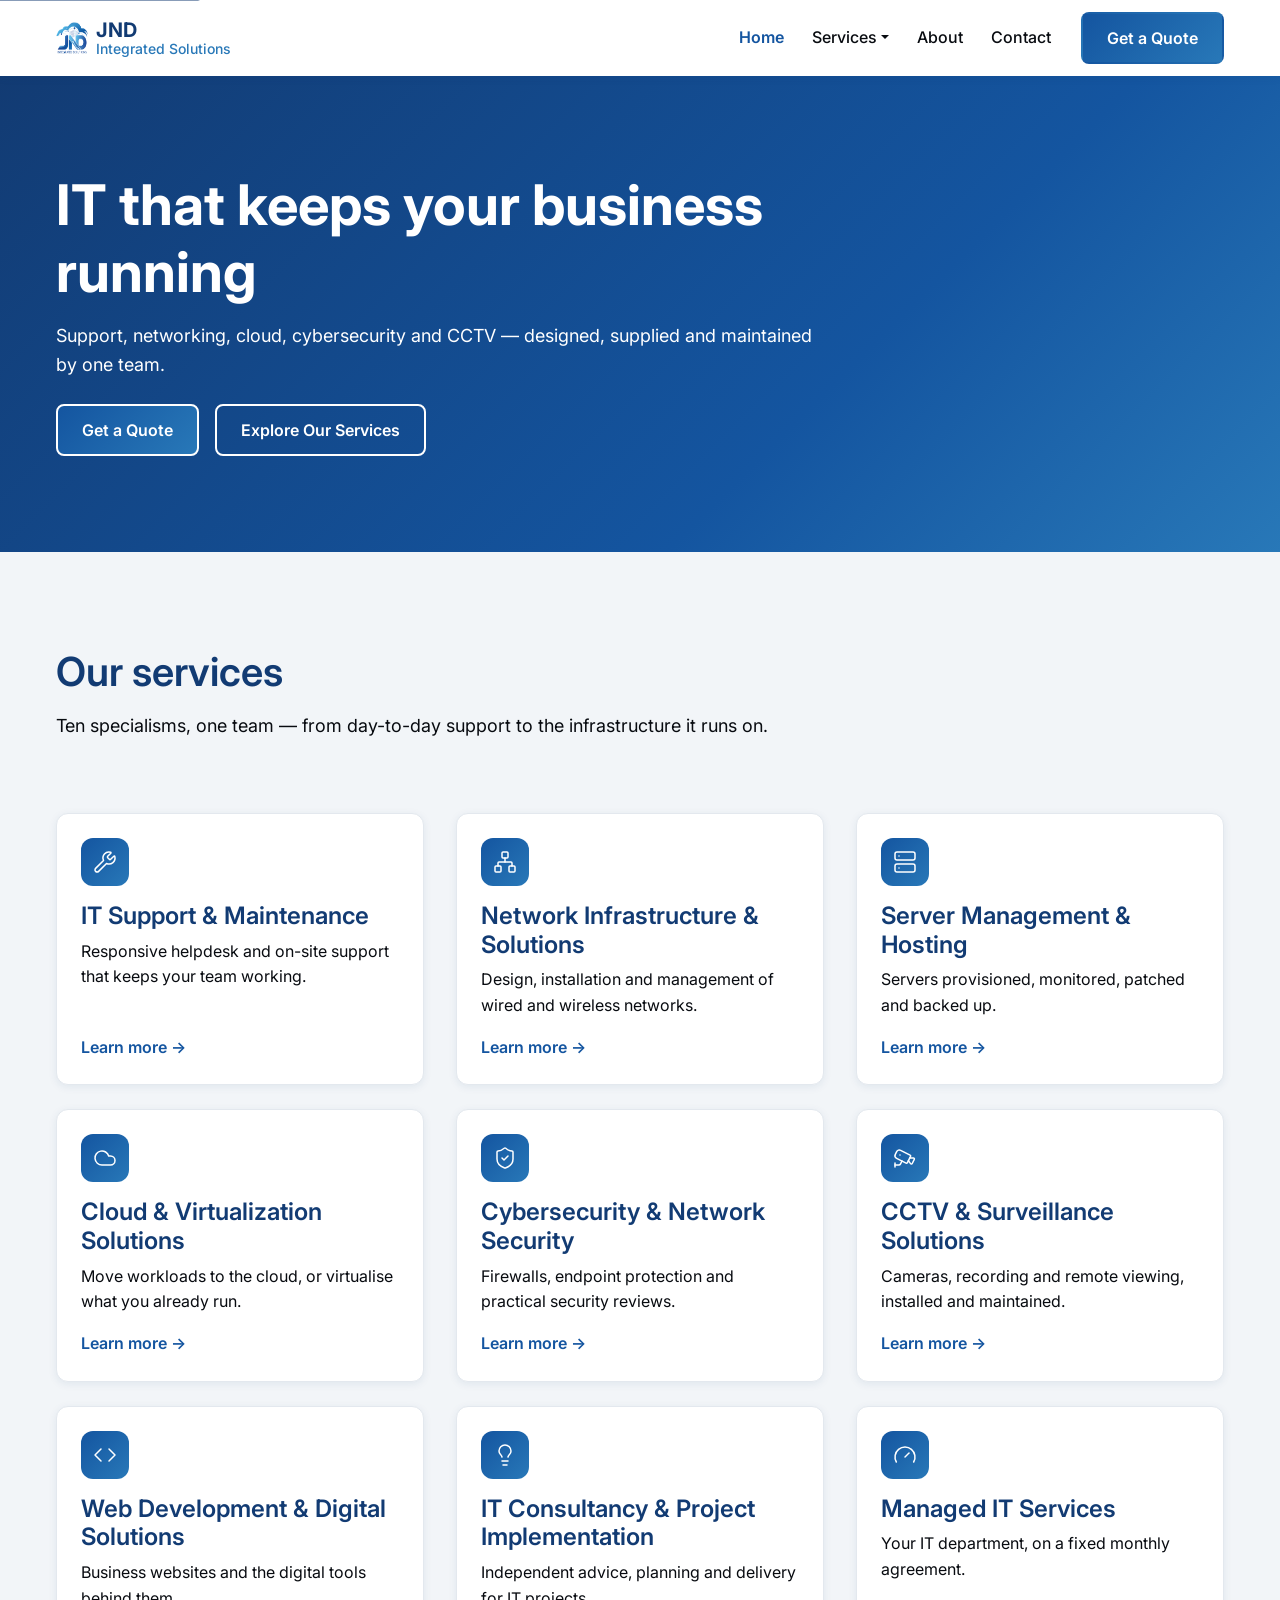
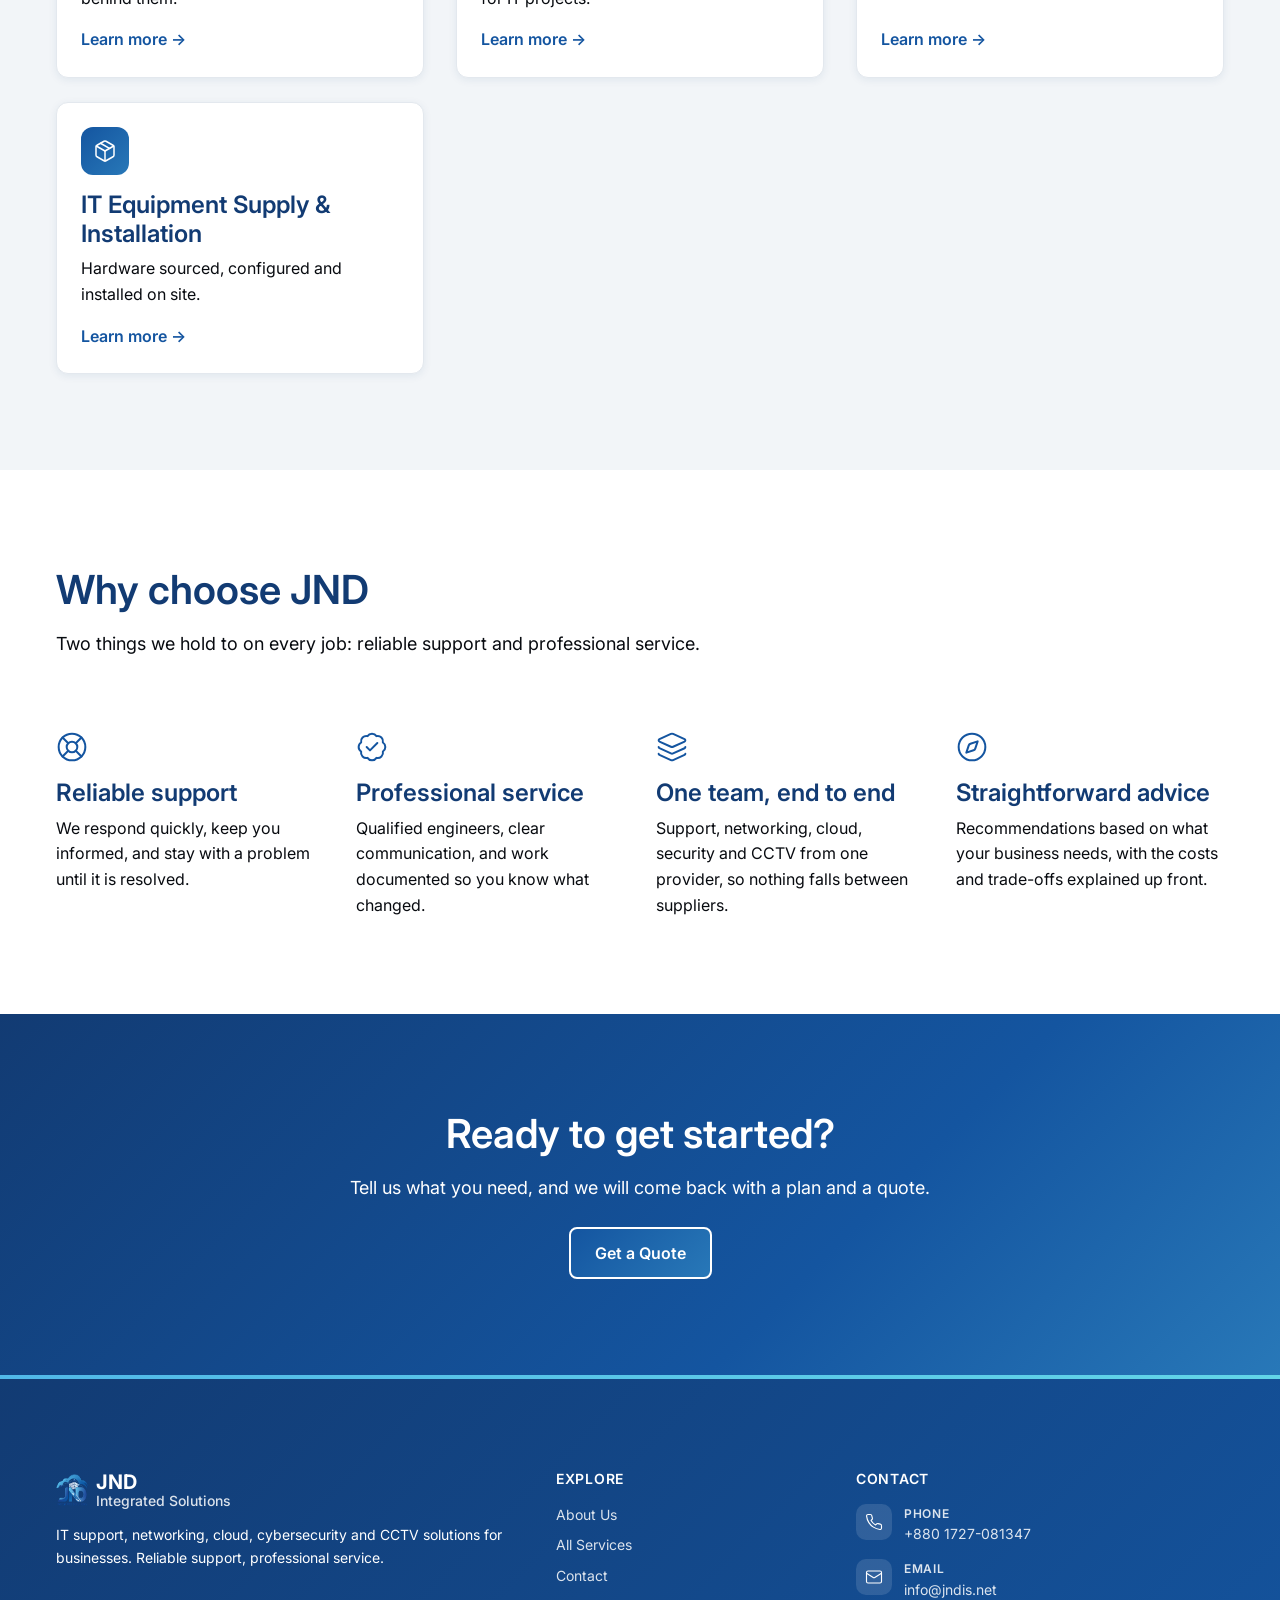
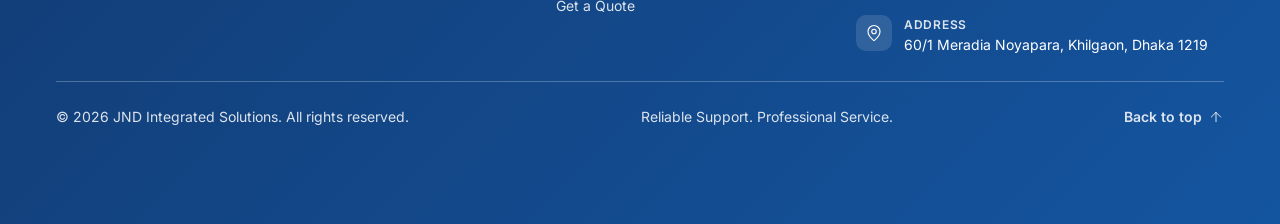
<file: index.html>
<!DOCTYPE html>
<html lang="en">
<head>
  <meta charset="UTF-8">
  <meta name="viewport" content="width=device-width, initial-scale=1">

  <!--
    BASE TEMPLATE (TASK-005)
    Every page starts from this head. Nothing is pending: the per-page title and
    description, the canonical URL and the Open Graph share image are all in
    place, and tools/check-seo.js holds every page to that shape.
  -->
  <title>JND Integrated Solutions — IT Support &amp; Networking</title>
  <meta name="description" content="JND Integrated Solutions provides IT support, networking, cloud, cybersecurity and CCTV services for businesses. Reliable support, professional service.">

  <!-- Canonical URL (TASK-038, TASK-042): the one address a search engine
       should index for this page, absolute against the live domain. -->
  <link rel="canonical" href="https://jndis.net/">

  <!-- Colours the browser UI on mobile (address bar / tab strip) -->
  <meta name="theme-color" content="#123B73">

  <!-- Declaring an icon stops browsers probing /favicon.ico and logging a 404 -->
  <link rel="icon" type="image/svg+xml" href="assets/img/favicon.svg">

  <!-- Open Graph — controls link previews on Facebook, LinkedIn, WhatsApp, Slack -->
  <meta property="og:type" content="website">
  <meta property="og:site_name" content="JND Integrated Solutions">
  <meta property="og:locale" content="en">
  <meta property="og:url" content="https://jndis.net/">
  <meta property="og:title" content="JND Integrated Solutions — IT Support &amp; Networking">
  <meta property="og:description" content="JND Integrated Solutions provides IT support, networking, cloud, cybersecurity and CCTV services for businesses. Reliable support, professional service.">

  <!-- Share card (TASK-042): 1200x630, the size link previews are built
       for. Source and regeneration: assets/img/og-image.svg. -->
  <meta property="og:image" content="https://jndis.net/assets/img/og-image.png">
  <meta property="og:image:width" content="1200">
  <meta property="og:image:height" content="630">
  <meta property="og:image:alt" content="JND Integrated Solutions — Reliable Support. Professional Service.">

  <!-- Twitter / X. summary_large_image because the share card below is 1200x630. -->
  <meta name="twitter:card" content="summary_large_image">
  <meta name="twitter:title" content="JND Integrated Solutions — IT Support &amp; Networking">
  <meta name="twitter:description" content="JND Integrated Solutions provides IT support, networking, cloud, cybersecurity and CCTV services for businesses. Reliable support, professional service.">
  <meta name="twitter:image" content="https://jndis.net/assets/img/og-image.png">
  <meta name="twitter:image:alt" content="JND Integrated Solutions — Reliable Support. Professional Service.">

  <!-- Inter — brand typeface (DESIGN.md: 400/500/600/700) -->
  <link rel="preconnect" href="https://fonts.googleapis.com">
  <link rel="preconnect" href="https://fonts.gstatic.com" crossorigin>
  <link rel="stylesheet" href="https://fonts.googleapis.com/css2?family=Inter:wght@400;500;600;700&display=swap">

  <!-- Bootstrap 5.3.8 — base styles (must load before assets/css/jnd.css) -->
  <link rel="stylesheet" href="https://cdn.jsdelivr.net/npm/bootstrap@5.3.8/dist/css/bootstrap.min.css">

  <!-- JND brand layer — tokens, type scale, gradients, button/card overrides -->
  <link rel="stylesheet" href="assets/css/jnd.css">

  <!-- Scroll reveal hook. This has to run before the first paint: it puts
       .js-reveal on the root element, which is what lets jnd.css section 11
       hide [data-reveal] elements. Doing this from reveal.js instead would let
       the page paint normally and then hide itself, which flashes.

       With JavaScript unavailable the class is never set and nothing is ever
       hidden. The timer is the failsafe: if reveal.js never runs — a 404, a
       syntax error, a blocked request — the class is dropped after 3s and
       every band is simply visible. Losing the animation is acceptable.
       Losing the content is not. -->
  <script>
    (function () {
      var root = document.documentElement;
      root.classList.add('js-reveal');
      window.__jndRevealFailsafe = window.setTimeout(function () {
        root.classList.remove('js-reveal');
      }, 3000);
    }());
  </script>

  <!-- Bootstrap 5.3.8 bundle (Popper + Bootstrap) for dropdowns, collapse, etc. -->
  <script defer src="https://cdn.jsdelivr.net/npm/bootstrap@5.3.8/dist/js/bootstrap.bundle.min.js"></script>

  <!-- Mobile menu behaviour. Deferred scripts run in document order, so the
       bundle above is guaranteed to have executed first. -->
  <script defer src="assets/js/nav.js"></script>

  <!-- Copyright year in the footer -->
  <script defer src="assets/js/footer.js"></script>

  <!-- Scroll reveal: fades [data-reveal] elements up as they enter the viewport -->
  <script defer src="assets/js/reveal.js"></script>
</head>
<body>

  <!-- First focusable element on the page: lets keyboard users bypass the nav -->
  <a class="skip-link" href="#main">Skip to main content</a>

  <!-- ==========================================================================
       BEGIN shared header
       Keep this block identical on every page. The ONLY per-page difference is
       the active nav link (class="active" plus aria-current="page").
       Edit here, then copy to every other page.
       Check for drift:  node tools/check-shared.js
       ========================================================================== -->
  <header class="site-header sticky-top">
    <nav class="navbar navbar-expand-lg" aria-label="Main">
      <div class="container">

        <!-- Wordmark. The mark is decorative (alt=""), the text carries the name. -->
        <a class="navbar-brand d-flex align-items-center gap-2" href="index.html">
          <img src="assets/img/logo.png" alt="" width="32" height="32" class="d-block" decoding="async">
          <span class="d-flex flex-column">
            <span class="site-brand-name">JND</span>
            <span class="site-brand-tagline">Integrated Solutions</span>
          </span>
        </a>

        <button class="navbar-toggler" type="button"
                data-bs-toggle="collapse" data-bs-target="#primaryNav"
                aria-controls="primaryNav" aria-expanded="false"
                aria-label="Toggle navigation">
          <span class="navbar-toggler-icon"></span>
        </button>

        <div class="collapse navbar-collapse" id="primaryNav">
          <ul class="navbar-nav ms-auto align-items-lg-center">

            <li class="nav-item">
              <a class="nav-link active" aria-current="page" href="index.html">Home</a>
            </li>

            <li class="nav-item dropdown">
              <!--
                An anchor (not a button) so that if the CDN JS ever fails to load,
                clicking still navigates to the services hub instead of doing nothing.
                With JS active the click toggles the menu, so "All services" below
                provides the keyboard route to that hub page.
              -->
              <a class="nav-link dropdown-toggle" href="services/index.html" role="button"
                 data-bs-toggle="dropdown" aria-expanded="false">Services</a>

              <ul class="dropdown-menu">
                <li><a class="dropdown-item" href="services/it-support-maintenance.html">IT Support &amp; Maintenance</a></li>
                <li><a class="dropdown-item" href="services/network-infrastructure.html">Network Infrastructure &amp; Solutions</a></li>
                <li><a class="dropdown-item" href="services/server-management-hosting.html">Server Management &amp; Hosting</a></li>
                <li><a class="dropdown-item" href="services/cloud-virtualization.html">Cloud &amp; Virtualization Solutions</a></li>
                <li><a class="dropdown-item" href="services/cybersecurity.html">Cybersecurity &amp; Network Security</a></li>
                <li><a class="dropdown-item" href="services/cctv-surveillance.html">CCTV &amp; Surveillance Solutions</a></li>
                <li><a class="dropdown-item" href="services/web-development.html">Web Development &amp; Digital Solutions</a></li>
                <li><a class="dropdown-item" href="services/it-consultancy.html">IT Consultancy &amp; Project Implementation</a></li>
                <li><a class="dropdown-item" href="services/managed-it-services.html">Managed IT Services</a></li>
                <li><a class="dropdown-item" href="services/equipment-supply-installation.html">IT Equipment Supply &amp; Installation</a></li>
                <li><hr class="dropdown-divider"></li>
                <li><a class="dropdown-item fw-semibold" href="services/index.html">All services &rarr;</a></li>
              </ul>
            </li>

            <li class="nav-item"><a class="nav-link" href="about.html">About</a></li>
            <li class="nav-item"><a class="nav-link" href="contact.html">Contact</a></li>

            <li class="nav-item nav-cta">
              <a class="btn btn-primary" href="contact.html">Get a Quote</a>
            </li>

          </ul>
        </div>

      </div>
    </nav>
  </header>
  <!-- END shared header ====================================================== -->

  <!-- tabindex="-1" lets the skip link move focus here, not just scroll to it -->
  <main id="main" tabindex="-1">

    <!-- =================================================================
         HERO (TASK-011)
         Composed entirely from documented components: .section for rhythm,
         .bg-grad-modern for the brand sweep, .text-white for the paragraph.
         The <h1> whitens itself via the gradient's --bs-heading-color token.

         The headline and lead are DRAFT COPY, written to be replaced with
         the client's own wording.
         ================================================================= -->
    <section class="section bg-grad-modern text-white">
      <div class="container">
        <div class="row">
          <div class="col-12 col-lg-8">

            <h1 class="mb-3">IT that keeps your business running</h1>

            <p class="lead mb-4">
              Support, networking, cloud, cybersecurity and CCTV &mdash; designed,
              supplied and maintained by one team.
            </p>

            <div class="d-flex flex-wrap gap-3">
              <a class="btn btn-primary" href="contact.html">Get a Quote</a>
              <a class="btn btn-outline-light" href="services/index.html">Explore Our Services</a>
            </div>

          </div>
        </div>
      </div>
    </section>

    <!-- =================================================================
         SERVICES OVERVIEW (TASK-012)
         Cards follow DESIGN.md: .card.h-100 on a .bg-surface band, 48px icon
         tile, H3, short description, and "Learn more" pinned to the bottom
         with mt-auto. On Surface a card is White by default.

         Service names, order and filenames come from the single source of
         truth in docs/TASKS.md. Card descriptions are DRAFT copy.

         Each link carries an aria-label because "Learn more" repeats ten
         times; without it a screen reader hears the same link ten times over.
         The label starts with the visible wording, so Label-in-Name holds.

         Icons are inlined Lucide 1.59.0 (ISC) — see jnd.css section 10.
         ================================================================= -->
    <section class="section bg-surface" aria-labelledby="services-heading">
      <div class="container">

        <div class="row">
          <div class="col-12 col-lg-8" data-reveal>
            <h2 id="services-heading" class="mb-3">Our services</h2>
            <p class="lead mb-0">
              Ten specialisms, one team &mdash; from day-to-day support to the
              infrastructure it runs on.
            </p>
          </div>
        </div>

        <div class="row g-4 mt-5">

          <div class="col-12 col-md-6 col-lg-4" data-reveal>
            <div class="card h-100">
              <div class="card-body d-flex flex-column">
                <div class="card-icon mb-3" aria-hidden="true">
                  <svg class="icon" width="24" height="24" viewBox="0 0 24 24"><path d="M14.7 6.3a1 1 0 0 0 0 1.4l1.6 1.6a1 1 0 0 0 1.4 0l3.106-3.105c.32-.322.863-.22.983.218a6 6 0 0 1-8.259 7.057l-7.91 7.91a1 1 0 0 1-2.999-3l7.91-7.91a6 6 0 0 1 7.057-8.259c.438.12.54.662.219.984z"/></svg>
                </div>
                <h3 class="mb-2">IT Support &amp; Maintenance</h3>
                <p class="mb-3">Responsive helpdesk and on-site support that keeps your team working.</p>
                <a class="card-link mt-auto" href="services/it-support-maintenance.html"
                   aria-label="Learn more about IT Support &amp; Maintenance">Learn more &rarr;</a>
              </div>
            </div>
          </div>

          <div class="col-12 col-md-6 col-lg-4" data-reveal>
            <div class="card h-100">
              <div class="card-body d-flex flex-column">
                <div class="card-icon mb-3" aria-hidden="true">
                  <svg class="icon" width="24" height="24" viewBox="0 0 24 24"><rect x="16" y="16" width="6" height="6" rx="1"/><rect x="2" y="16" width="6" height="6" rx="1"/><rect x="9" y="2" width="6" height="6" rx="1"/><path d="M5 16v-3a1 1 0 0 1 1-1h12a1 1 0 0 1 1 1v3"/><path d="M12 12V8"/></svg>
                </div>
                <h3 class="mb-2">Network Infrastructure &amp; Solutions</h3>
                <p class="mb-3">Design, installation and management of wired and wireless networks.</p>
                <a class="card-link mt-auto" href="services/network-infrastructure.html"
                   aria-label="Learn more about Network Infrastructure &amp; Solutions">Learn more &rarr;</a>
              </div>
            </div>
          </div>

          <div class="col-12 col-md-6 col-lg-4" data-reveal>
            <div class="card h-100">
              <div class="card-body d-flex flex-column">
                <div class="card-icon mb-3" aria-hidden="true">
                  <svg class="icon" width="24" height="24" viewBox="0 0 24 24"><rect width="20" height="8" x="2" y="2" rx="2" ry="2"/><rect width="20" height="8" x="2" y="14" rx="2" ry="2"/><line x1="6" x2="6.01" y1="6" y2="6"/><line x1="6" x2="6.01" y1="18" y2="18"/></svg>
                </div>
                <h3 class="mb-2">Server Management &amp; Hosting</h3>
                <p class="mb-3">Servers provisioned, monitored, patched and backed up.</p>
                <a class="card-link mt-auto" href="services/server-management-hosting.html"
                   aria-label="Learn more about Server Management &amp; Hosting">Learn more &rarr;</a>
              </div>
            </div>
          </div>

          <div class="col-12 col-md-6 col-lg-4" data-reveal>
            <div class="card h-100">
              <div class="card-body d-flex flex-column">
                <div class="card-icon mb-3" aria-hidden="true">
                  <svg class="icon" width="24" height="24" viewBox="0 0 24 24"><path d="M17.5 19H9a7 7 0 1 1 6.71-9h1.79a4.5 4.5 0 1 1 0 9Z"/></svg>
                </div>
                <h3 class="mb-2">Cloud &amp; Virtualization Solutions</h3>
                <p class="mb-3">Move workloads to the cloud, or virtualise what you already run.</p>
                <a class="card-link mt-auto" href="services/cloud-virtualization.html"
                   aria-label="Learn more about Cloud &amp; Virtualization Solutions">Learn more &rarr;</a>
              </div>
            </div>
          </div>

          <div class="col-12 col-md-6 col-lg-4" data-reveal>
            <div class="card h-100">
              <div class="card-body d-flex flex-column">
                <div class="card-icon mb-3" aria-hidden="true">
                  <svg class="icon" width="24" height="24" viewBox="0 0 24 24"><path d="M20 13c0 5-3.5 7.5-7.66 8.95a1 1 0 0 1-.67-.01C7.5 20.5 4 18 4 13V6a1 1 0 0 1 1-1c2 0 4.5-1.2 6.24-2.72a1.17 1.17 0 0 1 1.52 0C14.51 3.81 17 5 19 5a1 1 0 0 1 1 1z"/><path d="m9 12 2 2 4-4"/></svg>
                </div>
                <h3 class="mb-2">Cybersecurity &amp; Network Security</h3>
                <p class="mb-3">Firewalls, endpoint protection and practical security reviews.</p>
                <a class="card-link mt-auto" href="services/cybersecurity.html"
                   aria-label="Learn more about Cybersecurity &amp; Network Security">Learn more &rarr;</a>
              </div>
            </div>
          </div>

          <div class="col-12 col-md-6 col-lg-4" data-reveal>
            <div class="card h-100">
              <div class="card-body d-flex flex-column">
                <div class="card-icon mb-3" aria-hidden="true">
                  <svg class="icon" width="24" height="24" viewBox="0 0 24 24"><path d="M16.75 12h3.632a1 1 0 0 1 .894 1.447l-2.034 4.069a1 1 0 0 1-1.708.134l-2.124-2.97"/><path d="M17.106 9.053a1 1 0 0 1 .447 1.341l-3.106 6.211a1 1 0 0 1-1.342.447L3.61 12.3a2.92 2.92 0 0 1-1.3-3.91L3.69 5.6a2.92 2.92 0 0 1 3.92-1.3z"/><path d="M2 19h3.76a2 2 0 0 0 1.8-1.1L9 15"/><path d="M2 21v-4"/><path d="M7 9h.01"/></svg>
                </div>
                <h3 class="mb-2">CCTV &amp; Surveillance Solutions</h3>
                <p class="mb-3">Cameras, recording and remote viewing, installed and maintained.</p>
                <a class="card-link mt-auto" href="services/cctv-surveillance.html"
                   aria-label="Learn more about CCTV &amp; Surveillance Solutions">Learn more &rarr;</a>
              </div>
            </div>
          </div>

          <div class="col-12 col-md-6 col-lg-4" data-reveal>
            <div class="card h-100">
              <div class="card-body d-flex flex-column">
                <div class="card-icon mb-3" aria-hidden="true">
                  <svg class="icon" width="24" height="24" viewBox="0 0 24 24"><path d="m16 18 6-6-6-6"/><path d="m8 6-6 6 6 6"/></svg>
                </div>
                <h3 class="mb-2">Web Development &amp; Digital Solutions</h3>
                <p class="mb-3">Business websites and the digital tools behind them.</p>
                <a class="card-link mt-auto" href="services/web-development.html"
                   aria-label="Learn more about Web Development &amp; Digital Solutions">Learn more &rarr;</a>
              </div>
            </div>
          </div>

          <div class="col-12 col-md-6 col-lg-4" data-reveal>
            <div class="card h-100">
              <div class="card-body d-flex flex-column">
                <div class="card-icon mb-3" aria-hidden="true">
                  <svg class="icon" width="24" height="24" viewBox="0 0 24 24"><path d="M15 14c.2-1 .7-1.7 1.5-2.5 1-.9 1.5-2.2 1.5-3.5A6 6 0 0 0 6 8c0 1 .2 2.2 1.5 3.5.7.7 1.3 1.5 1.5 2.5"/><path d="M9 18h6"/><path d="M10 22h4"/></svg>
                </div>
                <h3 class="mb-2">IT Consultancy &amp; Project Implementation</h3>
                <p class="mb-3">Independent advice, planning and delivery for IT projects.</p>
                <a class="card-link mt-auto" href="services/it-consultancy.html"
                   aria-label="Learn more about IT Consultancy &amp; Project Implementation">Learn more &rarr;</a>
              </div>
            </div>
          </div>

          <div class="col-12 col-md-6 col-lg-4" data-reveal>
            <div class="card h-100">
              <div class="card-body d-flex flex-column">
                <div class="card-icon mb-3" aria-hidden="true">
                  <svg class="icon" width="24" height="24" viewBox="0 0 24 24"><path d="m12 14 4-4"/><path d="M3.34 19a10 10 0 1 1 17.32 0"/></svg>
                </div>
                <h3 class="mb-2">Managed IT Services</h3>
                <p class="mb-3">Your IT department, on a fixed monthly agreement.</p>
                <a class="card-link mt-auto" href="services/managed-it-services.html"
                   aria-label="Learn more about Managed IT Services">Learn more &rarr;</a>
              </div>
            </div>
          </div>

          <div class="col-12 col-md-6 col-lg-4" data-reveal>
            <div class="card h-100">
              <div class="card-body d-flex flex-column">
                <div class="card-icon mb-3" aria-hidden="true">
                  <svg class="icon" width="24" height="24" viewBox="0 0 24 24"><path d="M11 21.73a2 2 0 0 0 2 0l7-4A2 2 0 0 0 21 16V8a2 2 0 0 0-1-1.73l-7-4a2 2 0 0 0-2 0l-7 4A2 2 0 0 0 3 8v8a2 2 0 0 0 1 1.73z"/><path d="M12 22V12"/><polyline points="3.29 7 12 12 20.71 7"/><path d="m7.5 4.27 9 5.15"/></svg>
                </div>
                <h3 class="mb-2">IT Equipment Supply &amp; Installation</h3>
                <p class="mb-3">Hardware sourced, configured and installed on site.</p>
                <a class="card-link mt-auto" href="services/equipment-supply-installation.html"
                   aria-label="Learn more about IT Equipment Supply &amp; Installation">Learn more &rarr;</a>
              </div>
            </div>
          </div>

        </div>
      </div>
    </section>

    <!-- =================================================================
         WHY CHOOSE JND (TASK-013)
         White band, alternating against the Surface services grid above.

         No card chrome on purpose: sitting directly under the services grid,
         cards would read as a second set of services. These are four plain
         icon-and-text columns instead.

         Built from existing pieces only — .section, .container, the Bootstrap
         grid, .icon (jnd.css section 10) and .text-primary for the icon
         colour. No new CSS.

         Feature copy is DRAFT. It describes how the business works rather
         than stating facts that could be checked — no years in business,
         client counts or response times are claimed.
         ================================================================= -->
    <section class="section" aria-labelledby="why-heading">
      <div class="container">

        <div class="row">
          <div class="col-12 col-lg-8" data-reveal>
            <h2 id="why-heading" class="mb-3">Why choose JND</h2>
            <p class="lead mb-0">
              Two things we hold to on every job: reliable support and
              professional service.
            </p>
          </div>
        </div>

        <div class="row g-4 mt-5">

          <div class="col-12 col-md-6 col-lg-3" data-reveal>
            <svg class="icon text-primary d-block mb-3" width="32" height="32" viewBox="0 0 24 24" aria-hidden="true"><circle cx="12" cy="12" r="10"/><path d="m4.93 4.93 4.24 4.24"/><path d="m14.83 9.17 4.24-4.24"/><path d="m14.83 14.83 4.24 4.24"/><path d="m9.17 14.83-4.24 4.24"/><circle cx="12" cy="12" r="4"/></svg>
            <h3 class="mb-2">Reliable support</h3>
            <p class="mb-0">We respond quickly, keep you informed, and stay with a problem until it is resolved.</p>
          </div>

          <div class="col-12 col-md-6 col-lg-3" data-reveal>
            <svg class="icon text-primary d-block mb-3" width="32" height="32" viewBox="0 0 24 24" aria-hidden="true"><path d="M3.85 8.62a4 4 0 0 1 4.78-4.77 4 4 0 0 1 6.74 0 4 4 0 0 1 4.78 4.78 4 4 0 0 1 0 6.74 4 4 0 0 1-4.77 4.78 4 4 0 0 1-6.75 0 4 4 0 0 1-4.78-4.77 4 4 0 0 1 0-6.76Z"/><path d="m16 9-5.5 5.5L8 12"/></svg>
            <h3 class="mb-2">Professional service</h3>
            <p class="mb-0">Qualified engineers, clear communication, and work documented so you know what changed.</p>
          </div>

          <div class="col-12 col-md-6 col-lg-3" data-reveal>
            <svg class="icon text-primary d-block mb-3" width="32" height="32" viewBox="0 0 24 24" aria-hidden="true"><path d="M12.83 2.18a2 2 0 0 0-1.66 0L2.6 6.08a1 1 0 0 0 0 1.83l8.58 3.91a2 2 0 0 0 1.66 0l8.58-3.9a1 1 0 0 0 0-1.83z"/><path d="M2 12a1 1 0 0 0 .58.91l8.6 3.91a2 2 0 0 0 1.65 0l8.58-3.9A1 1 0 0 0 22 12"/><path d="M2 17a1 1 0 0 0 .58.91l8.6 3.91a2 2 0 0 0 1.65 0l8.58-3.9A1 1 0 0 0 22 17"/></svg>
            <h3 class="mb-2">One team, end to end</h3>
            <p class="mb-0">Support, networking, cloud, security and CCTV from one provider, so nothing falls between suppliers.</p>
          </div>

          <div class="col-12 col-md-6 col-lg-3" data-reveal>
            <svg class="icon text-primary d-block mb-3" width="32" height="32" viewBox="0 0 24 24" aria-hidden="true"><circle cx="12" cy="12" r="10"/><path d="m16.24 7.76-1.804 5.411a2 2 0 0 1-1.265 1.265L7.76 16.24l1.804-5.411a2 2 0 0 1 1.265-1.265z"/></svg>
            <h3 class="mb-2">Straightforward advice</h3>
            <p class="mb-0">Recommendations based on what your business needs, with the costs and trade-offs explained up front.</p>
          </div>

        </div>
      </div>
    </section>

    <!-- =================================================================
         CALL TO ACTION (TASK-014)
         The second and last place the brand gradient appears. DESIGN.md
         permits it on the hero and this banner only, so it keeps its impact
         instead of becoming wallpaper.

         Centred, where the hero is left aligned, so the foot of the page does
         not simply restate the top of it.

         One button, not the hero's pair. The visitor has just scrolled past
         all ten services, so a second "explore our services" link would lead
         them back over ground they have already covered; the footer
         immediately below already carries the secondary paths.

         No new CSS: .section, .bg-grad-modern, the grid, text-center and the
         existing button classes. Copy is DRAFT.
         ================================================================= -->
    <section class="section bg-grad-modern text-white" aria-labelledby="cta-heading">
      <div class="container">

        <div class="row justify-content-center text-center">
          <div class="col-12 col-md-10 col-lg-8" data-reveal>

            <h2 id="cta-heading" class="mb-3">Ready to get started?</h2>

            <p class="lead mb-4">
              Tell us what you need, and we will come back with a plan and a quote.
            </p>

            <a class="btn btn-primary" href="contact.html">Get a Quote</a>

          </div>
        </div>

      </div>
    </section>

  </main>

  <!-- ==========================================================================
       BEGIN shared footer
       Identical on every page — there is no per-page variation at all.
       Check for drift:  node tools/check-shared.js
       ========================================================================== -->
  <footer class="section site-footer bg-grad-primary text-white">
    <div class="container">

      <div class="row g-4 g-lg-5">

        <!-- Brand -->
        <div class="col-12 col-lg-5">
          <a class="d-inline-flex align-items-center gap-2 mb-3" href="index.html">
            <img src="assets/img/logo.png" alt="" width="32" height="32" class="d-block" loading="lazy" decoding="async">
            <span class="d-flex flex-column">
              <span class="site-brand-name">JND</span>
              <span class="site-brand-tagline">Integrated Solutions</span>
            </span>
          </a>
          <p class="small mb-4">
            IT support, networking, cloud, cybersecurity and CCTV solutions for
            businesses. Reliable support, professional service.
          </p>
        </div>

        <!-- Explore -->
        <div class="col-12 col-md-6 col-lg-3">
          <h2 class="site-footer-title mb-3">Explore</h2>
          <ul class="list-unstyled mb-0 small">
            <li class="mb-2"><a href="about.html">About Us</a></li>
            <li class="mb-2"><a href="services/index.html">All Services</a></li>
            <li class="mb-2"><a href="contact.html">Contact</a></li>
            <li class="mb-0"><a href="contact.html">Get a Quote</a></li>
          </ul>
        </div>

        <!-- Contact — phone and email are live links; the address is plain text
             until there is a map to point at. -->
        <div class="col-12 col-md-6 col-lg-4">
          <h2 class="site-footer-title mb-3">Contact</h2>
          <ul class="list-unstyled footer-contact mb-0 small">
            <li>
              <span class="footer-contact-icon" aria-hidden="true">
                <svg class="icon" width="18" height="18" viewBox="0 0 24 24"><path d="M22 16.92v3a2 2 0 0 1-2.18 2 19.79 19.79 0 0 1-8.63-3.07 19.5 19.5 0 0 1-6-6 19.79 19.79 0 0 1-3.07-8.67A2 2 0 0 1 4.11 2h3a2 2 0 0 1 2 1.72 12.84 12.84 0 0 0 .7 2.81 2 2 0 0 1-.45 2.11L8.09 9.91a16 16 0 0 0 6 6l1.27-1.27a2 2 0 0 1 2.11-.45 12.84 12.84 0 0 0 2.81.7A2 2 0 0 1 22 16.92z"/></svg>
              </span>
              <span>
                <span class="footer-contact-label">Phone</span>
                <a href="tel:+8801727081347">+880 1727-081347</a>
              </span>
            </li>
            <li>
              <span class="footer-contact-icon" aria-hidden="true">
                <svg class="icon" width="18" height="18" viewBox="0 0 24 24"><rect width="20" height="16" x="2" y="4" rx="2"/><path d="m22 7-8.97 5.7a1.94 1.94 0 0 1-2.06 0L2 7"/></svg>
              </span>
              <span>
                <span class="footer-contact-label">Email</span>
                <a href="mailto:info@jndis.net">info@jndis.net</a>
              </span>
            </li>
            <li>
              <span class="footer-contact-icon" aria-hidden="true">
                <svg class="icon" width="18" height="18" viewBox="0 0 24 24"><path d="M20 10c0 4.993-5.539 10.193-7.399 11.799a1 1 0 0 1-1.202 0C9.539 20.193 4 14.993 4 10a8 8 0 0 1 16 0"/><circle cx="12" cy="10" r="3"/></svg>
              </span>
              <span>
                <span class="footer-contact-label">Address</span>
                <span>60/1 Meradia Noyapara, Khilgaon, Dhaka 1219</span>
              </span>
            </li>
          </ul>
        </div>

      </div>

      <!-- Bootstrap's <hr> inherits the footer's colour at 25% opacity, so this
           renders as a subtle white divider with no extra classes. -->
      <hr class="my-4">

      <div class="site-footer-meta d-flex flex-column flex-lg-row align-items-lg-center justify-content-between gap-3 small">
        <p class="mb-0">
          &copy; <span data-current-year>2026</span> JND Integrated Solutions. All rights reserved.
        </p>
        <p class="mb-0">Reliable Support. Professional Service.</p>
        <a class="footer-top" href="#main">
          Back to top
          <svg class="icon" width="16" height="16" viewBox="0 0 24 24" aria-hidden="true"><path d="m5 12 7-7 7 7"/><path d="M12 19V5"/></svg>
        </a>
      </div>

    </div>
  </footer>
  <!-- END shared footer ====================================================== -->

</body>
</html>
</file>
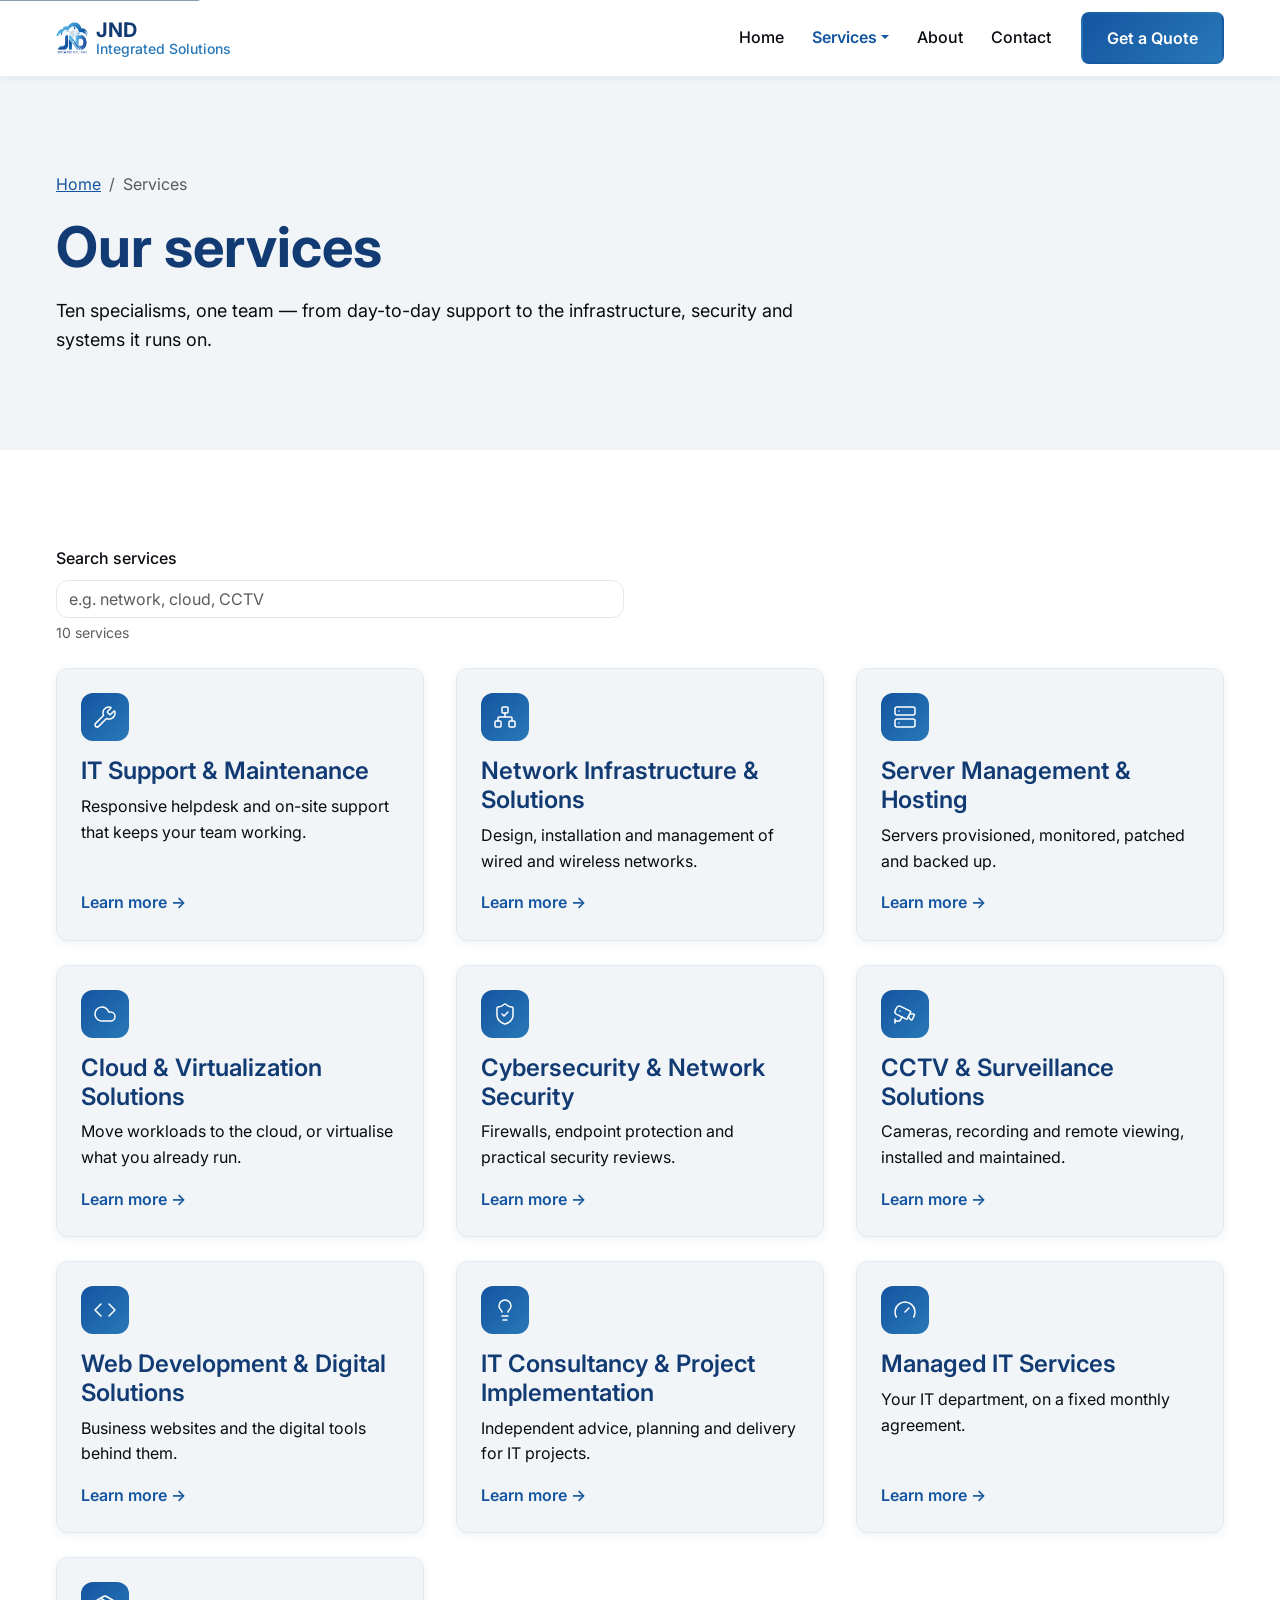
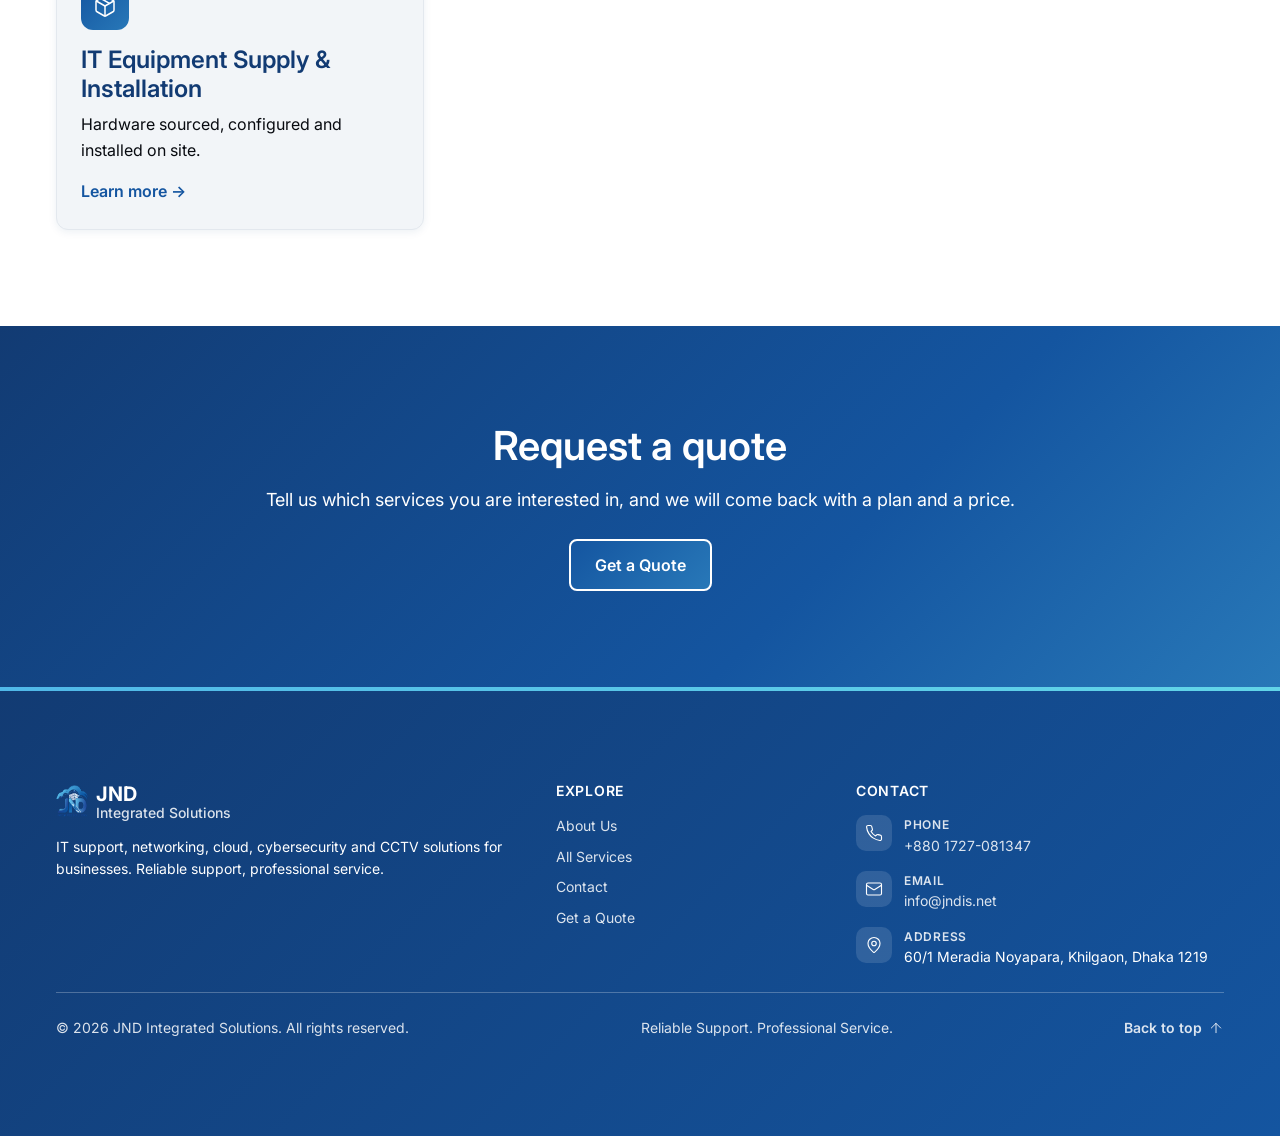
<file: services/index.html>
<!DOCTYPE html>
<html lang="en">
<head>
  <meta charset="UTF-8">
  <meta name="viewport" content="width=device-width, initial-scale=1">

  <!--
    BASE TEMPLATE (TASK-005)
    Every page starts from this head.

    This page lives in services/, one level below the root, so every asset and
    page link is written ../ (or, for its own sub-services, with no directory
    at all). tools/check-shared.js resolves those before comparing, so the
    shared blocks are still checked link-for-link against the root pages.

    The head is complete: title, description, canonical and share image are
    all in place, and tools/check-seo.js holds this page to that shape.
  -->
  <title>Our Services — JND Integrated Solutions</title>
  <meta name="description" content="IT support, networking, servers, cloud, cybersecurity, CCTV, web development, consultancy, managed IT and equipment supply from JND Integrated Solutions.">

  <!-- Canonical URL (TASK-038, TASK-042): the one address a search engine
       should index for this page, absolute against the live domain. -->
  <link rel="canonical" href="https://jndis.net/services/index.html">

  <!-- Colours the browser UI on mobile (address bar / tab strip) -->
  <meta name="theme-color" content="#123B73">

  <!-- Declaring an icon stops browsers probing /favicon.ico and logging a 404 -->
  <link rel="icon" type="image/svg+xml" href="../assets/img/favicon.svg">

  <!-- Open Graph — controls link previews on Facebook, LinkedIn, WhatsApp, Slack -->
  <meta property="og:type" content="website">
  <meta property="og:site_name" content="JND Integrated Solutions">
  <meta property="og:locale" content="en">
  <meta property="og:url" content="https://jndis.net/services/index.html">
  <meta property="og:title" content="Our Services — JND Integrated Solutions">
  <meta property="og:description" content="IT support, networking, servers, cloud, cybersecurity, CCTV, web development, consultancy, managed IT and equipment supply.">

  <!-- Share card (TASK-042): 1200x630, the size link previews are built
       for. Source and regeneration: assets/img/og-image.svg. -->
  <meta property="og:image" content="https://jndis.net/assets/img/og-image.png">
  <meta property="og:image:width" content="1200">
  <meta property="og:image:height" content="630">
  <meta property="og:image:alt" content="JND Integrated Solutions — Reliable Support. Professional Service.">

  <!-- Twitter / X. summary_large_image because the share card below is 1200x630. -->
  <meta name="twitter:card" content="summary_large_image">
  <meta name="twitter:title" content="Our Services — JND Integrated Solutions">
  <meta name="twitter:description" content="IT support, networking, servers, cloud, cybersecurity, CCTV, web development, consultancy, managed IT and equipment supply.">
  <meta name="twitter:image" content="https://jndis.net/assets/img/og-image.png">
  <meta name="twitter:image:alt" content="JND Integrated Solutions — Reliable Support. Professional Service.">

  <!-- Inter — brand typeface (DESIGN.md: 400/500/600/700) -->
  <link rel="preconnect" href="https://fonts.googleapis.com">
  <link rel="preconnect" href="https://fonts.gstatic.com" crossorigin>
  <link rel="stylesheet" href="https://fonts.googleapis.com/css2?family=Inter:wght@400;500;600;700&display=swap">

  <!-- Bootstrap 5.3.8 — base styles (must load before assets/css/jnd.css) -->
  <link rel="stylesheet" href="https://cdn.jsdelivr.net/npm/bootstrap@5.3.8/dist/css/bootstrap.min.css">

  <!-- JND brand layer — tokens, type scale, gradients, button/card overrides -->
  <link rel="stylesheet" href="../assets/css/jnd.css">

  <!-- Scroll reveal hook. This has to run before the first paint: it puts
       .js-reveal on the root element, which is what lets jnd.css section 11
       hide [data-reveal] elements. Doing this from reveal.js instead would let
       the page paint normally and then hide itself, which flashes.

       With JavaScript unavailable the class is never set and nothing is ever
       hidden. The timer is the failsafe: if reveal.js never runs — a 404, a
       syntax error, a blocked request — the class is dropped after 3s and
       every band is simply visible. Losing the animation is acceptable.
       Losing the content is not. -->
  <script>
    (function () {
      var root = document.documentElement;
      root.classList.add('js-reveal');
      window.__jndRevealFailsafe = window.setTimeout(function () {
        root.classList.remove('js-reveal');
      }, 3000);
    }());
  </script>

  <!-- Bootstrap 5.3.8 bundle (Popper + Bootstrap) for dropdowns, collapse, etc. -->
  <script defer src="https://cdn.jsdelivr.net/npm/bootstrap@5.3.8/dist/js/bootstrap.bundle.min.js"></script>

  <!-- Mobile menu behaviour. Deferred scripts run in document order, so the
       bundle above is guaranteed to have executed first. -->
  <script defer src="../assets/js/nav.js"></script>

  <!-- Copyright year in the footer -->
  <script defer src="../assets/js/footer.js"></script>

  <!-- Scroll reveal: fades [data-reveal] elements up as they enter the viewport -->
  <script defer src="../assets/js/reveal.js"></script>

  <!-- Service search/filter for the grid below. Unrelated to the reveal, so it
       loads independently: if it never runs the search box stays hidden and the
       full list of services is still on the page. -->
  <script defer src="../assets/js/services-filter.js"></script>
</head>
<body>

  <!-- First focusable element on the page: lets keyboard users bypass the nav -->
  <a class="skip-link" href="#main">Skip to main content</a>

  <!-- ==========================================================================
       BEGIN shared header
       Keep this block identical on every page. The ONLY per-page difference is
       the active nav link (class="active" plus aria-current="page").
       Edit here, then copy to every other page.
       Check for drift:  node tools/check-shared.js
       ========================================================================== -->
  <header class="site-header sticky-top">
    <nav class="navbar navbar-expand-lg" aria-label="Main">
      <div class="container">

        <!-- Wordmark. The mark is decorative (alt=""), the text carries the name. -->
        <a class="navbar-brand d-flex align-items-center gap-2" href="../index.html">
          <img src="../assets/img/logo.png" alt="" width="32" height="32" class="d-block" decoding="async">
          <span class="d-flex flex-column">
            <span class="site-brand-name">JND</span>
            <span class="site-brand-tagline">Integrated Solutions</span>
          </span>
        </a>

        <button class="navbar-toggler" type="button"
                data-bs-toggle="collapse" data-bs-target="#primaryNav"
                aria-controls="primaryNav" aria-expanded="false"
                aria-label="Toggle navigation">
          <span class="navbar-toggler-icon"></span>
        </button>

        <div class="collapse navbar-collapse" id="primaryNav">
          <ul class="navbar-nav ms-auto align-items-lg-center">

            <li class="nav-item">
              <a class="nav-link" href="../index.html">Home</a>
            </li>

            <li class="nav-item dropdown">
              <!--
                An anchor (not a button) so that if the CDN JS ever fails to load,
                clicking still navigates to the services hub instead of doing nothing.
                With JS active the click toggles the menu, so "All services" below
                provides the keyboard route to that hub page.
              -->
              <a class="nav-link dropdown-toggle active" href="index.html" role="button"
                 aria-current="page" data-bs-toggle="dropdown" aria-expanded="false">Services</a>

              <ul class="dropdown-menu">
                <li><a class="dropdown-item" href="it-support-maintenance.html">IT Support &amp; Maintenance</a></li>
                <li><a class="dropdown-item" href="network-infrastructure.html">Network Infrastructure &amp; Solutions</a></li>
                <li><a class="dropdown-item" href="server-management-hosting.html">Server Management &amp; Hosting</a></li>
                <li><a class="dropdown-item" href="cloud-virtualization.html">Cloud &amp; Virtualization Solutions</a></li>
                <li><a class="dropdown-item" href="cybersecurity.html">Cybersecurity &amp; Network Security</a></li>
                <li><a class="dropdown-item" href="cctv-surveillance.html">CCTV &amp; Surveillance Solutions</a></li>
                <li><a class="dropdown-item" href="web-development.html">Web Development &amp; Digital Solutions</a></li>
                <li><a class="dropdown-item" href="it-consultancy.html">IT Consultancy &amp; Project Implementation</a></li>
                <li><a class="dropdown-item" href="managed-it-services.html">Managed IT Services</a></li>
                <li><a class="dropdown-item" href="equipment-supply-installation.html">IT Equipment Supply &amp; Installation</a></li>
                <li><hr class="dropdown-divider"></li>
                <li><a class="dropdown-item fw-semibold" href="index.html">All services &rarr;</a></li>
              </ul>
            </li>

            <li class="nav-item"><a class="nav-link" href="../about.html">About</a></li>
            <li class="nav-item"><a class="nav-link" href="../contact.html">Contact</a></li>

            <li class="nav-item nav-cta">
              <a class="btn btn-primary" href="../contact.html">Get a Quote</a>
            </li>

          </ul>
        </div>

      </div>
    </nav>
  </header>
  <!-- END shared header ====================================================== -->

  <!-- tabindex="-1" lets the skip link move focus here, not just scroll to it -->
  <main id="main" tabindex="-1">

    <!-- =================================================================
         PAGE HEADER + BREADCRUMB (TASK-016)
         Interior pages open on a Surface band rather than the home page's
         gradient hero: the gradient marks the front door, and repeating it
         on every page would make it wallpaper. Surface also means the
         breadcrumb and the navy H1 use Bootstrap's own colours, so this
         band needs no new CSS.

         The breadcrumb mirrors the URL (Home > Services) and makes the
         page's place in the site obvious. "Home" links to the root page;
         the current item is plain text with aria-current="page".
         ================================================================= -->
    <section class="section bg-surface">
      <div class="container">

        <nav aria-label="Breadcrumb">
          <ol class="breadcrumb mb-3">
            <li class="breadcrumb-item"><a href="../index.html">Home</a></li>
            <li class="breadcrumb-item active" aria-current="page">Services</li>
          </ol>
        </nav>

        <div class="row">
          <div class="col-12 col-lg-8" data-reveal>
            <h1 class="mb-3">Our services</h1>
            <p class="lead mb-0">
              Ten specialisms, one team &mdash; from day-to-day support to the
              infrastructure, security and systems it runs on.
            </p>
          </div>
        </div>

      </div>
    </section>

    <!-- =================================================================
         SERVICE LIST (TASK-017) + SEARCH (TASK-018)
         White band so the Surface cards invert against it (DESIGN.md,
         "Cards"). Names, order and filenames come from the single source
         of truth in docs/TASKS.md; the descriptions match the home page.

         No [data-reveal] on the cards, deliberately. They are filtered
         rather than only scrolled past, and a card the reveal had not yet
         shown would come back from a filter invisible. The band above and
         the strip below still animate.

         Search is progressive enhancement: the whole control ships with
         the `hidden` attribute and services-filter.js removes it. If that
         script is blocked or its CDN fails, the box never appears — no
         dead control, and the complete list is still on the page.

         Icons are inlined Lucide 1.59.0 (ISC) — see jnd.css section 10.
         ================================================================= -->
    <section class="section" aria-label="Service list">
      <div class="container">

        <div class="row mb-4" data-service-filter hidden>
          <div class="col-12 col-md-8 col-lg-6">
            <label class="form-label" for="service-search">Search services</label>
            <input class="form-control" type="search" id="service-search"
                   data-service-filter-input autocomplete="off"
                   placeholder="e.g. network, cloud, CCTV">
            <p class="form-text mb-0" id="service-search-status"
               data-service-filter-status role="status"></p>
          </div>
        </div>

        <div class="row g-4">

          <div class="col-12 col-md-6 col-lg-4" data-service-item
               data-keywords="helpdesk help desk remote maintenance break fix desktop">
            <div class="card h-100 bg-surface">
              <div class="card-body d-flex flex-column">
                <div class="card-icon mb-3" aria-hidden="true">
                  <svg class="icon" width="24" height="24" viewBox="0 0 24 24"><path d="M14.7 6.3a1 1 0 0 0 0 1.4l1.6 1.6a1 1 0 0 0 1.4 0l3.106-3.105c.32-.322.863-.22.983.218a6 6 0 0 1-8.259 7.057l-7.91 7.91a1 1 0 0 1-2.999-3l7.91-7.91a6 6 0 0 1 7.057-8.259c.438.12.54.662.219.984z"/></svg>
                </div>
                <h2 class="h3 mb-2">IT Support &amp; Maintenance</h2>
                <p class="mb-3">Responsive helpdesk and on-site support that keeps your team working.</p>
                <a class="card-link mt-auto" href="it-support-maintenance.html"
                   aria-label="Learn more about IT Support &amp; Maintenance">Learn more &rarr;</a>
              </div>
            </div>
          </div>

          <div class="col-12 col-md-6 col-lg-4" data-service-item
               data-keywords="wifi wi-fi wireless cabling routing switching lan structured">
            <div class="card h-100 bg-surface">
              <div class="card-body d-flex flex-column">
                <div class="card-icon mb-3" aria-hidden="true">
                  <svg class="icon" width="24" height="24" viewBox="0 0 24 24"><rect x="16" y="16" width="6" height="6" rx="1"/><rect x="2" y="16" width="6" height="6" rx="1"/><rect x="9" y="2" width="6" height="6" rx="1"/><path d="M5 16v-3a1 1 0 0 1 1-1h12a1 1 0 0 1 1 1v3"/><path d="M12 12V8"/></svg>
                </div>
                <h2 class="h3 mb-2">Network Infrastructure &amp; Solutions</h2>
                <p class="mb-3">Design, installation and management of wired and wireless networks.</p>
                <a class="card-link mt-auto" href="network-infrastructure.html"
                   aria-label="Learn more about Network Infrastructure &amp; Solutions">Learn more &rarr;</a>
              </div>
            </div>
          </div>

          <div class="col-12 col-md-6 col-lg-4" data-service-item
               data-keywords="servers hosting monitoring patching backup active directory">
            <div class="card h-100 bg-surface">
              <div class="card-body d-flex flex-column">
                <div class="card-icon mb-3" aria-hidden="true">
                  <svg class="icon" width="24" height="24" viewBox="0 0 24 24"><rect width="20" height="8" x="2" y="2" rx="2" ry="2"/><rect width="20" height="8" x="2" y="14" rx="2" ry="2"/><line x1="6" x2="6.01" y1="6" y2="6"/><line x1="6" x2="6.01" y1="18" y2="18"/></svg>
                </div>
                <h2 class="h3 mb-2">Server Management &amp; Hosting</h2>
                <p class="mb-3">Servers provisioned, monitored, patched and backed up.</p>
                <a class="card-link mt-auto" href="server-management-hosting.html"
                   aria-label="Learn more about Server Management &amp; Hosting">Learn more &rarr;</a>
              </div>
            </div>
          </div>

          <div class="col-12 col-md-6 col-lg-4" data-service-item
               data-keywords="cloud virtualisation virtualization vmware hyper-v azure migration">
            <div class="card h-100 bg-surface">
              <div class="card-body d-flex flex-column">
                <div class="card-icon mb-3" aria-hidden="true">
                  <svg class="icon" width="24" height="24" viewBox="0 0 24 24"><path d="M17.5 19H9a7 7 0 1 1 6.71-9h1.79a4.5 4.5 0 1 1 0 9Z"/></svg>
                </div>
                <h2 class="h3 mb-2">Cloud &amp; Virtualization Solutions</h2>
                <p class="mb-3">Move workloads to the cloud, or virtualise what you already run.</p>
                <a class="card-link mt-auto" href="cloud-virtualization.html"
                   aria-label="Learn more about Cloud &amp; Virtualization Solutions">Learn more &rarr;</a>
              </div>
            </div>
          </div>

          <div class="col-12 col-md-6 col-lg-4" data-service-item
               data-keywords="security firewall antivirus endpoint phishing ransomware audit">
            <div class="card h-100 bg-surface">
              <div class="card-body d-flex flex-column">
                <div class="card-icon mb-3" aria-hidden="true">
                  <svg class="icon" width="24" height="24" viewBox="0 0 24 24"><path d="M20 13c0 5-3.5 7.5-7.66 8.95a1 1 0 0 1-.67-.01C7.5 20.5 4 18 4 13V6a1 1 0 0 1 1-1c2 0 4.5-1.2 6.24-2.72a1.17 1.17 0 0 1 1.52 0C14.51 3.81 17 5 19 5a1 1 0 0 1 1 1z"/><path d="m9 12 2 2 4-4"/></svg>
                </div>
                <h2 class="h3 mb-2">Cybersecurity &amp; Network Security</h2>
                <p class="mb-3">Firewalls, endpoint protection and practical security reviews.</p>
                <a class="card-link mt-auto" href="cybersecurity.html"
                   aria-label="Learn more about Cybersecurity &amp; Network Security">Learn more &rarr;</a>
              </div>
            </div>
          </div>

          <div class="col-12 col-md-6 col-lg-4" data-service-item
               data-keywords="cameras camera surveillance recording remote viewing access control">
            <div class="card h-100 bg-surface">
              <div class="card-body d-flex flex-column">
                <div class="card-icon mb-3" aria-hidden="true">
                  <svg class="icon" width="24" height="24" viewBox="0 0 24 24"><path d="M16.75 12h3.632a1 1 0 0 1 .894 1.447l-2.034 4.069a1 1 0 0 1-1.708.134l-2.124-2.97"/><path d="M17.106 9.053a1 1 0 0 1 .447 1.341l-3.106 6.211a1 1 0 0 1-1.342.447L3.61 12.3a2.92 2.92 0 0 1-1.3-3.91L3.69 5.6a2.92 2.92 0 0 1 3.92-1.3z"/><path d="M2 19h3.76a2 2 0 0 0 1.8-1.1L9 15"/><path d="M2 21v-4"/><path d="M7 9h.01"/></svg>
                </div>
                <h2 class="h3 mb-2">CCTV &amp; Surveillance Solutions</h2>
                <p class="mb-3">Cameras, recording and remote viewing, installed and maintained.</p>
                <a class="card-link mt-auto" href="cctv-surveillance.html"
                   aria-label="Learn more about CCTV &amp; Surveillance Solutions">Learn more &rarr;</a>
              </div>
            </div>
          </div>

          <div class="col-12 col-md-6 col-lg-4" data-service-item
               data-keywords="website web design ecommerce seo hosting domain">
            <div class="card h-100 bg-surface">
              <div class="card-body d-flex flex-column">
                <div class="card-icon mb-3" aria-hidden="true">
                  <svg class="icon" width="24" height="24" viewBox="0 0 24 24"><path d="m16 18 6-6-6-6"/><path d="m8 6-6 6 6 6"/></svg>
                </div>
                <h2 class="h3 mb-2">Web Development &amp; Digital Solutions</h2>
                <p class="mb-3">Business websites and the digital tools behind them.</p>
                <a class="card-link mt-auto" href="web-development.html"
                   aria-label="Learn more about Web Development &amp; Digital Solutions">Learn more &rarr;</a>
              </div>
            </div>
          </div>

          <div class="col-12 col-md-6 col-lg-4" data-service-item
               data-keywords="consultancy consulting advice planning projects roadmap procurement">
            <div class="card h-100 bg-surface">
              <div class="card-body d-flex flex-column">
                <div class="card-icon mb-3" aria-hidden="true">
                  <svg class="icon" width="24" height="24" viewBox="0 0 24 24"><path d="M15 14c.2-1 .7-1.7 1.5-2.5 1-.9 1.5-2.2 1.5-3.5A6 6 0 0 0 6 8c0 1 .2 2.2 1.5 3.5.7.7 1.3 1.5 1.5 2.5"/><path d="M9 18h6"/><path d="M10 22h4"/></svg>
                </div>
                <h2 class="h3 mb-2">IT Consultancy &amp; Project Implementation</h2>
                <p class="mb-3">Independent advice, planning and delivery for IT projects.</p>
                <a class="card-link mt-auto" href="it-consultancy.html"
                   aria-label="Learn more about IT Consultancy &amp; Project Implementation">Learn more &rarr;</a>
              </div>
            </div>
          </div>

          <div class="col-12 col-md-6 col-lg-4" data-service-item
               data-keywords="managed contract retainer monthly outsourced it department proactive">
            <div class="card h-100 bg-surface">
              <div class="card-body d-flex flex-column">
                <div class="card-icon mb-3" aria-hidden="true">
                  <svg class="icon" width="24" height="24" viewBox="0 0 24 24"><path d="m12 14 4-4"/><path d="M3.34 19a10 10 0 1 1 17.32 0"/></svg>
                </div>
                <h2 class="h3 mb-2">Managed IT Services</h2>
                <p class="mb-3">Your IT department, on a fixed monthly agreement.</p>
                <a class="card-link mt-auto" href="managed-it-services.html"
                   aria-label="Learn more about Managed IT Services">Learn more &rarr;</a>
              </div>
            </div>
          </div>

          <div class="col-12 col-md-6 col-lg-4" data-service-item
               data-keywords="hardware laptops desktops supply procurement installation setup">
            <div class="card h-100 bg-surface">
              <div class="card-body d-flex flex-column">
                <div class="card-icon mb-3" aria-hidden="true">
                  <svg class="icon" width="24" height="24" viewBox="0 0 24 24"><path d="M11 21.73a2 2 0 0 0 2 0l7-4A2 2 0 0 0 21 16V8a2 2 0 0 0-1-1.73l-7-4a2 2 0 0 0-2 0l-7 4A2 2 0 0 0 3 8v8a2 2 0 0 0 1 1.73z"/><path d="M12 22V12"/><polyline points="3.29 7 12 12 20.71 7"/><path d="m7.5 4.27 9 5.15"/></svg>
                </div>
                <h2 class="h3 mb-2">IT Equipment Supply &amp; Installation</h2>
                <p class="mb-3">Hardware sourced, configured and installed on site.</p>
                <a class="card-link mt-auto" href="equipment-supply-installation.html"
                   aria-label="Learn more about IT Equipment Supply &amp; Installation">Learn more &rarr;</a>
              </div>
            </div>
          </div>

        </div>

        <!-- Empty state for the search above. Not a live region: the count is
             announced through #service-search-status, and a button inside a
             live region is read out on every update. Hidden until a search
             returns nothing. -->
        <div class="text-center py-5" data-service-empty hidden>
          <p class="lead mb-3">
            No services match &ldquo;<span data-service-term></span>&rdquo;.
          </p>
          <button class="btn btn-outline-primary" type="button" data-service-clear>
            Clear search
          </button>
        </div>

      </div>
    </section>

    <!-- =================================================================
         REQUEST A QUOTE (TASK-019)
         The page-foot call to action, the same band as the home page's CTA:
         .section, .bg-grad-modern, the grid, text-center and an existing
         button. Centred, one button, immediately above the footer, which
         already carries every secondary path.

         Copy is DRAFT.
         ================================================================= -->
    <section class="section bg-grad-modern text-white" aria-labelledby="quote-heading">
      <div class="container">

        <div class="row justify-content-center text-center">
          <div class="col-12 col-md-10 col-lg-8" data-reveal>

            <h2 id="quote-heading" class="mb-3">Request a quote</h2>

            <p class="lead mb-4">
              Tell us which services you are interested in, and we will come back
              with a plan and a price.
            </p>

            <a class="btn btn-primary" href="../contact.html">Get a Quote</a>

          </div>
        </div>

      </div>
    </section>

  </main>

  <!-- ==========================================================================
       BEGIN shared footer
       Identical on every page — there is no per-page variation at all.
       Check for drift:  node tools/check-shared.js
       ========================================================================== -->
  <footer class="section site-footer bg-grad-primary text-white">
    <div class="container">

      <div class="row g-4 g-lg-5">

        <!-- Brand -->
        <div class="col-12 col-lg-5">
          <a class="d-inline-flex align-items-center gap-2 mb-3" href="../index.html">
            <img src="../assets/img/logo.png" alt="" width="32" height="32" class="d-block" loading="lazy" decoding="async">
            <span class="d-flex flex-column">
              <span class="site-brand-name">JND</span>
              <span class="site-brand-tagline">Integrated Solutions</span>
            </span>
          </a>
          <p class="small mb-4">
            IT support, networking, cloud, cybersecurity and CCTV solutions for
            businesses. Reliable support, professional service.
          </p>
        </div>

        <!-- Explore -->
        <div class="col-12 col-md-6 col-lg-3">
          <h2 class="site-footer-title mb-3">Explore</h2>
          <ul class="list-unstyled mb-0 small">
            <li class="mb-2"><a href="../about.html">About Us</a></li>
            <li class="mb-2"><a href="../services/index.html">All Services</a></li>
            <li class="mb-2"><a href="../contact.html">Contact</a></li>
            <li class="mb-0"><a href="../contact.html">Get a Quote</a></li>
          </ul>
        </div>

        <!-- Contact — phone and email are live links; the address is plain text
             until there is a map to point at. -->
        <div class="col-12 col-md-6 col-lg-4">
          <h2 class="site-footer-title mb-3">Contact</h2>
          <ul class="list-unstyled footer-contact mb-0 small">
            <li>
              <span class="footer-contact-icon" aria-hidden="true">
                <svg class="icon" width="18" height="18" viewBox="0 0 24 24"><path d="M22 16.92v3a2 2 0 0 1-2.18 2 19.79 19.79 0 0 1-8.63-3.07 19.5 19.5 0 0 1-6-6 19.79 19.79 0 0 1-3.07-8.67A2 2 0 0 1 4.11 2h3a2 2 0 0 1 2 1.72 12.84 12.84 0 0 0 .7 2.81 2 2 0 0 1-.45 2.11L8.09 9.91a16 16 0 0 0 6 6l1.27-1.27a2 2 0 0 1 2.11-.45 12.84 12.84 0 0 0 2.81.7A2 2 0 0 1 22 16.92z"/></svg>
              </span>
              <span>
                <span class="footer-contact-label">Phone</span>
                <a href="tel:+8801727081347">+880 1727-081347</a>
              </span>
            </li>
            <li>
              <span class="footer-contact-icon" aria-hidden="true">
                <svg class="icon" width="18" height="18" viewBox="0 0 24 24"><rect width="20" height="16" x="2" y="4" rx="2"/><path d="m22 7-8.97 5.7a1.94 1.94 0 0 1-2.06 0L2 7"/></svg>
              </span>
              <span>
                <span class="footer-contact-label">Email</span>
                <a href="mailto:info@jndis.net">info@jndis.net</a>
              </span>
            </li>
            <li>
              <span class="footer-contact-icon" aria-hidden="true">
                <svg class="icon" width="18" height="18" viewBox="0 0 24 24"><path d="M20 10c0 4.993-5.539 10.193-7.399 11.799a1 1 0 0 1-1.202 0C9.539 20.193 4 14.993 4 10a8 8 0 0 1 16 0"/><circle cx="12" cy="10" r="3"/></svg>
              </span>
              <span>
                <span class="footer-contact-label">Address</span>
                <span>60/1 Meradia Noyapara, Khilgaon, Dhaka 1219</span>
              </span>
            </li>
          </ul>
        </div>

      </div>

      <!-- Bootstrap's <hr> inherits the footer's colour at 25% opacity, so this
           renders as a subtle white divider with no extra classes. -->
      <hr class="my-4">

      <div class="site-footer-meta d-flex flex-column flex-lg-row align-items-lg-center justify-content-between gap-3 small">
        <p class="mb-0">
          &copy; <span data-current-year>2026</span> JND Integrated Solutions. All rights reserved.
        </p>
        <p class="mb-0">Reliable Support. Professional Service.</p>
        <a class="footer-top" href="#main">
          Back to top
          <svg class="icon" width="16" height="16" viewBox="0 0 24 24" aria-hidden="true"><path d="m5 12 7-7 7 7"/><path d="M12 19V5"/></svg>
        </a>
      </div>

    </div>
  </footer>
  <!-- END shared footer ====================================================== -->

</body>
</html>
</file>
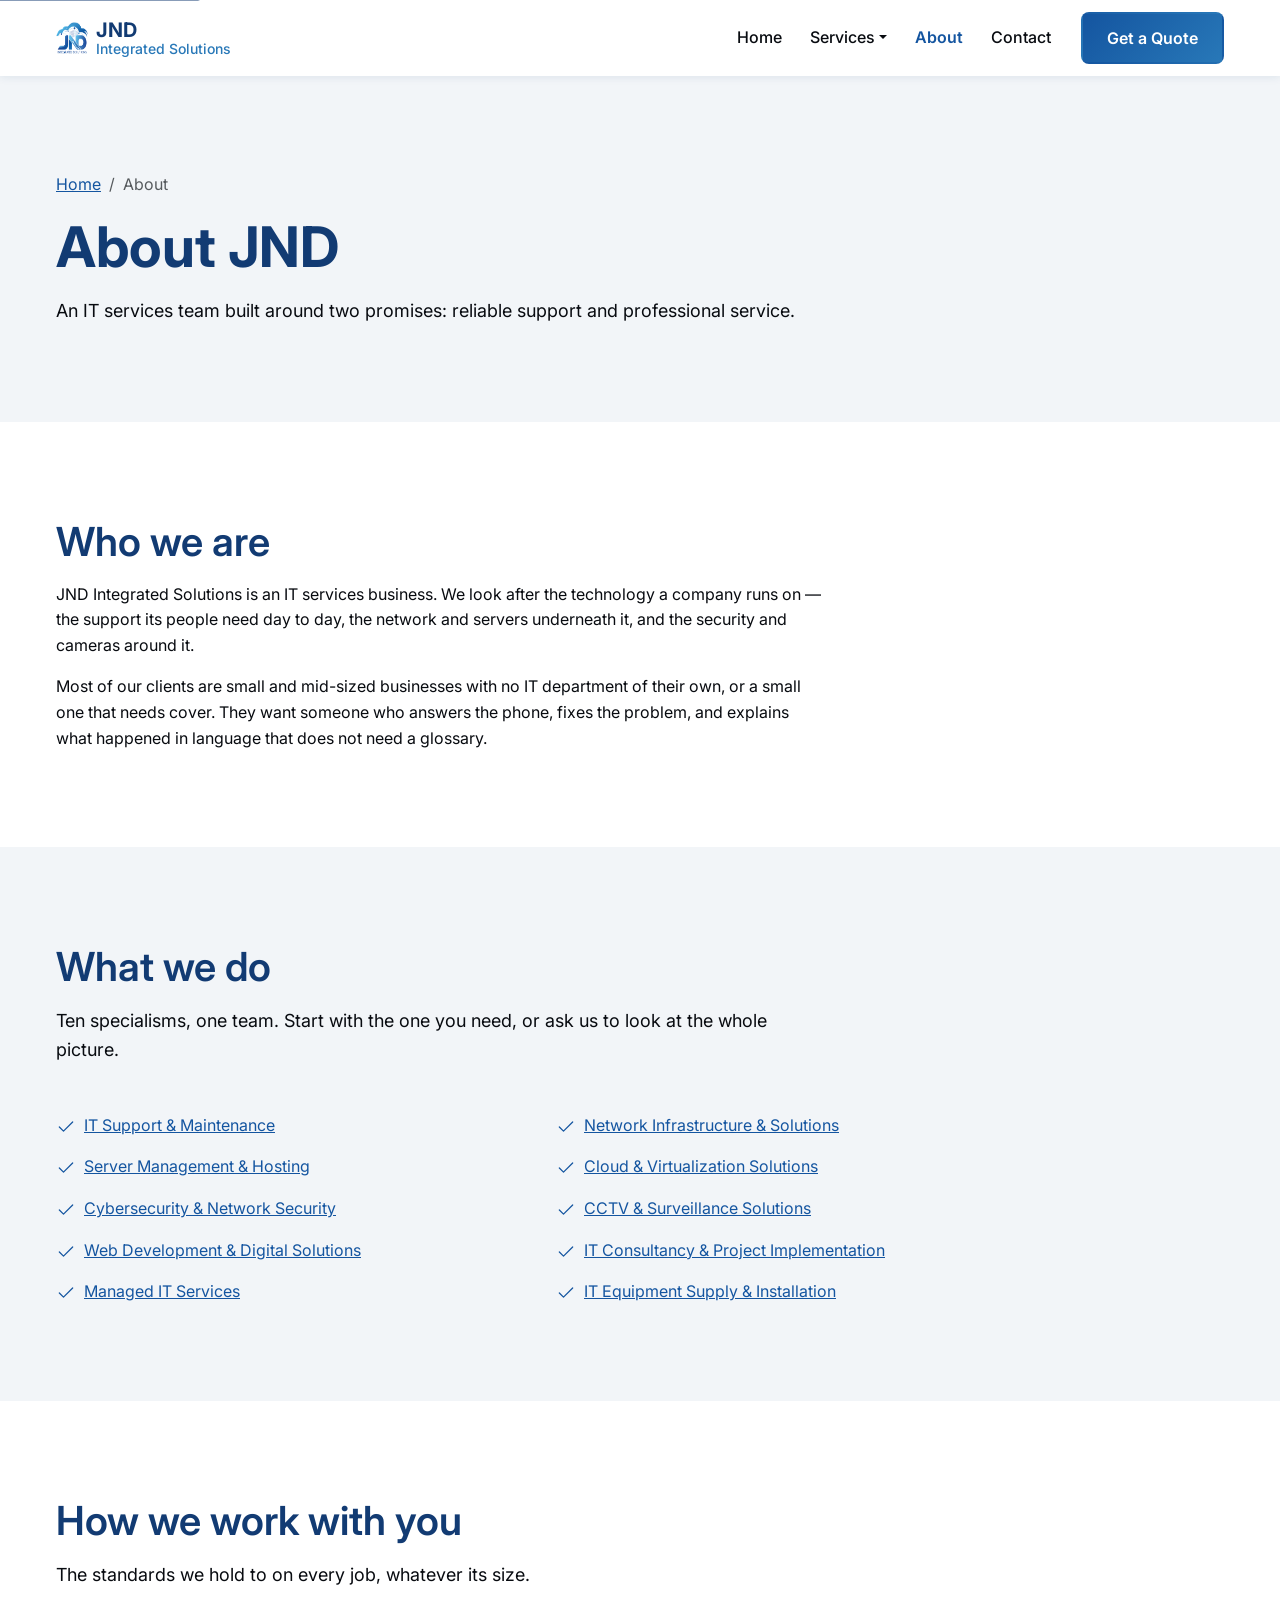
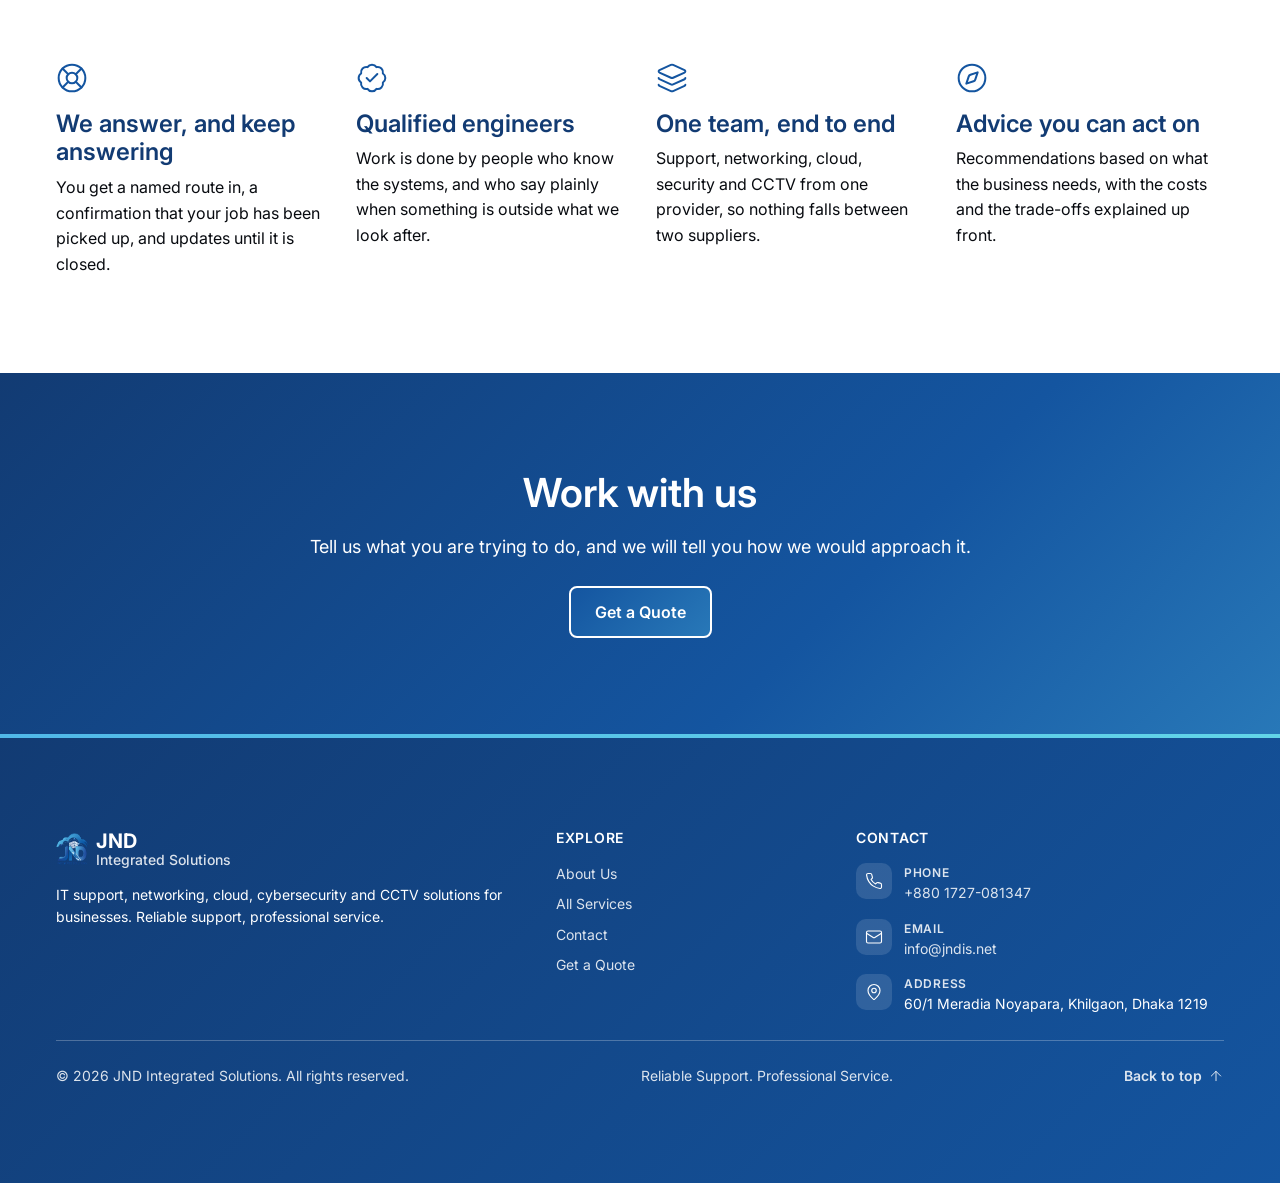
<file: about.html>
<!DOCTYPE html>
<html lang="en">
<head>
  <meta charset="UTF-8">
  <meta name="viewport" content="width=device-width, initial-scale=1">

  <!--
    BASE TEMPLATE (TASK-005)
    Every page starts from this head. Nothing is pending: the per-page title and
    description, the canonical URL and the Open Graph share image are all in
    place, and tools/check-seo.js holds every page to that shape.
  -->
  <title>About Us — JND Integrated Solutions</title>
  <meta name="description" content="Who JND Integrated Solutions are, what we do, and the standards we hold to: responsive IT support, networking, cloud, cybersecurity and CCTV for businesses.">

  <!-- Canonical URL (TASK-038, TASK-042): the one address a search engine
       should index for this page, absolute against the live domain. -->
  <link rel="canonical" href="https://jndis.net/about.html">

  <!-- Colours the browser UI on mobile (address bar / tab strip) -->
  <meta name="theme-color" content="#123B73">

  <!-- Declaring an icon stops browsers probing /favicon.ico and logging a 404 -->
  <link rel="icon" type="image/svg+xml" href="assets/img/favicon.svg">

  <!-- Open Graph — controls link previews on Facebook, LinkedIn, WhatsApp, Slack -->
  <meta property="og:type" content="website">
  <meta property="og:site_name" content="JND Integrated Solutions">
  <meta property="og:locale" content="en">
  <meta property="og:url" content="https://jndis.net/about.html">
  <meta property="og:title" content="About Us — JND Integrated Solutions">
  <meta property="og:description" content="Who we are, what we do, and the standards we hold to.">

  <!-- Share card (TASK-042): 1200x630, the size link previews are built
       for. Source and regeneration: assets/img/og-image.svg. -->
  <meta property="og:image" content="https://jndis.net/assets/img/og-image.png">
  <meta property="og:image:width" content="1200">
  <meta property="og:image:height" content="630">
  <meta property="og:image:alt" content="JND Integrated Solutions — Reliable Support. Professional Service.">

  <!-- Twitter / X. summary_large_image because the share card below is 1200x630. -->
  <meta name="twitter:card" content="summary_large_image">
  <meta name="twitter:title" content="About Us — JND Integrated Solutions">
  <meta name="twitter:description" content="Who we are, what we do, and the standards we hold to.">
  <meta name="twitter:image" content="https://jndis.net/assets/img/og-image.png">
  <meta name="twitter:image:alt" content="JND Integrated Solutions — Reliable Support. Professional Service.">

  <!-- Inter — brand typeface (DESIGN.md: 400/500/600/700) -->
  <link rel="preconnect" href="https://fonts.googleapis.com">
  <link rel="preconnect" href="https://fonts.gstatic.com" crossorigin>
  <link rel="stylesheet" href="https://fonts.googleapis.com/css2?family=Inter:wght@400;500;600;700&display=swap">

  <!-- Bootstrap 5.3.8 — base styles (must load before assets/css/jnd.css) -->
  <link rel="stylesheet" href="https://cdn.jsdelivr.net/npm/bootstrap@5.3.8/dist/css/bootstrap.min.css">

  <!-- JND brand layer — tokens, type scale, gradients, button/card overrides -->
  <link rel="stylesheet" href="assets/css/jnd.css">

  <!-- Scroll reveal hook. This has to run before the first paint: it puts
       .js-reveal on the root element, which is what lets jnd.css section 11
       hide [data-reveal] elements. Doing this from reveal.js instead would let
       the page paint normally and then hide itself, which flashes.

       With JavaScript unavailable the class is never set and nothing is ever
       hidden. The timer is the failsafe: if reveal.js never runs — a 404, a
       syntax error, a blocked request — the class is dropped after 3s and
       every band is simply visible. Losing the animation is acceptable.
       Losing the content is not. -->
  <script>
    (function () {
      var root = document.documentElement;
      root.classList.add('js-reveal');
      window.__jndRevealFailsafe = window.setTimeout(function () {
        root.classList.remove('js-reveal');
      }, 3000);
    }());
  </script>

  <!-- Bootstrap 5.3.8 bundle (Popper + Bootstrap) for dropdowns, collapse, etc. -->
  <script defer src="https://cdn.jsdelivr.net/npm/bootstrap@5.3.8/dist/js/bootstrap.bundle.min.js"></script>

  <!-- Mobile menu behaviour. Deferred scripts run in document order, so the
       bundle above is guaranteed to have executed first. -->
  <script defer src="assets/js/nav.js"></script>

  <!-- Copyright year in the footer -->
  <script defer src="assets/js/footer.js"></script>

  <!-- Scroll reveal: fades [data-reveal] elements up as they enter the viewport -->
  <script defer src="assets/js/reveal.js"></script>
</head>
<body>

  <!-- First focusable element on the page: lets keyboard users bypass the nav -->
  <a class="skip-link" href="#main">Skip to main content</a>

  <!-- ==========================================================================
       BEGIN shared header
       Keep this block identical on every page. The ONLY per-page difference is
       the active nav link (class="active" plus aria-current="page").
       Edit here, then copy to every other page.
       Check for drift:  node tools/check-shared.js
       ========================================================================== -->
  <header class="site-header sticky-top">
    <nav class="navbar navbar-expand-lg" aria-label="Main">
      <div class="container">

        <!-- Wordmark. The mark is decorative (alt=""), the text carries the name. -->
        <a class="navbar-brand d-flex align-items-center gap-2" href="index.html">
          <img src="assets/img/logo.png" alt="" width="32" height="32" class="d-block" decoding="async">
          <span class="d-flex flex-column">
            <span class="site-brand-name">JND</span>
            <span class="site-brand-tagline">Integrated Solutions</span>
          </span>
        </a>

        <button class="navbar-toggler" type="button"
                data-bs-toggle="collapse" data-bs-target="#primaryNav"
                aria-controls="primaryNav" aria-expanded="false"
                aria-label="Toggle navigation">
          <span class="navbar-toggler-icon"></span>
        </button>

        <div class="collapse navbar-collapse" id="primaryNav">
          <ul class="navbar-nav ms-auto align-items-lg-center">

            <li class="nav-item">
              <a class="nav-link" href="index.html">Home</a>
            </li>

            <li class="nav-item dropdown">
              <!--
                An anchor (not a button) so that if the CDN JS ever fails to load,
                clicking still navigates to the services hub instead of doing nothing.
                With JS active the click toggles the menu, so "All services" below
                provides the keyboard route to that hub page.
              -->
              <a class="nav-link dropdown-toggle" href="services/index.html" role="button"
                 data-bs-toggle="dropdown" aria-expanded="false">Services</a>

              <ul class="dropdown-menu">
                <li><a class="dropdown-item" href="services/it-support-maintenance.html">IT Support &amp; Maintenance</a></li>
                <li><a class="dropdown-item" href="services/network-infrastructure.html">Network Infrastructure &amp; Solutions</a></li>
                <li><a class="dropdown-item" href="services/server-management-hosting.html">Server Management &amp; Hosting</a></li>
                <li><a class="dropdown-item" href="services/cloud-virtualization.html">Cloud &amp; Virtualization Solutions</a></li>
                <li><a class="dropdown-item" href="services/cybersecurity.html">Cybersecurity &amp; Network Security</a></li>
                <li><a class="dropdown-item" href="services/cctv-surveillance.html">CCTV &amp; Surveillance Solutions</a></li>
                <li><a class="dropdown-item" href="services/web-development.html">Web Development &amp; Digital Solutions</a></li>
                <li><a class="dropdown-item" href="services/it-consultancy.html">IT Consultancy &amp; Project Implementation</a></li>
                <li><a class="dropdown-item" href="services/managed-it-services.html">Managed IT Services</a></li>
                <li><a class="dropdown-item" href="services/equipment-supply-installation.html">IT Equipment Supply &amp; Installation</a></li>
                <li><hr class="dropdown-divider"></li>
                <li><a class="dropdown-item fw-semibold" href="services/index.html">All services &rarr;</a></li>
              </ul>
            </li>

            <li class="nav-item"><a class="nav-link active" aria-current="page" href="about.html">About</a></li>
            <li class="nav-item"><a class="nav-link" href="contact.html">Contact</a></li>

            <li class="nav-item nav-cta">
              <a class="btn btn-primary" href="contact.html">Get a Quote</a>
            </li>

          </ul>
        </div>

      </div>
    </nav>
  </header>
  <!-- END shared header ====================================================== -->

  <!-- tabindex="-1" lets the skip link move focus here, not just scroll to it -->
  <main id="main" tabindex="-1">

    <!-- =================================================================
         PAGE HEADER (TASK-016)
         The same Surface band as every other interior page, with the
         breadcrumb mirroring the URL (Home > About).
         ================================================================= -->
    <section class="section bg-surface">
      <div class="container">

        <nav aria-label="Breadcrumb">
          <ol class="breadcrumb mb-3">
            <li class="breadcrumb-item"><a href="index.html">Home</a></li>
            <li class="breadcrumb-item active" aria-current="page">About</li>
          </ol>
        </nav>

        <div class="row">
          <div class="col-12 col-lg-8" data-reveal>
            <h1 class="mb-3">About JND</h1>
            <p class="lead mb-0">
              An IT services team built around two promises: reliable support
              and professional service.
            </p>
          </div>
        </div>

      </div>
    </section>

    <!-- =================================================================
         WHO WE ARE (TASK-032)
         Prose, capped at col-lg-8 so the measure stays readable. No new
         component: .section, .container and the grid already carry it.
         Copy is DRAFT, like the rest of the site.
         ================================================================= -->
    <section class="section" aria-labelledby="who-heading">
      <div class="container">

        <div class="row">
          <div class="col-12 col-lg-8" data-reveal>
            <h2 id="who-heading" class="mb-3">Who we are</h2>
            <p>
              JND Integrated Solutions is an IT services business. We look after
              the technology a company runs on &mdash; the support its people
              need day to day, the network and servers underneath it, and the
              security and cameras around it.
            </p>
            <p class="mb-0">
              Most of our clients are small and mid-sized businesses with no IT
              department of their own, or a small one that needs cover. They want
              someone who answers the phone, fixes the problem, and explains what
              happened in language that does not need a glossary.
            </p>
          </div>
        </div>

      </div>
    </section>

    <!-- =================================================================
         WHAT WE DO (TASK-032)
         The canonical service list, in canonical order, as plain links with
         a decorative tick each. It reuses the "what's included" check list
         (no new CSS) and, because every list of services is checked by
         tools/check-services.js, this copy is held to docs/TASKS.md like the
         header dropdown and the footer.
         ================================================================= -->
    <section class="section bg-surface" aria-labelledby="what-heading">
      <div class="container">

        <div class="row">
          <div class="col-12 col-lg-8" data-reveal>
            <h2 id="what-heading" class="mb-3">What we do</h2>
            <p class="lead mb-0">
              Ten specialisms, one team. Start with the one you need, or ask us
              to look at the whole picture.
            </p>
          </div>
        </div>

        <div class="row mt-5">
          <div class="col-12 col-lg-10">
            <ul class="row g-3 list-unstyled mb-0">

              <li class="col-12 col-md-6 d-flex gap-2">
                <svg class="icon text-primary flex-shrink-0 mt-1" width="20" height="20" viewBox="0 0 24 24" aria-hidden="true"><path d="M20 6 9 17l-5-5"/></svg>
                <a href="services/it-support-maintenance.html">IT Support &amp; Maintenance</a>
              </li>

              <li class="col-12 col-md-6 d-flex gap-2">
                <svg class="icon text-primary flex-shrink-0 mt-1" width="20" height="20" viewBox="0 0 24 24" aria-hidden="true"><path d="M20 6 9 17l-5-5"/></svg>
                <a href="services/network-infrastructure.html">Network Infrastructure &amp; Solutions</a>
              </li>

              <li class="col-12 col-md-6 d-flex gap-2">
                <svg class="icon text-primary flex-shrink-0 mt-1" width="20" height="20" viewBox="0 0 24 24" aria-hidden="true"><path d="M20 6 9 17l-5-5"/></svg>
                <a href="services/server-management-hosting.html">Server Management &amp; Hosting</a>
              </li>

              <li class="col-12 col-md-6 d-flex gap-2">
                <svg class="icon text-primary flex-shrink-0 mt-1" width="20" height="20" viewBox="0 0 24 24" aria-hidden="true"><path d="M20 6 9 17l-5-5"/></svg>
                <a href="services/cloud-virtualization.html">Cloud &amp; Virtualization Solutions</a>
              </li>

              <li class="col-12 col-md-6 d-flex gap-2">
                <svg class="icon text-primary flex-shrink-0 mt-1" width="20" height="20" viewBox="0 0 24 24" aria-hidden="true"><path d="M20 6 9 17l-5-5"/></svg>
                <a href="services/cybersecurity.html">Cybersecurity &amp; Network Security</a>
              </li>

              <li class="col-12 col-md-6 d-flex gap-2">
                <svg class="icon text-primary flex-shrink-0 mt-1" width="20" height="20" viewBox="0 0 24 24" aria-hidden="true"><path d="M20 6 9 17l-5-5"/></svg>
                <a href="services/cctv-surveillance.html">CCTV &amp; Surveillance Solutions</a>
              </li>

              <li class="col-12 col-md-6 d-flex gap-2">
                <svg class="icon text-primary flex-shrink-0 mt-1" width="20" height="20" viewBox="0 0 24 24" aria-hidden="true"><path d="M20 6 9 17l-5-5"/></svg>
                <a href="services/web-development.html">Web Development &amp; Digital Solutions</a>
              </li>

              <li class="col-12 col-md-6 d-flex gap-2">
                <svg class="icon text-primary flex-shrink-0 mt-1" width="20" height="20" viewBox="0 0 24 24" aria-hidden="true"><path d="M20 6 9 17l-5-5"/></svg>
                <a href="services/it-consultancy.html">IT Consultancy &amp; Project Implementation</a>
              </li>

              <li class="col-12 col-md-6 d-flex gap-2">
                <svg class="icon text-primary flex-shrink-0 mt-1" width="20" height="20" viewBox="0 0 24 24" aria-hidden="true"><path d="M20 6 9 17l-5-5"/></svg>
                <a href="services/managed-it-services.html">Managed IT Services</a>
              </li>

              <li class="col-12 col-md-6 d-flex gap-2">
                <svg class="icon text-primary flex-shrink-0 mt-1" width="20" height="20" viewBox="0 0 24 24" aria-hidden="true"><path d="M20 6 9 17l-5-5"/></svg>
                <a href="services/equipment-supply-installation.html">IT Equipment Supply &amp; Installation</a>
              </li>

            </ul>
          </div>
        </div>

      </div>
    </section>

    <!-- =================================================================
         HOW WE WORK WITH YOU (TASK-032)
         The feature-list component (DESIGN.md), four across on desktop. No
         card chrome, so it does not read as a second services grid.
         Icons are inlined Lucide (ISC) — JND DESIGN.md, "Icons and Imagery".
         ================================================================= -->
    <section class="section" aria-labelledby="standards-heading">
      <div class="container">

        <div class="row">
          <div class="col-12 col-lg-8" data-reveal>
            <h2 id="standards-heading" class="mb-3">How we work with you</h2>
            <p class="lead mb-0">
              The standards we hold to on every job, whatever its size.
            </p>
          </div>
        </div>

        <div class="row g-4 mt-5">

          <div class="col-12 col-md-6 col-lg-3" data-reveal>
            <svg class="icon text-primary d-block mb-3" width="32" height="32" viewBox="0 0 24 24" aria-hidden="true"><circle cx="12" cy="12" r="10"/><path d="m4.93 4.93 4.24 4.24"/><path d="m14.83 9.17 4.24-4.24"/><path d="m14.83 14.83 4.24 4.24"/><path d="m9.17 14.83-4.24 4.24"/><circle cx="12" cy="12" r="4"/></svg>
            <h3 class="mb-2">We answer, and keep answering</h3>
            <p class="mb-0">You get a named route in, a confirmation that your job has been picked up, and updates until it is closed.</p>
          </div>

          <div class="col-12 col-md-6 col-lg-3" data-reveal>
            <svg class="icon text-primary d-block mb-3" width="32" height="32" viewBox="0 0 24 24" aria-hidden="true"><path d="M3.85 8.62a4 4 0 0 1 4.78-4.77 4 4 0 0 1 6.74 0 4 4 0 0 1 4.78 4.78 4 4 0 0 1 0 6.74 4 4 0 0 1-4.77 4.78 4 4 0 0 1-6.75 0 4 4 0 0 1-4.78-4.77 4 4 0 0 1 0-6.76Z"/><path d="m16 9-5.5 5.5L8 12"/></svg>
            <h3 class="mb-2">Qualified engineers</h3>
            <p class="mb-0">Work is done by people who know the systems, and who say plainly when something is outside what we look after.</p>
          </div>

          <div class="col-12 col-md-6 col-lg-3" data-reveal>
            <svg class="icon text-primary d-block mb-3" width="32" height="32" viewBox="0 0 24 24" aria-hidden="true"><path d="M12.83 2.18a2 2 0 0 0-1.66 0L2.6 6.08a1 1 0 0 0 0 1.83l8.58 3.91a2 2 0 0 0 1.66 0l8.58-3.9a1 1 0 0 0 0-1.83z"/><path d="M2 12a1 1 0 0 0 .58.91l8.6 3.91a2 2 0 0 0 1.65 0l8.58-3.9A1 1 0 0 0 22 12"/><path d="M2 17a1 1 0 0 0 .58.91l8.6 3.91a2 2 0 0 0 1.65 0l8.58-3.9A1 1 0 0 0 22 17"/></svg>
            <h3 class="mb-2">One team, end to end</h3>
            <p class="mb-0">Support, networking, cloud, security and CCTV from one provider, so nothing falls between two suppliers.</p>
          </div>

          <div class="col-12 col-md-6 col-lg-3" data-reveal>
            <svg class="icon text-primary d-block mb-3" width="32" height="32" viewBox="0 0 24 24" aria-hidden="true"><circle cx="12" cy="12" r="10"/><path d="m16.24 7.76-1.804 5.411a2 2 0 0 1-1.265 1.265L7.76 16.24l1.804-5.411a2 2 0 0 1 1.265-1.265z"/></svg>
            <h3 class="mb-2">Advice you can act on</h3>
            <p class="mb-0">Recommendations based on what the business needs, with the costs and the trade-offs explained up front.</p>
          </div>

        </div>

      </div>
    </section>

    <!-- =================================================================
         CALL TO ACTION
         The page-foot CTA band, the same component as every other page.
         Copy is DRAFT.
         ================================================================= -->
    <section class="section bg-grad-modern text-white" aria-labelledby="cta-heading">
      <div class="container">

        <div class="row justify-content-center text-center">
          <div class="col-12 col-md-10 col-lg-8" data-reveal>

            <h2 id="cta-heading" class="mb-3">Work with us</h2>

            <p class="lead mb-4">
              Tell us what you are trying to do, and we will tell you how we
              would approach it.
            </p>

            <a class="btn btn-primary" href="contact.html">Get a Quote</a>

          </div>
        </div>

      </div>
    </section>

  </main>

  <!-- ==========================================================================
       BEGIN shared footer
       Identical on every page — there is no per-page variation at all.
       Check for drift:  node tools/check-shared.js
       ========================================================================== -->
  <footer class="section site-footer bg-grad-primary text-white">
    <div class="container">

      <div class="row g-4 g-lg-5">

        <!-- Brand -->
        <div class="col-12 col-lg-5">
          <a class="d-inline-flex align-items-center gap-2 mb-3" href="index.html">
            <img src="assets/img/logo.png" alt="" width="32" height="32" class="d-block" loading="lazy" decoding="async">
            <span class="d-flex flex-column">
              <span class="site-brand-name">JND</span>
              <span class="site-brand-tagline">Integrated Solutions</span>
            </span>
          </a>
          <p class="small mb-4">
            IT support, networking, cloud, cybersecurity and CCTV solutions for
            businesses. Reliable support, professional service.
          </p>
        </div>

        <!-- Explore -->
        <div class="col-12 col-md-6 col-lg-3">
          <h2 class="site-footer-title mb-3">Explore</h2>
          <ul class="list-unstyled mb-0 small">
            <li class="mb-2"><a href="about.html">About Us</a></li>
            <li class="mb-2"><a href="services/index.html">All Services</a></li>
            <li class="mb-2"><a href="contact.html">Contact</a></li>
            <li class="mb-0"><a href="contact.html">Get a Quote</a></li>
          </ul>
        </div>

        <!-- Contact — phone and email are live links; the address is plain text
             until there is a map to point at. -->
        <div class="col-12 col-md-6 col-lg-4">
          <h2 class="site-footer-title mb-3">Contact</h2>
          <ul class="list-unstyled footer-contact mb-0 small">
            <li>
              <span class="footer-contact-icon" aria-hidden="true">
                <svg class="icon" width="18" height="18" viewBox="0 0 24 24"><path d="M22 16.92v3a2 2 0 0 1-2.18 2 19.79 19.79 0 0 1-8.63-3.07 19.5 19.5 0 0 1-6-6 19.79 19.79 0 0 1-3.07-8.67A2 2 0 0 1 4.11 2h3a2 2 0 0 1 2 1.72 12.84 12.84 0 0 0 .7 2.81 2 2 0 0 1-.45 2.11L8.09 9.91a16 16 0 0 0 6 6l1.27-1.27a2 2 0 0 1 2.11-.45 12.84 12.84 0 0 0 2.81.7A2 2 0 0 1 22 16.92z"/></svg>
              </span>
              <span>
                <span class="footer-contact-label">Phone</span>
                <a href="tel:+8801727081347">+880 1727-081347</a>
              </span>
            </li>
            <li>
              <span class="footer-contact-icon" aria-hidden="true">
                <svg class="icon" width="18" height="18" viewBox="0 0 24 24"><rect width="20" height="16" x="2" y="4" rx="2"/><path d="m22 7-8.97 5.7a1.94 1.94 0 0 1-2.06 0L2 7"/></svg>
              </span>
              <span>
                <span class="footer-contact-label">Email</span>
                <a href="mailto:info@jndis.net">info@jndis.net</a>
              </span>
            </li>
            <li>
              <span class="footer-contact-icon" aria-hidden="true">
                <svg class="icon" width="18" height="18" viewBox="0 0 24 24"><path d="M20 10c0 4.993-5.539 10.193-7.399 11.799a1 1 0 0 1-1.202 0C9.539 20.193 4 14.993 4 10a8 8 0 0 1 16 0"/><circle cx="12" cy="10" r="3"/></svg>
              </span>
              <span>
                <span class="footer-contact-label">Address</span>
                <span>60/1 Meradia Noyapara, Khilgaon, Dhaka 1219</span>
              </span>
            </li>
          </ul>
        </div>

      </div>

      <!-- Bootstrap's <hr> inherits the footer's colour at 25% opacity, so this
           renders as a subtle white divider with no extra classes. -->
      <hr class="my-4">

      <div class="site-footer-meta d-flex flex-column flex-lg-row align-items-lg-center justify-content-between gap-3 small">
        <p class="mb-0">
          &copy; <span data-current-year>2026</span> JND Integrated Solutions. All rights reserved.
        </p>
        <p class="mb-0">Reliable Support. Professional Service.</p>
        <a class="footer-top" href="#main">
          Back to top
          <svg class="icon" width="16" height="16" viewBox="0 0 24 24" aria-hidden="true"><path d="m5 12 7-7 7 7"/><path d="M12 19V5"/></svg>
        </a>
      </div>

    </div>
  </footer>
  <!-- END shared footer ====================================================== -->

</body>
</html>
</file>
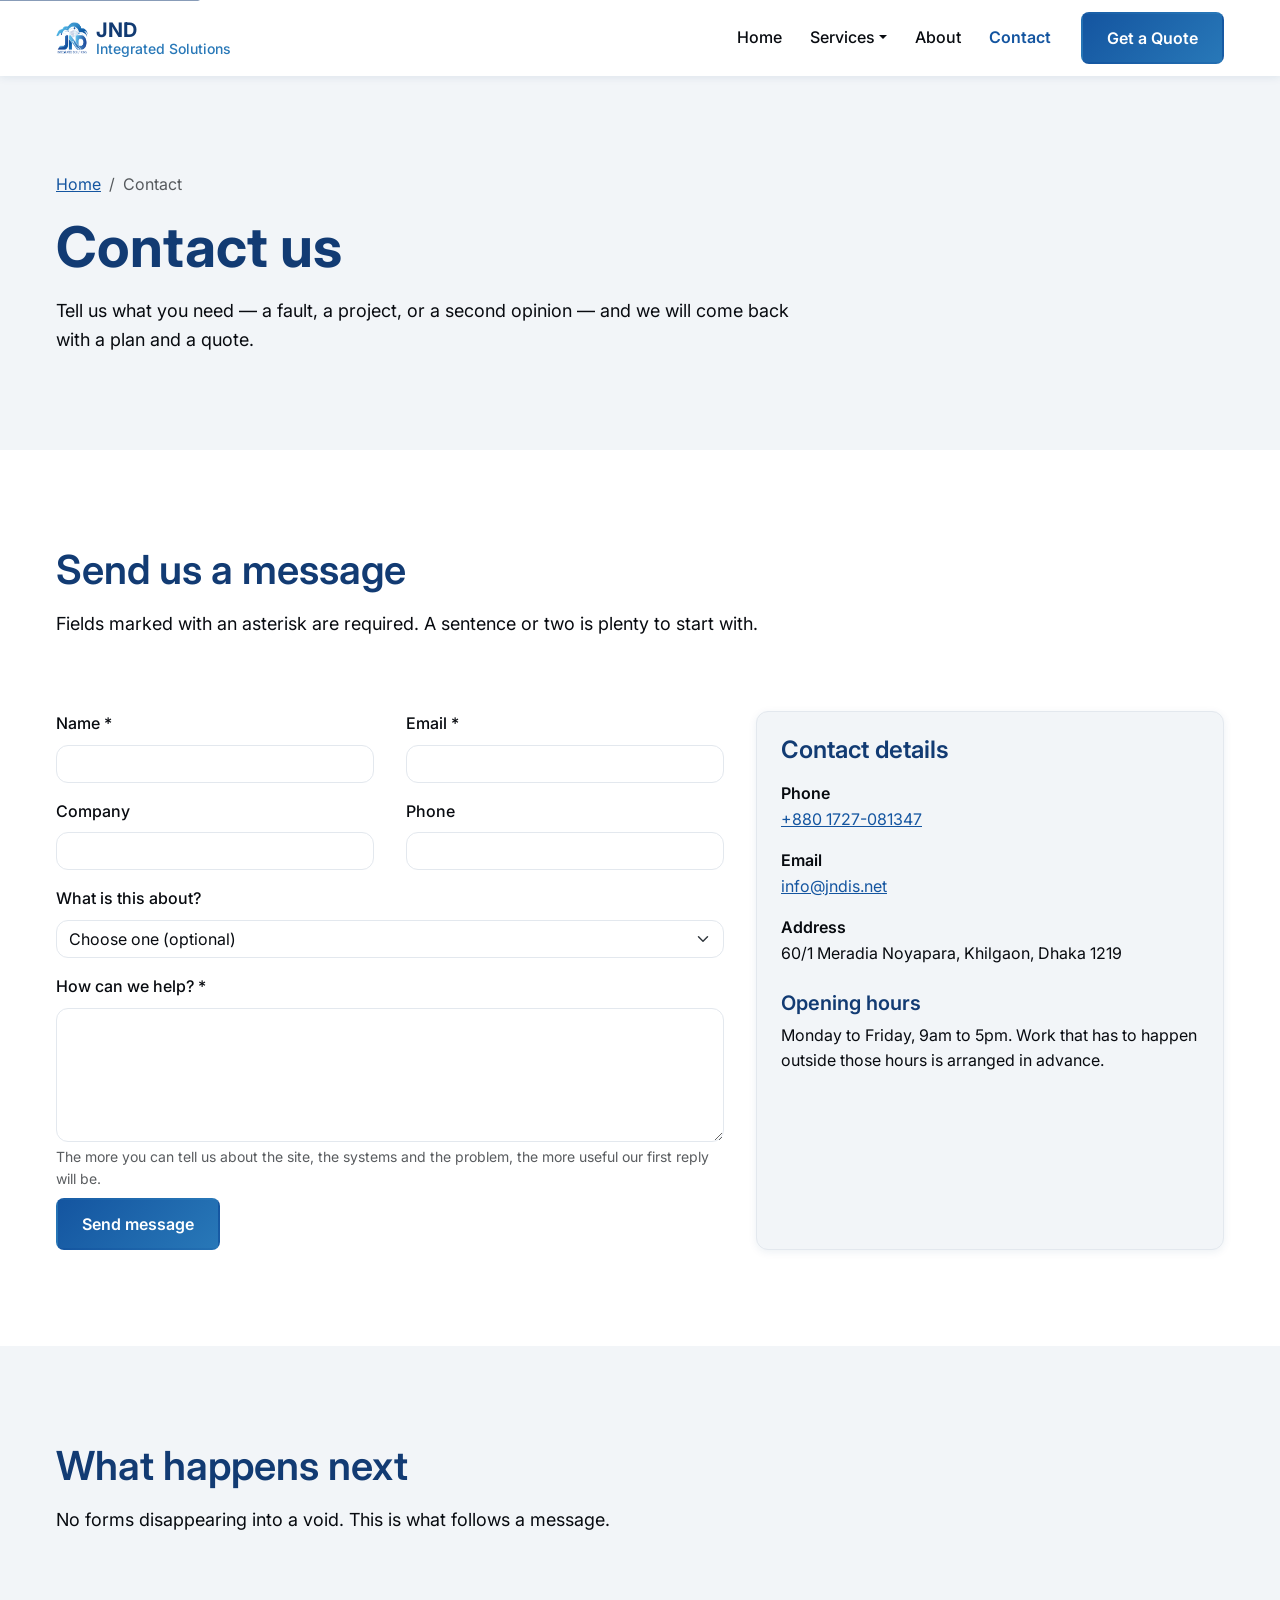
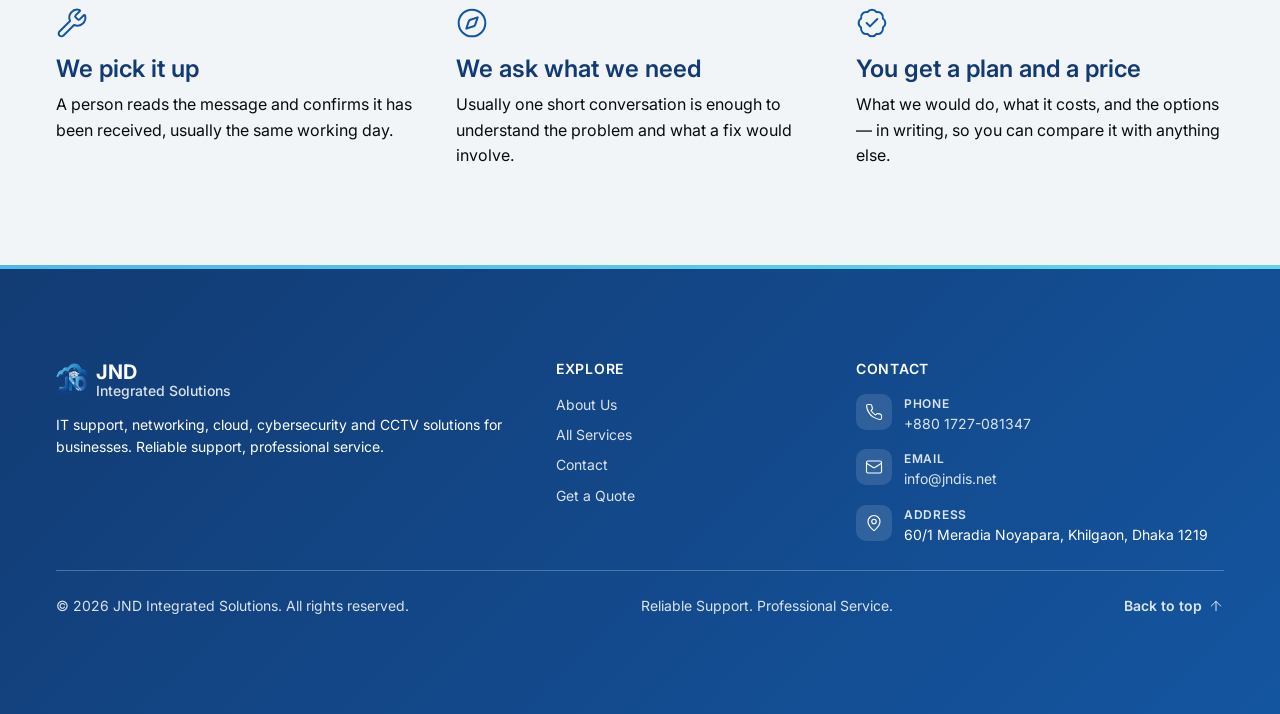
<file: contact.html>
<!DOCTYPE html>
<html lang="en">
<head>
  <meta charset="UTF-8">
  <meta name="viewport" content="width=device-width, initial-scale=1">

  <!--
    BASE TEMPLATE (TASK-005)
    Every page starts from this head. Nothing is pending: the per-page title and
    description, the canonical URL and the Open Graph share image are all in
    place, and tools/check-seo.js holds every page to that shape.
  -->
  <title>Contact Us — JND Integrated Solutions</title>
  <meta name="description" content="Contact JND Integrated Solutions about IT support, networking, cloud, cybersecurity, CCTV or equipment. Send a message for a plan and a quote.">

  <!-- Canonical URL (TASK-038, TASK-042): the one address a search engine
       should index for this page, absolute against the live domain. -->
  <link rel="canonical" href="https://jndis.net/contact.html">

  <!-- Colours the browser UI on mobile (address bar / tab strip) -->
  <meta name="theme-color" content="#123B73">

  <!-- Declaring an icon stops browsers probing /favicon.ico and logging a 404 -->
  <link rel="icon" type="image/svg+xml" href="assets/img/favicon.svg">

  <!-- Open Graph — controls link previews on Facebook, LinkedIn, WhatsApp, Slack -->
  <meta property="og:type" content="website">
  <meta property="og:site_name" content="JND Integrated Solutions">
  <meta property="og:locale" content="en">
  <meta property="og:url" content="https://jndis.net/contact.html">
  <meta property="og:title" content="Contact Us — JND Integrated Solutions">
  <meta property="og:description" content="Tell us what you need and we will come back with a plan and a quote.">

  <!-- Share card (TASK-042): 1200x630, the size link previews are built
       for. Source and regeneration: assets/img/og-image.svg. -->
  <meta property="og:image" content="https://jndis.net/assets/img/og-image.png">
  <meta property="og:image:width" content="1200">
  <meta property="og:image:height" content="630">
  <meta property="og:image:alt" content="JND Integrated Solutions — Reliable Support. Professional Service.">

  <!-- Twitter / X. summary_large_image because the share card below is 1200x630. -->
  <meta name="twitter:card" content="summary_large_image">
  <meta name="twitter:title" content="Contact Us — JND Integrated Solutions">
  <meta name="twitter:description" content="Tell us what you need and we will come back with a plan and a quote.">
  <meta name="twitter:image" content="https://jndis.net/assets/img/og-image.png">
  <meta name="twitter:image:alt" content="JND Integrated Solutions — Reliable Support. Professional Service.">

  <!-- Inter — brand typeface (DESIGN.md: 400/500/600/700) -->
  <link rel="preconnect" href="https://fonts.googleapis.com">
  <link rel="preconnect" href="https://fonts.gstatic.com" crossorigin>
  <link rel="stylesheet" href="https://fonts.googleapis.com/css2?family=Inter:wght@400;500;600;700&display=swap">

  <!-- Bootstrap 5.3.8 — base styles (must load before assets/css/jnd.css) -->
  <link rel="stylesheet" href="https://cdn.jsdelivr.net/npm/bootstrap@5.3.8/dist/css/bootstrap.min.css">

  <!-- JND brand layer — tokens, type scale, gradients, button/card overrides -->
  <link rel="stylesheet" href="assets/css/jnd.css">

  <!-- Scroll reveal hook. This has to run before the first paint: it puts
       .js-reveal on the root element, which is what lets jnd.css section 11
       hide [data-reveal] elements. Doing this from reveal.js instead would let
       the page paint normally and then hide itself, which flashes.

       With JavaScript unavailable the class is never set and nothing is ever
       hidden. The timer is the failsafe: if reveal.js never runs — a 404, a
       syntax error, a blocked request — the class is dropped after 3s and
       every band is simply visible. Losing the animation is acceptable.
       Losing the content is not. -->
  <script>
    (function () {
      var root = document.documentElement;
      root.classList.add('js-reveal');
      window.__jndRevealFailsafe = window.setTimeout(function () {
        root.classList.remove('js-reveal');
      }, 3000);
    }());
  </script>

  <!-- Bootstrap 5.3.8 bundle (Popper + Bootstrap) for dropdowns, collapse, etc. -->
  <script defer src="https://cdn.jsdelivr.net/npm/bootstrap@5.3.8/dist/js/bootstrap.bundle.min.js"></script>

  <!-- Mobile menu behaviour. Deferred scripts run in document order, so the
       bundle above is guaranteed to have executed first. -->
  <script defer src="assets/js/nav.js"></script>

  <!-- Copyright year in the footer -->
  <script defer src="assets/js/footer.js"></script>

  <!-- Scroll reveal: fades [data-reveal] elements up as they enter the viewport -->
  <script defer src="assets/js/reveal.js"></script>

  <!-- Contact form: client-side validation and the loading, success and error
       states. The form still submits natively if this never loads. -->
  <script defer src="assets/js/contact-form.js"></script>
</head>
<body>

  <!-- First focusable element on the page: lets keyboard users bypass the nav -->
  <a class="skip-link" href="#main">Skip to main content</a>

  <!-- ==========================================================================
       BEGIN shared header
       Keep this block identical on every page. The ONLY per-page difference is
       the active nav link (class="active" plus aria-current="page").
       Edit here, then copy to every other page.
       Check for drift:  node tools/check-shared.js
       ========================================================================== -->
  <header class="site-header sticky-top">
    <nav class="navbar navbar-expand-lg" aria-label="Main">
      <div class="container">

        <!-- Wordmark. The mark is decorative (alt=""), the text carries the name. -->
        <a class="navbar-brand d-flex align-items-center gap-2" href="index.html">
          <img src="assets/img/logo.png" alt="" width="32" height="32" class="d-block" decoding="async">
          <span class="d-flex flex-column">
            <span class="site-brand-name">JND</span>
            <span class="site-brand-tagline">Integrated Solutions</span>
          </span>
        </a>

        <button class="navbar-toggler" type="button"
                data-bs-toggle="collapse" data-bs-target="#primaryNav"
                aria-controls="primaryNav" aria-expanded="false"
                aria-label="Toggle navigation">
          <span class="navbar-toggler-icon"></span>
        </button>

        <div class="collapse navbar-collapse" id="primaryNav">
          <ul class="navbar-nav ms-auto align-items-lg-center">

            <li class="nav-item">
              <a class="nav-link" href="index.html">Home</a>
            </li>

            <li class="nav-item dropdown">
              <!--
                An anchor (not a button) so that if the CDN JS ever fails to load,
                clicking still navigates to the services hub instead of doing nothing.
                With JS active the click toggles the menu, so "All services" below
                provides the keyboard route to that hub page.
              -->
              <a class="nav-link dropdown-toggle" href="services/index.html" role="button"
                 data-bs-toggle="dropdown" aria-expanded="false">Services</a>

              <ul class="dropdown-menu">
                <li><a class="dropdown-item" href="services/it-support-maintenance.html">IT Support &amp; Maintenance</a></li>
                <li><a class="dropdown-item" href="services/network-infrastructure.html">Network Infrastructure &amp; Solutions</a></li>
                <li><a class="dropdown-item" href="services/server-management-hosting.html">Server Management &amp; Hosting</a></li>
                <li><a class="dropdown-item" href="services/cloud-virtualization.html">Cloud &amp; Virtualization Solutions</a></li>
                <li><a class="dropdown-item" href="services/cybersecurity.html">Cybersecurity &amp; Network Security</a></li>
                <li><a class="dropdown-item" href="services/cctv-surveillance.html">CCTV &amp; Surveillance Solutions</a></li>
                <li><a class="dropdown-item" href="services/web-development.html">Web Development &amp; Digital Solutions</a></li>
                <li><a class="dropdown-item" href="services/it-consultancy.html">IT Consultancy &amp; Project Implementation</a></li>
                <li><a class="dropdown-item" href="services/managed-it-services.html">Managed IT Services</a></li>
                <li><a class="dropdown-item" href="services/equipment-supply-installation.html">IT Equipment Supply &amp; Installation</a></li>
                <li><hr class="dropdown-divider"></li>
                <li><a class="dropdown-item fw-semibold" href="services/index.html">All services &rarr;</a></li>
              </ul>
            </li>

            <li class="nav-item"><a class="nav-link" href="about.html">About</a></li>
            <li class="nav-item"><a class="nav-link active" aria-current="page" href="contact.html">Contact</a></li>

            <li class="nav-item nav-cta">
              <a class="btn btn-primary" href="contact.html">Get a Quote</a>
            </li>

          </ul>
        </div>

      </div>
    </nav>
  </header>
  <!-- END shared header ====================================================== -->

  <!-- tabindex="-1" lets the skip link move focus here, not just scroll to it -->
  <main id="main" tabindex="-1">

    <!-- =================================================================
         PAGE HEADER (TASK-016)
         The same Surface band as every other interior page, with the
         breadcrumb mirroring the URL (Home > Contact).
         ================================================================= -->
    <section class="section bg-surface">
      <div class="container">

        <nav aria-label="Breadcrumb">
          <ol class="breadcrumb mb-3">
            <li class="breadcrumb-item"><a href="index.html">Home</a></li>
            <li class="breadcrumb-item active" aria-current="page">Contact</li>
          </ol>
        </nav>

        <div class="row">
          <div class="col-12 col-lg-8" data-reveal>
            <h1 class="mb-3">Contact us</h1>
            <p class="lead mb-0">
              Tell us what you need &mdash; a fault, a project, or a second
              opinion &mdash; and we will come back with a plan and a quote.
            </p>
          </div>
        </div>

      </div>
    </section>

    <!-- =================================================================
         CONTACT FORM (TASK-033) + STATIC FORM SERVICE (TASK-034)
         White band so the Surface details card inverts against it.

         Validation is Bootstrap's .was-validated / .invalid-feedback, driven
         by assets/js/contact-form.js. The form carries `novalidate` so the
         browser's own bubbles never appear and the messages stay the same in
         every browser (DESIGN.md, "UX Requirements"). Without JavaScript the
         form posts to the endpoint natively, which is enough for a static
         form service to accept it.

         The fallback inbox is the real info@jndis.net; the action still needs a
         Formspree form id — see assets/js/contact-form.js. Copy is DRAFT.
         ================================================================= -->
    <section class="section" aria-labelledby="form-heading">
      <div class="container">

        <div class="row">
          <div class="col-12 col-lg-8" data-reveal>
            <h2 id="form-heading" class="mb-3">Send us a message</h2>
            <p class="lead mb-0">
              Fields marked with an asterisk are required. A sentence or two is
              plenty to start with.
            </p>
          </div>
        </div>

        <div class="row g-5 mt-4">

          <!-- The form -->
          <div class="col-12 col-lg-7">

            <!--
              action/data-contact-endpoint: a static form service (Formspree).
              The endpoint is live, so contact-form.js POSTs to it with fetch,
              while the native method="post" still submits with JavaScript off.

              data-contact-email is the real mailto fallback inbox, kept for the
              case where the endpoint is ever unset again — it is not used while
              the Formspree action above is a real URL.
            -->
            <form id="contact-form" class="needs-validation" novalidate
                  method="post"
                  action="https://formspree.io/f/xwlvzqrg"
                  data-contact-form
                  data-contact-email="info@jndis.net">

              <div class="row g-3">

                <div class="col-12 col-md-6">
                  <label class="form-label" for="contact-name">Name <span aria-hidden="true">*</span></label>
                  <input class="form-control" type="text" id="contact-name" name="name"
                         autocomplete="name" required>
                  <div class="invalid-feedback">Please tell us your name.</div>
                </div>

                <div class="col-12 col-md-6">
                  <label class="form-label" for="contact-email">Email <span aria-hidden="true">*</span></label>
                  <input class="form-control" type="email" id="contact-email" name="email"
                         autocomplete="email" required>
                  <div class="invalid-feedback">Please enter an email address we can reply to.</div>
                </div>

                <div class="col-12 col-md-6">
                  <label class="form-label" for="contact-company">Company</label>
                  <input class="form-control" type="text" id="contact-company" name="company"
                         autocomplete="organization">
                </div>

                <div class="col-12 col-md-6">
                  <label class="form-label" for="contact-phone">Phone</label>
                  <input class="form-control" type="tel" id="contact-phone" name="phone"
                         autocomplete="tel">
                </div>

                <div class="col-12">
                  <label class="form-label" for="contact-topic">What is this about?</label>
                  <select class="form-select" id="contact-topic" name="topic">
                    <option value="" selected>Choose one (optional)</option>
                    <option>Support or a fault</option>
                    <option>A new project</option>
                    <option>Equipment or supplies</option>
                    <option>A quote</option>
                    <option>Something else</option>
                  </select>
                </div>

                <div class="col-12">
                  <label class="form-label" for="contact-message">How can we help? <span aria-hidden="true">*</span></label>
                  <textarea class="form-control" id="contact-message" name="message" rows="5"
                            aria-describedby="contact-message-help" required></textarea>
                  <div class="form-text" id="contact-message-help">The more you can tell us about the site, the systems and the problem, the more useful our first reply will be.</div>
                  <div class="invalid-feedback">Please tell us a little about what you need.</div>
                </div>

                <!-- Honeypot. Hidden from people and from assistive technology;
                     a bot that fills it gets the submission dropped by the form
                     service. Not a substitute for server-side filtering. -->
                <div class="visually-hidden" aria-hidden="true">
                  <label for="contact-website">Leave this field empty</label>
                  <input type="text" id="contact-website" name="_gotcha" tabindex="-1"
                         autocomplete="off">
                </div>

                <!-- Sent to the form service as the message subject. -->
                <input type="hidden" name="_subject" value="New enquiry from the JND website">

                <div class="col-12 mt-2">
                  <button class="btn btn-primary" type="submit" data-contact-submit>
                    <span class="spinner-border spinner-border-sm me-2" role="status" aria-hidden="true" data-contact-spinner hidden></span>
                    <span data-contact-submit-label>Send message</span>
                  </button>
                </div>

              </div>
            </form>

            <!-- Success state (TASK-033). role="status" so it is announced
                 politely; contact-form.js rewrites the message and moves focus
                 here. tabindex="-1" makes it focusable for that. -->
            <div class="alert alert-success" role="status" tabindex="-1"
                 data-contact-success hidden>
              <h3 class="h5 mb-2">Thank you &mdash; your message is on its way</h3>
              <p class="mb-0" data-contact-success-message>We have your enquiry and will reply to the email address you gave us. If it is urgent, call the number in the footer.</p>
            </div>

            <!-- Error state (TASK-033). role="alert" because a failed send needs
                 to interrupt. -->
            <div class="alert alert-danger" role="alert" tabindex="-1"
                 data-contact-error hidden>
              <h3 class="h5 mb-2">Sorry &mdash; we could not send that</h3>
              <p class="mb-0" data-contact-error-message>
                Please try again in a moment, or use the contact details in the
                footer. If it keeps failing, tell us and we will look at it.
              </p>
            </div>

          </div>

          <!-- Contact details — the same phone, email and address as the footer. -->
          <div class="col-12 col-lg-5">
            <div class="card bg-surface h-100">
              <div class="card-body">

                <h2 class="h3 mb-3">Contact details</h2>

                <ul class="list-unstyled mb-4">
                  <li class="mb-3">
                    <span class="d-block fw-semibold">Phone</span>
                    <a href="tel:+8801727081347">+880 1727-081347</a>
                  </li>
                  <li class="mb-3">
                    <span class="d-block fw-semibold">Email</span>
                    <a href="mailto:info@jndis.net">info@jndis.net</a>
                  </li>
                  <li class="mb-0">
                    <span class="d-block fw-semibold">Address</span>
                    <span>60/1 Meradia Noyapara, Khilgaon, Dhaka 1219</span>
                  </li>
                </ul>

                <h3 class="h5 mb-2">Opening hours</h3>
                <p class="mb-0">
                  Monday to Friday, 9am to 5pm. Work that has to happen outside
                  those hours is arranged in advance.
                </p>

              </div>
            </div>
          </div>

        </div>

      </div>
    </section>

    <!-- =================================================================
         WHAT HAPPENS NEXT (TASK-033)
         The feature-list component, three across (the same shape as the
         benefits band on a service detail page). No new CSS.
         ================================================================= -->
    <section class="section bg-surface" aria-labelledby="next-heading">
      <div class="container">

        <div class="row">
          <div class="col-12 col-lg-8" data-reveal>
            <h2 id="next-heading" class="mb-3">What happens next</h2>
            <p class="lead mb-0">
              No forms disappearing into a void. This is what follows a message.
            </p>
          </div>
        </div>

        <div class="row g-4 mt-5">

          <div class="col-12 col-md-6 col-lg-4" data-reveal>
            <svg class="icon text-primary d-block mb-3" width="32" height="32" viewBox="0 0 24 24" aria-hidden="true"><path d="M14.7 6.3a1 1 0 0 0 0 1.4l1.6 1.6a1 1 0 0 0 1.4 0l3.106-3.105c.32-.322.863-.22.983.218a6 6 0 0 1-8.259 7.057l-7.91 7.91a1 1 0 0 1-2.999-3l7.91-7.91a6 6 0 0 1 7.057-8.259c.438.12.54.662.219.984z"/></svg>
            <h3 class="mb-2">We pick it up</h3>
            <p class="mb-0">A person reads the message and confirms it has been received, usually the same working day.</p>
          </div>

          <div class="col-12 col-md-6 col-lg-4" data-reveal>
            <svg class="icon text-primary d-block mb-3" width="32" height="32" viewBox="0 0 24 24" aria-hidden="true"><circle cx="12" cy="12" r="10"/><path d="m16.24 7.76-1.804 5.411a2 2 0 0 1-1.265 1.265L7.76 16.24l1.804-5.411a2 2 0 0 1 1.265-1.265z"/></svg>
            <h3 class="mb-2">We ask what we need</h3>
            <p class="mb-0">Usually one short conversation is enough to understand the problem and what a fix would involve.</p>
          </div>

          <div class="col-12 col-md-6 col-lg-4" data-reveal>
            <svg class="icon text-primary d-block mb-3" width="32" height="32" viewBox="0 0 24 24" aria-hidden="true"><path d="M3.85 8.62a4 4 0 0 1 4.78-4.77 4 4 0 0 1 6.74 0 4 4 0 0 1 4.78 4.78 4 4 0 0 1 0 6.74 4 4 0 0 1-4.77 4.78 4 4 0 0 1-6.75 0 4 4 0 0 1-4.78-4.77 4 4 0 0 1 0-6.76Z"/><path d="m16 9-5.5 5.5L8 12"/></svg>
            <h3 class="mb-2">You get a plan and a price</h3>
            <p class="mb-0">What we would do, what it costs, and the options &mdash; in writing, so you can compare it with anything else.</p>
          </div>

        </div>

      </div>
    </section>

  </main>

  <!-- ==========================================================================
       BEGIN shared footer
       Identical on every page — there is no per-page variation at all.
       Check for drift:  node tools/check-shared.js
       ========================================================================== -->
  <footer class="section site-footer bg-grad-primary text-white">
    <div class="container">

      <div class="row g-4 g-lg-5">

        <!-- Brand -->
        <div class="col-12 col-lg-5">
          <a class="d-inline-flex align-items-center gap-2 mb-3" href="index.html">
            <img src="assets/img/logo.png" alt="" width="32" height="32" class="d-block" loading="lazy" decoding="async">
            <span class="d-flex flex-column">
              <span class="site-brand-name">JND</span>
              <span class="site-brand-tagline">Integrated Solutions</span>
            </span>
          </a>
          <p class="small mb-4">
            IT support, networking, cloud, cybersecurity and CCTV solutions for
            businesses. Reliable support, professional service.
          </p>
        </div>

        <!-- Explore -->
        <div class="col-12 col-md-6 col-lg-3">
          <h2 class="site-footer-title mb-3">Explore</h2>
          <ul class="list-unstyled mb-0 small">
            <li class="mb-2"><a href="about.html">About Us</a></li>
            <li class="mb-2"><a href="services/index.html">All Services</a></li>
            <li class="mb-2"><a href="contact.html">Contact</a></li>
            <li class="mb-0"><a href="contact.html">Get a Quote</a></li>
          </ul>
        </div>

        <!-- Contact — phone and email are live links; the address is plain text
             until there is a map to point at. -->
        <div class="col-12 col-md-6 col-lg-4">
          <h2 class="site-footer-title mb-3">Contact</h2>
          <ul class="list-unstyled footer-contact mb-0 small">
            <li>
              <span class="footer-contact-icon" aria-hidden="true">
                <svg class="icon" width="18" height="18" viewBox="0 0 24 24"><path d="M22 16.92v3a2 2 0 0 1-2.18 2 19.79 19.79 0 0 1-8.63-3.07 19.5 19.5 0 0 1-6-6 19.79 19.79 0 0 1-3.07-8.67A2 2 0 0 1 4.11 2h3a2 2 0 0 1 2 1.72 12.84 12.84 0 0 0 .7 2.81 2 2 0 0 1-.45 2.11L8.09 9.91a16 16 0 0 0 6 6l1.27-1.27a2 2 0 0 1 2.11-.45 12.84 12.84 0 0 0 2.81.7A2 2 0 0 1 22 16.92z"/></svg>
              </span>
              <span>
                <span class="footer-contact-label">Phone</span>
                <a href="tel:+8801727081347">+880 1727-081347</a>
              </span>
            </li>
            <li>
              <span class="footer-contact-icon" aria-hidden="true">
                <svg class="icon" width="18" height="18" viewBox="0 0 24 24"><rect width="20" height="16" x="2" y="4" rx="2"/><path d="m22 7-8.97 5.7a1.94 1.94 0 0 1-2.06 0L2 7"/></svg>
              </span>
              <span>
                <span class="footer-contact-label">Email</span>
                <a href="mailto:info@jndis.net">info@jndis.net</a>
              </span>
            </li>
            <li>
              <span class="footer-contact-icon" aria-hidden="true">
                <svg class="icon" width="18" height="18" viewBox="0 0 24 24"><path d="M20 10c0 4.993-5.539 10.193-7.399 11.799a1 1 0 0 1-1.202 0C9.539 20.193 4 14.993 4 10a8 8 0 0 1 16 0"/><circle cx="12" cy="10" r="3"/></svg>
              </span>
              <span>
                <span class="footer-contact-label">Address</span>
                <span>60/1 Meradia Noyapara, Khilgaon, Dhaka 1219</span>
              </span>
            </li>
          </ul>
        </div>

      </div>

      <!-- Bootstrap's <hr> inherits the footer's colour at 25% opacity, so this
           renders as a subtle white divider with no extra classes. -->
      <hr class="my-4">

      <div class="site-footer-meta d-flex flex-column flex-lg-row align-items-lg-center justify-content-between gap-3 small">
        <p class="mb-0">
          &copy; <span data-current-year>2026</span> JND Integrated Solutions. All rights reserved.
        </p>
        <p class="mb-0">Reliable Support. Professional Service.</p>
        <a class="footer-top" href="#main">
          Back to top
          <svg class="icon" width="16" height="16" viewBox="0 0 24 24" aria-hidden="true"><path d="m5 12 7-7 7 7"/><path d="M12 19V5"/></svg>
        </a>
      </div>

    </div>
  </footer>
  <!-- END shared footer ====================================================== -->

</body>
</html>
</file>
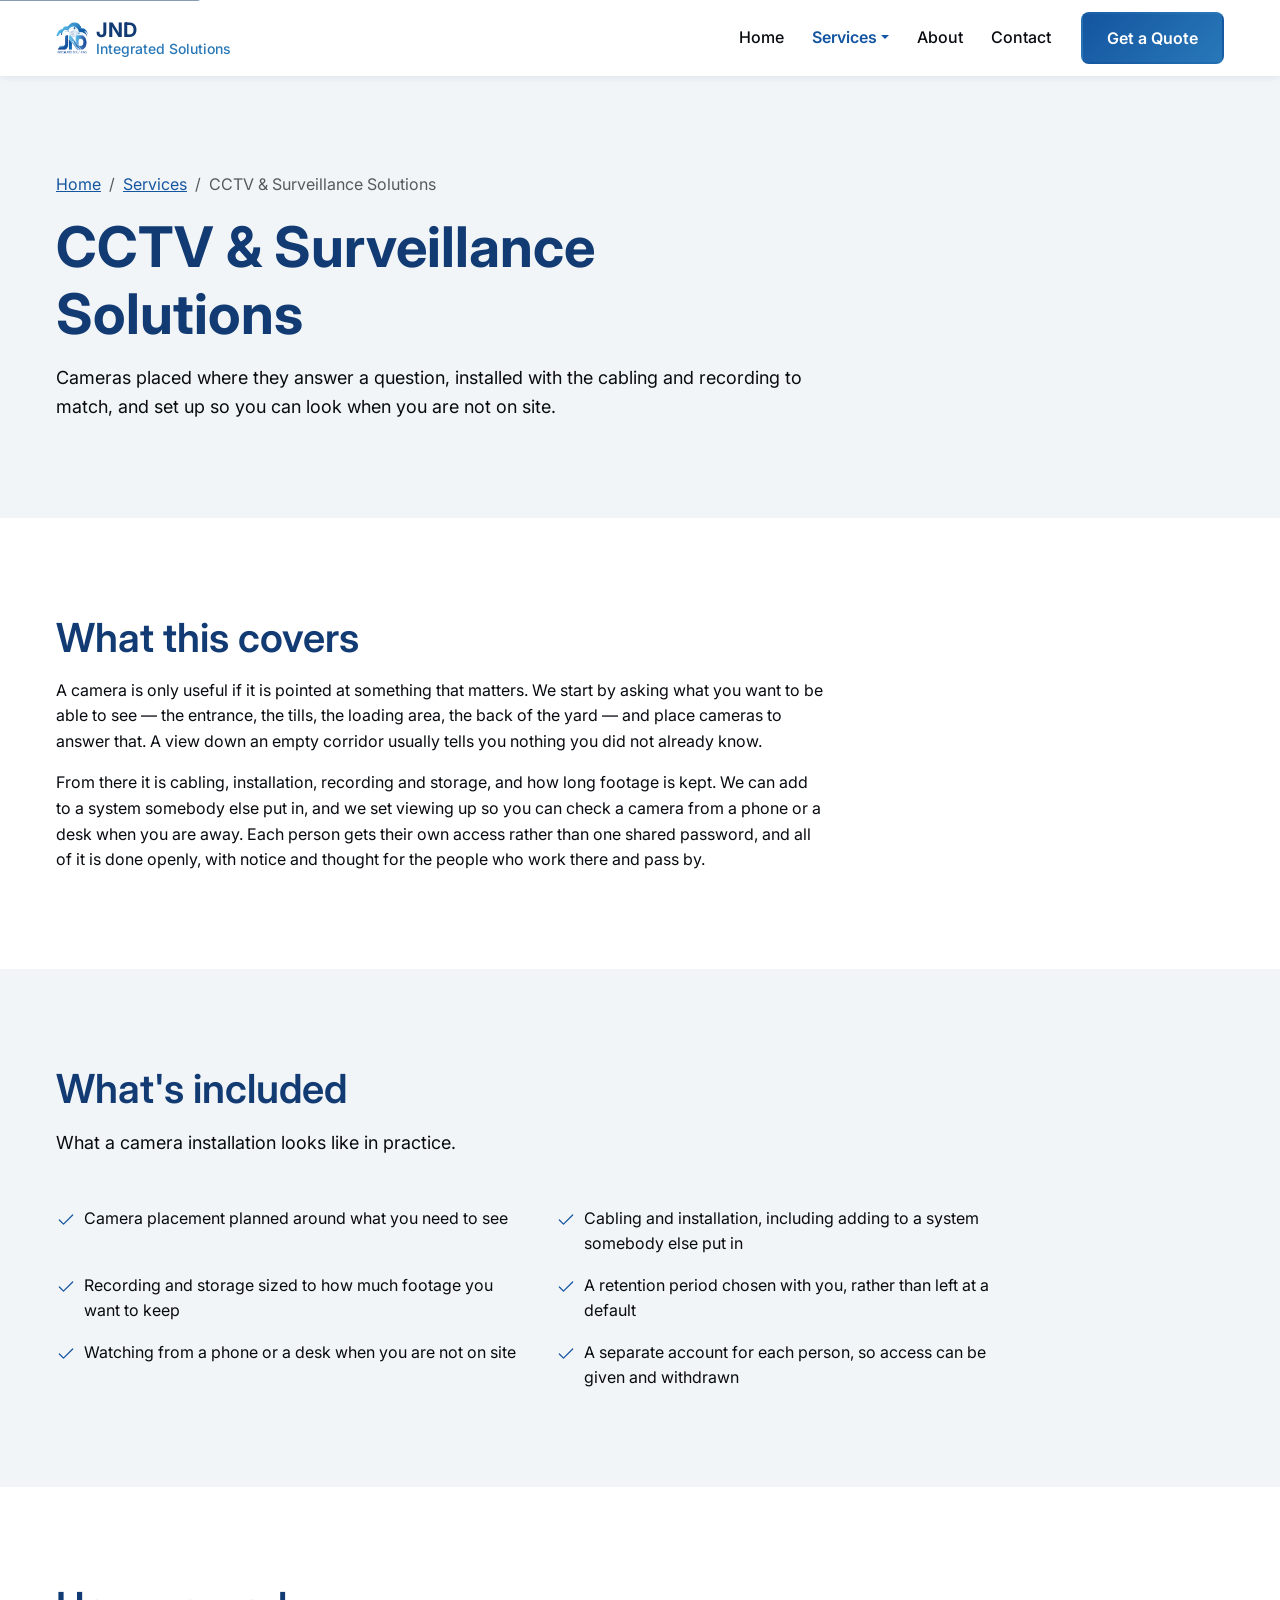
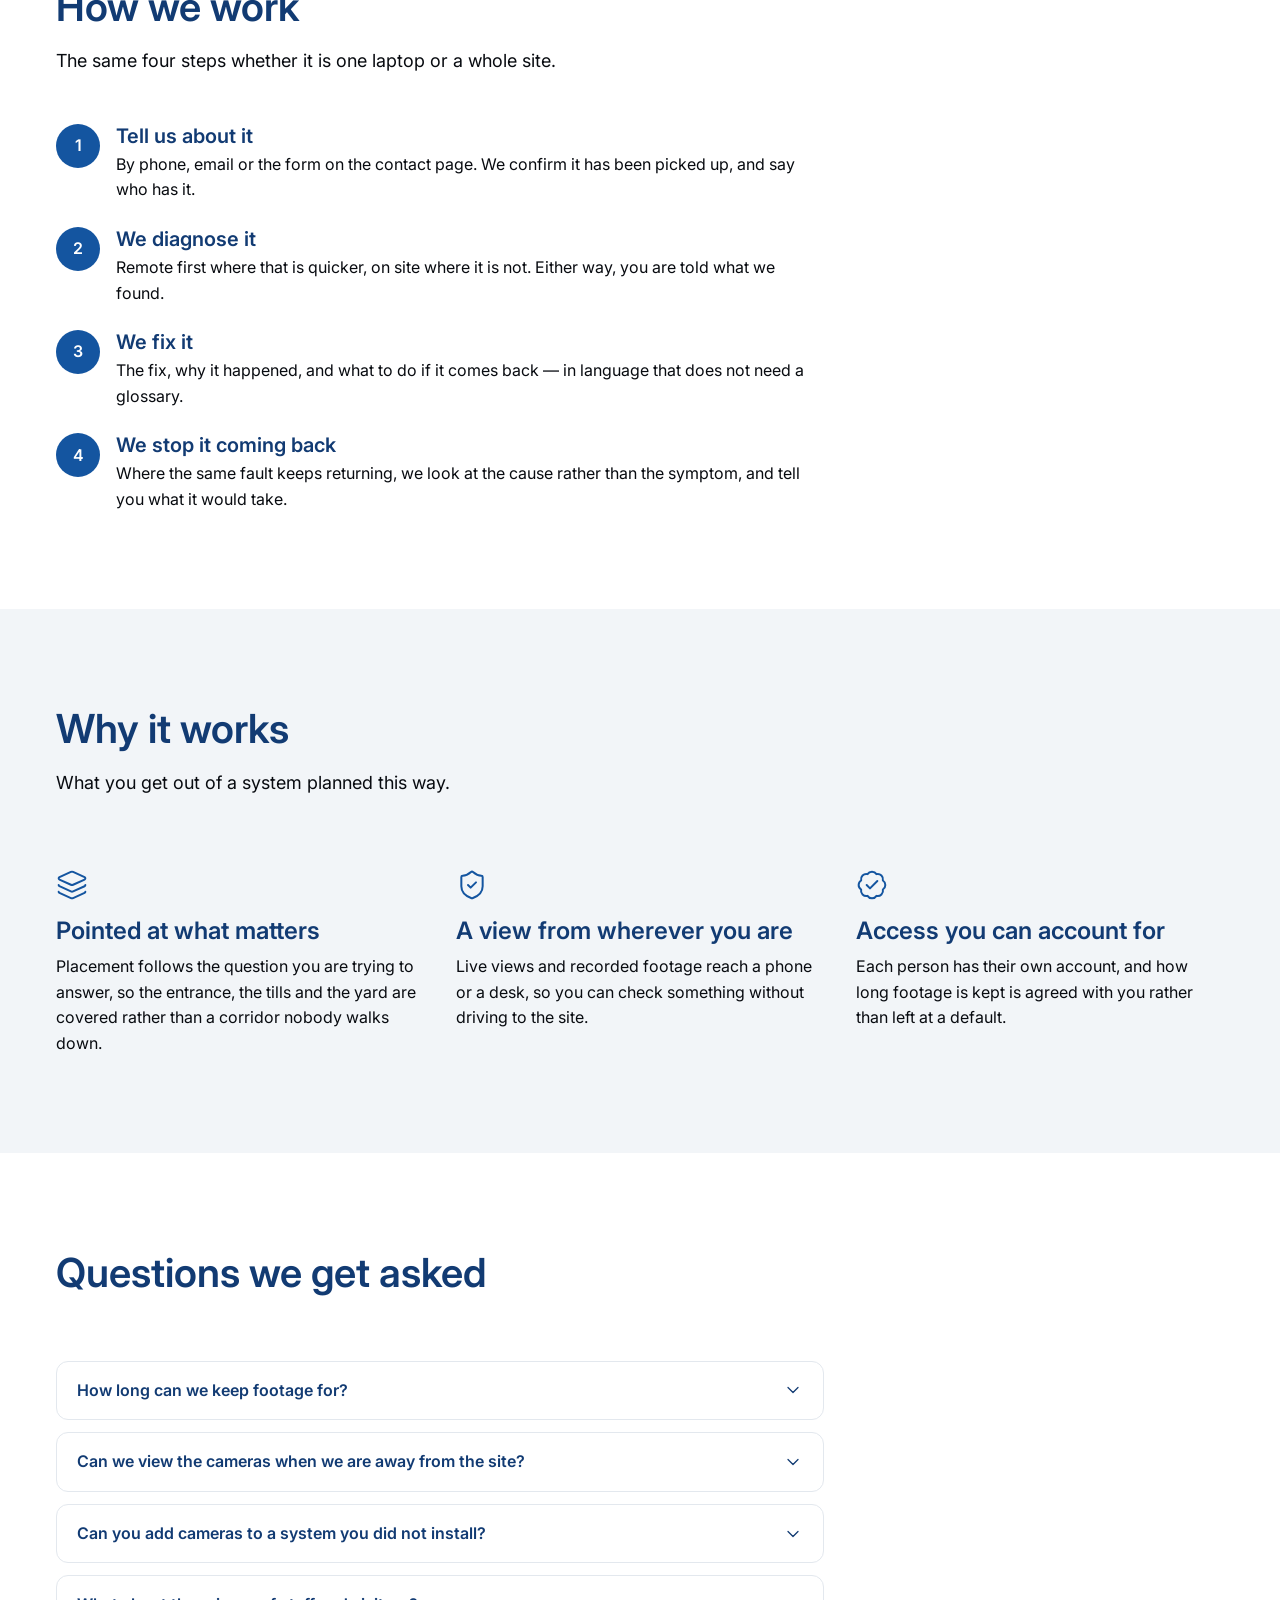
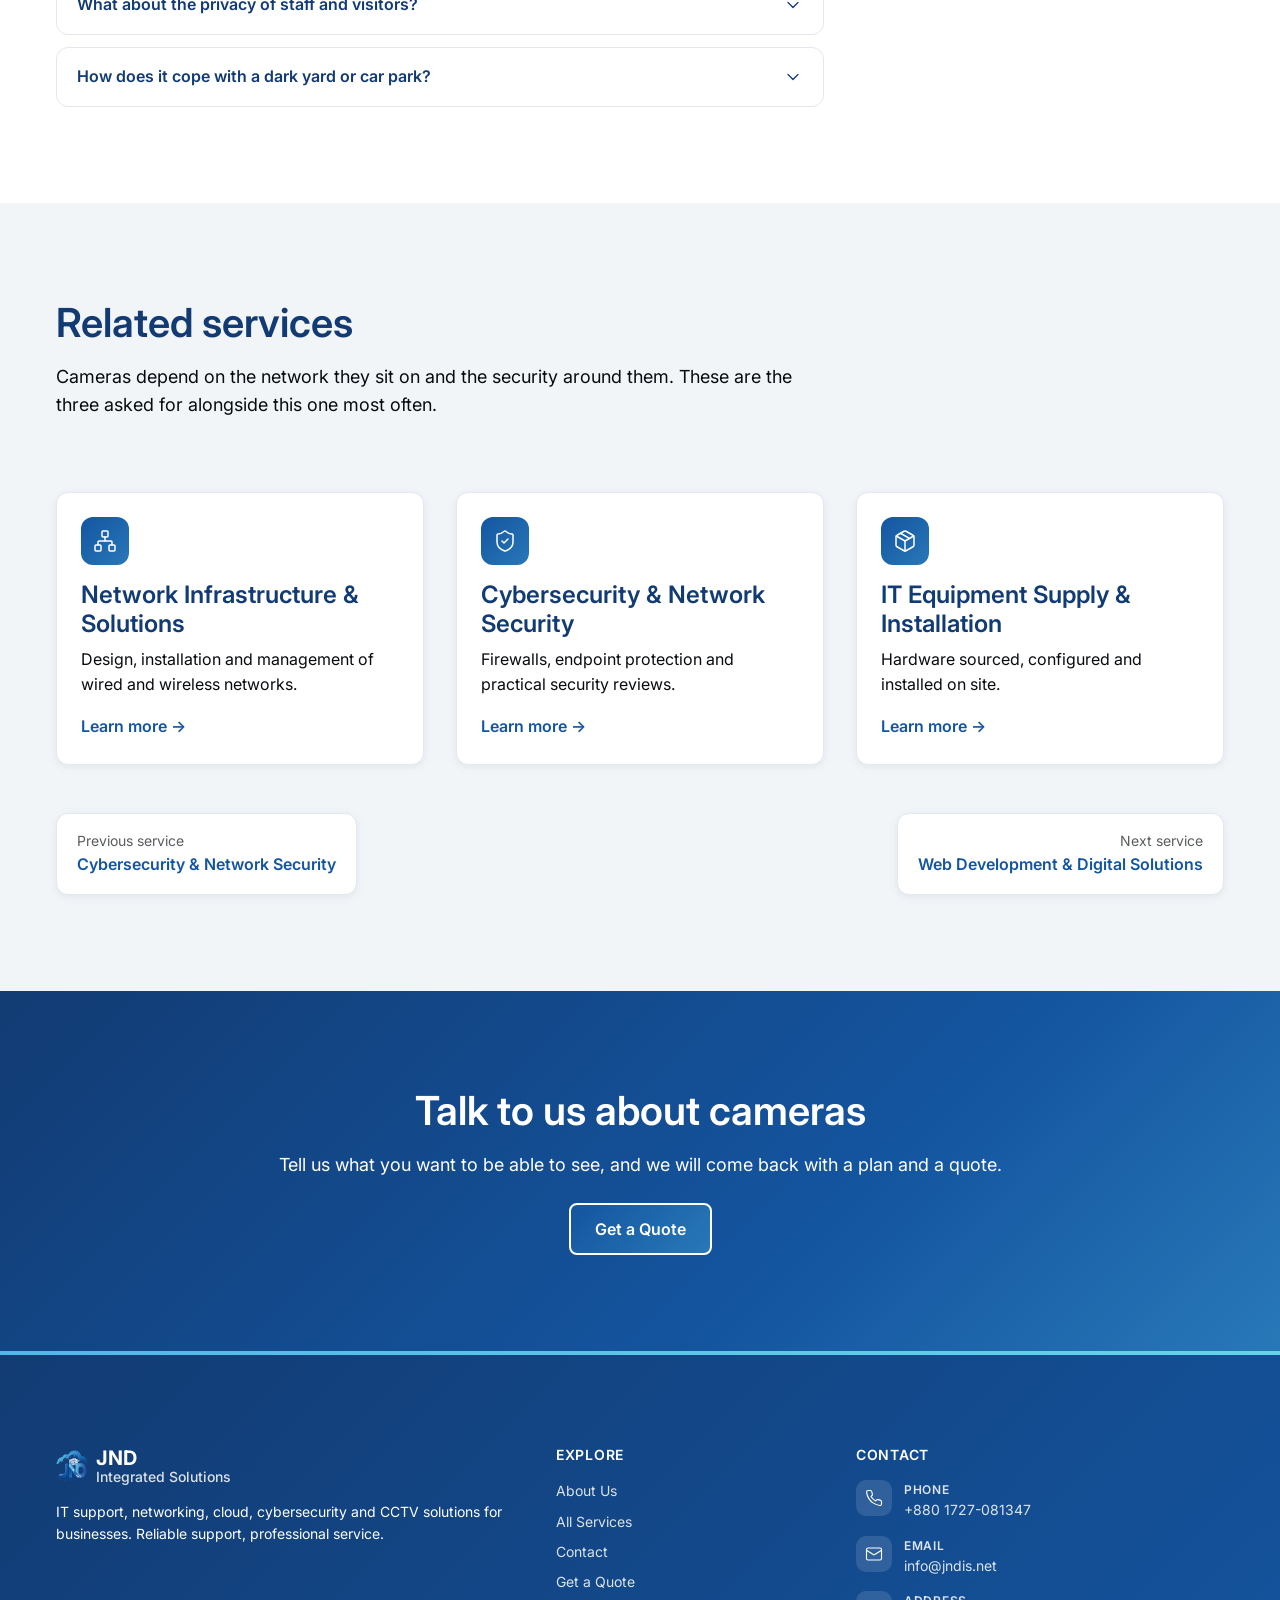
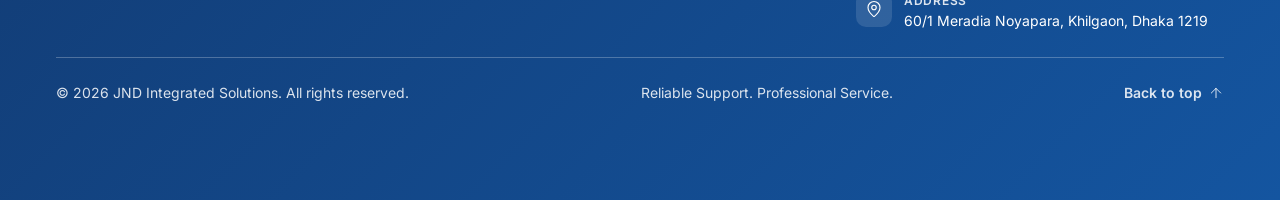
<file: services/cctv-surveillance.html>
<!DOCTYPE html>
<html lang="en">
<head>
  <meta charset="UTF-8">
  <meta name="viewport" content="width=device-width, initial-scale=1">

  <!--
    BASE TEMPLATE (TASK-005)

    Service detail page. Like services/index.html it lives one level down, so
    every asset and cross-page link is written ../ and its sibling services are
    referenced with no directory at all. tools/check-shared.js resolves links
    before comparing, so the shared blocks are still checked against the root
    pages.

    The head is complete: title, description, canonical and share image are
    all in place, and tools/check-seo.js holds this page to that shape.
  -->
  <title>CCTV &amp; Surveillance Solutions — JND Integrated Solutions</title>
  <meta name="description" content="CCTV and surveillance for businesses: camera placement, cabling, recording, storage, remote viewing and per-person access, installed and maintained.">

  <!-- Canonical URL (TASK-038, TASK-042): the one address a search engine
       should index for this page, absolute against the live domain. -->
  <link rel="canonical" href="https://jndis.net/services/cctv-surveillance.html">

  <!-- Colours the browser UI on mobile (address bar / tab strip) -->
  <meta name="theme-color" content="#123B73">

  <!-- Declaring an icon stops browsers probing /favicon.ico and logging a 404 -->
  <link rel="icon" type="image/svg+xml" href="../assets/img/favicon.svg">

  <!-- Open Graph — controls link previews on Facebook, LinkedIn, WhatsApp, Slack -->
  <meta property="og:type" content="website">
  <meta property="og:site_name" content="JND Integrated Solutions">
  <meta property="og:locale" content="en">
  <meta property="og:url" content="https://jndis.net/services/cctv-surveillance.html">
  <meta property="og:title" content="CCTV &amp; Surveillance Solutions — JND Integrated Solutions">
  <meta property="og:description" content="Camera placement, installation, recording, storage and remote viewing, planned around what you need to see.">

  <!-- Share card (TASK-042): 1200x630, the size link previews are built
       for. Source and regeneration: assets/img/og-image.svg. -->
  <meta property="og:image" content="https://jndis.net/assets/img/og-image.png">
  <meta property="og:image:width" content="1200">
  <meta property="og:image:height" content="630">
  <meta property="og:image:alt" content="JND Integrated Solutions — Reliable Support. Professional Service.">

  <!-- Twitter / X. summary_large_image because the share card below is 1200x630. -->
  <meta name="twitter:card" content="summary_large_image">
  <meta name="twitter:title" content="CCTV &amp; Surveillance Solutions — JND Integrated Solutions">
  <meta name="twitter:description" content="Camera placement, installation, recording, storage and remote viewing, planned around what you need to see.">
  <meta name="twitter:image" content="https://jndis.net/assets/img/og-image.png">
  <meta name="twitter:image:alt" content="JND Integrated Solutions — Reliable Support. Professional Service.">

  <!-- Inter — brand typeface (DESIGN.md: 400/500/600/700) -->
  <link rel="preconnect" href="https://fonts.googleapis.com">
  <link rel="preconnect" href="https://fonts.gstatic.com" crossorigin>
  <link rel="stylesheet" href="https://fonts.googleapis.com/css2?family=Inter:wght@400;500;600;700&display=swap">

  <!-- Bootstrap 5.3.8 — base styles (must load before assets/css/jnd.css) -->
  <link rel="stylesheet" href="https://cdn.jsdelivr.net/npm/bootstrap@5.3.8/dist/css/bootstrap.min.css">

  <!-- JND brand layer — tokens, type scale, gradients, button/card overrides -->
  <link rel="stylesheet" href="../assets/css/jnd.css">

  <!-- Scroll reveal hook. This has to run before the first paint: it puts
       .js-reveal on the root element, which is what lets jnd.css section 11
       hide [data-reveal] elements. Doing this from reveal.js instead would let
       the page paint normally and then hide itself, which flashes.

       With JavaScript unavailable the class is never set and nothing is ever
       hidden. The timer is the failsafe: if reveal.js never runs — a 404, a
       syntax error, a blocked request — the class is dropped after 3s and
       every band is simply visible. Losing the animation is acceptable.
       Losing the content is not. -->
  <script>
    (function () {
      var root = document.documentElement;
      root.classList.add('js-reveal');
      window.__jndRevealFailsafe = window.setTimeout(function () {
        root.classList.remove('js-reveal');
      }, 3000);
    }());
  </script>

  <!-- Bootstrap 5.3.8 bundle (Popper + Bootstrap) for dropdowns, collapse, etc. -->
  <script defer src="https://cdn.jsdelivr.net/npm/bootstrap@5.3.8/dist/js/bootstrap.bundle.min.js"></script>

  <!-- Mobile menu behaviour. Deferred scripts run in document order, so the
       bundle above is guaranteed to have executed first. -->
  <script defer src="../assets/js/nav.js"></script>

  <!-- Copyright year in the footer -->
  <script defer src="../assets/js/footer.js"></script>

  <!-- Scroll reveal: fades [data-reveal] elements up as they enter the viewport -->
  <script defer src="../assets/js/reveal.js"></script>

  <!-- Opens the FAQ answer named in the URL hash. Everything else on this page
       works without it. -->
  <script defer src="../assets/js/service-page.js"></script>
</head>
<body>

  <!-- First focusable element on the page: lets keyboard users bypass the nav -->
  <a class="skip-link" href="#main">Skip to main content</a>

  <!-- ==========================================================================
       BEGIN shared header
       Keep this block identical on every page. The ONLY per-page difference is
       the active nav link (class="active" plus aria-current="page").
       Edit here, then copy to every other page.
       Check for drift:  node tools/check-shared.js
       ========================================================================== -->
  <header class="site-header sticky-top">
    <nav class="navbar navbar-expand-lg" aria-label="Main">
      <div class="container">

        <!-- Wordmark. The mark is decorative (alt=""), the text carries the name. -->
        <a class="navbar-brand d-flex align-items-center gap-2" href="../index.html">
          <img src="../assets/img/logo.png" alt="" width="32" height="32" class="d-block" decoding="async">
          <span class="d-flex flex-column">
            <span class="site-brand-name">JND</span>
            <span class="site-brand-tagline">Integrated Solutions</span>
          </span>
        </a>

        <button class="navbar-toggler" type="button"
                data-bs-toggle="collapse" data-bs-target="#primaryNav"
                aria-controls="primaryNav" aria-expanded="false"
                aria-label="Toggle navigation">
          <span class="navbar-toggler-icon"></span>
        </button>

        <div class="collapse navbar-collapse" id="primaryNav">
          <ul class="navbar-nav ms-auto align-items-lg-center">

            <li class="nav-item">
              <a class="nav-link" href="../index.html">Home</a>
            </li>

            <li class="nav-item dropdown">
              <!--
                An anchor (not a button) so that if the CDN JS ever fails to load,
                clicking still navigates to the services hub instead of doing nothing.
                With JS active the click toggles the menu, so "All services" below
                provides the keyboard route to that hub page.
              -->
              <a class="nav-link dropdown-toggle active" href="index.html" role="button"
                 aria-current="page" data-bs-toggle="dropdown" aria-expanded="false">Services</a>

              <ul class="dropdown-menu">
                <li><a class="dropdown-item" href="it-support-maintenance.html">IT Support &amp; Maintenance</a></li>
                <li><a class="dropdown-item" href="network-infrastructure.html">Network Infrastructure &amp; Solutions</a></li>
                <li><a class="dropdown-item" href="server-management-hosting.html">Server Management &amp; Hosting</a></li>
                <li><a class="dropdown-item" href="cloud-virtualization.html">Cloud &amp; Virtualization Solutions</a></li>
                <li><a class="dropdown-item" href="cybersecurity.html">Cybersecurity &amp; Network Security</a></li>
                <li><a class="dropdown-item" href="cctv-surveillance.html">CCTV &amp; Surveillance Solutions</a></li>
                <li><a class="dropdown-item" href="web-development.html">Web Development &amp; Digital Solutions</a></li>
                <li><a class="dropdown-item" href="it-consultancy.html">IT Consultancy &amp; Project Implementation</a></li>
                <li><a class="dropdown-item" href="managed-it-services.html">Managed IT Services</a></li>
                <li><a class="dropdown-item" href="equipment-supply-installation.html">IT Equipment Supply &amp; Installation</a></li>
                <li><hr class="dropdown-divider"></li>
                <li><a class="dropdown-item fw-semibold" href="index.html">All services &rarr;</a></li>
              </ul>
            </li>

            <li class="nav-item"><a class="nav-link" href="../about.html">About</a></li>
            <li class="nav-item"><a class="nav-link" href="../contact.html">Contact</a></li>

            <li class="nav-item nav-cta">
              <a class="btn btn-primary" href="../contact.html">Get a Quote</a>
            </li>

          </ul>
        </div>

      </div>
    </nav>
  </header>
  <!-- END shared header ====================================================== -->

  <!-- tabindex="-1" lets the skip link move focus here, not just scroll to it -->
  <main id="main" tabindex="-1">

    <!-- =================================================================
         PAGE HEADER (TASK-016)
         The same Surface band as the services hub, with one more breadcrumb
         level. Detail pages do not reuse the home hero: the gradient marks
         the front door, and the breadcrumb is what tells you where you are.
         ================================================================= -->
    <section class="section bg-surface">
      <div class="container">

        <nav aria-label="Breadcrumb">
          <ol class="breadcrumb mb-3">
            <li class="breadcrumb-item"><a href="../index.html">Home</a></li>
            <li class="breadcrumb-item"><a href="index.html">Services</a></li>
            <li class="breadcrumb-item active" aria-current="page">CCTV &amp; Surveillance Solutions</li>
          </ol>
        </nav>

        <div class="row">
          <div class="col-12 col-lg-8" data-reveal>
            <h1 class="mb-3">CCTV &amp; Surveillance Solutions</h1>
            <p class="lead mb-0">
              Cameras placed where they answer a question, installed with the
              cabling and recording to match, and set up so you can look when
              you are not on site.
            </p>
          </div>
        </div>

      </div>
    </section>

    <!-- =================================================================
         OVERVIEW
         Prose, capped at col-lg-8 so the measure stays readable.
         Copy is DRAFT.
         ================================================================= -->
    <section class="section" aria-labelledby="overview-heading">
      <div class="container">

        <div class="row">
          <div class="col-12 col-lg-8" data-reveal>
            <h2 id="overview-heading" class="mb-3">What this covers</h2>
            <p>
              A camera is only useful if it is pointed at something that matters.
              We start by asking what you want to be able to see — the entrance,
              the tills, the loading area, the back of the yard — and place
              cameras to answer that. A view down an empty corridor usually tells
              you nothing you did not already know.
            </p>
            <p class="mb-0">
              From there it is cabling, installation, recording and storage, and
              how long footage is kept. We can add to a system somebody else put
              in, and we set viewing up so you can check a camera from a phone or
              a desk when you are away. Each person gets their own access rather
              than one shared password, and all of it is done openly, with notice
              and thought for the people who work there and pass by.
            </p>
          </div>
        </div>

      </div>
    </section>

    <!-- =================================================================
         WHAT'S INCLUDED
         A check list in two columns. No new CSS: .list-unstyled, the grid,
         .icon and .text-primary already carry it.
         ================================================================= -->
    <section class="section bg-surface" aria-labelledby="included-heading">
      <div class="container">

        <div class="row">
          <div class="col-12 col-lg-8" data-reveal>
            <h2 id="included-heading" class="mb-3">What's included</h2>
            <p class="lead mb-0">
              What a camera installation looks like in practice.
            </p>
          </div>
        </div>

        <div class="row mt-5">
          <div class="col-12 col-lg-10">
            <ul class="row g-3 list-unstyled mb-0">

              <li class="col-12 col-md-6 d-flex gap-2">
                <svg class="icon text-primary flex-shrink-0 mt-1" width="20" height="20" viewBox="0 0 24 24" aria-hidden="true"><path d="M20 6 9 17l-5-5"/></svg>
                <span>Camera placement planned around what you need to see</span>
              </li>

              <li class="col-12 col-md-6 d-flex gap-2">
                <svg class="icon text-primary flex-shrink-0 mt-1" width="20" height="20" viewBox="0 0 24 24" aria-hidden="true"><path d="M20 6 9 17l-5-5"/></svg>
                <span>Cabling and installation, including adding to a system somebody else put in</span>
              </li>

              <li class="col-12 col-md-6 d-flex gap-2">
                <svg class="icon text-primary flex-shrink-0 mt-1" width="20" height="20" viewBox="0 0 24 24" aria-hidden="true"><path d="M20 6 9 17l-5-5"/></svg>
                <span>Recording and storage sized to how much footage you want to keep</span>
              </li>

              <li class="col-12 col-md-6 d-flex gap-2">
                <svg class="icon text-primary flex-shrink-0 mt-1" width="20" height="20" viewBox="0 0 24 24" aria-hidden="true"><path d="M20 6 9 17l-5-5"/></svg>
                <span>A retention period chosen with you, rather than left at a default</span>
              </li>

              <li class="col-12 col-md-6 d-flex gap-2">
                <svg class="icon text-primary flex-shrink-0 mt-1" width="20" height="20" viewBox="0 0 24 24" aria-hidden="true"><path d="M20 6 9 17l-5-5"/></svg>
                <span>Watching from a phone or a desk when you are not on site</span>
              </li>

              <li class="col-12 col-md-6 d-flex gap-2">
                <svg class="icon text-primary flex-shrink-0 mt-1" width="20" height="20" viewBox="0 0 24 24" aria-hidden="true"><path d="M20 6 9 17l-5-5"/></svg>
                <span>A separate account for each person, so access can be given and withdrawn</span>
              </li>

            </ul>
          </div>
        </div>

      </div>
    </section>

    <!-- ==========================================================================
         BEGIN shared process
         Identical on every service detail page. Edit here, then copy to the
         other nine. Check for drift:  node tools/check-shared.js
         ========================================================================== -->
    <section class="section" aria-labelledby="process-heading">
      <div class="container">

        <div class="row">
          <div class="col-12 col-lg-8" data-reveal>
            <h2 id="process-heading" class="mb-3">How we work</h2>
            <p class="lead mb-0">
              The same four steps whether it is one laptop or a whole site.
            </p>
          </div>
        </div>

        <div class="row mt-5">
          <div class="col-12 col-lg-8">
            <ol class="process-list list-unstyled mb-0">

              <li class="process-step d-flex gap-3">
                <span class="process-number" aria-hidden="true">1</span>
                <div>
                  <h3 class="h5 mb-1">Tell us about it</h3>
                  <p class="mb-0">By phone, email or the form on the contact page. We confirm it has been picked up, and say who has it.</p>
                </div>
              </li>

              <li class="process-step d-flex gap-3">
                <span class="process-number" aria-hidden="true">2</span>
                <div>
                  <h3 class="h5 mb-1">We diagnose it</h3>
                  <p class="mb-0">Remote first where that is quicker, on site where it is not. Either way, you are told what we found.</p>
                </div>
              </li>

              <li class="process-step d-flex gap-3">
                <span class="process-number" aria-hidden="true">3</span>
                <div>
                  <h3 class="h5 mb-1">We fix it</h3>
                  <p class="mb-0">The fix, why it happened, and what to do if it comes back — in language that does not need a glossary.</p>
                </div>
              </li>

              <li class="process-step d-flex gap-3">
                <span class="process-number" aria-hidden="true">4</span>
                <div>
                  <h3 class="h5 mb-1">We stop it coming back</h3>
                  <p class="mb-0">Where the same fault keeps returning, we look at the cause rather than the symptom, and tell you what it would take.</p>
                </div>
              </li>

            </ol>
          </div>
        </div>

      </div>
    </section>
    <!-- END shared process ====================================================== -->

    <!-- =================================================================
         BENEFITS
         The feature-list component (jnd.css section 10), three across.
         No card chrome, so it does not read as a second services grid.
         ================================================================= -->
    <section class="section bg-surface" aria-labelledby="benefits-heading">
      <div class="container">

        <div class="row">
          <div class="col-12 col-lg-8" data-reveal>
            <h2 id="benefits-heading" class="mb-3">Why it works</h2>
            <p class="lead mb-0">
              What you get out of a system planned this way.
            </p>
          </div>
        </div>

        <div class="row g-4 mt-5">

          <div class="col-12 col-md-6 col-lg-4" data-reveal>
            <svg class="icon text-primary d-block mb-3" width="32" height="32" viewBox="0 0 24 24" aria-hidden="true"><path d="M12.83 2.18a2 2 0 0 0-1.66 0L2.6 6.08a1 1 0 0 0 0 1.83l8.58 3.91a2 2 0 0 0 1.66 0l8.58-3.9a1 1 0 0 0 0-1.83z"/><path d="M2 12a1 1 0 0 0 .58.91l8.6 3.91a2 2 0 0 0 1.65 0l8.58-3.9A1 1 0 0 0 22 12"/><path d="M2 17a1 1 0 0 0 .58.91l8.6 3.91a2 2 0 0 0 1.65 0l8.58-3.9A1 1 0 0 0 22 17"/></svg>
            <h3 class="mb-2">Pointed at what matters</h3>
            <p class="mb-0">Placement follows the question you are trying to answer, so the entrance, the tills and the yard are covered rather than a corridor nobody walks down.</p>
          </div>

          <div class="col-12 col-md-6 col-lg-4" data-reveal>
            <svg class="icon text-primary d-block mb-3" width="32" height="32" viewBox="0 0 24 24" aria-hidden="true"><path d="M20 13c0 5-3.5 7.5-7.66 8.95a1 1 0 0 1-.67-.01C7.5 20.5 4 18 4 13V6a1 1 0 0 1 1-1c2 0 4.5-1.2 6.24-2.72a1.17 1.17 0 0 1 1.52 0C14.51 3.81 17 5 19 5a1 1 0 0 1 1 1z"/><path d="m9 12 2 2 4-4"/></svg>
            <h3 class="mb-2">A view from wherever you are</h3>
            <p class="mb-0">Live views and recorded footage reach a phone or a desk, so you can check something without driving to the site.</p>
          </div>

          <div class="col-12 col-md-6 col-lg-4" data-reveal>
            <svg class="icon text-primary d-block mb-3" width="32" height="32" viewBox="0 0 24 24" aria-hidden="true"><path d="M3.85 8.62a4 4 0 0 1 4.78-4.77 4 4 0 0 1 6.74 0 4 4 0 0 1 4.78 4.78 4 4 0 0 1 0 6.74 4 4 0 0 1-4.77 4.78 4 4 0 0 1-6.75 0 4 4 0 0 1-4.78-4.77 4 4 0 0 1 0-6.76Z"/><path d="m16 9-5.5 5.5L8 12"/></svg>
            <h3 class="mb-2">Access you can account for</h3>
            <p class="mb-0">Each person has their own account, and how long footage is kept is agreed with you rather than left at a default.</p>
          </div>

        </div>

      </div>
    </section>

    <!-- =================================================================
         FAQ
         Native <details>/<summary>, not Bootstrap's .accordion — see
         jnd.css section 12 for why. Each answer has an id so a link can
         point at it; service-page.js opens it.
         ================================================================= -->
    <section class="section" aria-labelledby="faq-heading">
      <div class="container">

        <div class="row">
          <div class="col-12 col-lg-8" data-reveal>
            <h2 id="faq-heading" class="mb-3">Questions we get asked</h2>
          </div>
        </div>

        <div class="row mt-5">
          <div class="col-12 col-lg-8">
            <div class="faq" data-faq>

              <details class="faq-item" id="faq-retention">
                <summary class="faq-question">
                  <span>How long can we keep footage for?</span>
                  <svg class="icon faq-chevron" width="20" height="20" viewBox="0 0 24 24" aria-hidden="true"><path d="m6 9 6 6 6-6"/></svg>
                </summary>
                <p class="faq-answer">
                  That is your decision, and it is one we work through with you.
                  We size the storage to the period you want to hold, then talk
                  about what your own policy and your obligations ask for, so the
                  period you end up with is one you can explain.
                </p>
              </details>

              <details class="faq-item" id="faq-remote-viewing">
                <summary class="faq-question">
                  <span>Can we view the cameras when we are away from the site?</span>
                  <svg class="icon faq-chevron" width="20" height="20" viewBox="0 0 24 24" aria-hidden="true"><path d="m6 9 6 6 6-6"/></svg>
                </summary>
                <p class="faq-answer">
                  Yes. We set viewing up on a phone or a laptop, with an account
                  for each person who needs one. Who can see which cameras is
                  your choice, and access is withdrawn when somebody leaves.
                </p>
              </details>

              <details class="faq-item" id="faq-existing-system">
                <summary class="faq-question">
                  <span>Can you add cameras to a system you did not install?</span>
                  <svg class="icon faq-chevron" width="20" height="20" viewBox="0 0 24 24" aria-hidden="true"><path d="m6 9 6 6 6-6"/></svg>
                </summary>
                <p class="faq-answer">
                  Usually, yes. We look at what is already there — the cameras,
                  the recorder and the cabling — and tell you plainly what can be
                  added and what would be better replaced. If mixing the old and
                  the new would leave you with something awkward to run, we will
                  say so before you commit to it.
                </p>
              </details>

              <details class="faq-item" id="faq-privacy">
                <summary class="faq-question">
                  <span>What about the privacy of staff and visitors?</span>
                  <svg class="icon faq-chevron" width="20" height="20" viewBox="0 0 24 24" aria-hidden="true"><path d="m6 9 6 6 6-6"/></svg>
                </summary>
                <p class="faq-answer">
                  We keep the system to the areas you actually need to watch, and
                  we will say when a camera has no business being somewhere.
                  Notice goes up so people know the system is there, and who can
                  see footage is limited to the people you name.
                </p>
              </details>

              <details class="faq-item" id="faq-after-dark">
                <summary class="faq-question">
                  <span>How does it cope with a dark yard or car park?</span>
                  <svg class="icon faq-chevron" width="20" height="20" viewBox="0 0 24 24" aria-hidden="true"><path d="m6 9 6 6 6-6"/></svg>
                </summary>
                <p class="faq-answer">
                  It depends on the light each camera will actually have, so we
                  look at the area after dark before deciding anything. Where the
                  light is poor we plan around it rather than hope the picture
                  holds up. If the honest answer is extra lighting, we will tell
                  you that instead.
                </p>
              </details>

            </div>
          </div>
        </div>

      </div>
    </section>

    <!-- =================================================================
         RELATED SERVICES + PAGER (TASK-031)
         Both blocks are cross-links out of this page, so they share a band.
         The three related services are a subset of the canonical list, in
         canonical order; the pager is the next and previous entries, which
         wrap around at the ends. tools/check-services.js validates both.
         ================================================================= -->
    <section class="section bg-surface" aria-labelledby="related-heading">
      <div class="container">

        <div class="row">
          <div class="col-12 col-lg-8" data-reveal>
            <h2 id="related-heading" class="mb-3">Related services</h2>
            <p class="lead mb-0">
              Cameras depend on the network they sit on and the security around
              them. These are the three asked for alongside this one most often.
            </p>
          </div>
        </div>

        <!-- BEGIN related services -->
        <div class="row g-4 mt-5">

          <div class="col-12 col-md-6 col-lg-4">
            <div class="card h-100">
              <div class="card-body d-flex flex-column">
                <div class="card-icon mb-3" aria-hidden="true">
                  <svg class="icon" width="24" height="24" viewBox="0 0 24 24"><rect x="16" y="16" width="6" height="6" rx="1"/><rect x="2" y="16" width="6" height="6" rx="1"/><rect x="9" y="2" width="6" height="6" rx="1"/><path d="M5 16v-3a1 1 0 0 1 1-1h12a1 1 0 0 1 1 1v3"/><path d="M12 12V8"/></svg>
                </div>
                <h3 class="mb-2">Network Infrastructure &amp; Solutions</h3>
                <p class="mb-3">Design, installation and management of wired and wireless networks.</p>
                <a class="card-link mt-auto" href="network-infrastructure.html"
                   aria-label="Learn more about Network Infrastructure &amp; Solutions">Learn more &rarr;</a>
              </div>
            </div>
          </div>

          <div class="col-12 col-md-6 col-lg-4">
            <div class="card h-100">
              <div class="card-body d-flex flex-column">
                <div class="card-icon mb-3" aria-hidden="true">
                  <svg class="icon" width="24" height="24" viewBox="0 0 24 24"><path d="M20 13c0 5-3.5 7.5-7.66 8.95a1 1 0 0 1-.67-.01C7.5 20.5 4 18 4 13V6a1 1 0 0 1 1-1c2 0 4.5-1.2 6.24-2.72a1.17 1.17 0 0 1 1.52 0C14.51 3.81 17 5 19 5a1 1 0 0 1 1 1z"/><path d="m9 12 2 2 4-4"/></svg>
                </div>
                <h3 class="mb-2">Cybersecurity &amp; Network Security</h3>
                <p class="mb-3">Firewalls, endpoint protection and practical security reviews.</p>
                <a class="card-link mt-auto" href="cybersecurity.html"
                   aria-label="Learn more about Cybersecurity &amp; Network Security">Learn more &rarr;</a>
              </div>
            </div>
          </div>

          <div class="col-12 col-md-6 col-lg-4">
            <div class="card h-100">
              <div class="card-body d-flex flex-column">
                <div class="card-icon mb-3" aria-hidden="true">
                  <svg class="icon" width="24" height="24" viewBox="0 0 24 24"><path d="M11 21.73a2 2 0 0 0 2 0l7-4A2 2 0 0 0 21 16V8a2 2 0 0 0-1-1.73l-7-4a2 2 0 0 0-2 0l-7 4A2 2 0 0 0 3 8v8a2 2 0 0 0 1 1.73z"/><path d="M12 22V12"/><polyline points="3.29 7 12 12 20.71 7"/><path d="m7.5 4.27 9 5.15"/></svg>
                </div>
                <h3 class="mb-2">IT Equipment Supply &amp; Installation</h3>
                <p class="mb-3">Hardware sourced, configured and installed on site.</p>
                <a class="card-link mt-auto" href="equipment-supply-installation.html"
                   aria-label="Learn more about IT Equipment Supply &amp; Installation">Learn more &rarr;</a>
              </div>
            </div>
          </div>

        </div>
        <!-- END related services -->

        <!-- BEGIN service pager -->
        <nav class="service-pager d-flex flex-column flex-sm-row gap-3 mt-5" aria-label="Service pagination">

          <a class="service-pager-link" href="cybersecurity.html" rel="prev">
            <span class="service-pager-label">Previous service</span>
            <span class="service-pager-name">Cybersecurity &amp; Network Security</span>
          </a>

          <a class="service-pager-link ms-sm-auto text-sm-end" href="web-development.html" rel="next">
            <span class="service-pager-label">Next service</span>
            <span class="service-pager-name">Web Development &amp; Digital Solutions</span>
          </a>

        </nav>
        <!-- END service pager -->

      </div>
    </section>

    <!-- =================================================================
         CALL TO ACTION
         The page-foot CTA band, same as the home page's and the hub's.
         Copy is DRAFT.
         ================================================================= -->
    <section class="section bg-grad-modern text-white" aria-labelledby="cta-heading">
      <div class="container">

        <div class="row justify-content-center text-center">
          <div class="col-12 col-md-10 col-lg-8" data-reveal>

            <h2 id="cta-heading" class="mb-3">Talk to us about cameras</h2>

            <p class="lead mb-4">
              Tell us what you want to be able to see, and we will come back with
              a plan and a quote.
            </p>

            <a class="btn btn-primary" href="../contact.html">Get a Quote</a>

          </div>
        </div>

      </div>
    </section>

  </main>

  <!-- ==========================================================================
       BEGIN shared footer
       Identical on every page — there is no per-page variation at all.
       Check for drift:  node tools/check-shared.js
       ========================================================================== -->
  <footer class="section site-footer bg-grad-primary text-white">
    <div class="container">

      <div class="row g-4 g-lg-5">

        <!-- Brand -->
        <div class="col-12 col-lg-5">
          <a class="d-inline-flex align-items-center gap-2 mb-3" href="../index.html">
            <img src="../assets/img/logo.png" alt="" width="32" height="32" class="d-block" loading="lazy" decoding="async">
            <span class="d-flex flex-column">
              <span class="site-brand-name">JND</span>
              <span class="site-brand-tagline">Integrated Solutions</span>
            </span>
          </a>
          <p class="small mb-4">
            IT support, networking, cloud, cybersecurity and CCTV solutions for
            businesses. Reliable support, professional service.
          </p>
        </div>

        <!-- Explore -->
        <div class="col-12 col-md-6 col-lg-3">
          <h2 class="site-footer-title mb-3">Explore</h2>
          <ul class="list-unstyled mb-0 small">
            <li class="mb-2"><a href="../about.html">About Us</a></li>
            <li class="mb-2"><a href="../services/index.html">All Services</a></li>
            <li class="mb-2"><a href="../contact.html">Contact</a></li>
            <li class="mb-0"><a href="../contact.html">Get a Quote</a></li>
          </ul>
        </div>

        <!-- Contact — phone and email are live links; the address is plain text
             until there is a map to point at. -->
        <div class="col-12 col-md-6 col-lg-4">
          <h2 class="site-footer-title mb-3">Contact</h2>
          <ul class="list-unstyled footer-contact mb-0 small">
            <li>
              <span class="footer-contact-icon" aria-hidden="true">
                <svg class="icon" width="18" height="18" viewBox="0 0 24 24"><path d="M22 16.92v3a2 2 0 0 1-2.18 2 19.79 19.79 0 0 1-8.63-3.07 19.5 19.5 0 0 1-6-6 19.79 19.79 0 0 1-3.07-8.67A2 2 0 0 1 4.11 2h3a2 2 0 0 1 2 1.72 12.84 12.84 0 0 0 .7 2.81 2 2 0 0 1-.45 2.11L8.09 9.91a16 16 0 0 0 6 6l1.27-1.27a2 2 0 0 1 2.11-.45 12.84 12.84 0 0 0 2.81.7A2 2 0 0 1 22 16.92z"/></svg>
              </span>
              <span>
                <span class="footer-contact-label">Phone</span>
                <a href="tel:+8801727081347">+880 1727-081347</a>
              </span>
            </li>
            <li>
              <span class="footer-contact-icon" aria-hidden="true">
                <svg class="icon" width="18" height="18" viewBox="0 0 24 24"><rect width="20" height="16" x="2" y="4" rx="2"/><path d="m22 7-8.97 5.7a1.94 1.94 0 0 1-2.06 0L2 7"/></svg>
              </span>
              <span>
                <span class="footer-contact-label">Email</span>
                <a href="mailto:info@jndis.net">info@jndis.net</a>
              </span>
            </li>
            <li>
              <span class="footer-contact-icon" aria-hidden="true">
                <svg class="icon" width="18" height="18" viewBox="0 0 24 24"><path d="M20 10c0 4.993-5.539 10.193-7.399 11.799a1 1 0 0 1-1.202 0C9.539 20.193 4 14.993 4 10a8 8 0 0 1 16 0"/><circle cx="12" cy="10" r="3"/></svg>
              </span>
              <span>
                <span class="footer-contact-label">Address</span>
                <span>60/1 Meradia Noyapara, Khilgaon, Dhaka 1219</span>
              </span>
            </li>
          </ul>
        </div>

      </div>

      <!-- Bootstrap's <hr> inherits the footer's colour at 25% opacity, so this
           renders as a subtle white divider with no extra classes. -->
      <hr class="my-4">

      <div class="site-footer-meta d-flex flex-column flex-lg-row align-items-lg-center justify-content-between gap-3 small">
        <p class="mb-0">
          &copy; <span data-current-year>2026</span> JND Integrated Solutions. All rights reserved.
        </p>
        <p class="mb-0">Reliable Support. Professional Service.</p>
        <a class="footer-top" href="#main">
          Back to top
          <svg class="icon" width="16" height="16" viewBox="0 0 24 24" aria-hidden="true"><path d="m5 12 7-7 7 7"/><path d="M12 19V5"/></svg>
        </a>
      </div>

    </div>
  </footer>
  <!-- END shared footer ====================================================== -->

</body>
</html>
</file>
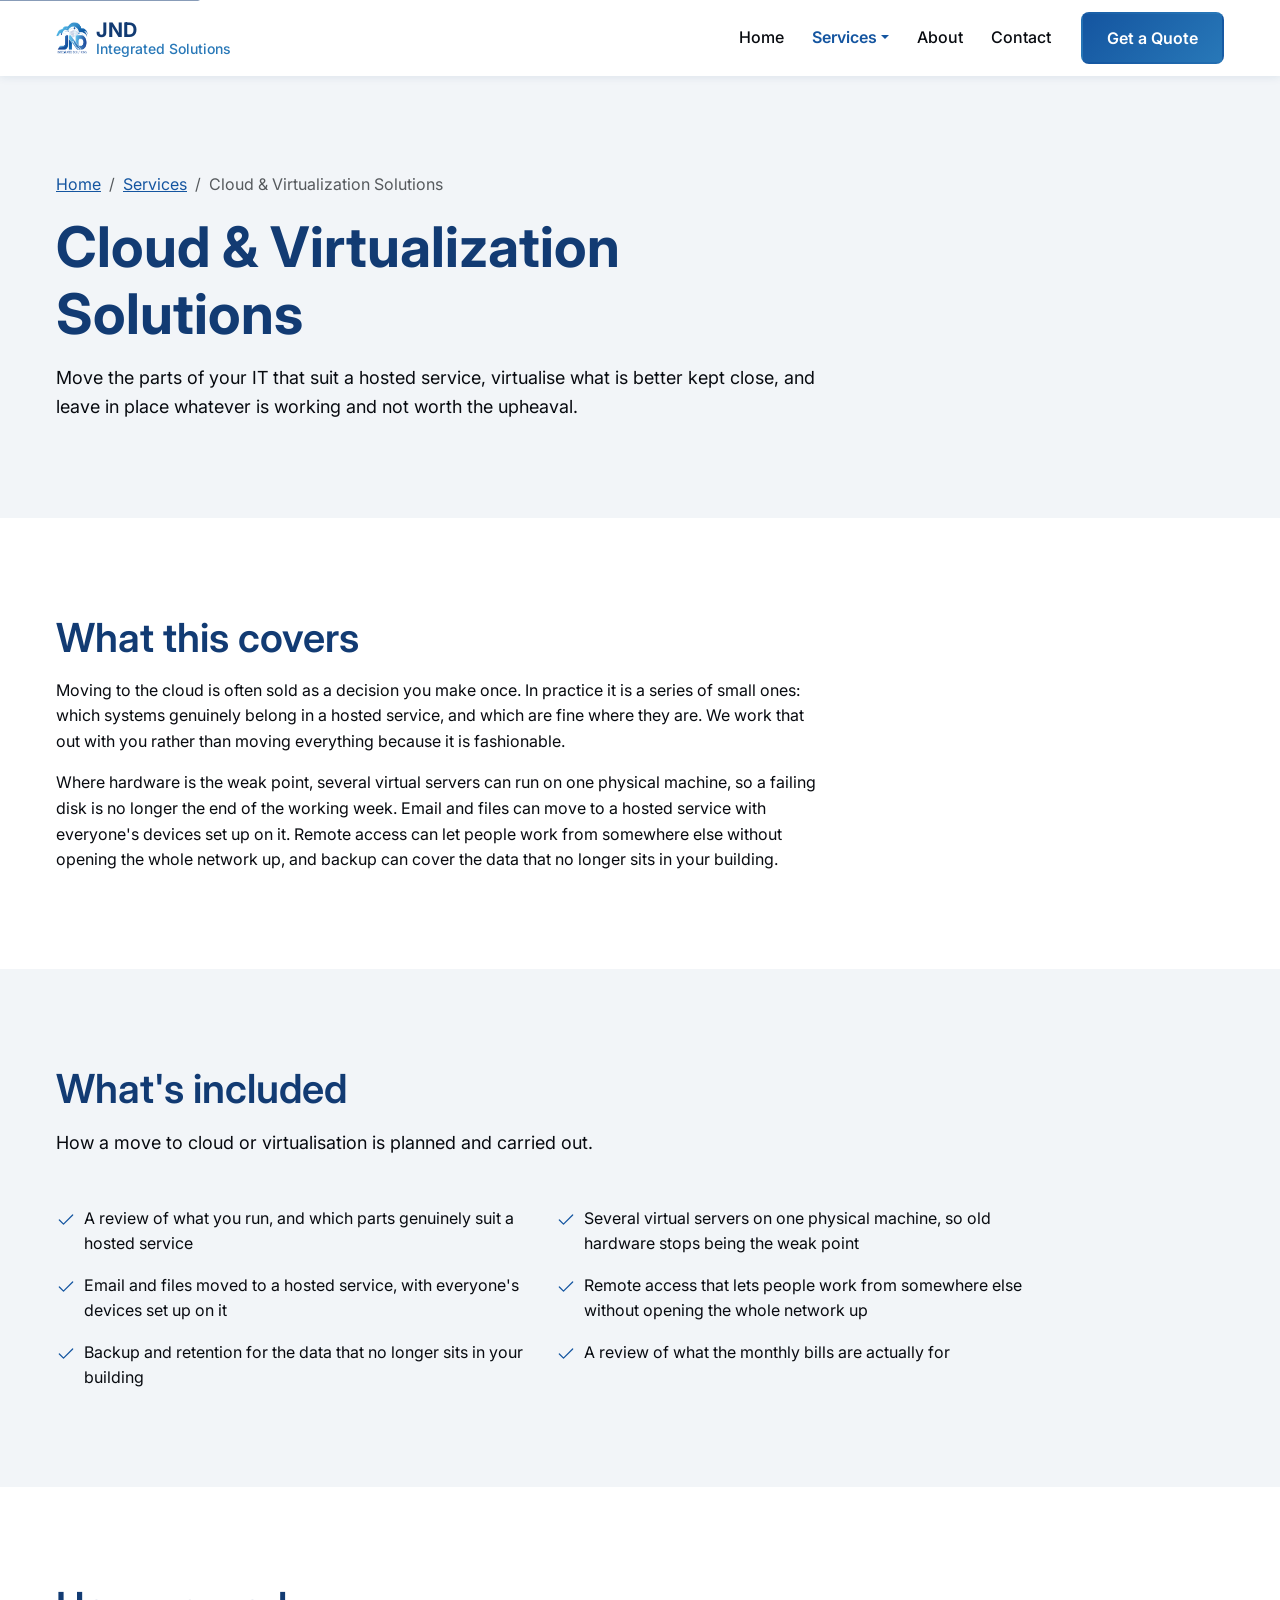
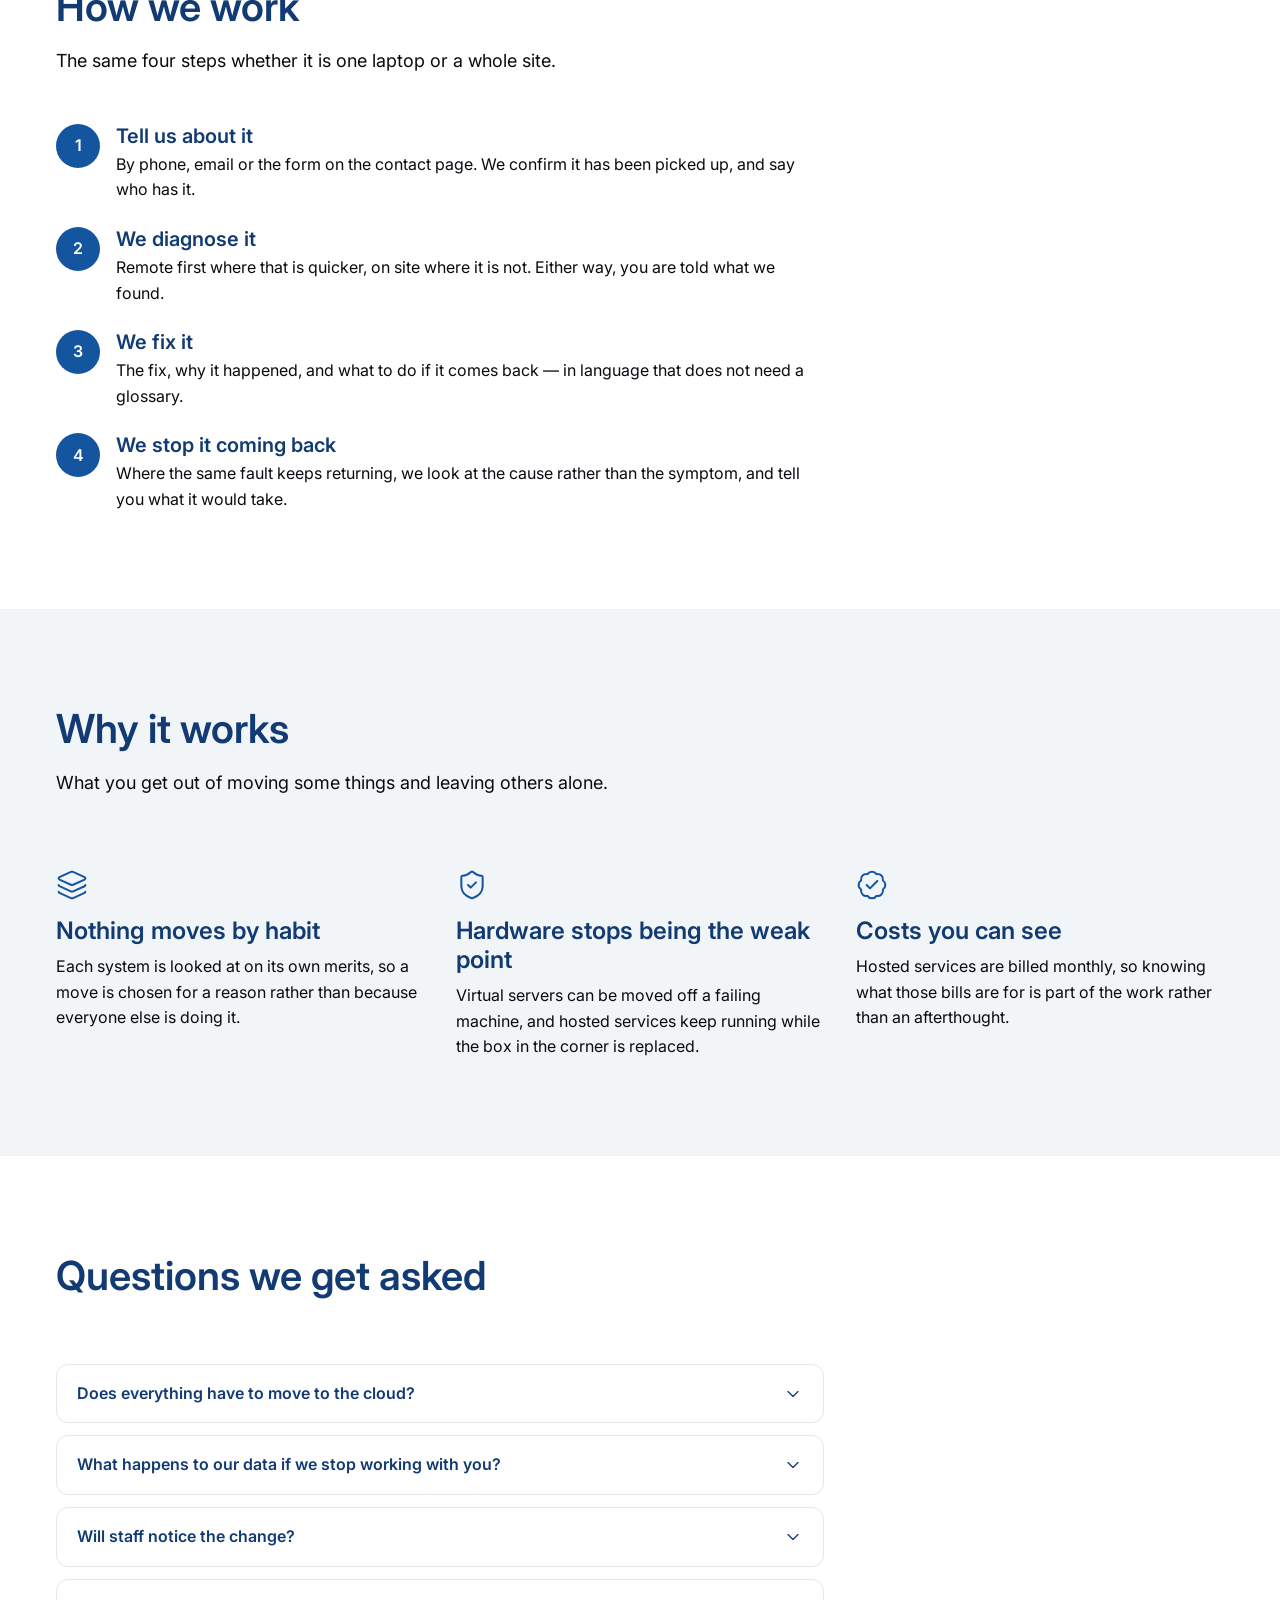
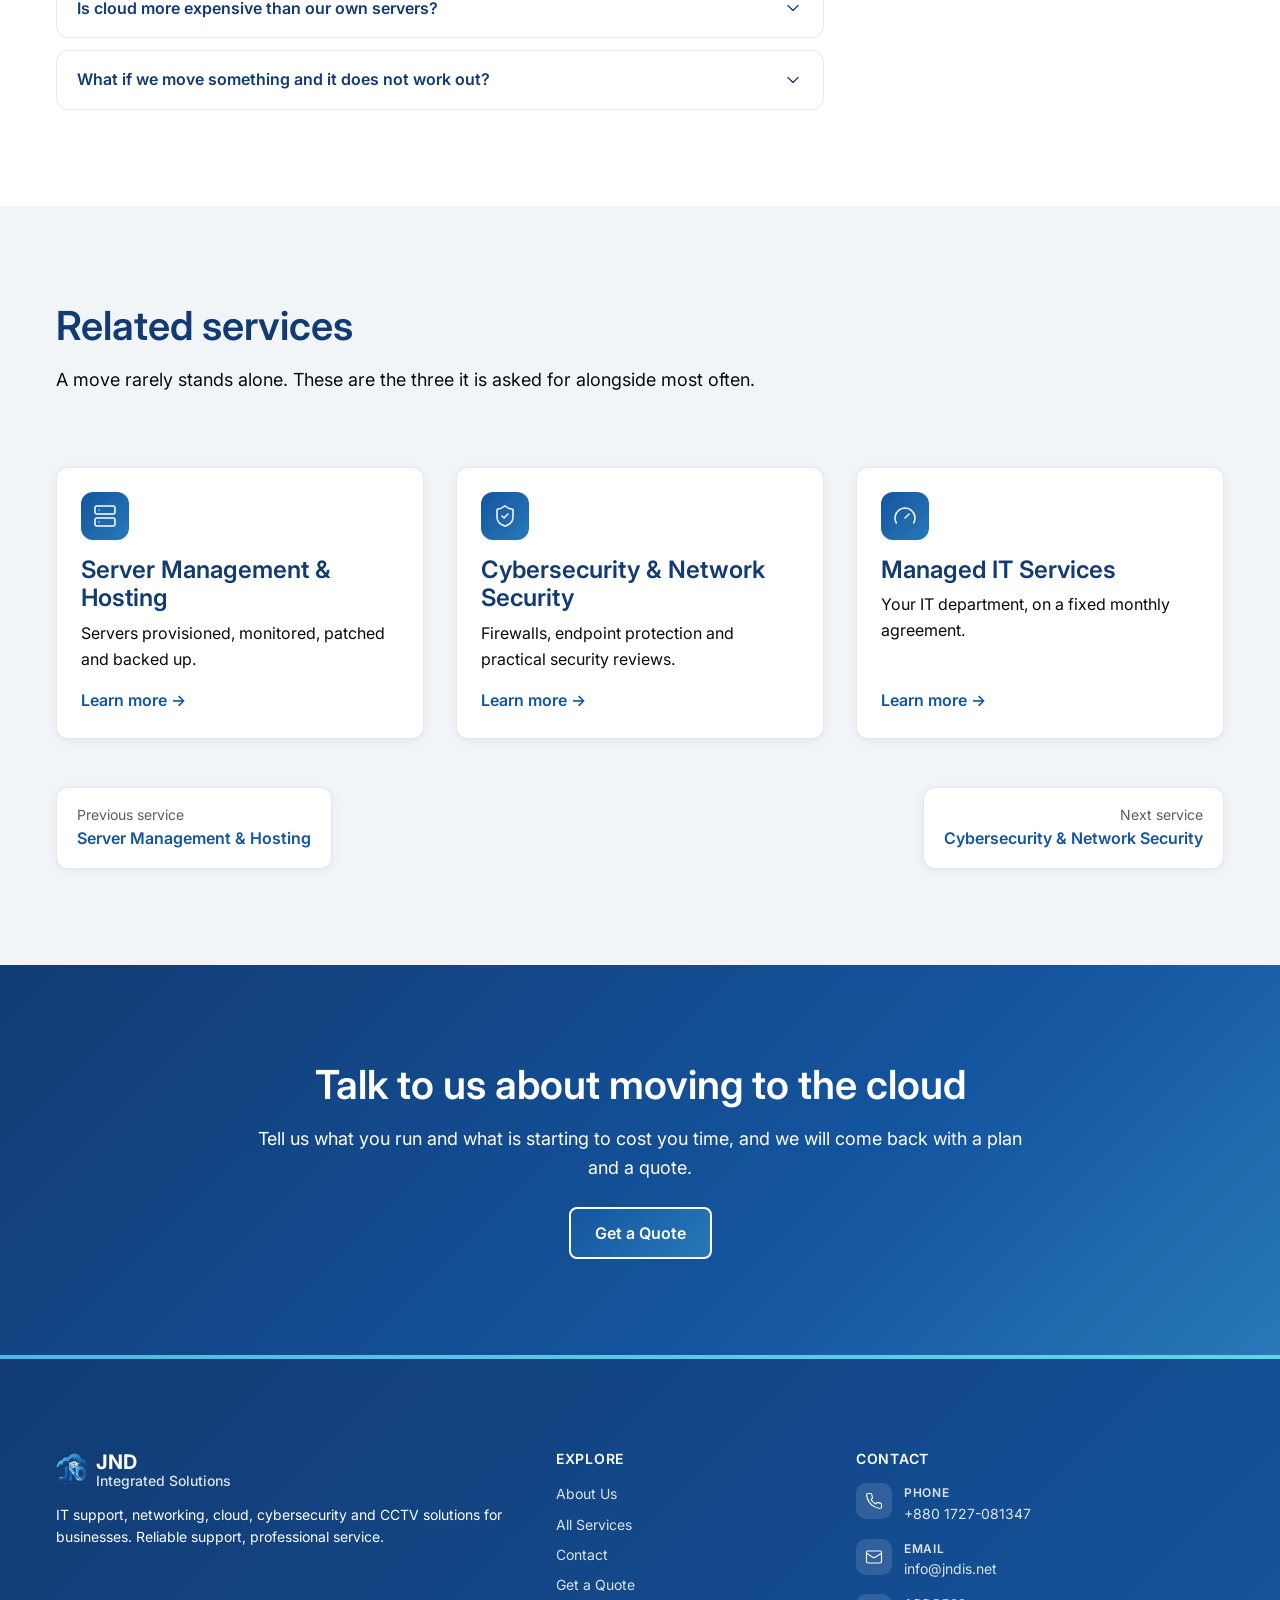
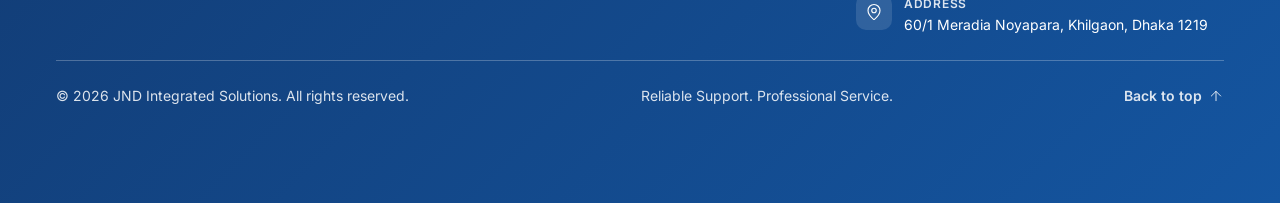
<file: services/cloud-virtualization.html>
<!DOCTYPE html>
<html lang="en">
<head>
  <meta charset="UTF-8">
  <meta name="viewport" content="width=device-width, initial-scale=1">

  <!--
    BASE TEMPLATE (TASK-005)

    Service detail page. Like services/index.html it lives one level down, so
    every asset and cross-page link is written ../ and its sibling services are
    referenced with no directory at all. tools/check-shared.js resolves links
    before comparing, so the shared blocks are still checked against the root
    pages.

    The head is complete: title, description, canonical and share image are
    all in place, and tools/check-seo.js holds this page to that shape.
  -->
  <title>Cloud &amp; Virtualization Solutions — JND Integrated Solutions</title>
  <meta name="description" content="Cloud and virtualisation for businesses: virtual servers, hosted email and files, remote access and backup from JND Integrated Solutions.">

  <!-- Canonical URL (TASK-038, TASK-042): the one address a search engine
       should index for this page, absolute against the live domain. -->
  <link rel="canonical" href="https://jndis.net/services/cloud-virtualization.html">

  <!-- Colours the browser UI on mobile (address bar / tab strip) -->
  <meta name="theme-color" content="#123B73">

  <!-- Declaring an icon stops browsers probing /favicon.ico and logging a 404 -->
  <link rel="icon" type="image/svg+xml" href="../assets/img/favicon.svg">

  <!-- Open Graph — controls link previews on Facebook, LinkedIn, WhatsApp, Slack -->
  <meta property="og:type" content="website">
  <meta property="og:site_name" content="JND Integrated Solutions">
  <meta property="og:locale" content="en">
  <meta property="og:url" content="https://jndis.net/services/cloud-virtualization.html">
  <meta property="og:title" content="Cloud &amp; Virtualization Solutions — JND Integrated Solutions">
  <meta property="og:description" content="Working out what suits moving and what does not: virtual servers, hosted email and files, remote access and backup.">

  <!-- Share card (TASK-042): 1200x630, the size link previews are built
       for. Source and regeneration: assets/img/og-image.svg. -->
  <meta property="og:image" content="https://jndis.net/assets/img/og-image.png">
  <meta property="og:image:width" content="1200">
  <meta property="og:image:height" content="630">
  <meta property="og:image:alt" content="JND Integrated Solutions — Reliable Support. Professional Service.">

  <!-- Twitter / X. summary_large_image because the share card below is 1200x630. -->
  <meta name="twitter:card" content="summary_large_image">
  <meta name="twitter:title" content="Cloud &amp; Virtualization Solutions — JND Integrated Solutions">
  <meta name="twitter:description" content="Working out what suits moving and what does not: virtual servers, hosted email and files, remote access and backup.">
  <meta name="twitter:image" content="https://jndis.net/assets/img/og-image.png">
  <meta name="twitter:image:alt" content="JND Integrated Solutions — Reliable Support. Professional Service.">

  <!-- Inter — brand typeface (DESIGN.md: 400/500/600/700) -->
  <link rel="preconnect" href="https://fonts.googleapis.com">
  <link rel="preconnect" href="https://fonts.gstatic.com" crossorigin>
  <link rel="stylesheet" href="https://fonts.googleapis.com/css2?family=Inter:wght@400;500;600;700&display=swap">

  <!-- Bootstrap 5.3.8 — base styles (must load before assets/css/jnd.css) -->
  <link rel="stylesheet" href="https://cdn.jsdelivr.net/npm/bootstrap@5.3.8/dist/css/bootstrap.min.css">

  <!-- JND brand layer — tokens, type scale, gradients, button/card overrides -->
  <link rel="stylesheet" href="../assets/css/jnd.css">

  <!-- Scroll reveal hook. This has to run before the first paint: it puts
       .js-reveal on the root element, which is what lets jnd.css section 11
       hide [data-reveal] elements. Doing this from reveal.js instead would let
       the page paint normally and then hide itself, which flashes.

       With JavaScript unavailable the class is never set and nothing is ever
       hidden. The timer is the failsafe: if reveal.js never runs — a 404, a
       syntax error, a blocked request — the class is dropped after 3s and
       every band is simply visible. Losing the animation is acceptable.
       Losing the content is not. -->
  <script>
    (function () {
      var root = document.documentElement;
      root.classList.add('js-reveal');
      window.__jndRevealFailsafe = window.setTimeout(function () {
        root.classList.remove('js-reveal');
      }, 3000);
    }());
  </script>

  <!-- Bootstrap 5.3.8 bundle (Popper + Bootstrap) for dropdowns, collapse, etc. -->
  <script defer src="https://cdn.jsdelivr.net/npm/bootstrap@5.3.8/dist/js/bootstrap.bundle.min.js"></script>

  <!-- Mobile menu behaviour. Deferred scripts run in document order, so the
       bundle above is guaranteed to have executed first. -->
  <script defer src="../assets/js/nav.js"></script>

  <!-- Copyright year in the footer -->
  <script defer src="../assets/js/footer.js"></script>

  <!-- Scroll reveal: fades [data-reveal] elements up as they enter the viewport -->
  <script defer src="../assets/js/reveal.js"></script>

  <!-- Opens the FAQ answer named in the URL hash. Everything else on this page
       works without it. -->
  <script defer src="../assets/js/service-page.js"></script>
</head>
<body>

  <!-- First focusable element on the page: lets keyboard users bypass the nav -->
  <a class="skip-link" href="#main">Skip to main content</a>

  <!-- ==========================================================================
       BEGIN shared header
       Keep this block identical on every page. The ONLY per-page difference is
       the active nav link (class="active" plus aria-current="page").
       Edit here, then copy to every other page.
       Check for drift:  node tools/check-shared.js
       ========================================================================== -->
  <header class="site-header sticky-top">
    <nav class="navbar navbar-expand-lg" aria-label="Main">
      <div class="container">

        <!-- Wordmark. The mark is decorative (alt=""), the text carries the name. -->
        <a class="navbar-brand d-flex align-items-center gap-2" href="../index.html">
          <img src="../assets/img/logo.png" alt="" width="32" height="32" class="d-block" decoding="async">
          <span class="d-flex flex-column">
            <span class="site-brand-name">JND</span>
            <span class="site-brand-tagline">Integrated Solutions</span>
          </span>
        </a>

        <button class="navbar-toggler" type="button"
                data-bs-toggle="collapse" data-bs-target="#primaryNav"
                aria-controls="primaryNav" aria-expanded="false"
                aria-label="Toggle navigation">
          <span class="navbar-toggler-icon"></span>
        </button>

        <div class="collapse navbar-collapse" id="primaryNav">
          <ul class="navbar-nav ms-auto align-items-lg-center">

            <li class="nav-item">
              <a class="nav-link" href="../index.html">Home</a>
            </li>

            <li class="nav-item dropdown">
              <!--
                An anchor (not a button) so that if the CDN JS ever fails to load,
                clicking still navigates to the services hub instead of doing nothing.
                With JS active the click toggles the menu, so "All services" below
                provides the keyboard route to that hub page.
              -->
              <a class="nav-link dropdown-toggle active" href="index.html" role="button"
                 aria-current="page" data-bs-toggle="dropdown" aria-expanded="false">Services</a>

              <ul class="dropdown-menu">
                <li><a class="dropdown-item" href="it-support-maintenance.html">IT Support &amp; Maintenance</a></li>
                <li><a class="dropdown-item" href="network-infrastructure.html">Network Infrastructure &amp; Solutions</a></li>
                <li><a class="dropdown-item" href="server-management-hosting.html">Server Management &amp; Hosting</a></li>
                <li><a class="dropdown-item" href="cloud-virtualization.html">Cloud &amp; Virtualization Solutions</a></li>
                <li><a class="dropdown-item" href="cybersecurity.html">Cybersecurity &amp; Network Security</a></li>
                <li><a class="dropdown-item" href="cctv-surveillance.html">CCTV &amp; Surveillance Solutions</a></li>
                <li><a class="dropdown-item" href="web-development.html">Web Development &amp; Digital Solutions</a></li>
                <li><a class="dropdown-item" href="it-consultancy.html">IT Consultancy &amp; Project Implementation</a></li>
                <li><a class="dropdown-item" href="managed-it-services.html">Managed IT Services</a></li>
                <li><a class="dropdown-item" href="equipment-supply-installation.html">IT Equipment Supply &amp; Installation</a></li>
                <li><hr class="dropdown-divider"></li>
                <li><a class="dropdown-item fw-semibold" href="index.html">All services &rarr;</a></li>
              </ul>
            </li>

            <li class="nav-item"><a class="nav-link" href="../about.html">About</a></li>
            <li class="nav-item"><a class="nav-link" href="../contact.html">Contact</a></li>

            <li class="nav-item nav-cta">
              <a class="btn btn-primary" href="../contact.html">Get a Quote</a>
            </li>

          </ul>
        </div>

      </div>
    </nav>
  </header>
  <!-- END shared header ====================================================== -->

  <!-- tabindex="-1" lets the skip link move focus here, not just scroll to it -->
  <main id="main" tabindex="-1">

    <!-- =================================================================
         PAGE HEADER (TASK-016)
         The same Surface band as the services hub, with one more breadcrumb
         level. Detail pages do not reuse the home hero: the gradient marks
         the front door, and the breadcrumb is what tells you where you are.
         ================================================================= -->
    <section class="section bg-surface">
      <div class="container">

        <nav aria-label="Breadcrumb">
          <ol class="breadcrumb mb-3">
            <li class="breadcrumb-item"><a href="../index.html">Home</a></li>
            <li class="breadcrumb-item"><a href="index.html">Services</a></li>
            <li class="breadcrumb-item active" aria-current="page">Cloud &amp; Virtualization Solutions</li>
          </ol>
        </nav>

        <div class="row">
          <div class="col-12 col-lg-8" data-reveal>
            <h1 class="mb-3">Cloud &amp; Virtualization Solutions</h1>
            <p class="lead mb-0">
              Move the parts of your IT that suit a hosted service, virtualise
              what is better kept close, and leave in place whatever is working
              and not worth the upheaval.
            </p>
          </div>
        </div>

      </div>
    </section>

    <!-- =================================================================
         OVERVIEW
         Prose, capped at col-lg-8 so the measure stays readable.
         Copy is DRAFT.
         ================================================================= -->
    <section class="section" aria-labelledby="overview-heading">
      <div class="container">

        <div class="row">
          <div class="col-12 col-lg-8" data-reveal>
            <h2 id="overview-heading" class="mb-3">What this covers</h2>
            <p>
              Moving to the cloud is often sold as a decision you make once. In
              practice it is a series of small ones: which systems genuinely
              belong in a hosted service, and which are fine where they are. We
              work that out with you rather than moving everything because it is
              fashionable.
            </p>
            <p class="mb-0">
              Where hardware is the weak point, several virtual servers can run
              on one physical machine, so a failing disk is no longer the end of
              the working week. Email and files can move to a hosted service
              with everyone's devices set up on it. Remote access can let people
              work from somewhere else without opening the whole network up, and
              backup can cover the data that no longer sits in your building.
            </p>
          </div>
        </div>

      </div>
    </section>

    <!-- =================================================================
         WHAT'S INCLUDED
         A check list in two columns. No new CSS: .list-unstyled, the grid,
         .icon and .text-primary already carry it.
         ================================================================= -->
    <section class="section bg-surface" aria-labelledby="included-heading">
      <div class="container">

        <div class="row">
          <div class="col-12 col-lg-8" data-reveal>
            <h2 id="included-heading" class="mb-3">What's included</h2>
            <p class="lead mb-0">
              How a move to cloud or virtualisation is planned and carried out.
            </p>
          </div>
        </div>

        <div class="row mt-5">
          <div class="col-12 col-lg-10">
            <ul class="row g-3 list-unstyled mb-0">

              <li class="col-12 col-md-6 d-flex gap-2">
                <svg class="icon text-primary flex-shrink-0 mt-1" width="20" height="20" viewBox="0 0 24 24" aria-hidden="true"><path d="M20 6 9 17l-5-5"/></svg>
                <span>A review of what you run, and which parts genuinely suit a hosted service</span>
              </li>

              <li class="col-12 col-md-6 d-flex gap-2">
                <svg class="icon text-primary flex-shrink-0 mt-1" width="20" height="20" viewBox="0 0 24 24" aria-hidden="true"><path d="M20 6 9 17l-5-5"/></svg>
                <span>Several virtual servers on one physical machine, so old hardware stops being the weak point</span>
              </li>

              <li class="col-12 col-md-6 d-flex gap-2">
                <svg class="icon text-primary flex-shrink-0 mt-1" width="20" height="20" viewBox="0 0 24 24" aria-hidden="true"><path d="M20 6 9 17l-5-5"/></svg>
                <span>Email and files moved to a hosted service, with everyone's devices set up on it</span>
              </li>

              <li class="col-12 col-md-6 d-flex gap-2">
                <svg class="icon text-primary flex-shrink-0 mt-1" width="20" height="20" viewBox="0 0 24 24" aria-hidden="true"><path d="M20 6 9 17l-5-5"/></svg>
                <span>Remote access that lets people work from somewhere else without opening the whole network up</span>
              </li>

              <li class="col-12 col-md-6 d-flex gap-2">
                <svg class="icon text-primary flex-shrink-0 mt-1" width="20" height="20" viewBox="0 0 24 24" aria-hidden="true"><path d="M20 6 9 17l-5-5"/></svg>
                <span>Backup and retention for the data that no longer sits in your building</span>
              </li>

              <li class="col-12 col-md-6 d-flex gap-2">
                <svg class="icon text-primary flex-shrink-0 mt-1" width="20" height="20" viewBox="0 0 24 24" aria-hidden="true"><path d="M20 6 9 17l-5-5"/></svg>
                <span>A review of what the monthly bills are actually for</span>
              </li>

            </ul>
          </div>
        </div>

      </div>
    </section>

    <!-- ==========================================================================
         BEGIN shared process
         Identical on every service detail page. Edit here, then copy to the
         other nine. Check for drift:  node tools/check-shared.js
         ========================================================================== -->
    <section class="section" aria-labelledby="process-heading">
      <div class="container">

        <div class="row">
          <div class="col-12 col-lg-8" data-reveal>
            <h2 id="process-heading" class="mb-3">How we work</h2>
            <p class="lead mb-0">
              The same four steps whether it is one laptop or a whole site.
            </p>
          </div>
        </div>

        <div class="row mt-5">
          <div class="col-12 col-lg-8">
            <ol class="process-list list-unstyled mb-0">

              <li class="process-step d-flex gap-3">
                <span class="process-number" aria-hidden="true">1</span>
                <div>
                  <h3 class="h5 mb-1">Tell us about it</h3>
                  <p class="mb-0">By phone, email or the form on the contact page. We confirm it has been picked up, and say who has it.</p>
                </div>
              </li>

              <li class="process-step d-flex gap-3">
                <span class="process-number" aria-hidden="true">2</span>
                <div>
                  <h3 class="h5 mb-1">We diagnose it</h3>
                  <p class="mb-0">Remote first where that is quicker, on site where it is not. Either way, you are told what we found.</p>
                </div>
              </li>

              <li class="process-step d-flex gap-3">
                <span class="process-number" aria-hidden="true">3</span>
                <div>
                  <h3 class="h5 mb-1">We fix it</h3>
                  <p class="mb-0">The fix, why it happened, and what to do if it comes back — in language that does not need a glossary.</p>
                </div>
              </li>

              <li class="process-step d-flex gap-3">
                <span class="process-number" aria-hidden="true">4</span>
                <div>
                  <h3 class="h5 mb-1">We stop it coming back</h3>
                  <p class="mb-0">Where the same fault keeps returning, we look at the cause rather than the symptom, and tell you what it would take.</p>
                </div>
              </li>

            </ol>
          </div>
        </div>

      </div>
    </section>
    <!-- END shared process ====================================================== -->

    <!-- =================================================================
         BENEFITS
         The feature-list component (jnd.css section 10), three across.
         No card chrome, so it does not read as a second services grid.
         ================================================================= -->
    <section class="section bg-surface" aria-labelledby="benefits-heading">
      <div class="container">

        <div class="row">
          <div class="col-12 col-lg-8" data-reveal>
            <h2 id="benefits-heading" class="mb-3">Why it works</h2>
            <p class="lead mb-0">
              What you get out of moving some things and leaving others alone.
            </p>
          </div>
        </div>

        <div class="row g-4 mt-5">

          <div class="col-12 col-md-6 col-lg-4" data-reveal>
            <svg class="icon text-primary d-block mb-3" width="32" height="32" viewBox="0 0 24 24" aria-hidden="true"><path d="M12.83 2.18a2 2 0 0 0-1.66 0L2.6 6.08a1 1 0 0 0 0 1.83l8.58 3.91a2 2 0 0 0 1.66 0l8.58-3.9a1 1 0 0 0 0-1.83z"/><path d="M2 12a1 1 0 0 0 .58.91l8.6 3.91a2 2 0 0 0 1.65 0l8.58-3.9A1 1 0 0 0 22 12"/><path d="M2 17a1 1 0 0 0 .58.91l8.6 3.91a2 2 0 0 0 1.65 0l8.58-3.9A1 1 0 0 0 22 17"/></svg>
            <h3 class="mb-2">Nothing moves by habit</h3>
            <p class="mb-0">Each system is looked at on its own merits, so a move is chosen for a reason rather than because everyone else is doing it.</p>
          </div>

          <div class="col-12 col-md-6 col-lg-4" data-reveal>
            <svg class="icon text-primary d-block mb-3" width="32" height="32" viewBox="0 0 24 24" aria-hidden="true"><path d="M20 13c0 5-3.5 7.5-7.66 8.95a1 1 0 0 1-.67-.01C7.5 20.5 4 18 4 13V6a1 1 0 0 1 1-1c2 0 4.5-1.2 6.24-2.72a1.17 1.17 0 0 1 1.52 0C14.51 3.81 17 5 19 5a1 1 0 0 1 1 1z"/><path d="m9 12 2 2 4-4"/></svg>
            <h3 class="mb-2">Hardware stops being the weak point</h3>
            <p class="mb-0">Virtual servers can be moved off a failing machine, and hosted services keep running while the box in the corner is replaced.</p>
          </div>

          <div class="col-12 col-md-6 col-lg-4" data-reveal>
            <svg class="icon text-primary d-block mb-3" width="32" height="32" viewBox="0 0 24 24" aria-hidden="true"><path d="M3.85 8.62a4 4 0 0 1 4.78-4.77 4 4 0 0 1 6.74 0 4 4 0 0 1 4.78 4.78 4 4 0 0 1 0 6.74 4 4 0 0 1-4.77 4.78 4 4 0 0 1-6.75 0 4 4 0 0 1-4.78-4.77 4 4 0 0 1 0-6.76Z"/><path d="m16 9-5.5 5.5L8 12"/></svg>
            <h3 class="mb-2">Costs you can see</h3>
            <p class="mb-0">Hosted services are billed monthly, so knowing what those bills are for is part of the work rather than an afterthought.</p>
          </div>

        </div>

      </div>
    </section>

    <!-- =================================================================
         FAQ
         Native <details>/<summary>, not Bootstrap's .accordion — see
         jnd.css section 12 for why. Each answer has an id so a link can
         point at it; service-page.js opens it.
         ================================================================= -->
    <section class="section" aria-labelledby="faq-heading">
      <div class="container">

        <div class="row">
          <div class="col-12 col-lg-8" data-reveal>
            <h2 id="faq-heading" class="mb-3">Questions we get asked</h2>
          </div>
        </div>

        <div class="row mt-5">
          <div class="col-12 col-lg-8">
            <div class="faq" data-faq>

              <details class="faq-item" id="faq-everything">
                <summary class="faq-question">
                  <span>Does everything have to move to the cloud?</span>
                  <svg class="icon faq-chevron" width="20" height="20" viewBox="0 0 24 24" aria-hidden="true"><path d="m6 9 6 6 6-6"/></svg>
                </summary>
                <p class="faq-answer">
                  No. Some systems are better off where they are, and moving
                  them would cost time and money for no real gain. Working out
                  which is which is the first part of the job.
                </p>
              </details>

              <details class="faq-item" id="faq-our-data">
                <summary class="faq-question">
                  <span>What happens to our data if we stop working with you?</span>
                  <svg class="icon faq-chevron" width="20" height="20" viewBox="0 0 24 24" aria-hidden="true"><path d="m6 9 6 6 6-6"/></svg>
                </summary>
                <p class="faq-answer">
                  The data is yours, and you get it back. We hand over the
                  accounts, the files and the settings, and we take our own
                  access away once you have confirmed the handover is complete.
                </p>
              </details>

              <details class="faq-item" id="faq-staff">
                <summary class="faq-question">
                  <span>Will staff notice the change?</span>
                  <svg class="icon faq-chevron" width="20" height="20" viewBox="0 0 24 24" aria-hidden="true"><path d="m6 9 6 6 6-6"/></svg>
                </summary>
                <p class="faq-answer">
                  Usually less than they expect. Where a change alters how
                  people work — a different way to reach email or files, for
                  instance — everyone is shown it first and told who to ask if
                  something is not where they left it.
                </p>
              </details>

              <details class="faq-item" id="faq-cost">
                <summary class="faq-question">
                  <span>Is cloud more expensive than our own servers?</span>
                  <svg class="icon faq-chevron" width="20" height="20" viewBox="0 0 24 24" aria-hidden="true"><path d="m6 9 6 6 6-6"/></svg>
                </summary>
                <p class="faq-answer">
                  Sometimes it is, sometimes it is not, and it depends on what
                  you run and how hard you run it. A monthly bill is easier to
                  predict; a machine doing very little can be cheaper to keep.
                </p>
              </details>

              <details class="faq-item" id="faq-moving-back">
                <summary class="faq-question">
                  <span>What if we move something and it does not work out?</span>
                  <svg class="icon faq-chevron" width="20" height="20" viewBox="0 0 24 24" aria-hidden="true"><path d="m6 9 6 6 6-6"/></svg>
                </summary>
                <p class="faq-answer">
                  Then it can be brought back, and it is worth saying up front
                  what that would involve. A move that cannot be undone is one
                  we would rather not make in the first place.
                </p>
              </details>

            </div>
          </div>
        </div>

      </div>
    </section>

    <!-- =================================================================
         RELATED SERVICES + PAGER (TASK-031)
         Both blocks are cross-links out of this page, so they share a band.
         The three related services are a subset of the canonical list, in
         canonical order; the pager is the next and previous entries, which
         wrap around at the ends. tools/check-services.js validates both.
         ================================================================= -->
    <section class="section bg-surface" aria-labelledby="related-heading">
      <div class="container">

        <div class="row">
          <div class="col-12 col-lg-8" data-reveal>
            <h2 id="related-heading" class="mb-3">Related services</h2>
            <p class="lead mb-0">
              A move rarely stands alone. These are the three it is asked for
              alongside most often.
            </p>
          </div>
        </div>

        <!-- BEGIN related services -->
        <div class="row g-4 mt-5">

          <div class="col-12 col-md-6 col-lg-4">
            <div class="card h-100">
              <div class="card-body d-flex flex-column">
                <div class="card-icon mb-3" aria-hidden="true">
                  <svg class="icon" width="24" height="24" viewBox="0 0 24 24"><rect width="20" height="8" x="2" y="2" rx="2" ry="2"/><rect width="20" height="8" x="2" y="14" rx="2" ry="2"/><line x1="6" x2="6.01" y1="6" y2="6"/><line x1="6" x2="6.01" y1="18" y2="18"/></svg>
                </div>
                <h3 class="mb-2">Server Management &amp; Hosting</h3>
                <p class="mb-3">Servers provisioned, monitored, patched and backed up.</p>
                <a class="card-link mt-auto" href="server-management-hosting.html"
                   aria-label="Learn more about Server Management &amp; Hosting">Learn more &rarr;</a>
              </div>
            </div>
          </div>

          <div class="col-12 col-md-6 col-lg-4">
            <div class="card h-100">
              <div class="card-body d-flex flex-column">
                <div class="card-icon mb-3" aria-hidden="true">
                  <svg class="icon" width="24" height="24" viewBox="0 0 24 24"><path d="M20 13c0 5-3.5 7.5-7.66 8.95a1 1 0 0 1-.67-.01C7.5 20.5 4 18 4 13V6a1 1 0 0 1 1-1c2 0 4.5-1.2 6.24-2.72a1.17 1.17 0 0 1 1.52 0C14.51 3.81 17 5 19 5a1 1 0 0 1 1 1z"/><path d="m9 12 2 2 4-4"/></svg>
                </div>
                <h3 class="mb-2">Cybersecurity &amp; Network Security</h3>
                <p class="mb-3">Firewalls, endpoint protection and practical security reviews.</p>
                <a class="card-link mt-auto" href="cybersecurity.html"
                   aria-label="Learn more about Cybersecurity &amp; Network Security">Learn more &rarr;</a>
              </div>
            </div>
          </div>

          <div class="col-12 col-md-6 col-lg-4">
            <div class="card h-100">
              <div class="card-body d-flex flex-column">
                <div class="card-icon mb-3" aria-hidden="true">
                  <svg class="icon" width="24" height="24" viewBox="0 0 24 24"><path d="m12 14 4-4"/><path d="M3.34 19a10 10 0 1 1 17.32 0"/></svg>
                </div>
                <h3 class="mb-2">Managed IT Services</h3>
                <p class="mb-3">Your IT department, on a fixed monthly agreement.</p>
                <a class="card-link mt-auto" href="managed-it-services.html"
                   aria-label="Learn more about Managed IT Services">Learn more &rarr;</a>
              </div>
            </div>
          </div>

        </div>
        <!-- END related services -->

        <!-- BEGIN service pager -->
        <nav class="service-pager d-flex flex-column flex-sm-row gap-3 mt-5" aria-label="Service pagination">

          <a class="service-pager-link" href="server-management-hosting.html" rel="prev">
            <span class="service-pager-label">Previous service</span>
            <span class="service-pager-name">Server Management &amp; Hosting</span>
          </a>

          <a class="service-pager-link ms-sm-auto text-sm-end" href="cybersecurity.html" rel="next">
            <span class="service-pager-label">Next service</span>
            <span class="service-pager-name">Cybersecurity &amp; Network Security</span>
          </a>

        </nav>
        <!-- END service pager -->

      </div>
    </section>

    <!-- =================================================================
         CALL TO ACTION
         The page-foot CTA band, same as the home page's and the hub's.
         Copy is DRAFT.
         ================================================================= -->
    <section class="section bg-grad-modern text-white" aria-labelledby="cta-heading">
      <div class="container">

        <div class="row justify-content-center text-center">
          <div class="col-12 col-md-10 col-lg-8" data-reveal>

            <h2 id="cta-heading" class="mb-3">Talk to us about moving to the cloud</h2>

            <p class="lead mb-4">
              Tell us what you run and what is starting to cost you time, and we
              will come back with a plan and a quote.
            </p>

            <a class="btn btn-primary" href="../contact.html">Get a Quote</a>

          </div>
        </div>

      </div>
    </section>

  </main>

  <!-- ==========================================================================
       BEGIN shared footer
       Identical on every page — there is no per-page variation at all.
       Check for drift:  node tools/check-shared.js
       ========================================================================== -->
  <footer class="section site-footer bg-grad-primary text-white">
    <div class="container">

      <div class="row g-4 g-lg-5">

        <!-- Brand -->
        <div class="col-12 col-lg-5">
          <a class="d-inline-flex align-items-center gap-2 mb-3" href="../index.html">
            <img src="../assets/img/logo.png" alt="" width="32" height="32" class="d-block" loading="lazy" decoding="async">
            <span class="d-flex flex-column">
              <span class="site-brand-name">JND</span>
              <span class="site-brand-tagline">Integrated Solutions</span>
            </span>
          </a>
          <p class="small mb-4">
            IT support, networking, cloud, cybersecurity and CCTV solutions for
            businesses. Reliable support, professional service.
          </p>
        </div>

        <!-- Explore -->
        <div class="col-12 col-md-6 col-lg-3">
          <h2 class="site-footer-title mb-3">Explore</h2>
          <ul class="list-unstyled mb-0 small">
            <li class="mb-2"><a href="../about.html">About Us</a></li>
            <li class="mb-2"><a href="../services/index.html">All Services</a></li>
            <li class="mb-2"><a href="../contact.html">Contact</a></li>
            <li class="mb-0"><a href="../contact.html">Get a Quote</a></li>
          </ul>
        </div>

        <!-- Contact — phone and email are live links; the address is plain text
             until there is a map to point at. -->
        <div class="col-12 col-md-6 col-lg-4">
          <h2 class="site-footer-title mb-3">Contact</h2>
          <ul class="list-unstyled footer-contact mb-0 small">
            <li>
              <span class="footer-contact-icon" aria-hidden="true">
                <svg class="icon" width="18" height="18" viewBox="0 0 24 24"><path d="M22 16.92v3a2 2 0 0 1-2.18 2 19.79 19.79 0 0 1-8.63-3.07 19.5 19.5 0 0 1-6-6 19.79 19.79 0 0 1-3.07-8.67A2 2 0 0 1 4.11 2h3a2 2 0 0 1 2 1.72 12.84 12.84 0 0 0 .7 2.81 2 2 0 0 1-.45 2.11L8.09 9.91a16 16 0 0 0 6 6l1.27-1.27a2 2 0 0 1 2.11-.45 12.84 12.84 0 0 0 2.81.7A2 2 0 0 1 22 16.92z"/></svg>
              </span>
              <span>
                <span class="footer-contact-label">Phone</span>
                <a href="tel:+8801727081347">+880 1727-081347</a>
              </span>
            </li>
            <li>
              <span class="footer-contact-icon" aria-hidden="true">
                <svg class="icon" width="18" height="18" viewBox="0 0 24 24"><rect width="20" height="16" x="2" y="4" rx="2"/><path d="m22 7-8.97 5.7a1.94 1.94 0 0 1-2.06 0L2 7"/></svg>
              </span>
              <span>
                <span class="footer-contact-label">Email</span>
                <a href="mailto:info@jndis.net">info@jndis.net</a>
              </span>
            </li>
            <li>
              <span class="footer-contact-icon" aria-hidden="true">
                <svg class="icon" width="18" height="18" viewBox="0 0 24 24"><path d="M20 10c0 4.993-5.539 10.193-7.399 11.799a1 1 0 0 1-1.202 0C9.539 20.193 4 14.993 4 10a8 8 0 0 1 16 0"/><circle cx="12" cy="10" r="3"/></svg>
              </span>
              <span>
                <span class="footer-contact-label">Address</span>
                <span>60/1 Meradia Noyapara, Khilgaon, Dhaka 1219</span>
              </span>
            </li>
          </ul>
        </div>

      </div>

      <!-- Bootstrap's <hr> inherits the footer's colour at 25% opacity, so this
           renders as a subtle white divider with no extra classes. -->
      <hr class="my-4">

      <div class="site-footer-meta d-flex flex-column flex-lg-row align-items-lg-center justify-content-between gap-3 small">
        <p class="mb-0">
          &copy; <span data-current-year>2026</span> JND Integrated Solutions. All rights reserved.
        </p>
        <p class="mb-0">Reliable Support. Professional Service.</p>
        <a class="footer-top" href="#main">
          Back to top
          <svg class="icon" width="16" height="16" viewBox="0 0 24 24" aria-hidden="true"><path d="m5 12 7-7 7 7"/><path d="M12 19V5"/></svg>
        </a>
      </div>

    </div>
  </footer>
  <!-- END shared footer ====================================================== -->

</body>
</html>
</file>
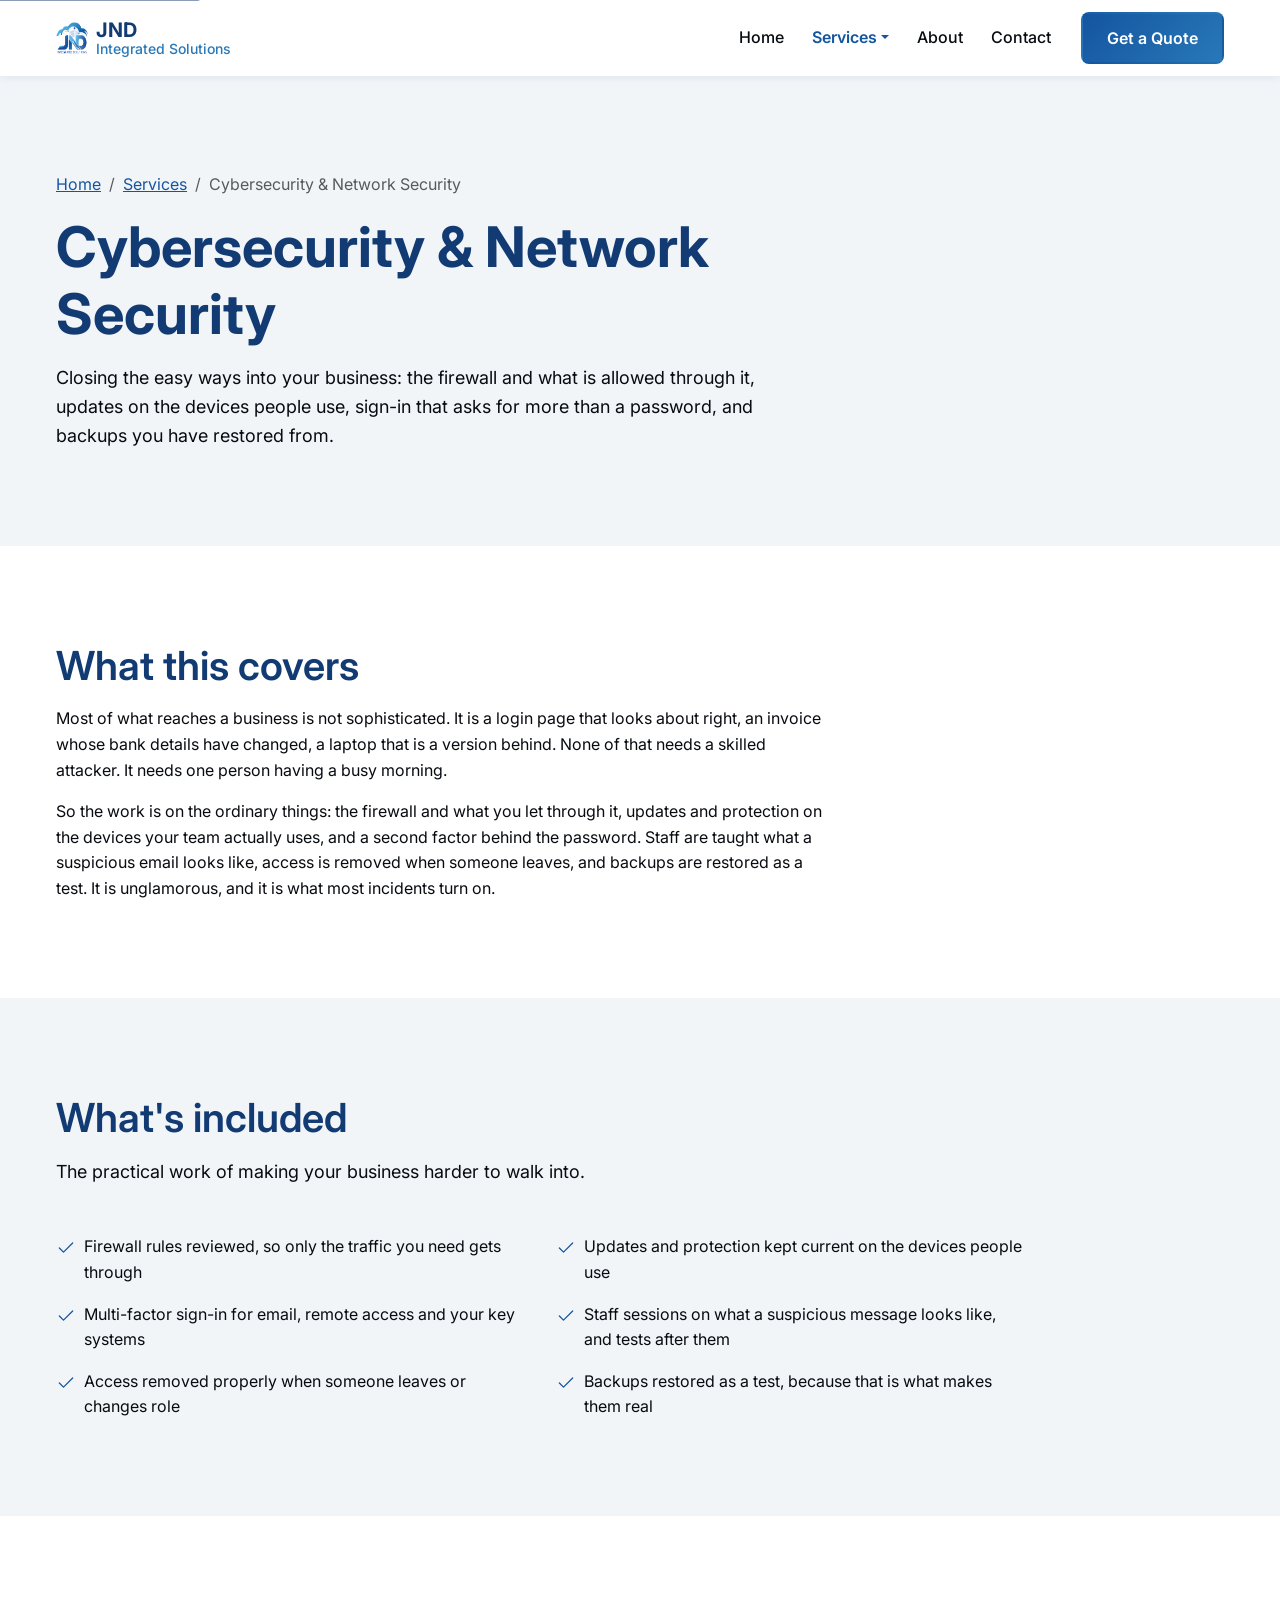
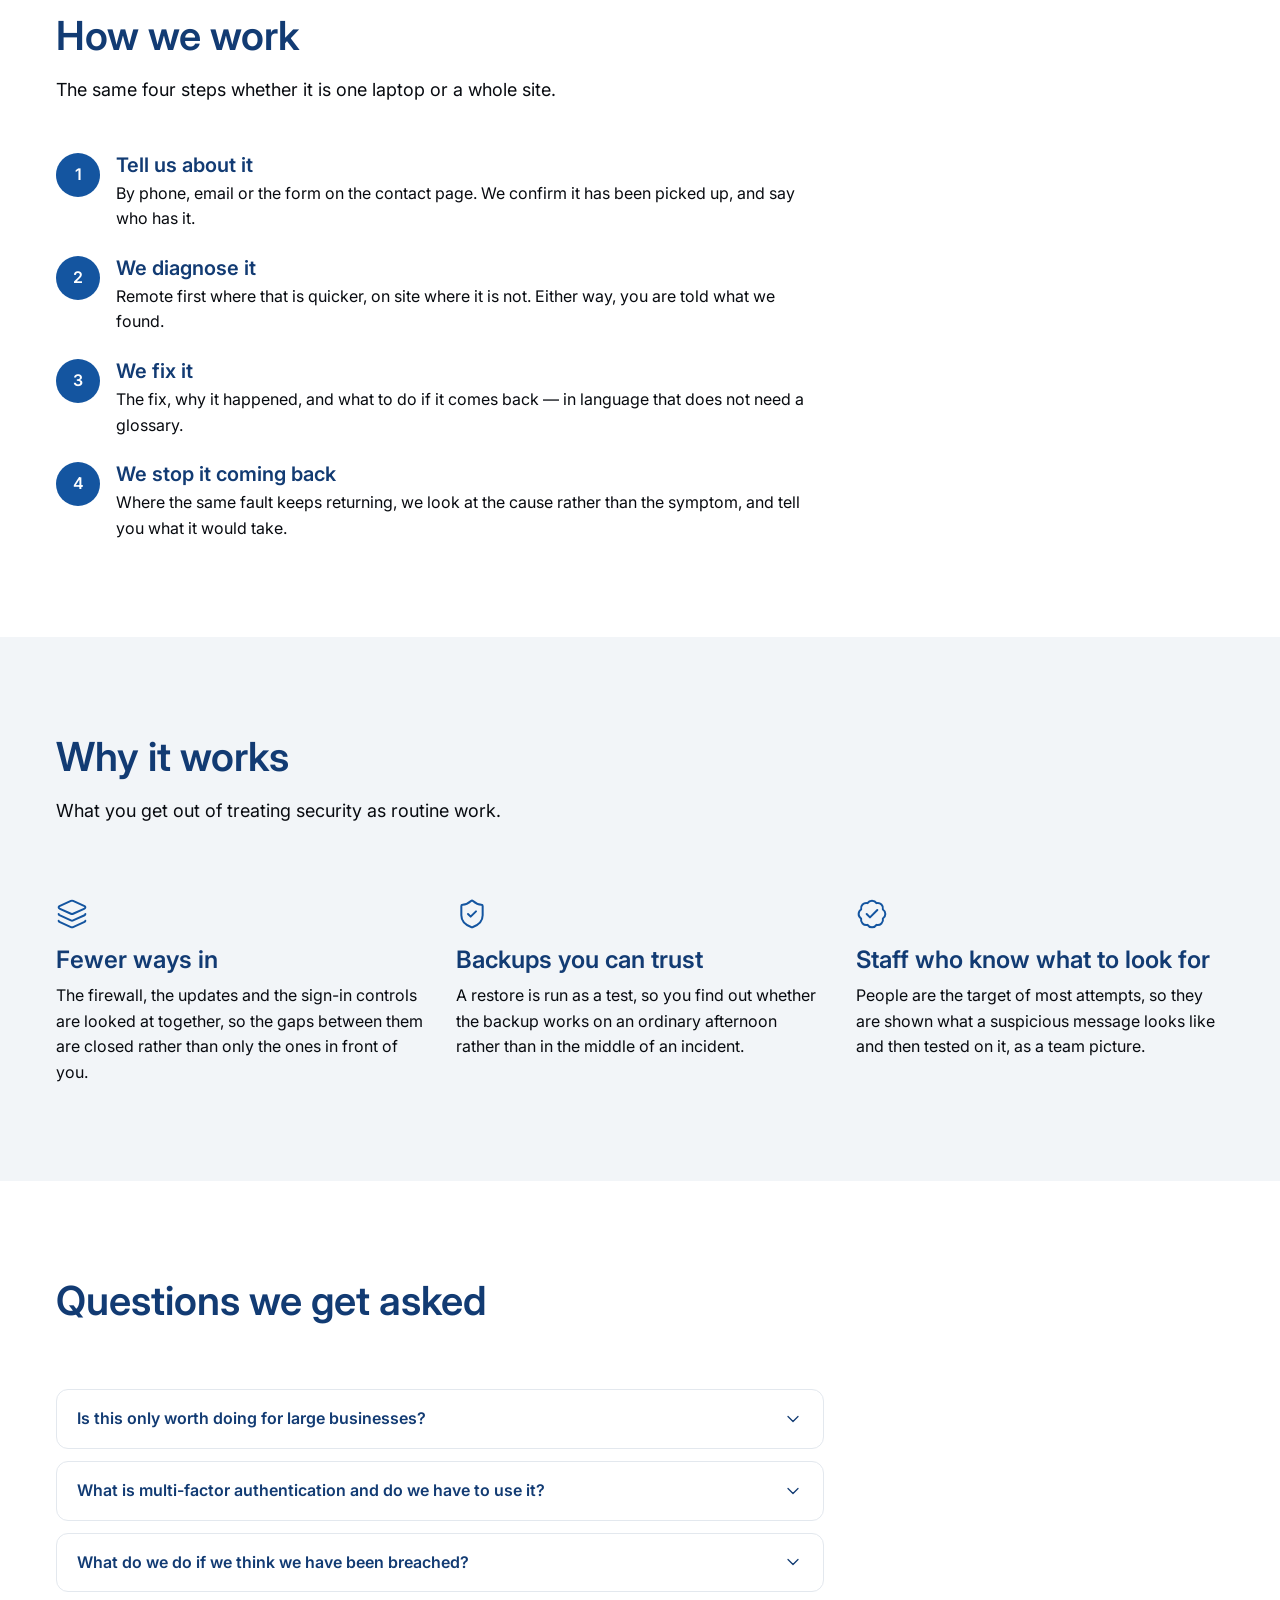
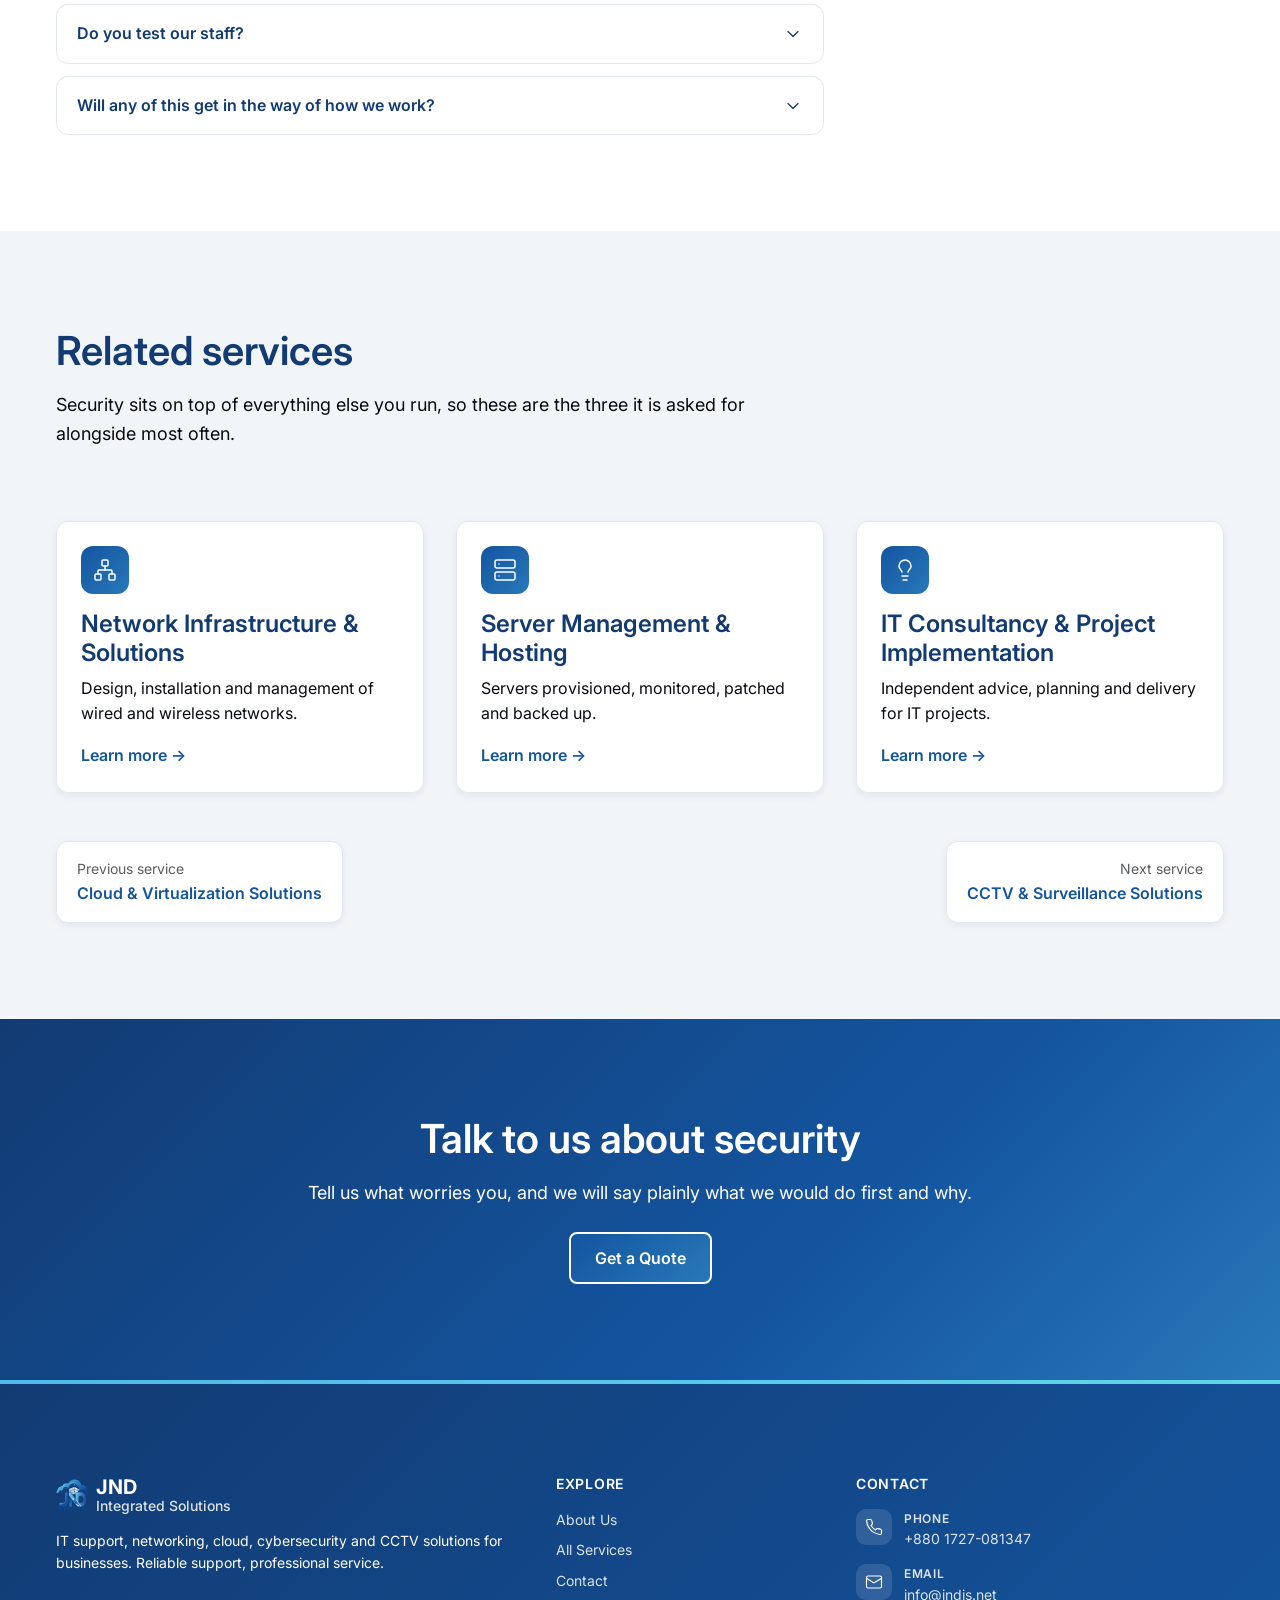
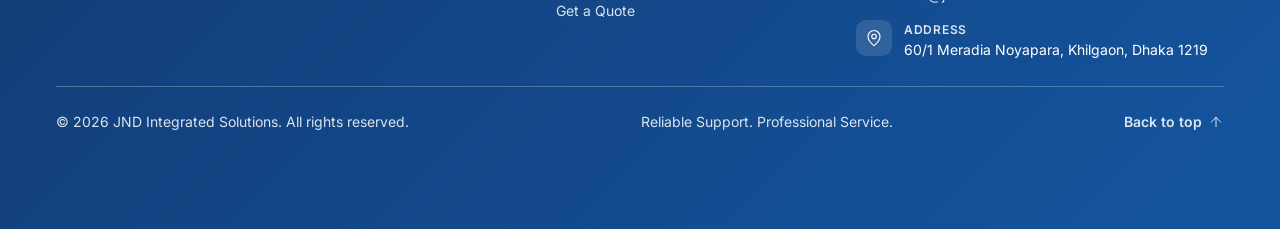
<file: services/cybersecurity.html>
<!DOCTYPE html>
<html lang="en">
<head>
  <meta charset="UTF-8">
  <meta name="viewport" content="width=device-width, initial-scale=1">

  <!--
    BASE TEMPLATE (TASK-005)

    Service detail page. Like services/index.html it lives one level down, so
    every asset and cross-page link is written ../ and its sibling services are
    referenced with no directory at all. tools/check-shared.js resolves links
    before comparing, so the shared blocks are still checked against the root
    pages.

    The head is complete: title, description, canonical and share image are
    all in place, and tools/check-seo.js holds this page to that shape.
  -->
  <title>Cybersecurity &amp; Network Security — JND Integrated Solutions</title>
  <meta name="description" content="Firewalls, endpoint protection, multi-factor sign-in, staff phishing training and tested backups: practical security for businesses from JND.">

  <!-- Canonical URL (TASK-038, TASK-042): the one address a search engine
       should index for this page, absolute against the live domain. -->
  <link rel="canonical" href="https://jndis.net/services/cybersecurity.html">

  <!-- Colours the browser UI on mobile (address bar / tab strip) -->
  <meta name="theme-color" content="#123B73">

  <!-- Declaring an icon stops browsers probing /favicon.ico and logging a 404 -->
  <link rel="icon" type="image/svg+xml" href="../assets/img/favicon.svg">

  <!-- Open Graph — controls link previews on Facebook, LinkedIn, WhatsApp, Slack -->
  <meta property="og:type" content="website">
  <meta property="og:site_name" content="JND Integrated Solutions">
  <meta property="og:locale" content="en">
  <meta property="og:url" content="https://jndis.net/services/cybersecurity.html">
  <meta property="og:title" content="Cybersecurity &amp; Network Security — JND Integrated Solutions">
  <meta property="og:description" content="Firewalls, endpoint protection, multi-factor sign-in, staff training and tested backups for businesses.">

  <!-- Share card (TASK-042): 1200x630, the size link previews are built
       for. Source and regeneration: assets/img/og-image.svg. -->
  <meta property="og:image" content="https://jndis.net/assets/img/og-image.png">
  <meta property="og:image:width" content="1200">
  <meta property="og:image:height" content="630">
  <meta property="og:image:alt" content="JND Integrated Solutions — Reliable Support. Professional Service.">

  <!-- Twitter / X. summary_large_image because the share card below is 1200x630. -->
  <meta name="twitter:card" content="summary_large_image">
  <meta name="twitter:title" content="Cybersecurity &amp; Network Security — JND Integrated Solutions">
  <meta name="twitter:description" content="Firewalls, endpoint protection, multi-factor sign-in, staff training and tested backups for businesses.">
  <meta name="twitter:image" content="https://jndis.net/assets/img/og-image.png">
  <meta name="twitter:image:alt" content="JND Integrated Solutions — Reliable Support. Professional Service.">

  <!-- Inter — brand typeface (DESIGN.md: 400/500/600/700) -->
  <link rel="preconnect" href="https://fonts.googleapis.com">
  <link rel="preconnect" href="https://fonts.gstatic.com" crossorigin>
  <link rel="stylesheet" href="https://fonts.googleapis.com/css2?family=Inter:wght@400;500;600;700&display=swap">

  <!-- Bootstrap 5.3.8 — base styles (must load before assets/css/jnd.css) -->
  <link rel="stylesheet" href="https://cdn.jsdelivr.net/npm/bootstrap@5.3.8/dist/css/bootstrap.min.css">

  <!-- JND brand layer — tokens, type scale, gradients, button/card overrides -->
  <link rel="stylesheet" href="../assets/css/jnd.css">

  <!-- Scroll reveal hook. This has to run before the first paint: it puts
       .js-reveal on the root element, which is what lets jnd.css section 11
       hide [data-reveal] elements. Doing this from reveal.js instead would let
       the page paint normally and then hide itself, which flashes.

       With JavaScript unavailable the class is never set and nothing is ever
       hidden. The timer is the failsafe: if reveal.js never runs — a 404, a
       syntax error, a blocked request — the class is dropped after 3s and
       every band is simply visible. Losing the animation is acceptable.
       Losing the content is not. -->
  <script>
    (function () {
      var root = document.documentElement;
      root.classList.add('js-reveal');
      window.__jndRevealFailsafe = window.setTimeout(function () {
        root.classList.remove('js-reveal');
      }, 3000);
    }());
  </script>

  <!-- Bootstrap 5.3.8 bundle (Popper + Bootstrap) for dropdowns, collapse, etc. -->
  <script defer src="https://cdn.jsdelivr.net/npm/bootstrap@5.3.8/dist/js/bootstrap.bundle.min.js"></script>

  <!-- Mobile menu behaviour. Deferred scripts run in document order, so the
       bundle above is guaranteed to have executed first. -->
  <script defer src="../assets/js/nav.js"></script>

  <!-- Copyright year in the footer -->
  <script defer src="../assets/js/footer.js"></script>

  <!-- Scroll reveal: fades [data-reveal] elements up as they enter the viewport -->
  <script defer src="../assets/js/reveal.js"></script>

  <!-- Opens the FAQ answer named in the URL hash. Everything else on this page
       works without it. -->
  <script defer src="../assets/js/service-page.js"></script>
</head>
<body>

  <!-- First focusable element on the page: lets keyboard users bypass the nav -->
  <a class="skip-link" href="#main">Skip to main content</a>

  <!-- ==========================================================================
       BEGIN shared header
       Keep this block identical on every page. The ONLY per-page difference is
       the active nav link (class="active" plus aria-current="page").
       Edit here, then copy to every other page.
       Check for drift:  node tools/check-shared.js
       ========================================================================== -->
  <header class="site-header sticky-top">
    <nav class="navbar navbar-expand-lg" aria-label="Main">
      <div class="container">

        <!-- Wordmark. The mark is decorative (alt=""), the text carries the name. -->
        <a class="navbar-brand d-flex align-items-center gap-2" href="../index.html">
          <img src="../assets/img/logo.png" alt="" width="32" height="32" class="d-block" decoding="async">
          <span class="d-flex flex-column">
            <span class="site-brand-name">JND</span>
            <span class="site-brand-tagline">Integrated Solutions</span>
          </span>
        </a>

        <button class="navbar-toggler" type="button"
                data-bs-toggle="collapse" data-bs-target="#primaryNav"
                aria-controls="primaryNav" aria-expanded="false"
                aria-label="Toggle navigation">
          <span class="navbar-toggler-icon"></span>
        </button>

        <div class="collapse navbar-collapse" id="primaryNav">
          <ul class="navbar-nav ms-auto align-items-lg-center">

            <li class="nav-item">
              <a class="nav-link" href="../index.html">Home</a>
            </li>

            <li class="nav-item dropdown">
              <!--
                An anchor (not a button) so that if the CDN JS ever fails to load,
                clicking still navigates to the services hub instead of doing nothing.
                With JS active the click toggles the menu, so "All services" below
                provides the keyboard route to that hub page.
              -->
              <a class="nav-link dropdown-toggle active" href="index.html" role="button"
                 aria-current="page" data-bs-toggle="dropdown" aria-expanded="false">Services</a>

              <ul class="dropdown-menu">
                <li><a class="dropdown-item" href="it-support-maintenance.html">IT Support &amp; Maintenance</a></li>
                <li><a class="dropdown-item" href="network-infrastructure.html">Network Infrastructure &amp; Solutions</a></li>
                <li><a class="dropdown-item" href="server-management-hosting.html">Server Management &amp; Hosting</a></li>
                <li><a class="dropdown-item" href="cloud-virtualization.html">Cloud &amp; Virtualization Solutions</a></li>
                <li><a class="dropdown-item" href="cybersecurity.html">Cybersecurity &amp; Network Security</a></li>
                <li><a class="dropdown-item" href="cctv-surveillance.html">CCTV &amp; Surveillance Solutions</a></li>
                <li><a class="dropdown-item" href="web-development.html">Web Development &amp; Digital Solutions</a></li>
                <li><a class="dropdown-item" href="it-consultancy.html">IT Consultancy &amp; Project Implementation</a></li>
                <li><a class="dropdown-item" href="managed-it-services.html">Managed IT Services</a></li>
                <li><a class="dropdown-item" href="equipment-supply-installation.html">IT Equipment Supply &amp; Installation</a></li>
                <li><hr class="dropdown-divider"></li>
                <li><a class="dropdown-item fw-semibold" href="index.html">All services &rarr;</a></li>
              </ul>
            </li>

            <li class="nav-item"><a class="nav-link" href="../about.html">About</a></li>
            <li class="nav-item"><a class="nav-link" href="../contact.html">Contact</a></li>

            <li class="nav-item nav-cta">
              <a class="btn btn-primary" href="../contact.html">Get a Quote</a>
            </li>

          </ul>
        </div>

      </div>
    </nav>
  </header>
  <!-- END shared header ====================================================== -->

  <!-- tabindex="-1" lets the skip link move focus here, not just scroll to it -->
  <main id="main" tabindex="-1">

    <!-- =================================================================
         PAGE HEADER (TASK-016)
         The same Surface band as the services hub, with one more breadcrumb
         level. Detail pages do not reuse the home hero: the gradient marks
         the front door, and the breadcrumb is what tells you where you are.
         ================================================================= -->
    <section class="section bg-surface">
      <div class="container">

        <nav aria-label="Breadcrumb">
          <ol class="breadcrumb mb-3">
            <li class="breadcrumb-item"><a href="../index.html">Home</a></li>
            <li class="breadcrumb-item"><a href="index.html">Services</a></li>
            <li class="breadcrumb-item active" aria-current="page">Cybersecurity &amp; Network Security</li>
          </ol>
        </nav>

        <div class="row">
          <div class="col-12 col-lg-8" data-reveal>
            <h1 class="mb-3">Cybersecurity &amp; Network Security</h1>
            <p class="lead mb-0">
              Closing the easy ways into your business: the firewall and what is
              allowed through it, updates on the devices people use, sign-in that
              asks for more than a password, and backups you have restored from.
            </p>
          </div>
        </div>

      </div>
    </section>

    <!-- =================================================================
         OVERVIEW
         Prose, capped at col-lg-8 so the measure stays readable.
         Copy is DRAFT.
         ================================================================= -->
    <section class="section" aria-labelledby="overview-heading">
      <div class="container">

        <div class="row">
          <div class="col-12 col-lg-8" data-reveal>
            <h2 id="overview-heading" class="mb-3">What this covers</h2>
            <p>
              Most of what reaches a business is not sophisticated. It is a login
              page that looks about right, an invoice whose bank details have
              changed, a laptop that is a version behind. None of that needs a
              skilled attacker. It needs one person having a busy morning.
            </p>
            <p class="mb-0">
              So the work is on the ordinary things: the firewall and what you let
              through it, updates and protection on the devices your team actually
              uses, and a second factor behind the password. Staff are taught what
              a suspicious email looks like, access is removed when someone leaves,
              and backups are restored as a test. It is unglamorous, and it is what
              most incidents turn on.
            </p>
          </div>
        </div>

      </div>
    </section>

    <!-- =================================================================
         WHAT'S INCLUDED
         A check list in two columns. No new CSS: .list-unstyled, the grid,
         .icon and .text-primary already carry it.
         ================================================================= -->
    <section class="section bg-surface" aria-labelledby="included-heading">
      <div class="container">

        <div class="row">
          <div class="col-12 col-lg-8" data-reveal>
            <h2 id="included-heading" class="mb-3">What's included</h2>
            <p class="lead mb-0">
              The practical work of making your business harder to walk into.
            </p>
          </div>
        </div>

        <div class="row mt-5">
          <div class="col-12 col-lg-10">
            <ul class="row g-3 list-unstyled mb-0">

              <li class="col-12 col-md-6 d-flex gap-2">
                <svg class="icon text-primary flex-shrink-0 mt-1" width="20" height="20" viewBox="0 0 24 24" aria-hidden="true"><path d="M20 6 9 17l-5-5"/></svg>
                <span>Firewall rules reviewed, so only the traffic you need gets through</span>
              </li>

              <li class="col-12 col-md-6 d-flex gap-2">
                <svg class="icon text-primary flex-shrink-0 mt-1" width="20" height="20" viewBox="0 0 24 24" aria-hidden="true"><path d="M20 6 9 17l-5-5"/></svg>
                <span>Updates and protection kept current on the devices people use</span>
              </li>

              <li class="col-12 col-md-6 d-flex gap-2">
                <svg class="icon text-primary flex-shrink-0 mt-1" width="20" height="20" viewBox="0 0 24 24" aria-hidden="true"><path d="M20 6 9 17l-5-5"/></svg>
                <span>Multi-factor sign-in for email, remote access and your key systems</span>
              </li>

              <li class="col-12 col-md-6 d-flex gap-2">
                <svg class="icon text-primary flex-shrink-0 mt-1" width="20" height="20" viewBox="0 0 24 24" aria-hidden="true"><path d="M20 6 9 17l-5-5"/></svg>
                <span>Staff sessions on what a suspicious message looks like, and tests after them</span>
              </li>

              <li class="col-12 col-md-6 d-flex gap-2">
                <svg class="icon text-primary flex-shrink-0 mt-1" width="20" height="20" viewBox="0 0 24 24" aria-hidden="true"><path d="M20 6 9 17l-5-5"/></svg>
                <span>Access removed properly when someone leaves or changes role</span>
              </li>

              <li class="col-12 col-md-6 d-flex gap-2">
                <svg class="icon text-primary flex-shrink-0 mt-1" width="20" height="20" viewBox="0 0 24 24" aria-hidden="true"><path d="M20 6 9 17l-5-5"/></svg>
                <span>Backups restored as a test, because that is what makes them real</span>
              </li>

            </ul>
          </div>
        </div>

      </div>
    </section>

    <!-- ==========================================================================
         BEGIN shared process
         Identical on every service detail page. Edit here, then copy to the
         other nine. Check for drift:  node tools/check-shared.js
         ========================================================================== -->
    <section class="section" aria-labelledby="process-heading">
      <div class="container">

        <div class="row">
          <div class="col-12 col-lg-8" data-reveal>
            <h2 id="process-heading" class="mb-3">How we work</h2>
            <p class="lead mb-0">
              The same four steps whether it is one laptop or a whole site.
            </p>
          </div>
        </div>

        <div class="row mt-5">
          <div class="col-12 col-lg-8">
            <ol class="process-list list-unstyled mb-0">

              <li class="process-step d-flex gap-3">
                <span class="process-number" aria-hidden="true">1</span>
                <div>
                  <h3 class="h5 mb-1">Tell us about it</h3>
                  <p class="mb-0">By phone, email or the form on the contact page. We confirm it has been picked up, and say who has it.</p>
                </div>
              </li>

              <li class="process-step d-flex gap-3">
                <span class="process-number" aria-hidden="true">2</span>
                <div>
                  <h3 class="h5 mb-1">We diagnose it</h3>
                  <p class="mb-0">Remote first where that is quicker, on site where it is not. Either way, you are told what we found.</p>
                </div>
              </li>

              <li class="process-step d-flex gap-3">
                <span class="process-number" aria-hidden="true">3</span>
                <div>
                  <h3 class="h5 mb-1">We fix it</h3>
                  <p class="mb-0">The fix, why it happened, and what to do if it comes back — in language that does not need a glossary.</p>
                </div>
              </li>

              <li class="process-step d-flex gap-3">
                <span class="process-number" aria-hidden="true">4</span>
                <div>
                  <h3 class="h5 mb-1">We stop it coming back</h3>
                  <p class="mb-0">Where the same fault keeps returning, we look at the cause rather than the symptom, and tell you what it would take.</p>
                </div>
              </li>

            </ol>
          </div>
        </div>

      </div>
    </section>
    <!-- END shared process ====================================================== -->

    <!-- =================================================================
         BENEFITS
         The feature-list component (jnd.css section 10), three across.
         No card chrome, so it does not read as a second services grid.
         ================================================================= -->
    <section class="section bg-surface" aria-labelledby="benefits-heading">
      <div class="container">

        <div class="row">
          <div class="col-12 col-lg-8" data-reveal>
            <h2 id="benefits-heading" class="mb-3">Why it works</h2>
            <p class="lead mb-0">
              What you get out of treating security as routine work.
            </p>
          </div>
        </div>

        <div class="row g-4 mt-5">

          <div class="col-12 col-md-6 col-lg-4" data-reveal>
            <svg class="icon text-primary d-block mb-3" width="32" height="32" viewBox="0 0 24 24" aria-hidden="true"><path d="M12.83 2.18a2 2 0 0 0-1.66 0L2.6 6.08a1 1 0 0 0 0 1.83l8.58 3.91a2 2 0 0 0 1.66 0l8.58-3.9a1 1 0 0 0 0-1.83z"/><path d="M2 12a1 1 0 0 0 .58.91l8.6 3.91a2 2 0 0 0 1.65 0l8.58-3.9A1 1 0 0 0 22 12"/><path d="M2 17a1 1 0 0 0 .58.91l8.6 3.91a2 2 0 0 0 1.65 0l8.58-3.9A1 1 0 0 0 22 17"/></svg>
            <h3 class="mb-2">Fewer ways in</h3>
            <p class="mb-0">The firewall, the updates and the sign-in controls are looked at together, so the gaps between them are closed rather than only the ones in front of you.</p>
          </div>

          <div class="col-12 col-md-6 col-lg-4" data-reveal>
            <svg class="icon text-primary d-block mb-3" width="32" height="32" viewBox="0 0 24 24" aria-hidden="true"><path d="M20 13c0 5-3.5 7.5-7.66 8.95a1 1 0 0 1-.67-.01C7.5 20.5 4 18 4 13V6a1 1 0 0 1 1-1c2 0 4.5-1.2 6.24-2.72a1.17 1.17 0 0 1 1.52 0C14.51 3.81 17 5 19 5a1 1 0 0 1 1 1z"/><path d="m9 12 2 2 4-4"/></svg>
            <h3 class="mb-2">Backups you can trust</h3>
            <p class="mb-0">A restore is run as a test, so you find out whether the backup works on an ordinary afternoon rather than in the middle of an incident.</p>
          </div>

          <div class="col-12 col-md-6 col-lg-4" data-reveal>
            <svg class="icon text-primary d-block mb-3" width="32" height="32" viewBox="0 0 24 24" aria-hidden="true"><path d="M3.85 8.62a4 4 0 0 1 4.78-4.77 4 4 0 0 1 6.74 0 4 4 0 0 1 4.78 4.78 4 4 0 0 1 0 6.74 4 4 0 0 1-4.77 4.78 4 4 0 0 1-6.75 0 4 4 0 0 1-4.78-4.77 4 4 0 0 1 0-6.76Z"/><path d="m16 9-5.5 5.5L8 12"/></svg>
            <h3 class="mb-2">Staff who know what to look for</h3>
            <p class="mb-0">People are the target of most attempts, so they are shown what a suspicious message looks like and then tested on it, as a team picture.</p>
          </div>

        </div>

      </div>
    </section>

    <!-- =================================================================
         FAQ
         Native <details>/<summary>, not Bootstrap's .accordion — see
         jnd.css section 12 for why. Each answer has an id so a link can
         point at it; service-page.js opens it.
         ================================================================= -->
    <section class="section" aria-labelledby="faq-heading">
      <div class="container">

        <div class="row">
          <div class="col-12 col-lg-8" data-reveal>
            <h2 id="faq-heading" class="mb-3">Questions we get asked</h2>
          </div>
        </div>

        <div class="row mt-5">
          <div class="col-12 col-lg-8">
            <div class="faq" data-faq>

              <details class="faq-item" id="faq-size">
                <summary class="faq-question">
                  <span>Is this only worth doing for large businesses?</span>
                  <svg class="icon faq-chevron" width="20" height="20" viewBox="0 0 24 24" aria-hidden="true"><path d="m6 9 6 6 6-6"/></svg>
                </summary>
                <p class="faq-answer">
                  No. Small businesses are targeted because a single stolen
                  password can stop a week of trading, and because nobody expects
                  it to happen to them. The work is scaled to what you actually
                  run, rather than to a template built for someone else.
                </p>
              </details>

              <details class="faq-item" id="faq-mfa">
                <summary class="faq-question">
                  <span>What is multi-factor authentication and do we have to use it?</span>
                  <svg class="icon faq-chevron" width="20" height="20" viewBox="0 0 24 24" aria-hidden="true"><path d="m6 9 6 6 6-6"/></svg>
                </summary>
                <p class="faq-answer">
                  It means proving who you are with something beyond a password —
                  a code from an app, a prompt on your phone, or a small hardware
                  key. We put it on the accounts that would cause the most trouble
                  if they were taken: email, remote access and anything holding
                  client or financial data.
                </p>
              </details>

              <details class="faq-item" id="faq-breached">
                <summary class="faq-question">
                  <span>What do we do if we think we have been breached?</span>
                  <svg class="icon faq-chevron" width="20" height="20" viewBox="0 0 24 24" aria-hidden="true"><path d="m6 9 6 6 6-6"/></svg>
                </summary>
                <p class="faq-answer">
                  Tell us first, before you start tidying up, because the order of
                  the first hour matters. We help you work out what was reached,
                  cut off the access being used, and then decide together what has
                  to be reported and to whom.
                </p>
              </details>

              <details class="faq-item" id="faq-staff-testing">
                <summary class="faq-question">
                  <span>Do you test our staff?</span>
                  <svg class="icon faq-chevron" width="20" height="20" viewBox="0 0 24 24" aria-hidden="true"><path d="m6 9 6 6 6-6"/></svg>
                </summary>
                <p class="faq-answer">
                  Yes, with their knowledge, and not to catch anyone out. We send
                  test messages that look like the real thing, then report the
                  results as a team picture rather than a list of names, so the
                  point is finding out whether the teaching landed.
                </p>
              </details>

              <details class="faq-item" id="faq-everyday-work">
                <summary class="faq-question">
                  <span>Will any of this get in the way of how we work?</span>
                  <svg class="icon faq-chevron" width="20" height="20" viewBox="0 0 24 24" aria-hidden="true"><path d="m6 9 6 6 6-6"/></svg>
                </summary>
                <p class="faq-answer">
                  We aim for the opposite. Controls that make everyday tasks
                  harder get worked around, and a workaround is a new gap. Where a
                  measure would slow your team down, we say so and find another way
                  to cover the risk.
                </p>
              </details>

            </div>
          </div>
        </div>

      </div>
    </section>

    <!-- =================================================================
         RELATED SERVICES + PAGER (TASK-031)
         Both blocks are cross-links out of this page, so they share a band.
         The three related services are a subset of the canonical list, in
         canonical order; the pager is the next and previous entries, which
         wrap around at the ends. tools/check-services.js validates both.
         ================================================================= -->
    <section class="section bg-surface" aria-labelledby="related-heading">
      <div class="container">

        <div class="row">
          <div class="col-12 col-lg-8" data-reveal>
            <h2 id="related-heading" class="mb-3">Related services</h2>
            <p class="lead mb-0">
              Security sits on top of everything else you run, so these are the
              three it is asked for alongside most often.
            </p>
          </div>
        </div>

        <!-- BEGIN related services -->
        <div class="row g-4 mt-5">

          <div class="col-12 col-md-6 col-lg-4">
            <div class="card h-100">
              <div class="card-body d-flex flex-column">
                <div class="card-icon mb-3" aria-hidden="true">
                  <svg class="icon" width="24" height="24" viewBox="0 0 24 24"><rect x="16" y="16" width="6" height="6" rx="1"/><rect x="2" y="16" width="6" height="6" rx="1"/><rect x="9" y="2" width="6" height="6" rx="1"/><path d="M5 16v-3a1 1 0 0 1 1-1h12a1 1 0 0 1 1 1v3"/><path d="M12 12V8"/></svg>
                </div>
                <h3 class="mb-2">Network Infrastructure &amp; Solutions</h3>
                <p class="mb-3">Design, installation and management of wired and wireless networks.</p>
                <a class="card-link mt-auto" href="network-infrastructure.html"
                   aria-label="Learn more about Network Infrastructure &amp; Solutions">Learn more &rarr;</a>
              </div>
            </div>
          </div>

          <div class="col-12 col-md-6 col-lg-4">
            <div class="card h-100">
              <div class="card-body d-flex flex-column">
                <div class="card-icon mb-3" aria-hidden="true">
                  <svg class="icon" width="24" height="24" viewBox="0 0 24 24"><rect width="20" height="8" x="2" y="2" rx="2" ry="2"/><rect width="20" height="8" x="2" y="14" rx="2" ry="2"/><line x1="6" x2="6.01" y1="6" y2="6"/><line x1="6" x2="6.01" y1="18" y2="18"/></svg>
                </div>
                <h3 class="mb-2">Server Management &amp; Hosting</h3>
                <p class="mb-3">Servers provisioned, monitored, patched and backed up.</p>
                <a class="card-link mt-auto" href="server-management-hosting.html"
                   aria-label="Learn more about Server Management &amp; Hosting">Learn more &rarr;</a>
              </div>
            </div>
          </div>

          <div class="col-12 col-md-6 col-lg-4">
            <div class="card h-100">
              <div class="card-body d-flex flex-column">
                <div class="card-icon mb-3" aria-hidden="true">
                  <svg class="icon" width="24" height="24" viewBox="0 0 24 24"><path d="M15 14c.2-1 .7-1.7 1.5-2.5 1-.9 1.5-2.2 1.5-3.5A6 6 0 0 0 6 8c0 1 .2 2.2 1.5 3.5.7.7 1.3 1.5 1.5 2.5"/><path d="M9 18h6"/><path d="M10 22h4"/></svg>
                </div>
                <h3 class="mb-2">IT Consultancy &amp; Project Implementation</h3>
                <p class="mb-3">Independent advice, planning and delivery for IT projects.</p>
                <a class="card-link mt-auto" href="it-consultancy.html"
                   aria-label="Learn more about IT Consultancy &amp; Project Implementation">Learn more &rarr;</a>
              </div>
            </div>
          </div>

        </div>
        <!-- END related services -->

        <!-- BEGIN service pager -->
        <nav class="service-pager d-flex flex-column flex-sm-row gap-3 mt-5" aria-label="Service pagination">

          <a class="service-pager-link" href="cloud-virtualization.html" rel="prev">
            <span class="service-pager-label">Previous service</span>
            <span class="service-pager-name">Cloud &amp; Virtualization Solutions</span>
          </a>

          <a class="service-pager-link ms-sm-auto text-sm-end" href="cctv-surveillance.html" rel="next">
            <span class="service-pager-label">Next service</span>
            <span class="service-pager-name">CCTV &amp; Surveillance Solutions</span>
          </a>

        </nav>
        <!-- END service pager -->

      </div>
    </section>

    <!-- =================================================================
         CALL TO ACTION
         The page-foot CTA band, same as the home page's and the hub's.
         Copy is DRAFT.
         ================================================================= -->
    <section class="section bg-grad-modern text-white" aria-labelledby="cta-heading">
      <div class="container">

        <div class="row justify-content-center text-center">
          <div class="col-12 col-md-10 col-lg-8" data-reveal>

            <h2 id="cta-heading" class="mb-3">Talk to us about security</h2>

            <p class="lead mb-4">
              Tell us what worries you, and we will say plainly what we would do
              first and why.
            </p>

            <a class="btn btn-primary" href="../contact.html">Get a Quote</a>

          </div>
        </div>

      </div>
    </section>

  </main>

  <!-- ==========================================================================
       BEGIN shared footer
       Identical on every page — there is no per-page variation at all.
       Check for drift:  node tools/check-shared.js
       ========================================================================== -->
  <footer class="section site-footer bg-grad-primary text-white">
    <div class="container">

      <div class="row g-4 g-lg-5">

        <!-- Brand -->
        <div class="col-12 col-lg-5">
          <a class="d-inline-flex align-items-center gap-2 mb-3" href="../index.html">
            <img src="../assets/img/logo.png" alt="" width="32" height="32" class="d-block" loading="lazy" decoding="async">
            <span class="d-flex flex-column">
              <span class="site-brand-name">JND</span>
              <span class="site-brand-tagline">Integrated Solutions</span>
            </span>
          </a>
          <p class="small mb-4">
            IT support, networking, cloud, cybersecurity and CCTV solutions for
            businesses. Reliable support, professional service.
          </p>
        </div>

        <!-- Explore -->
        <div class="col-12 col-md-6 col-lg-3">
          <h2 class="site-footer-title mb-3">Explore</h2>
          <ul class="list-unstyled mb-0 small">
            <li class="mb-2"><a href="../about.html">About Us</a></li>
            <li class="mb-2"><a href="../services/index.html">All Services</a></li>
            <li class="mb-2"><a href="../contact.html">Contact</a></li>
            <li class="mb-0"><a href="../contact.html">Get a Quote</a></li>
          </ul>
        </div>

        <!-- Contact — phone and email are live links; the address is plain text
             until there is a map to point at. -->
        <div class="col-12 col-md-6 col-lg-4">
          <h2 class="site-footer-title mb-3">Contact</h2>
          <ul class="list-unstyled footer-contact mb-0 small">
            <li>
              <span class="footer-contact-icon" aria-hidden="true">
                <svg class="icon" width="18" height="18" viewBox="0 0 24 24"><path d="M22 16.92v3a2 2 0 0 1-2.18 2 19.79 19.79 0 0 1-8.63-3.07 19.5 19.5 0 0 1-6-6 19.79 19.79 0 0 1-3.07-8.67A2 2 0 0 1 4.11 2h3a2 2 0 0 1 2 1.72 12.84 12.84 0 0 0 .7 2.81 2 2 0 0 1-.45 2.11L8.09 9.91a16 16 0 0 0 6 6l1.27-1.27a2 2 0 0 1 2.11-.45 12.84 12.84 0 0 0 2.81.7A2 2 0 0 1 22 16.92z"/></svg>
              </span>
              <span>
                <span class="footer-contact-label">Phone</span>
                <a href="tel:+8801727081347">+880 1727-081347</a>
              </span>
            </li>
            <li>
              <span class="footer-contact-icon" aria-hidden="true">
                <svg class="icon" width="18" height="18" viewBox="0 0 24 24"><rect width="20" height="16" x="2" y="4" rx="2"/><path d="m22 7-8.97 5.7a1.94 1.94 0 0 1-2.06 0L2 7"/></svg>
              </span>
              <span>
                <span class="footer-contact-label">Email</span>
                <a href="mailto:info@jndis.net">info@jndis.net</a>
              </span>
            </li>
            <li>
              <span class="footer-contact-icon" aria-hidden="true">
                <svg class="icon" width="18" height="18" viewBox="0 0 24 24"><path d="M20 10c0 4.993-5.539 10.193-7.399 11.799a1 1 0 0 1-1.202 0C9.539 20.193 4 14.993 4 10a8 8 0 0 1 16 0"/><circle cx="12" cy="10" r="3"/></svg>
              </span>
              <span>
                <span class="footer-contact-label">Address</span>
                <span>60/1 Meradia Noyapara, Khilgaon, Dhaka 1219</span>
              </span>
            </li>
          </ul>
        </div>

      </div>

      <!-- Bootstrap's <hr> inherits the footer's colour at 25% opacity, so this
           renders as a subtle white divider with no extra classes. -->
      <hr class="my-4">

      <div class="site-footer-meta d-flex flex-column flex-lg-row align-items-lg-center justify-content-between gap-3 small">
        <p class="mb-0">
          &copy; <span data-current-year>2026</span> JND Integrated Solutions. All rights reserved.
        </p>
        <p class="mb-0">Reliable Support. Professional Service.</p>
        <a class="footer-top" href="#main">
          Back to top
          <svg class="icon" width="16" height="16" viewBox="0 0 24 24" aria-hidden="true"><path d="m5 12 7-7 7 7"/><path d="M12 19V5"/></svg>
        </a>
      </div>

    </div>
  </footer>
  <!-- END shared footer ====================================================== -->

</body>
</html>
</file>
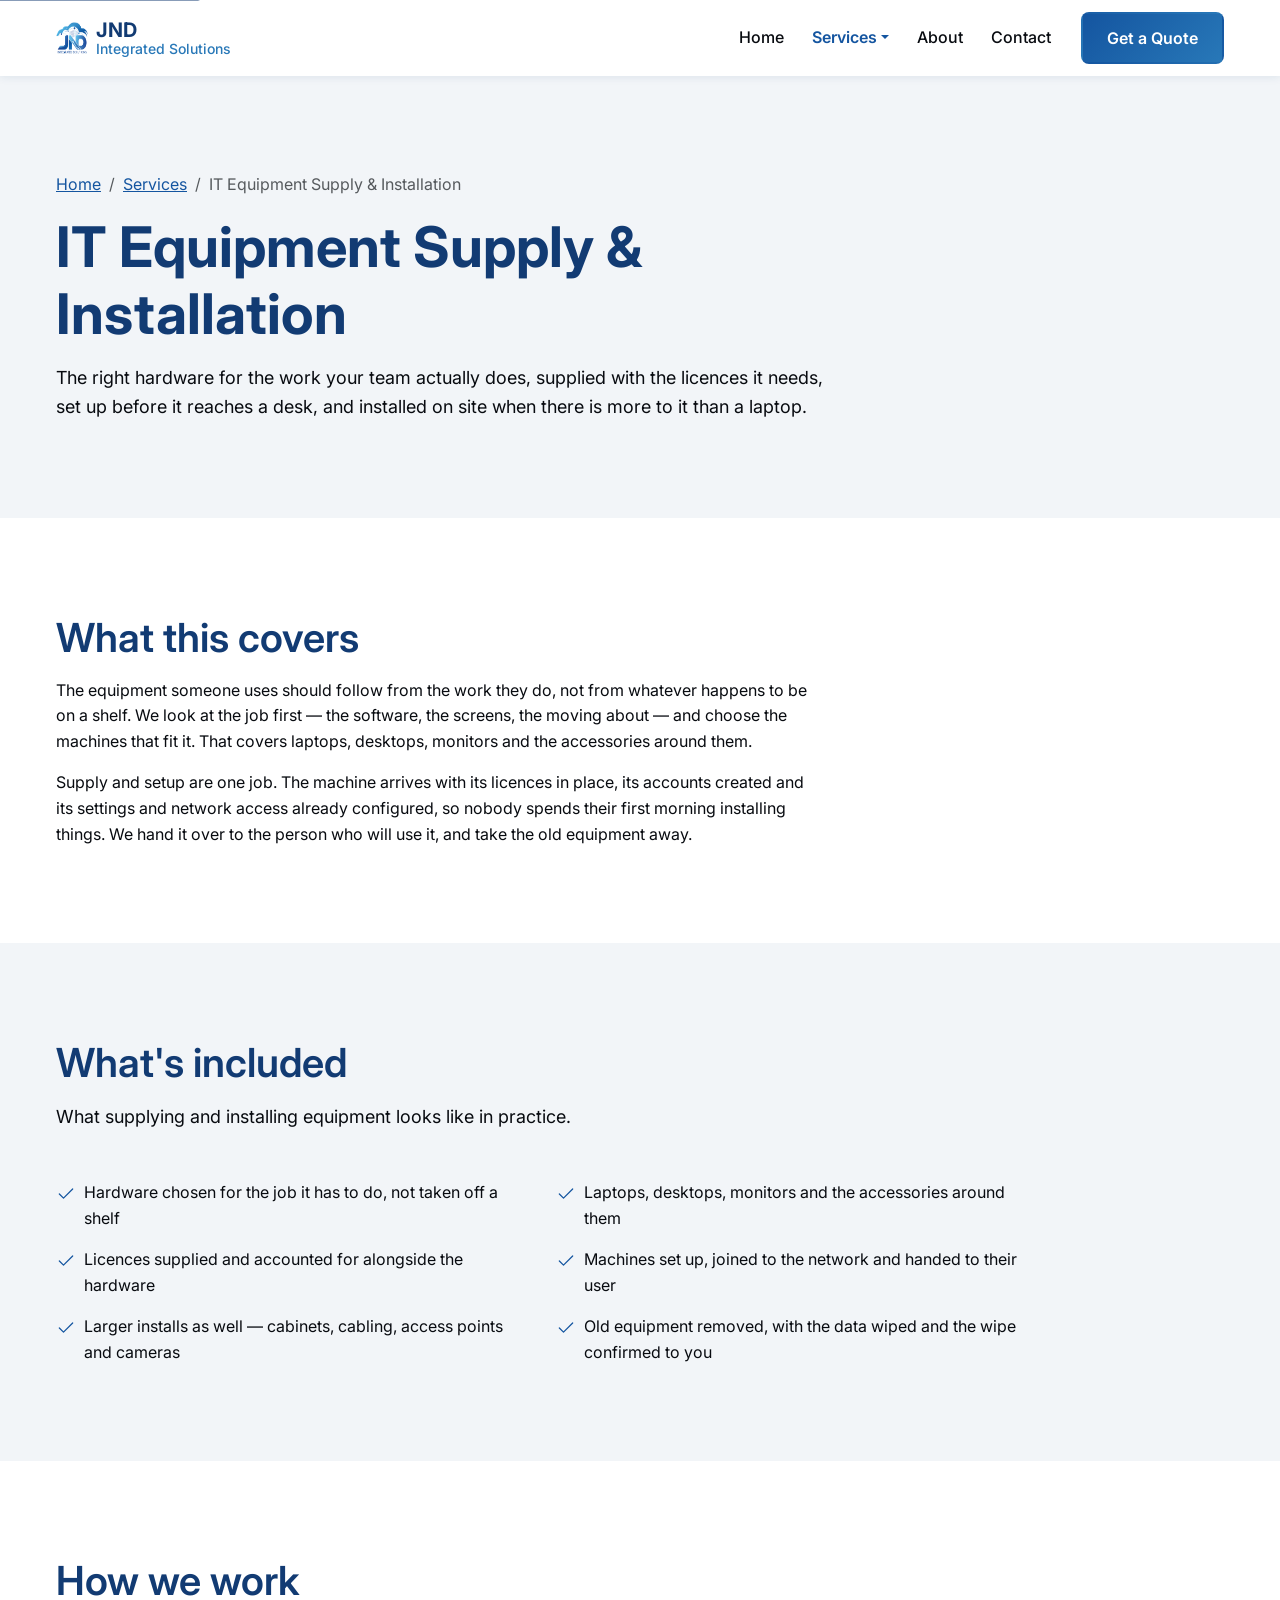
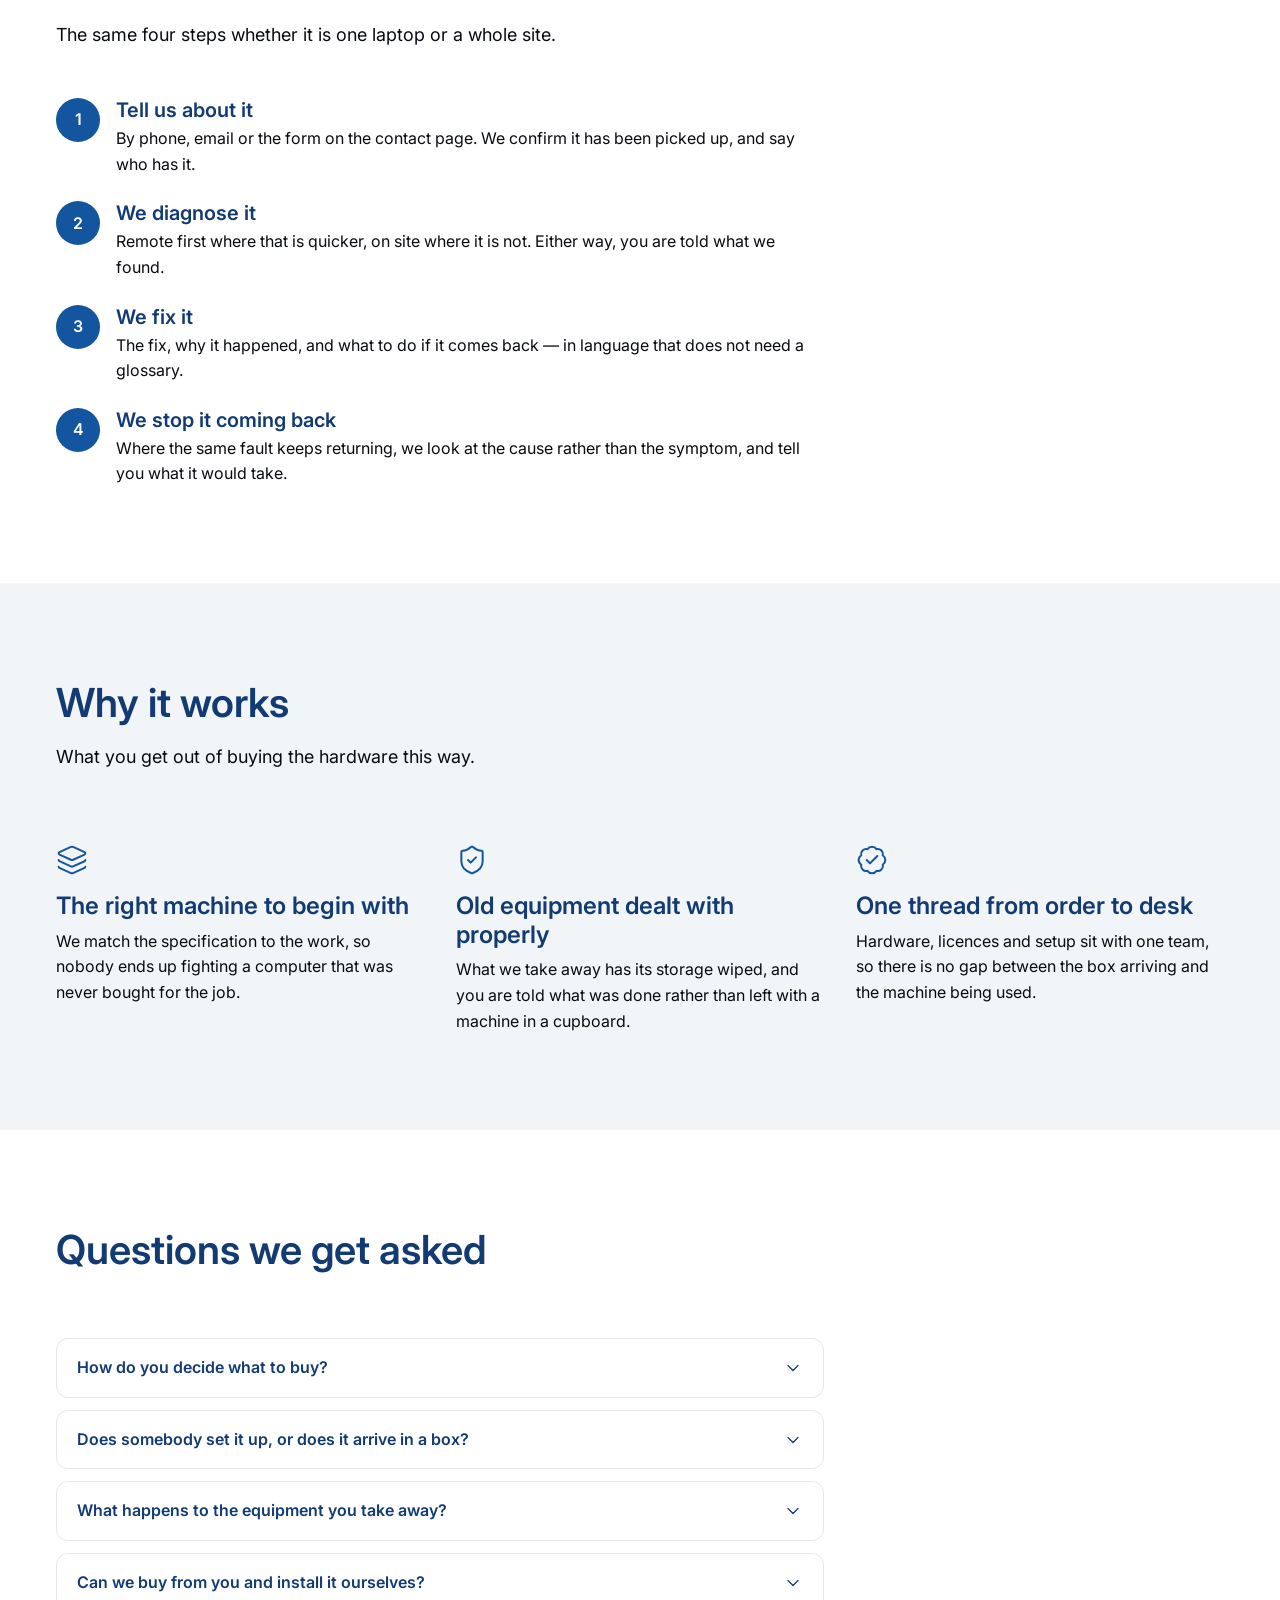
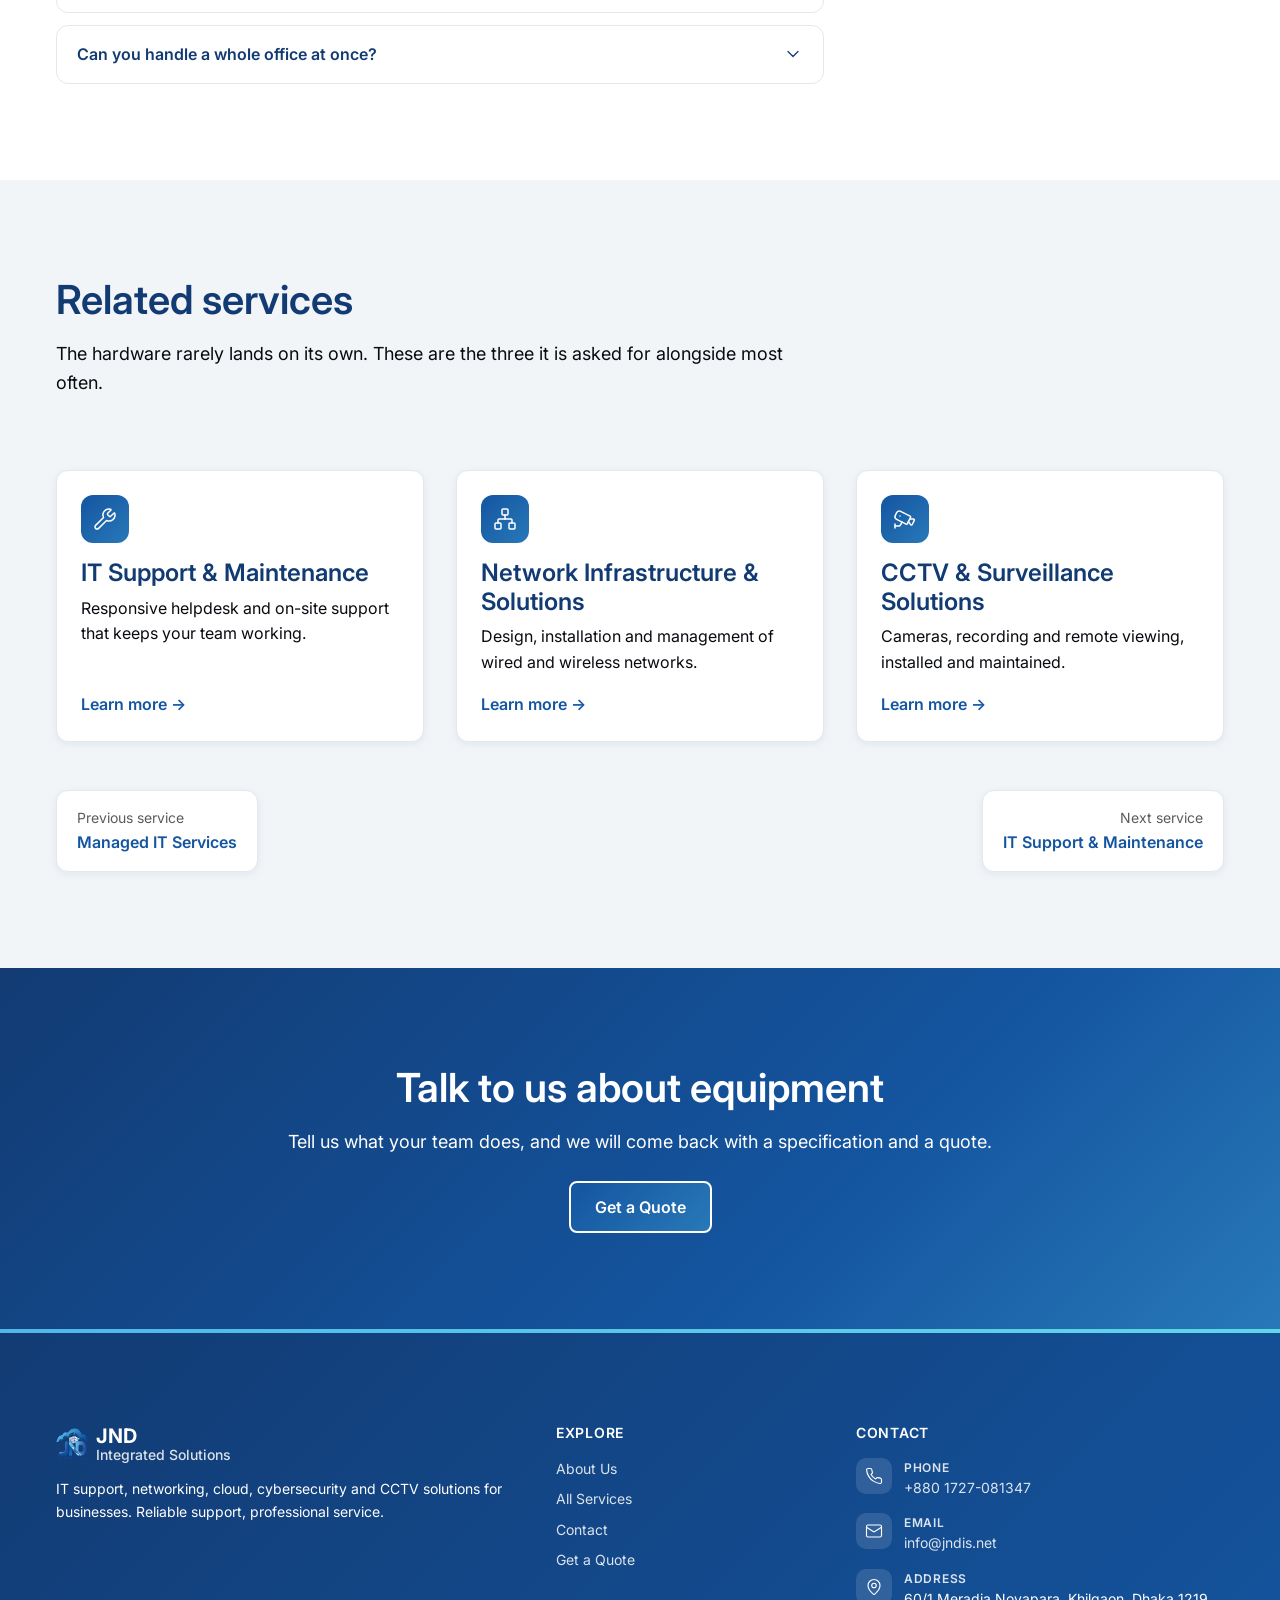
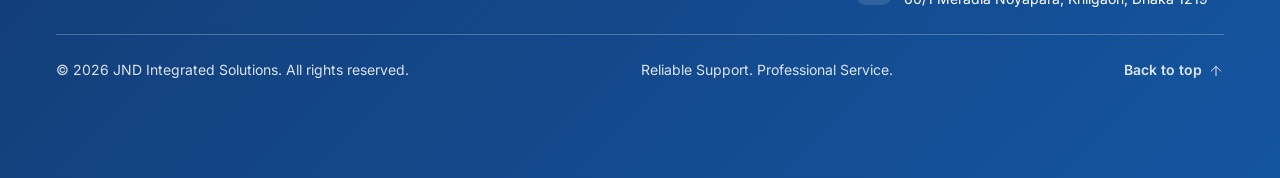
<file: services/equipment-supply-installation.html>
<!DOCTYPE html>
<html lang="en">
<head>
  <meta charset="UTF-8">
  <meta name="viewport" content="width=device-width, initial-scale=1">

  <!--
    BASE TEMPLATE (TASK-005)

    Service detail page. Like services/index.html it lives one level down, so
    every asset and cross-page link is written ../ and its sibling services are
    referenced with no directory at all. tools/check-shared.js resolves links
    before comparing, so the shared blocks are still checked against the root
    pages.

    The head is complete: title, description, canonical and share image are
    all in place, and tools/check-seo.js holds this page to that shape.
  -->
  <title>IT Equipment Supply &amp; Installation — JND Integrated Solutions</title>
  <meta name="description" content="Hardware sourced for the job your team does, configured before it arrives, installed on site — and the old equipment taken away, with the data wiped.">

  <!-- Canonical URL (TASK-038, TASK-042): the one address a search engine
       should index for this page, absolute against the live domain. -->
  <link rel="canonical" href="https://jndis.net/services/equipment-supply-installation.html">

  <!-- Colours the browser UI on mobile (address bar / tab strip) -->
  <meta name="theme-color" content="#123B73">

  <!-- Declaring an icon stops browsers probing /favicon.ico and logging a 404 -->
  <link rel="icon" type="image/svg+xml" href="../assets/img/favicon.svg">

  <!-- Open Graph — controls link previews on Facebook, LinkedIn, WhatsApp, Slack -->
  <meta property="og:type" content="website">
  <meta property="og:site_name" content="JND Integrated Solutions">
  <meta property="og:locale" content="en">
  <meta property="og:url" content="https://jndis.net/services/equipment-supply-installation.html">
  <meta property="og:title" content="IT Equipment Supply &amp; Installation — JND Integrated Solutions">
  <meta property="og:description" content="Hardware sourced for the job your team does, configured before it arrives, installed on site, and the old equipment taken away.">

  <!-- Share card (TASK-042): 1200x630, the size link previews are built
       for. Source and regeneration: assets/img/og-image.svg. -->
  <meta property="og:image" content="https://jndis.net/assets/img/og-image.png">
  <meta property="og:image:width" content="1200">
  <meta property="og:image:height" content="630">
  <meta property="og:image:alt" content="JND Integrated Solutions — Reliable Support. Professional Service.">

  <!-- Twitter / X. summary_large_image because the share card below is 1200x630. -->
  <meta name="twitter:card" content="summary_large_image">
  <meta name="twitter:title" content="IT Equipment Supply &amp; Installation — JND Integrated Solutions">
  <meta name="twitter:description" content="Hardware sourced for the job your team does, configured before it arrives, installed on site, and the old equipment taken away.">
  <meta name="twitter:image" content="https://jndis.net/assets/img/og-image.png">
  <meta name="twitter:image:alt" content="JND Integrated Solutions — Reliable Support. Professional Service.">

  <!-- Inter — brand typeface (DESIGN.md: 400/500/600/700) -->
  <link rel="preconnect" href="https://fonts.googleapis.com">
  <link rel="preconnect" href="https://fonts.gstatic.com" crossorigin>
  <link rel="stylesheet" href="https://fonts.googleapis.com/css2?family=Inter:wght@400;500;600;700&display=swap">

  <!-- Bootstrap 5.3.8 — base styles (must load before assets/css/jnd.css) -->
  <link rel="stylesheet" href="https://cdn.jsdelivr.net/npm/bootstrap@5.3.8/dist/css/bootstrap.min.css">

  <!-- JND brand layer — tokens, type scale, gradients, button/card overrides -->
  <link rel="stylesheet" href="../assets/css/jnd.css">

  <!-- Scroll reveal hook. This has to run before the first paint: it puts
       .js-reveal on the root element, which is what lets jnd.css section 11
       hide [data-reveal] elements. Doing this from reveal.js instead would let
       the page paint normally and then hide itself, which flashes.

       With JavaScript unavailable the class is never set and nothing is ever
       hidden. The timer is the failsafe: if reveal.js never runs — a 404, a
       syntax error, a blocked request — the class is dropped after 3s and
       every band is simply visible. Losing the animation is acceptable.
       Losing the content is not. -->
  <script>
    (function () {
      var root = document.documentElement;
      root.classList.add('js-reveal');
      window.__jndRevealFailsafe = window.setTimeout(function () {
        root.classList.remove('js-reveal');
      }, 3000);
    }());
  </script>

  <!-- Bootstrap 5.3.8 bundle (Popper + Bootstrap) for dropdowns, collapse, etc. -->
  <script defer src="https://cdn.jsdelivr.net/npm/bootstrap@5.3.8/dist/js/bootstrap.bundle.min.js"></script>

  <!-- Mobile menu behaviour. Deferred scripts run in document order, so the
       bundle above is guaranteed to have executed first. -->
  <script defer src="../assets/js/nav.js"></script>

  <!-- Copyright year in the footer -->
  <script defer src="../assets/js/footer.js"></script>

  <!-- Scroll reveal: fades [data-reveal] elements up as they enter the viewport -->
  <script defer src="../assets/js/reveal.js"></script>

  <!-- Opens the FAQ answer named in the URL hash. Everything else on this page
       works without it. -->
  <script defer src="../assets/js/service-page.js"></script>
</head>
<body>

  <!-- First focusable element on the page: lets keyboard users bypass the nav -->
  <a class="skip-link" href="#main">Skip to main content</a>

  <!-- ==========================================================================
       BEGIN shared header
       Keep this block identical on every page. The ONLY per-page difference is
       the active nav link (class="active" plus aria-current="page").
       Edit here, then copy to every other page.
       Check for drift:  node tools/check-shared.js
       ========================================================================== -->
  <header class="site-header sticky-top">
    <nav class="navbar navbar-expand-lg" aria-label="Main">
      <div class="container">

        <!-- Wordmark. The mark is decorative (alt=""), the text carries the name. -->
        <a class="navbar-brand d-flex align-items-center gap-2" href="../index.html">
          <img src="../assets/img/logo.png" alt="" width="32" height="32" class="d-block" decoding="async">
          <span class="d-flex flex-column">
            <span class="site-brand-name">JND</span>
            <span class="site-brand-tagline">Integrated Solutions</span>
          </span>
        </a>

        <button class="navbar-toggler" type="button"
                data-bs-toggle="collapse" data-bs-target="#primaryNav"
                aria-controls="primaryNav" aria-expanded="false"
                aria-label="Toggle navigation">
          <span class="navbar-toggler-icon"></span>
        </button>

        <div class="collapse navbar-collapse" id="primaryNav">
          <ul class="navbar-nav ms-auto align-items-lg-center">

            <li class="nav-item">
              <a class="nav-link" href="../index.html">Home</a>
            </li>

            <li class="nav-item dropdown">
              <!--
                An anchor (not a button) so that if the CDN JS ever fails to load,
                clicking still navigates to the services hub instead of doing nothing.
                With JS active the click toggles the menu, so "All services" below
                provides the keyboard route to that hub page.
              -->
              <a class="nav-link dropdown-toggle active" href="index.html" role="button"
                 aria-current="page" data-bs-toggle="dropdown" aria-expanded="false">Services</a>

              <ul class="dropdown-menu">
                <li><a class="dropdown-item" href="it-support-maintenance.html">IT Support &amp; Maintenance</a></li>
                <li><a class="dropdown-item" href="network-infrastructure.html">Network Infrastructure &amp; Solutions</a></li>
                <li><a class="dropdown-item" href="server-management-hosting.html">Server Management &amp; Hosting</a></li>
                <li><a class="dropdown-item" href="cloud-virtualization.html">Cloud &amp; Virtualization Solutions</a></li>
                <li><a class="dropdown-item" href="cybersecurity.html">Cybersecurity &amp; Network Security</a></li>
                <li><a class="dropdown-item" href="cctv-surveillance.html">CCTV &amp; Surveillance Solutions</a></li>
                <li><a class="dropdown-item" href="web-development.html">Web Development &amp; Digital Solutions</a></li>
                <li><a class="dropdown-item" href="it-consultancy.html">IT Consultancy &amp; Project Implementation</a></li>
                <li><a class="dropdown-item" href="managed-it-services.html">Managed IT Services</a></li>
                <li><a class="dropdown-item" href="equipment-supply-installation.html">IT Equipment Supply &amp; Installation</a></li>
                <li><hr class="dropdown-divider"></li>
                <li><a class="dropdown-item fw-semibold" href="index.html">All services &rarr;</a></li>
              </ul>
            </li>

            <li class="nav-item"><a class="nav-link" href="../about.html">About</a></li>
            <li class="nav-item"><a class="nav-link" href="../contact.html">Contact</a></li>

            <li class="nav-item nav-cta">
              <a class="btn btn-primary" href="../contact.html">Get a Quote</a>
            </li>

          </ul>
        </div>

      </div>
    </nav>
  </header>
  <!-- END shared header ====================================================== -->

  <!-- tabindex="-1" lets the skip link move focus here, not just scroll to it -->
  <main id="main" tabindex="-1">

    <!-- =================================================================
         PAGE HEADER (TASK-016)
         The same Surface band as the services hub, with one more breadcrumb
         level. Detail pages do not reuse the home hero: the gradient marks
         the front door, and the breadcrumb is what tells you where you are.
         ================================================================= -->
    <section class="section bg-surface">
      <div class="container">

        <nav aria-label="Breadcrumb">
          <ol class="breadcrumb mb-3">
            <li class="breadcrumb-item"><a href="../index.html">Home</a></li>
            <li class="breadcrumb-item"><a href="index.html">Services</a></li>
            <li class="breadcrumb-item active" aria-current="page">IT Equipment Supply &amp; Installation</li>
          </ol>
        </nav>

        <div class="row">
          <div class="col-12 col-lg-8" data-reveal>
            <h1 class="mb-3">IT Equipment Supply &amp; Installation</h1>
            <p class="lead mb-0">
              The right hardware for the work your team actually does, supplied
              with the licences it needs, set up before it reaches a desk, and
              installed on site when there is more to it than a laptop.
            </p>
          </div>
        </div>

      </div>
    </section>

    <!-- =================================================================
         OVERVIEW
         Prose, capped at col-lg-8 so the measure stays readable.
         Copy is DRAFT.
         ================================================================= -->
    <section class="section" aria-labelledby="overview-heading">
      <div class="container">

        <div class="row">
          <div class="col-12 col-lg-8" data-reveal>
            <h2 id="overview-heading" class="mb-3">What this covers</h2>
            <p>
              The equipment someone uses should follow from the work they do,
              not from whatever happens to be on a shelf. We look at the job
              first — the software, the screens, the moving about — and choose
              the machines that fit it. That covers laptops, desktops, monitors
              and the accessories around them.
            </p>
            <p class="mb-0">
              Supply and setup are one job. The machine arrives with its
              licences in place, its accounts created and its settings and
              network access already configured, so nobody spends their first
              morning installing things. We hand it over to the person who will
              use it, and take the old equipment away.
            </p>
          </div>
        </div>

      </div>
    </section>

    <!-- =================================================================
         WHAT'S INCLUDED
         A check list in two columns. No new CSS: .list-unstyled, the grid,
         .icon and .text-primary already carry it.
         ================================================================= -->
    <section class="section bg-surface" aria-labelledby="included-heading">
      <div class="container">

        <div class="row">
          <div class="col-12 col-lg-8" data-reveal>
            <h2 id="included-heading" class="mb-3">What's included</h2>
            <p class="lead mb-0">
              What supplying and installing equipment looks like in practice.
            </p>
          </div>
        </div>

        <div class="row mt-5">
          <div class="col-12 col-lg-10">
            <ul class="row g-3 list-unstyled mb-0">

              <li class="col-12 col-md-6 d-flex gap-2">
                <svg class="icon text-primary flex-shrink-0 mt-1" width="20" height="20" viewBox="0 0 24 24" aria-hidden="true"><path d="M20 6 9 17l-5-5"/></svg>
                <span>Hardware chosen for the job it has to do, not taken off a shelf</span>
              </li>

              <li class="col-12 col-md-6 d-flex gap-2">
                <svg class="icon text-primary flex-shrink-0 mt-1" width="20" height="20" viewBox="0 0 24 24" aria-hidden="true"><path d="M20 6 9 17l-5-5"/></svg>
                <span>Laptops, desktops, monitors and the accessories around them</span>
              </li>

              <li class="col-12 col-md-6 d-flex gap-2">
                <svg class="icon text-primary flex-shrink-0 mt-1" width="20" height="20" viewBox="0 0 24 24" aria-hidden="true"><path d="M20 6 9 17l-5-5"/></svg>
                <span>Licences supplied and accounted for alongside the hardware</span>
              </li>

              <li class="col-12 col-md-6 d-flex gap-2">
                <svg class="icon text-primary flex-shrink-0 mt-1" width="20" height="20" viewBox="0 0 24 24" aria-hidden="true"><path d="M20 6 9 17l-5-5"/></svg>
                <span>Machines set up, joined to the network and handed to their user</span>
              </li>

              <li class="col-12 col-md-6 d-flex gap-2">
                <svg class="icon text-primary flex-shrink-0 mt-1" width="20" height="20" viewBox="0 0 24 24" aria-hidden="true"><path d="M20 6 9 17l-5-5"/></svg>
                <span>Larger installs as well — cabinets, cabling, access points and cameras</span>
              </li>

              <li class="col-12 col-md-6 d-flex gap-2">
                <svg class="icon text-primary flex-shrink-0 mt-1" width="20" height="20" viewBox="0 0 24 24" aria-hidden="true"><path d="M20 6 9 17l-5-5"/></svg>
                <span>Old equipment removed, with the data wiped and the wipe confirmed to you</span>
              </li>

            </ul>
          </div>
        </div>

      </div>
    </section>

    <!-- ==========================================================================
         BEGIN shared process
         Identical on every service detail page. Edit here, then copy to the
         other nine. Check for drift:  node tools/check-shared.js
         ========================================================================== -->
    <section class="section" aria-labelledby="process-heading">
      <div class="container">

        <div class="row">
          <div class="col-12 col-lg-8" data-reveal>
            <h2 id="process-heading" class="mb-3">How we work</h2>
            <p class="lead mb-0">
              The same four steps whether it is one laptop or a whole site.
            </p>
          </div>
        </div>

        <div class="row mt-5">
          <div class="col-12 col-lg-8">
            <ol class="process-list list-unstyled mb-0">

              <li class="process-step d-flex gap-3">
                <span class="process-number" aria-hidden="true">1</span>
                <div>
                  <h3 class="h5 mb-1">Tell us about it</h3>
                  <p class="mb-0">By phone, email or the form on the contact page. We confirm it has been picked up, and say who has it.</p>
                </div>
              </li>

              <li class="process-step d-flex gap-3">
                <span class="process-number" aria-hidden="true">2</span>
                <div>
                  <h3 class="h5 mb-1">We diagnose it</h3>
                  <p class="mb-0">Remote first where that is quicker, on site where it is not. Either way, you are told what we found.</p>
                </div>
              </li>

              <li class="process-step d-flex gap-3">
                <span class="process-number" aria-hidden="true">3</span>
                <div>
                  <h3 class="h5 mb-1">We fix it</h3>
                  <p class="mb-0">The fix, why it happened, and what to do if it comes back — in language that does not need a glossary.</p>
                </div>
              </li>

              <li class="process-step d-flex gap-3">
                <span class="process-number" aria-hidden="true">4</span>
                <div>
                  <h3 class="h5 mb-1">We stop it coming back</h3>
                  <p class="mb-0">Where the same fault keeps returning, we look at the cause rather than the symptom, and tell you what it would take.</p>
                </div>
              </li>

            </ol>
          </div>
        </div>

      </div>
    </section>
    <!-- END shared process ====================================================== -->

    <!-- =================================================================
         BENEFITS
         The feature-list component (jnd.css section 10), three across.
         No card chrome, so it does not read as a second services grid.
         ================================================================= -->
    <section class="section bg-surface" aria-labelledby="benefits-heading">
      <div class="container">

        <div class="row">
          <div class="col-12 col-lg-8" data-reveal>
            <h2 id="benefits-heading" class="mb-3">Why it works</h2>
            <p class="lead mb-0">
              What you get out of buying the hardware this way.
            </p>
          </div>
        </div>

        <div class="row g-4 mt-5">

          <div class="col-12 col-md-6 col-lg-4" data-reveal>
            <svg class="icon text-primary d-block mb-3" width="32" height="32" viewBox="0 0 24 24" aria-hidden="true"><path d="M12.83 2.18a2 2 0 0 0-1.66 0L2.6 6.08a1 1 0 0 0 0 1.83l8.58 3.91a2 2 0 0 0 1.66 0l8.58-3.9a1 1 0 0 0 0-1.83z"/><path d="M2 12a1 1 0 0 0 .58.91l8.6 3.91a2 2 0 0 0 1.65 0l8.58-3.9A1 1 0 0 0 22 12"/><path d="M2 17a1 1 0 0 0 .58.91l8.6 3.91a2 2 0 0 0 1.65 0l8.58-3.9A1 1 0 0 0 22 17"/></svg>
            <h3 class="mb-2">The right machine to begin with</h3>
            <p class="mb-0">We match the specification to the work, so nobody ends up fighting a computer that was never bought for the job.</p>
          </div>

          <div class="col-12 col-md-6 col-lg-4" data-reveal>
            <svg class="icon text-primary d-block mb-3" width="32" height="32" viewBox="0 0 24 24" aria-hidden="true"><path d="M20 13c0 5-3.5 7.5-7.66 8.95a1 1 0 0 1-.67-.01C7.5 20.5 4 18 4 13V6a1 1 0 0 1 1-1c2 0 4.5-1.2 6.24-2.72a1.17 1.17 0 0 1 1.52 0C14.51 3.81 17 5 19 5a1 1 0 0 1 1 1z"/><path d="m9 12 2 2 4-4"/></svg>
            <h3 class="mb-2">Old equipment dealt with properly</h3>
            <p class="mb-0">What we take away has its storage wiped, and you are told what was done rather than left with a machine in a cupboard.</p>
          </div>

          <div class="col-12 col-md-6 col-lg-4" data-reveal>
            <svg class="icon text-primary d-block mb-3" width="32" height="32" viewBox="0 0 24 24" aria-hidden="true"><path d="M3.85 8.62a4 4 0 0 1 4.78-4.77 4 4 0 0 1 6.74 0 4 4 0 0 1 4.78 4.78 4 4 0 0 1 0 6.74 4 4 0 0 1-4.77 4.78 4 4 0 0 1-6.75 0 4 4 0 0 1-4.78-4.77 4 4 0 0 1 0-6.76Z"/><path d="m16 9-5.5 5.5L8 12"/></svg>
            <h3 class="mb-2">One thread from order to desk</h3>
            <p class="mb-0">Hardware, licences and setup sit with one team, so there is no gap between the box arriving and the machine being used.</p>
          </div>

        </div>

      </div>
    </section>

    <!-- =================================================================
         FAQ
         Native <details>/<summary>, not Bootstrap's .accordion — see
         jnd.css section 12 for why. Each answer has an id so a link can
         point at it; service-page.js opens it.
         ================================================================= -->
    <section class="section" aria-labelledby="faq-heading">
      <div class="container">

        <div class="row">
          <div class="col-12 col-lg-8" data-reveal>
            <h2 id="faq-heading" class="mb-3">Questions we get asked</h2>
          </div>
        </div>

        <div class="row mt-5">
          <div class="col-12 col-lg-8">
            <div class="faq" data-faq>

              <details class="faq-item" id="faq-what-to-buy">
                <summary class="faq-question">
                  <span>How do you decide what to buy?</span>
                  <svg class="icon faq-chevron" width="20" height="20" viewBox="0 0 24 24" aria-hidden="true"><path d="m6 9 6 6 6-6"/></svg>
                </summary>
                <p class="faq-answer">
                  We start with the work: the software people depend on, the
                  screens they need, how much they move about. Then we put the
                  specification together and show you where the money is going,
                  so the choice is yours and you can see why it was made.
                </p>
              </details>

              <details class="faq-item" id="faq-setup">
                <summary class="faq-question">
                  <span>Does somebody set it up, or does it arrive in a box?</span>
                  <svg class="icon faq-chevron" width="20" height="20" viewBox="0 0 24 24" aria-hidden="true"><path d="m6 9 6 6 6-6"/></svg>
                </summary>
                <p class="faq-answer">
                  It is set up before it reaches a desk. Accounts, licences,
                  settings and network access are all configured, then the
                  machine is handed to the person who will use it already
                  working, with their data and mail in place.
                </p>
              </details>

              <details class="faq-item" id="faq-old-equipment">
                <summary class="faq-question">
                  <span>What happens to the equipment you take away?</span>
                  <svg class="icon faq-chevron" width="20" height="20" viewBox="0 0 24 24" aria-hidden="true"><path d="m6 9 6 6 6-6"/></svg>
                </summary>
                <p class="faq-answer">
                  The storage is wiped before anything else happens to it, and
                  you are told what was done rather than left guessing. You can
                  keep the machine if you would rather, and we will hand it back
                  cleared.
                </p>
              </details>

              <details class="faq-item" id="faq-self-install">
                <summary class="faq-question">
                  <span>Can we buy from you and install it ourselves?</span>
                  <svg class="icon faq-chevron" width="20" height="20" viewBox="0 0 24 24" aria-hidden="true"><path d="m6 9 6 6 6-6"/></svg>
                </summary>
                <p class="faq-answer">
                  Yes. You can take the supply on its own and fit it however suits
                  your team, or take the supply and the setup together. If you
                  install it yourselves, we will still say what the machines are
                  configured to expect.
                </p>
              </details>

              <details class="faq-item" id="faq-scale">
                <summary class="faq-question">
                  <span>Can you handle a whole office at once?</span>
                  <svg class="icon faq-chevron" width="20" height="20" viewBox="0 0 24 24" aria-hidden="true"><path d="m6 9 6 6 6-6"/></svg>
                </summary>
                <p class="faq-answer">
                  Yes. Beyond desks, that covers the cabinets, cabling, wireless
                  access points and cameras a site needs, installed and left in a
                  state you can hand to whoever looks after the building.
                </p>
              </details>

            </div>
          </div>
        </div>

      </div>
    </section>

    <!-- =================================================================
         RELATED SERVICES + PAGER (TASK-031)
         Both blocks are cross-links out of this page, so they share a band.
         The three related services are a subset of the canonical list, in
         canonical order; the pager is the next and previous entries, which
         wrap around at the ends. tools/check-services.js validates both.
         ================================================================= -->
    <section class="section bg-surface" aria-labelledby="related-heading">
      <div class="container">

        <div class="row">
          <div class="col-12 col-lg-8" data-reveal>
            <h2 id="related-heading" class="mb-3">Related services</h2>
            <p class="lead mb-0">
              The hardware rarely lands on its own. These are the three it is
              asked for alongside most often.
            </p>
          </div>
        </div>

        <!-- BEGIN related services -->
        <div class="row g-4 mt-5">

          <div class="col-12 col-md-6 col-lg-4">
            <div class="card h-100">
              <div class="card-body d-flex flex-column">
                <div class="card-icon mb-3" aria-hidden="true">
                  <svg class="icon" width="24" height="24" viewBox="0 0 24 24"><path d="M14.7 6.3a1 1 0 0 0 0 1.4l1.6 1.6a1 1 0 0 0 1.4 0l3.106-3.105c.32-.322.863-.22.983.218a6 6 0 0 1-8.259 7.057l-7.91 7.91a1 1 0 0 1-2.999-3l7.91-7.91a6 6 0 0 1 7.057-8.259c.438.12.54.662.219.984z"/></svg>
                </div>
                <h3 class="mb-2">IT Support &amp; Maintenance</h3>
                <p class="mb-3">Responsive helpdesk and on-site support that keeps your team working.</p>
                <a class="card-link mt-auto" href="it-support-maintenance.html"
                   aria-label="Learn more about IT Support &amp; Maintenance">Learn more &rarr;</a>
              </div>
            </div>
          </div>

          <div class="col-12 col-md-6 col-lg-4">
            <div class="card h-100">
              <div class="card-body d-flex flex-column">
                <div class="card-icon mb-3" aria-hidden="true">
                  <svg class="icon" width="24" height="24" viewBox="0 0 24 24"><rect x="16" y="16" width="6" height="6" rx="1"/><rect x="2" y="16" width="6" height="6" rx="1"/><rect x="9" y="2" width="6" height="6" rx="1"/><path d="M5 16v-3a1 1 0 0 1 1-1h12a1 1 0 0 1 1 1v3"/><path d="M12 12V8"/></svg>
                </div>
                <h3 class="mb-2">Network Infrastructure &amp; Solutions</h3>
                <p class="mb-3">Design, installation and management of wired and wireless networks.</p>
                <a class="card-link mt-auto" href="network-infrastructure.html"
                   aria-label="Learn more about Network Infrastructure &amp; Solutions">Learn more &rarr;</a>
              </div>
            </div>
          </div>

          <div class="col-12 col-md-6 col-lg-4">
            <div class="card h-100">
              <div class="card-body d-flex flex-column">
                <div class="card-icon mb-3" aria-hidden="true">
                  <svg class="icon" width="24" height="24" viewBox="0 0 24 24"><path d="M16.75 12h3.632a1 1 0 0 1 .894 1.447l-2.034 4.069a1 1 0 0 1-1.708.134l-2.124-2.97"/><path d="M17.106 9.053a1 1 0 0 1 .447 1.341l-3.106 6.211a1 1 0 0 1-1.342.447L3.61 12.3a2.92 2.92 0 0 1-1.3-3.91L3.69 5.6a2.92 2.92 0 0 1 3.92-1.3z"/><path d="M2 19h3.76a2 2 0 0 0 1.8-1.1L9 15"/><path d="M2 21v-4"/><path d="M7 9h.01"/></svg>
                </div>
                <h3 class="mb-2">CCTV &amp; Surveillance Solutions</h3>
                <p class="mb-3">Cameras, recording and remote viewing, installed and maintained.</p>
                <a class="card-link mt-auto" href="cctv-surveillance.html"
                   aria-label="Learn more about CCTV &amp; Surveillance Solutions">Learn more &rarr;</a>
              </div>
            </div>
          </div>

        </div>
        <!-- END related services -->

        <!-- BEGIN service pager -->
        <nav class="service-pager d-flex flex-column flex-sm-row gap-3 mt-5" aria-label="Service pagination">

          <a class="service-pager-link" href="managed-it-services.html" rel="prev">
            <span class="service-pager-label">Previous service</span>
            <span class="service-pager-name">Managed IT Services</span>
          </a>

          <a class="service-pager-link ms-sm-auto text-sm-end" href="it-support-maintenance.html" rel="next">
            <span class="service-pager-label">Next service</span>
            <span class="service-pager-name">IT Support &amp; Maintenance</span>
          </a>

        </nav>
        <!-- END service pager -->

      </div>
    </section>

    <!-- =================================================================
         CALL TO ACTION
         The page-foot CTA band, same as the home page's and the hub's.
         Copy is DRAFT.
         ================================================================= -->
    <section class="section bg-grad-modern text-white" aria-labelledby="cta-heading">
      <div class="container">

        <div class="row justify-content-center text-center">
          <div class="col-12 col-md-10 col-lg-8" data-reveal>

            <h2 id="cta-heading" class="mb-3">Talk to us about equipment</h2>

            <p class="lead mb-4">
              Tell us what your team does, and we will come back with a
              specification and a quote.
            </p>

            <a class="btn btn-primary" href="../contact.html">Get a Quote</a>

          </div>
        </div>

      </div>
    </section>

  </main>

  <!-- ==========================================================================
       BEGIN shared footer
       Identical on every page — there is no per-page variation at all.
       Check for drift:  node tools/check-shared.js
       ========================================================================== -->
  <footer class="section site-footer bg-grad-primary text-white">
    <div class="container">

      <div class="row g-4 g-lg-5">

        <!-- Brand -->
        <div class="col-12 col-lg-5">
          <a class="d-inline-flex align-items-center gap-2 mb-3" href="../index.html">
            <img src="../assets/img/logo.png" alt="" width="32" height="32" class="d-block" loading="lazy" decoding="async">
            <span class="d-flex flex-column">
              <span class="site-brand-name">JND</span>
              <span class="site-brand-tagline">Integrated Solutions</span>
            </span>
          </a>
          <p class="small mb-4">
            IT support, networking, cloud, cybersecurity and CCTV solutions for
            businesses. Reliable support, professional service.
          </p>
        </div>

        <!-- Explore -->
        <div class="col-12 col-md-6 col-lg-3">
          <h2 class="site-footer-title mb-3">Explore</h2>
          <ul class="list-unstyled mb-0 small">
            <li class="mb-2"><a href="../about.html">About Us</a></li>
            <li class="mb-2"><a href="../services/index.html">All Services</a></li>
            <li class="mb-2"><a href="../contact.html">Contact</a></li>
            <li class="mb-0"><a href="../contact.html">Get a Quote</a></li>
          </ul>
        </div>

        <!-- Contact — phone and email are live links; the address is plain text
             until there is a map to point at. -->
        <div class="col-12 col-md-6 col-lg-4">
          <h2 class="site-footer-title mb-3">Contact</h2>
          <ul class="list-unstyled footer-contact mb-0 small">
            <li>
              <span class="footer-contact-icon" aria-hidden="true">
                <svg class="icon" width="18" height="18" viewBox="0 0 24 24"><path d="M22 16.92v3a2 2 0 0 1-2.18 2 19.79 19.79 0 0 1-8.63-3.07 19.5 19.5 0 0 1-6-6 19.79 19.79 0 0 1-3.07-8.67A2 2 0 0 1 4.11 2h3a2 2 0 0 1 2 1.72 12.84 12.84 0 0 0 .7 2.81 2 2 0 0 1-.45 2.11L8.09 9.91a16 16 0 0 0 6 6l1.27-1.27a2 2 0 0 1 2.11-.45 12.84 12.84 0 0 0 2.81.7A2 2 0 0 1 22 16.92z"/></svg>
              </span>
              <span>
                <span class="footer-contact-label">Phone</span>
                <a href="tel:+8801727081347">+880 1727-081347</a>
              </span>
            </li>
            <li>
              <span class="footer-contact-icon" aria-hidden="true">
                <svg class="icon" width="18" height="18" viewBox="0 0 24 24"><rect width="20" height="16" x="2" y="4" rx="2"/><path d="m22 7-8.97 5.7a1.94 1.94 0 0 1-2.06 0L2 7"/></svg>
              </span>
              <span>
                <span class="footer-contact-label">Email</span>
                <a href="mailto:info@jndis.net">info@jndis.net</a>
              </span>
            </li>
            <li>
              <span class="footer-contact-icon" aria-hidden="true">
                <svg class="icon" width="18" height="18" viewBox="0 0 24 24"><path d="M20 10c0 4.993-5.539 10.193-7.399 11.799a1 1 0 0 1-1.202 0C9.539 20.193 4 14.993 4 10a8 8 0 0 1 16 0"/><circle cx="12" cy="10" r="3"/></svg>
              </span>
              <span>
                <span class="footer-contact-label">Address</span>
                <span>60/1 Meradia Noyapara, Khilgaon, Dhaka 1219</span>
              </span>
            </li>
          </ul>
        </div>

      </div>

      <!-- Bootstrap's <hr> inherits the footer's colour at 25% opacity, so this
           renders as a subtle white divider with no extra classes. -->
      <hr class="my-4">

      <div class="site-footer-meta d-flex flex-column flex-lg-row align-items-lg-center justify-content-between gap-3 small">
        <p class="mb-0">
          &copy; <span data-current-year>2026</span> JND Integrated Solutions. All rights reserved.
        </p>
        <p class="mb-0">Reliable Support. Professional Service.</p>
        <a class="footer-top" href="#main">
          Back to top
          <svg class="icon" width="16" height="16" viewBox="0 0 24 24" aria-hidden="true"><path d="m5 12 7-7 7 7"/><path d="M12 19V5"/></svg>
        </a>
      </div>

    </div>
  </footer>
  <!-- END shared footer ====================================================== -->

</body>
</html>
</file>
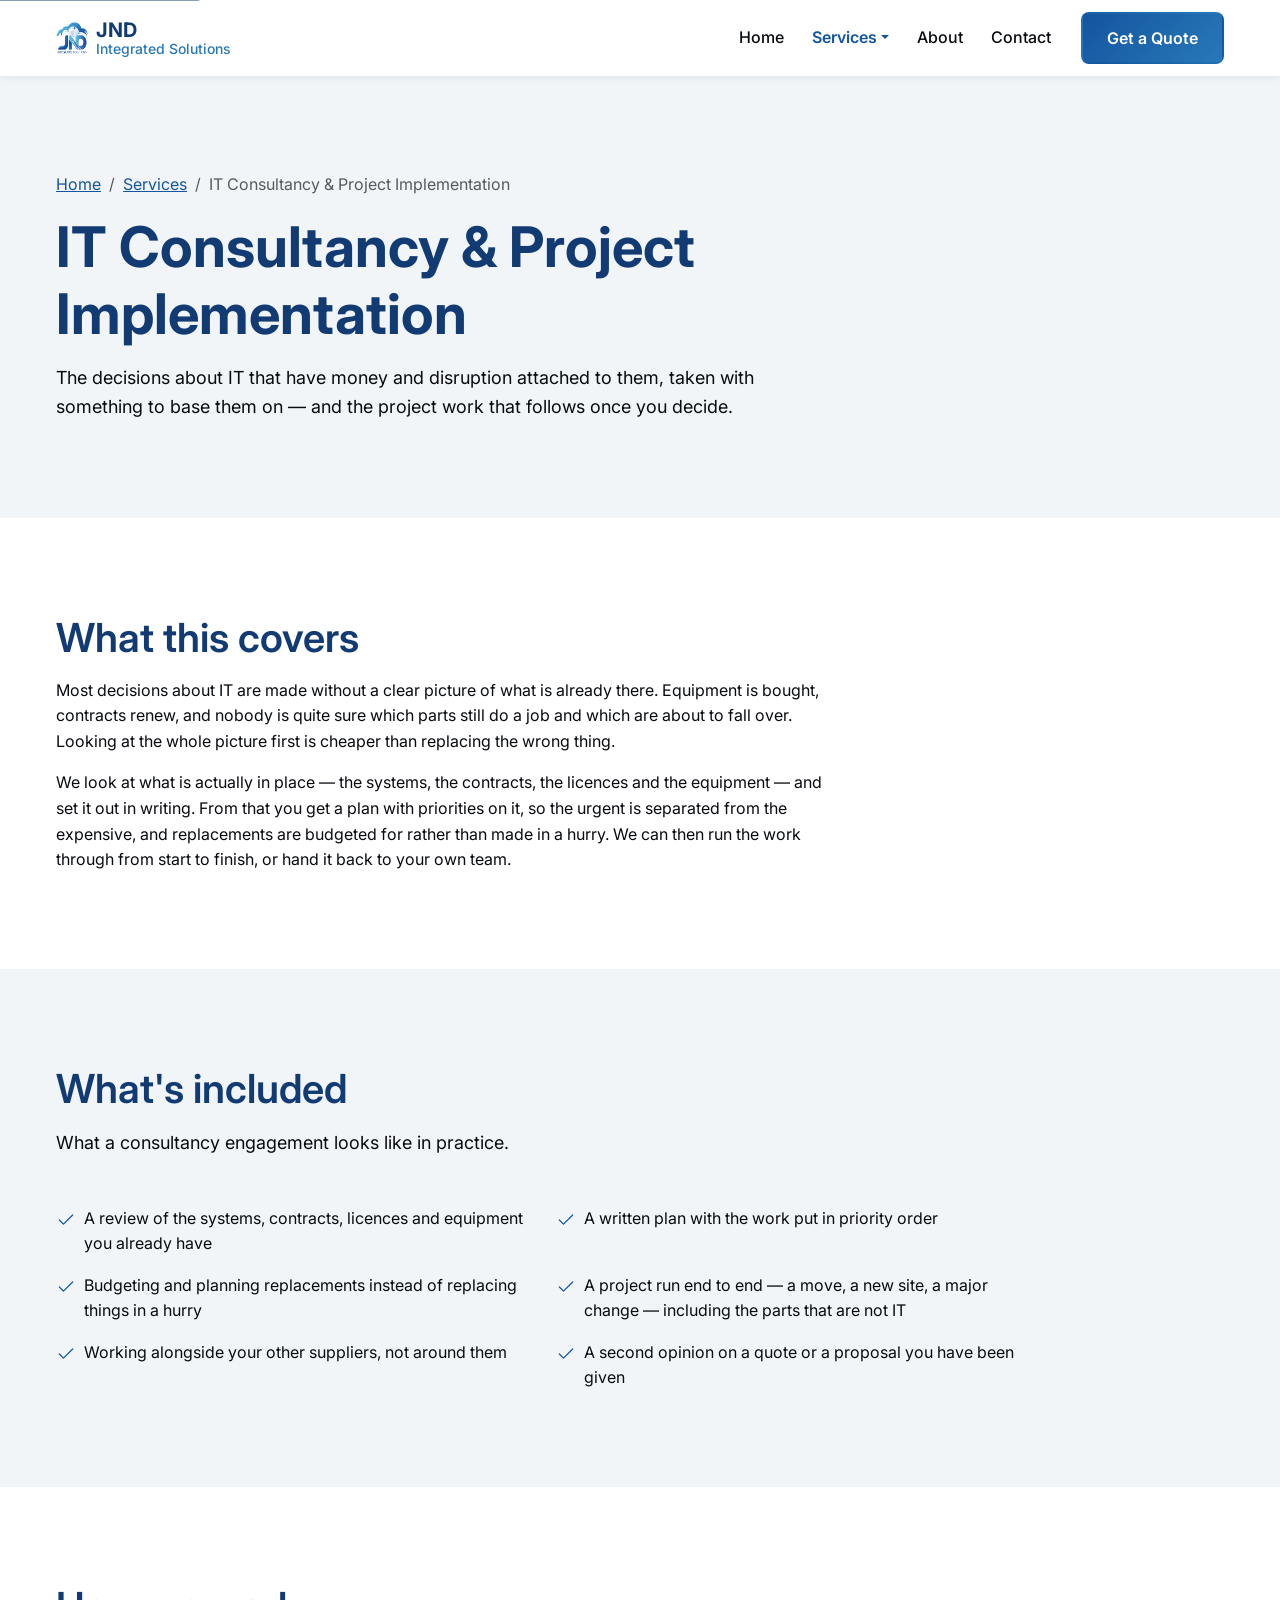
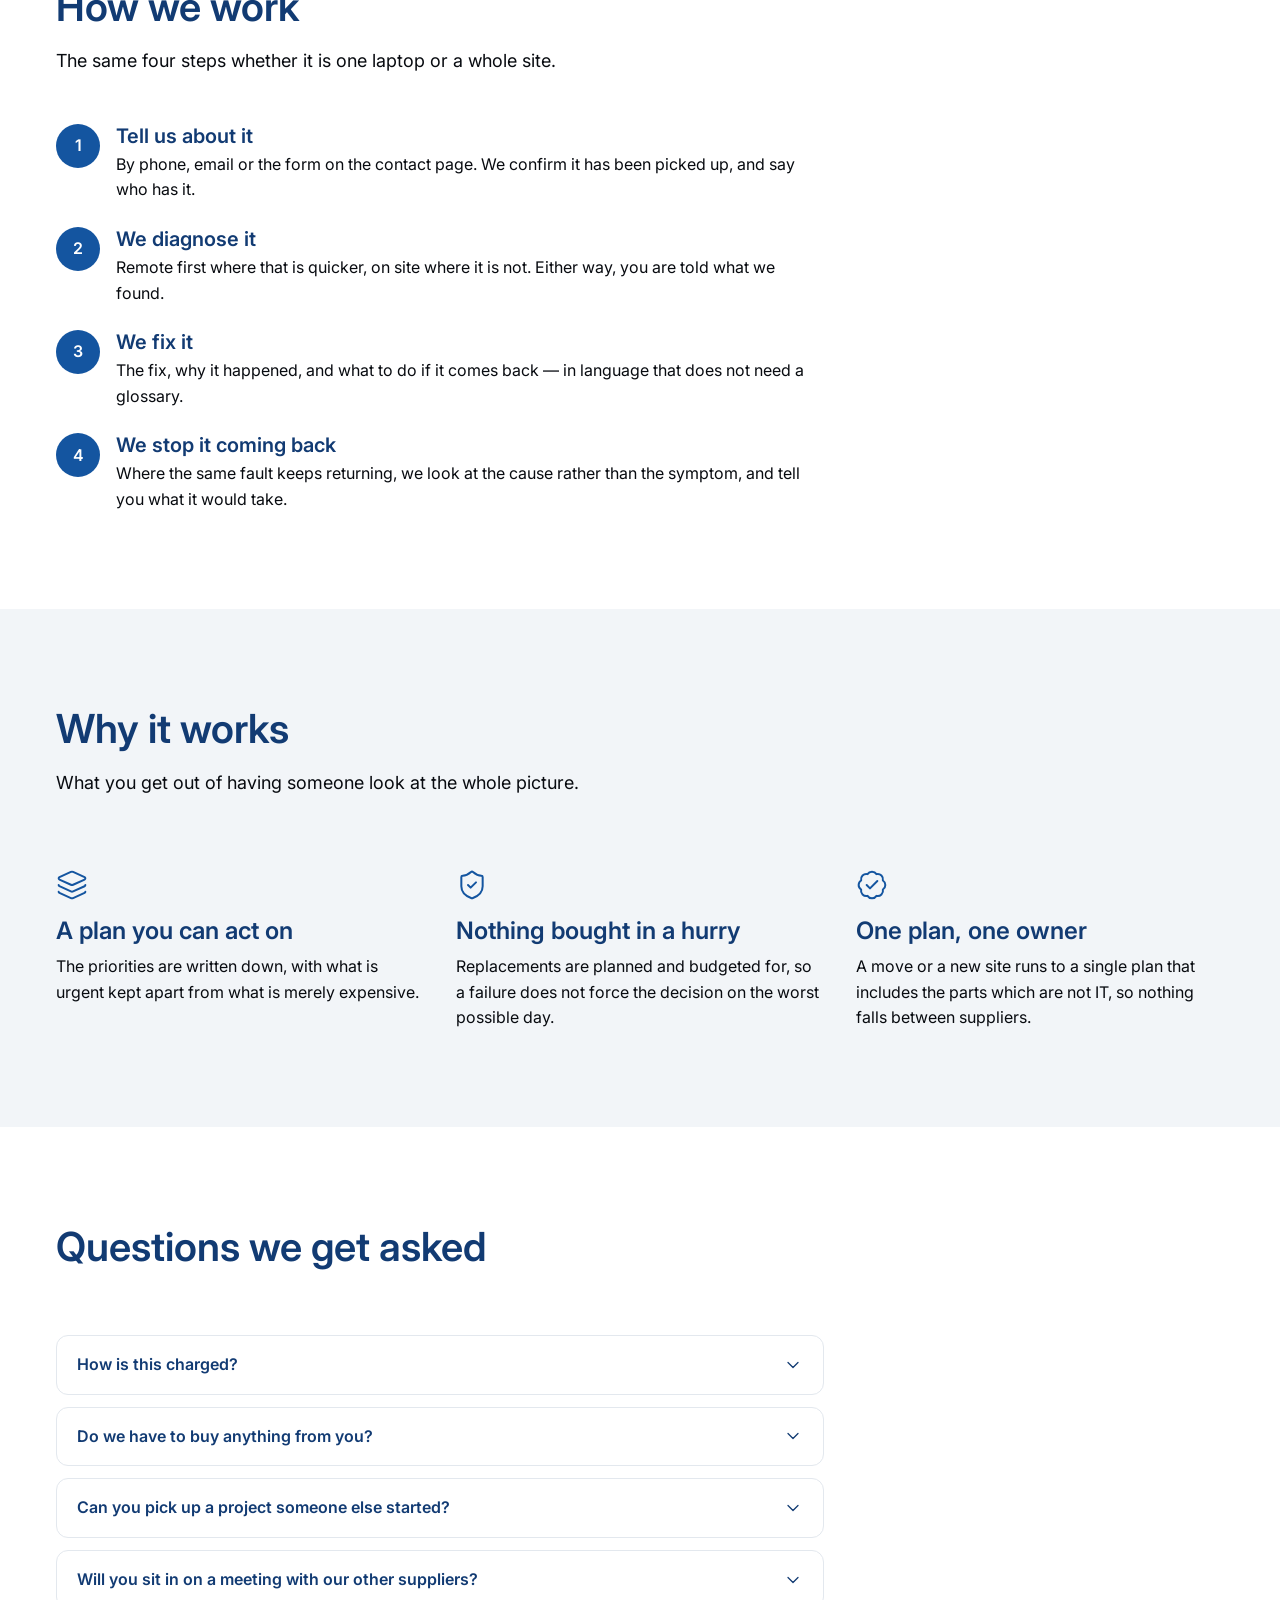
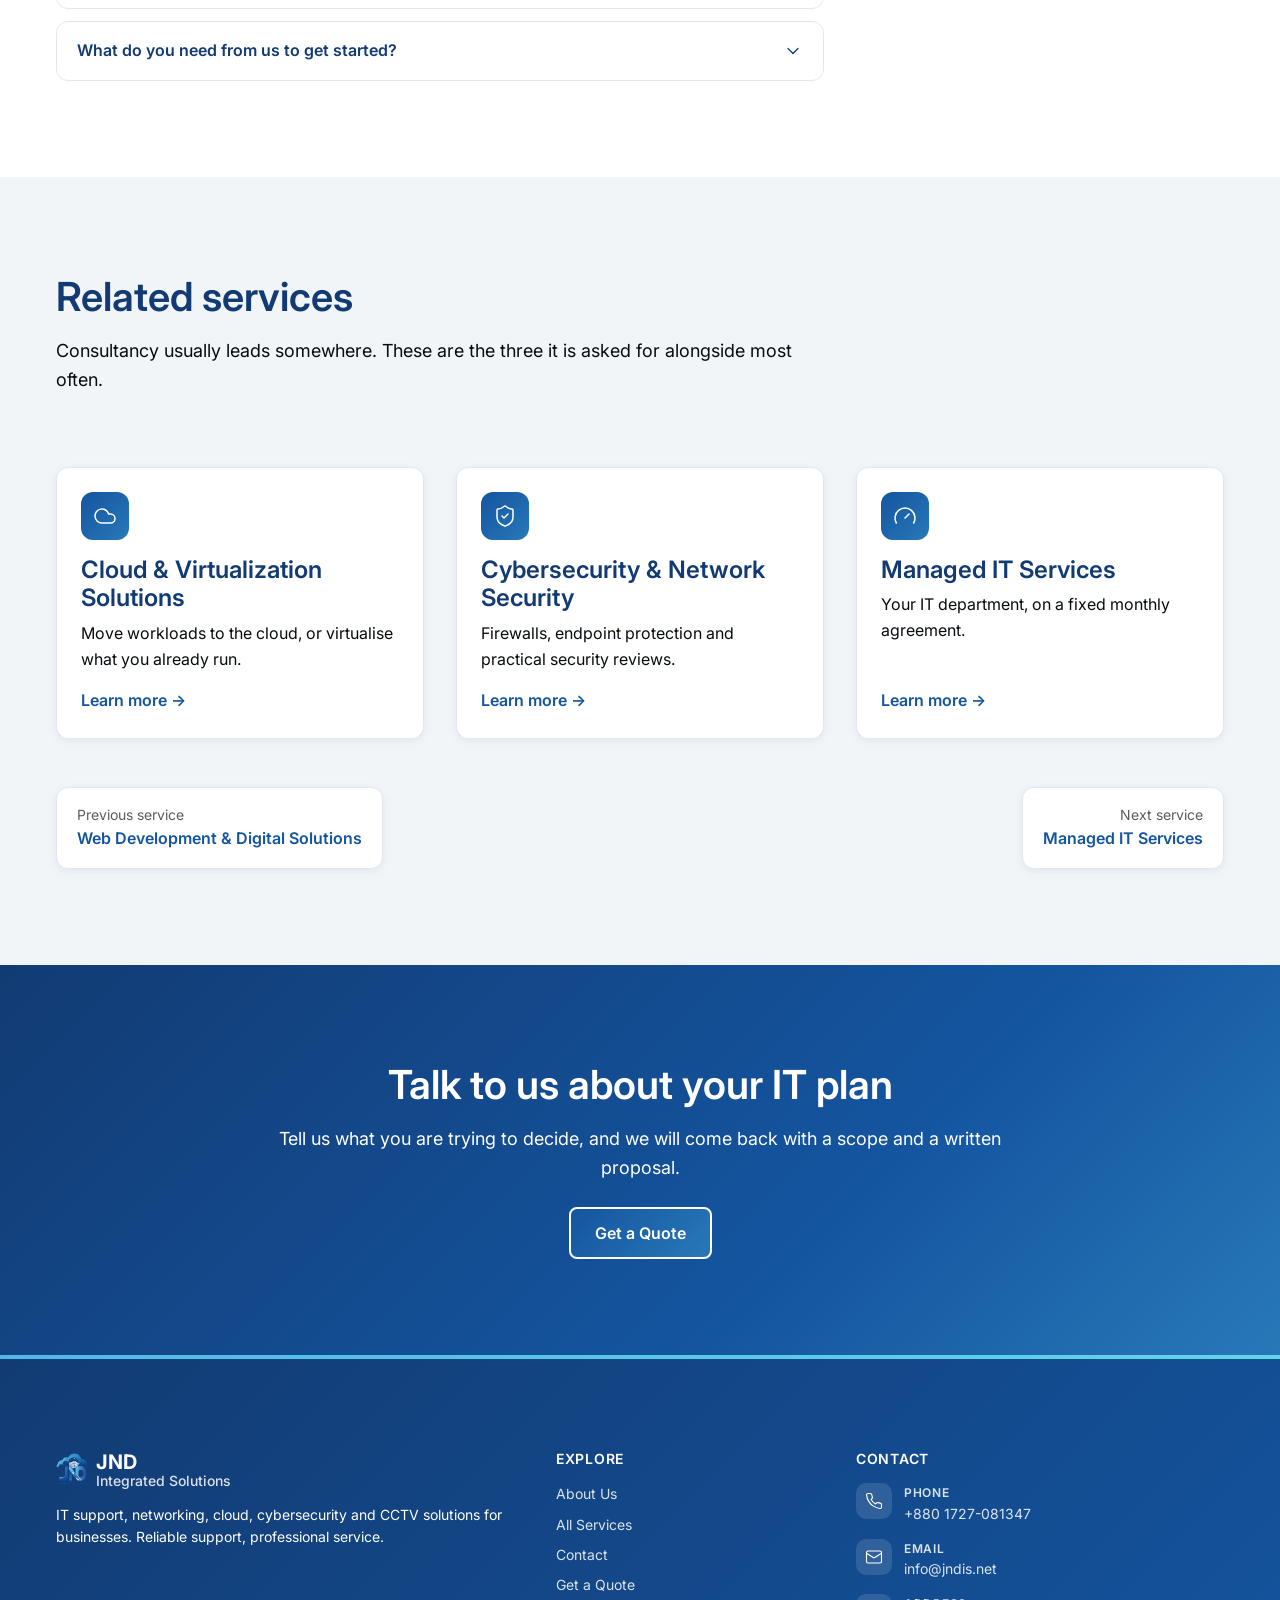
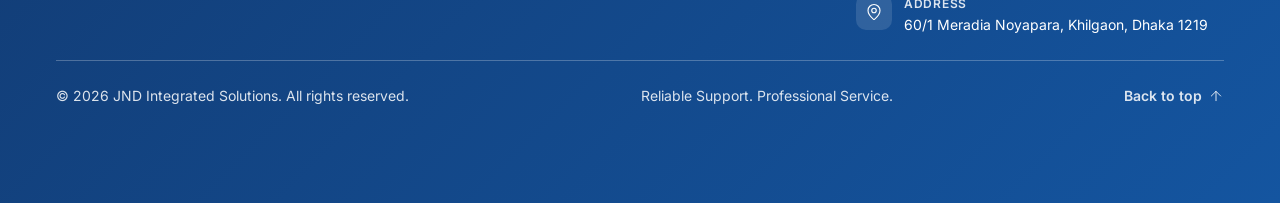
<file: services/it-consultancy.html>
<!DOCTYPE html>
<html lang="en">
<head>
  <meta charset="UTF-8">
  <meta name="viewport" content="width=device-width, initial-scale=1">

  <!--
    BASE TEMPLATE (TASK-005)

    Service detail page. Like services/index.html it lives one level down, so
    every asset and cross-page link is written ../ and its sibling services are
    referenced with no directory at all. tools/check-shared.js resolves links
    before comparing, so the shared blocks are still checked against the root
    pages.

    The head is complete: title, description, canonical and share image are
    all in place, and tools/check-seo.js holds this page to that shape.
  -->
  <title>IT Consultancy &amp; Project Implementation — JND Integrated Solutions</title>
  <meta name="description" content="Independent IT consultancy: reviewing what you run, planning what to change, budgeting replacements and running projects through to completion.">

  <!-- Canonical URL (TASK-038, TASK-042): the one address a search engine
       should index for this page, absolute against the live domain. -->
  <link rel="canonical" href="https://jndis.net/services/it-consultancy.html">

  <!-- Colours the browser UI on mobile (address bar / tab strip) -->
  <meta name="theme-color" content="#123B73">

  <!-- Declaring an icon stops browsers probing /favicon.ico and logging a 404 -->
  <link rel="icon" type="image/svg+xml" href="../assets/img/favicon.svg">

  <!-- Open Graph — controls link previews on Facebook, LinkedIn, WhatsApp, Slack -->
  <meta property="og:type" content="website">
  <meta property="og:site_name" content="JND Integrated Solutions">
  <meta property="og:locale" content="en">
  <meta property="og:url" content="https://jndis.net/services/it-consultancy.html">
  <meta property="og:title" content="IT Consultancy &amp; Project Implementation — JND Integrated Solutions">
  <meta property="og:description" content="Independent advice, planning and project delivery for the IT decisions you have to make.">

  <!-- Share card (TASK-042): 1200x630, the size link previews are built
       for. Source and regeneration: assets/img/og-image.svg. -->
  <meta property="og:image" content="https://jndis.net/assets/img/og-image.png">
  <meta property="og:image:width" content="1200">
  <meta property="og:image:height" content="630">
  <meta property="og:image:alt" content="JND Integrated Solutions — Reliable Support. Professional Service.">

  <!-- Twitter / X. summary_large_image because the share card below is 1200x630. -->
  <meta name="twitter:card" content="summary_large_image">
  <meta name="twitter:title" content="IT Consultancy &amp; Project Implementation — JND Integrated Solutions">
  <meta name="twitter:description" content="Independent advice, planning and project delivery for the IT decisions you have to make.">
  <meta name="twitter:image" content="https://jndis.net/assets/img/og-image.png">
  <meta name="twitter:image:alt" content="JND Integrated Solutions — Reliable Support. Professional Service.">

  <!-- Inter — brand typeface (DESIGN.md: 400/500/600/700) -->
  <link rel="preconnect" href="https://fonts.googleapis.com">
  <link rel="preconnect" href="https://fonts.gstatic.com" crossorigin>
  <link rel="stylesheet" href="https://fonts.googleapis.com/css2?family=Inter:wght@400;500;600;700&display=swap">

  <!-- Bootstrap 5.3.8 — base styles (must load before assets/css/jnd.css) -->
  <link rel="stylesheet" href="https://cdn.jsdelivr.net/npm/bootstrap@5.3.8/dist/css/bootstrap.min.css">

  <!-- JND brand layer — tokens, type scale, gradients, button/card overrides -->
  <link rel="stylesheet" href="../assets/css/jnd.css">

  <!-- Scroll reveal hook. This has to run before the first paint: it puts
       .js-reveal on the root element, which is what lets jnd.css section 11
       hide [data-reveal] elements. Doing this from reveal.js instead would let
       the page paint normally and then hide itself, which flashes.

       With JavaScript unavailable the class is never set and nothing is ever
       hidden. The timer is the failsafe: if reveal.js never runs — a 404, a
       syntax error, a blocked request — the class is dropped after 3s and
       every band is simply visible. Losing the animation is acceptable.
       Losing the content is not. -->
  <script>
    (function () {
      var root = document.documentElement;
      root.classList.add('js-reveal');
      window.__jndRevealFailsafe = window.setTimeout(function () {
        root.classList.remove('js-reveal');
      }, 3000);
    }());
  </script>

  <!-- Bootstrap 5.3.8 bundle (Popper + Bootstrap) for dropdowns, collapse, etc. -->
  <script defer src="https://cdn.jsdelivr.net/npm/bootstrap@5.3.8/dist/js/bootstrap.bundle.min.js"></script>

  <!-- Mobile menu behaviour. Deferred scripts run in document order, so the
       bundle above is guaranteed to have executed first. -->
  <script defer src="../assets/js/nav.js"></script>

  <!-- Copyright year in the footer -->
  <script defer src="../assets/js/footer.js"></script>

  <!-- Scroll reveal: fades [data-reveal] elements up as they enter the viewport -->
  <script defer src="../assets/js/reveal.js"></script>

  <!-- Opens the FAQ answer named in the URL hash. Everything else on this page
       works without it. -->
  <script defer src="../assets/js/service-page.js"></script>
</head>
<body>

  <!-- First focusable element on the page: lets keyboard users bypass the nav -->
  <a class="skip-link" href="#main">Skip to main content</a>

  <!-- ==========================================================================
       BEGIN shared header
       Keep this block identical on every page. The ONLY per-page difference is
       the active nav link (class="active" plus aria-current="page").
       Edit here, then copy to every other page.
       Check for drift:  node tools/check-shared.js
       ========================================================================== -->
  <header class="site-header sticky-top">
    <nav class="navbar navbar-expand-lg" aria-label="Main">
      <div class="container">

        <!-- Wordmark. The mark is decorative (alt=""), the text carries the name. -->
        <a class="navbar-brand d-flex align-items-center gap-2" href="../index.html">
          <img src="../assets/img/logo.png" alt="" width="32" height="32" class="d-block" decoding="async">
          <span class="d-flex flex-column">
            <span class="site-brand-name">JND</span>
            <span class="site-brand-tagline">Integrated Solutions</span>
          </span>
        </a>

        <button class="navbar-toggler" type="button"
                data-bs-toggle="collapse" data-bs-target="#primaryNav"
                aria-controls="primaryNav" aria-expanded="false"
                aria-label="Toggle navigation">
          <span class="navbar-toggler-icon"></span>
        </button>

        <div class="collapse navbar-collapse" id="primaryNav">
          <ul class="navbar-nav ms-auto align-items-lg-center">

            <li class="nav-item">
              <a class="nav-link" href="../index.html">Home</a>
            </li>

            <li class="nav-item dropdown">
              <!--
                An anchor (not a button) so that if the CDN JS ever fails to load,
                clicking still navigates to the services hub instead of doing nothing.
                With JS active the click toggles the menu, so "All services" below
                provides the keyboard route to that hub page.
              -->
              <a class="nav-link dropdown-toggle active" href="index.html" role="button"
                 aria-current="page" data-bs-toggle="dropdown" aria-expanded="false">Services</a>

              <ul class="dropdown-menu">
                <li><a class="dropdown-item" href="it-support-maintenance.html">IT Support &amp; Maintenance</a></li>
                <li><a class="dropdown-item" href="network-infrastructure.html">Network Infrastructure &amp; Solutions</a></li>
                <li><a class="dropdown-item" href="server-management-hosting.html">Server Management &amp; Hosting</a></li>
                <li><a class="dropdown-item" href="cloud-virtualization.html">Cloud &amp; Virtualization Solutions</a></li>
                <li><a class="dropdown-item" href="cybersecurity.html">Cybersecurity &amp; Network Security</a></li>
                <li><a class="dropdown-item" href="cctv-surveillance.html">CCTV &amp; Surveillance Solutions</a></li>
                <li><a class="dropdown-item" href="web-development.html">Web Development &amp; Digital Solutions</a></li>
                <li><a class="dropdown-item" href="it-consultancy.html">IT Consultancy &amp; Project Implementation</a></li>
                <li><a class="dropdown-item" href="managed-it-services.html">Managed IT Services</a></li>
                <li><a class="dropdown-item" href="equipment-supply-installation.html">IT Equipment Supply &amp; Installation</a></li>
                <li><hr class="dropdown-divider"></li>
                <li><a class="dropdown-item fw-semibold" href="index.html">All services &rarr;</a></li>
              </ul>
            </li>

            <li class="nav-item"><a class="nav-link" href="../about.html">About</a></li>
            <li class="nav-item"><a class="nav-link" href="../contact.html">Contact</a></li>

            <li class="nav-item nav-cta">
              <a class="btn btn-primary" href="../contact.html">Get a Quote</a>
            </li>

          </ul>
        </div>

      </div>
    </nav>
  </header>
  <!-- END shared header ====================================================== -->

  <!-- tabindex="-1" lets the skip link move focus here, not just scroll to it -->
  <main id="main" tabindex="-1">

    <!-- =================================================================
         PAGE HEADER (TASK-016)
         The same Surface band as the services hub, with one more breadcrumb
         level. Detail pages do not reuse the home hero: the gradient marks
         the front door, and the breadcrumb is what tells you where you are.
         ================================================================= -->
    <section class="section bg-surface">
      <div class="container">

        <nav aria-label="Breadcrumb">
          <ol class="breadcrumb mb-3">
            <li class="breadcrumb-item"><a href="../index.html">Home</a></li>
            <li class="breadcrumb-item"><a href="index.html">Services</a></li>
            <li class="breadcrumb-item active" aria-current="page">IT Consultancy &amp; Project Implementation</li>
          </ol>
        </nav>

        <div class="row">
          <div class="col-12 col-lg-8" data-reveal>
            <h1 class="mb-3">IT Consultancy &amp; Project Implementation</h1>
            <p class="lead mb-0">
              The decisions about IT that have money and disruption attached to
              them, taken with something to base them on — and the project work
              that follows once you decide.
            </p>
          </div>
        </div>

      </div>
    </section>

    <!-- =================================================================
         OVERVIEW
         Prose, capped at col-lg-8 so the measure stays readable.
         Copy is DRAFT.
         ================================================================= -->
    <section class="section" aria-labelledby="overview-heading">
      <div class="container">

        <div class="row">
          <div class="col-12 col-lg-8" data-reveal>
            <h2 id="overview-heading" class="mb-3">What this covers</h2>
            <p>
              Most decisions about IT are made without a clear picture of what
              is already there. Equipment is bought, contracts renew, and nobody
              is quite sure which parts still do a job and which are about to
              fall over. Looking at the whole picture first is cheaper than
              replacing the wrong thing.
            </p>
            <p class="mb-0">
              We look at what is actually in place — the systems, the contracts,
              the licences and the equipment — and set it out in writing. From
              that you get a plan with priorities on it, so the urgent is
              separated from the expensive, and replacements are budgeted for
              rather than made in a hurry. We can then run the work through from
              start to finish, or hand it back to your own team.
            </p>
          </div>
        </div>

      </div>
    </section>

    <!-- =================================================================
         WHAT'S INCLUDED
         A check list in two columns. No new CSS: .list-unstyled, the grid,
         .icon and .text-primary already carry it.
         ================================================================= -->
    <section class="section bg-surface" aria-labelledby="included-heading">
      <div class="container">

        <div class="row">
          <div class="col-12 col-lg-8" data-reveal>
            <h2 id="included-heading" class="mb-3">What's included</h2>
            <p class="lead mb-0">
              What a consultancy engagement looks like in practice.
            </p>
          </div>
        </div>

        <div class="row mt-5">
          <div class="col-12 col-lg-10">
            <ul class="row g-3 list-unstyled mb-0">

              <li class="col-12 col-md-6 d-flex gap-2">
                <svg class="icon text-primary flex-shrink-0 mt-1" width="20" height="20" viewBox="0 0 24 24" aria-hidden="true"><path d="M20 6 9 17l-5-5"/></svg>
                <span>A review of the systems, contracts, licences and equipment you already have</span>
              </li>

              <li class="col-12 col-md-6 d-flex gap-2">
                <svg class="icon text-primary flex-shrink-0 mt-1" width="20" height="20" viewBox="0 0 24 24" aria-hidden="true"><path d="M20 6 9 17l-5-5"/></svg>
                <span>A written plan with the work put in priority order</span>
              </li>

              <li class="col-12 col-md-6 d-flex gap-2">
                <svg class="icon text-primary flex-shrink-0 mt-1" width="20" height="20" viewBox="0 0 24 24" aria-hidden="true"><path d="M20 6 9 17l-5-5"/></svg>
                <span>Budgeting and planning replacements instead of replacing things in a hurry</span>
              </li>

              <li class="col-12 col-md-6 d-flex gap-2">
                <svg class="icon text-primary flex-shrink-0 mt-1" width="20" height="20" viewBox="0 0 24 24" aria-hidden="true"><path d="M20 6 9 17l-5-5"/></svg>
                <span>A project run end to end — a move, a new site, a major change — including the parts that are not IT</span>
              </li>

              <li class="col-12 col-md-6 d-flex gap-2">
                <svg class="icon text-primary flex-shrink-0 mt-1" width="20" height="20" viewBox="0 0 24 24" aria-hidden="true"><path d="M20 6 9 17l-5-5"/></svg>
                <span>Working alongside your other suppliers, not around them</span>
              </li>

              <li class="col-12 col-md-6 d-flex gap-2">
                <svg class="icon text-primary flex-shrink-0 mt-1" width="20" height="20" viewBox="0 0 24 24" aria-hidden="true"><path d="M20 6 9 17l-5-5"/></svg>
                <span>A second opinion on a quote or a proposal you have been given</span>
              </li>

            </ul>
          </div>
        </div>

      </div>
    </section>

    <!-- ==========================================================================
         BEGIN shared process
         Identical on every service detail page. Edit here, then copy to the
         other nine. Check for drift:  node tools/check-shared.js
         ========================================================================== -->
    <section class="section" aria-labelledby="process-heading">
      <div class="container">

        <div class="row">
          <div class="col-12 col-lg-8" data-reveal>
            <h2 id="process-heading" class="mb-3">How we work</h2>
            <p class="lead mb-0">
              The same four steps whether it is one laptop or a whole site.
            </p>
          </div>
        </div>

        <div class="row mt-5">
          <div class="col-12 col-lg-8">
            <ol class="process-list list-unstyled mb-0">

              <li class="process-step d-flex gap-3">
                <span class="process-number" aria-hidden="true">1</span>
                <div>
                  <h3 class="h5 mb-1">Tell us about it</h3>
                  <p class="mb-0">By phone, email or the form on the contact page. We confirm it has been picked up, and say who has it.</p>
                </div>
              </li>

              <li class="process-step d-flex gap-3">
                <span class="process-number" aria-hidden="true">2</span>
                <div>
                  <h3 class="h5 mb-1">We diagnose it</h3>
                  <p class="mb-0">Remote first where that is quicker, on site where it is not. Either way, you are told what we found.</p>
                </div>
              </li>

              <li class="process-step d-flex gap-3">
                <span class="process-number" aria-hidden="true">3</span>
                <div>
                  <h3 class="h5 mb-1">We fix it</h3>
                  <p class="mb-0">The fix, why it happened, and what to do if it comes back — in language that does not need a glossary.</p>
                </div>
              </li>

              <li class="process-step d-flex gap-3">
                <span class="process-number" aria-hidden="true">4</span>
                <div>
                  <h3 class="h5 mb-1">We stop it coming back</h3>
                  <p class="mb-0">Where the same fault keeps returning, we look at the cause rather than the symptom, and tell you what it would take.</p>
                </div>
              </li>

            </ol>
          </div>
        </div>

      </div>
    </section>
    <!-- END shared process ====================================================== -->

    <!-- =================================================================
         BENEFITS
         The feature-list component (jnd.css section 10), three across.
         No card chrome, so it does not read as a second services grid.
         ================================================================= -->
    <section class="section bg-surface" aria-labelledby="benefits-heading">
      <div class="container">

        <div class="row">
          <div class="col-12 col-lg-8" data-reveal>
            <h2 id="benefits-heading" class="mb-3">Why it works</h2>
            <p class="lead mb-0">
              What you get out of having someone look at the whole picture.
            </p>
          </div>
        </div>

        <div class="row g-4 mt-5">

          <div class="col-12 col-md-6 col-lg-4" data-reveal>
            <svg class="icon text-primary d-block mb-3" width="32" height="32" viewBox="0 0 24 24" aria-hidden="true"><path d="M12.83 2.18a2 2 0 0 0-1.66 0L2.6 6.08a1 1 0 0 0 0 1.83l8.58 3.91a2 2 0 0 0 1.66 0l8.58-3.9a1 1 0 0 0 0-1.83z"/><path d="M2 12a1 1 0 0 0 .58.91l8.6 3.91a2 2 0 0 0 1.65 0l8.58-3.9A1 1 0 0 0 22 12"/><path d="M2 17a1 1 0 0 0 .58.91l8.6 3.91a2 2 0 0 0 1.65 0l8.58-3.9A1 1 0 0 0 22 17"/></svg>
            <h3 class="mb-2">A plan you can act on</h3>
            <p class="mb-0">The priorities are written down, with what is urgent kept apart from what is merely expensive.</p>
          </div>

          <div class="col-12 col-md-6 col-lg-4" data-reveal>
            <svg class="icon text-primary d-block mb-3" width="32" height="32" viewBox="0 0 24 24" aria-hidden="true"><path d="M20 13c0 5-3.5 7.5-7.66 8.95a1 1 0 0 1-.67-.01C7.5 20.5 4 18 4 13V6a1 1 0 0 1 1-1c2 0 4.5-1.2 6.24-2.72a1.17 1.17 0 0 1 1.52 0C14.51 3.81 17 5 19 5a1 1 0 0 1 1 1z"/><path d="m9 12 2 2 4-4"/></svg>
            <h3 class="mb-2">Nothing bought in a hurry</h3>
            <p class="mb-0">Replacements are planned and budgeted for, so a failure does not force the decision on the worst possible day.</p>
          </div>

          <div class="col-12 col-md-6 col-lg-4" data-reveal>
            <svg class="icon text-primary d-block mb-3" width="32" height="32" viewBox="0 0 24 24" aria-hidden="true"><path d="M3.85 8.62a4 4 0 0 1 4.78-4.77 4 4 0 0 1 6.74 0 4 4 0 0 1 4.78 4.78 4 4 0 0 1 0 6.74 4 4 0 0 1-4.77 4.78 4 4 0 0 1-6.75 0 4 4 0 0 1-4.78-4.77 4 4 0 0 1 0-6.76Z"/><path d="m16 9-5.5 5.5L8 12"/></svg>
            <h3 class="mb-2">One plan, one owner</h3>
            <p class="mb-0">A move or a new site runs to a single plan that includes the parts which are not IT, so nothing falls between suppliers.</p>
          </div>

        </div>

      </div>
    </section>

    <!-- =================================================================
         FAQ
         Native <details>/<summary>, not Bootstrap's .accordion — see
         jnd.css section 12 for why. Each answer has an id so a link can
         point at it; service-page.js opens it.
         ================================================================= -->
    <section class="section" aria-labelledby="faq-heading">
      <div class="container">

        <div class="row">
          <div class="col-12 col-lg-8" data-reveal>
            <h2 id="faq-heading" class="mb-3">Questions we get asked</h2>
          </div>
        </div>

        <div class="row mt-5">
          <div class="col-12 col-lg-8">
            <div class="faq" data-faq>

              <details class="faq-item" id="faq-charging">
                <summary class="faq-question">
                  <span>How is this charged?</span>
                  <svg class="icon faq-chevron" width="20" height="20" viewBox="0 0 24 24" aria-hidden="true"><path d="m6 9 6 6 6-6"/></svg>
                </summary>
                <p class="faq-answer">
                  We scope the work first, then put it in a written proposal, so
                  you know what is covered before anything starts. The shape of
                  that proposal depends on what you need — a one-off review, a
                  plan, or a project run for you from start to finish.
                </p>
              </details>

              <details class="faq-item" id="faq-buy-anything">
                <summary class="faq-question">
                  <span>Do we have to buy anything from you?</span>
                  <svg class="icon faq-chevron" width="20" height="20" viewBox="0 0 24 24" aria-hidden="true"><path d="m6 9 6 6 6-6"/></svg>
                </summary>
                <p class="faq-answer">
                  No. The advice stands on its own, and there is nothing you are
                  obliged to buy. Where equipment or a service is needed you are
                  free to buy it wherever you like, or to ask us to quote for it
                  separately.
                </p>
              </details>

              <details class="faq-item" id="faq-someone-else">
                <summary class="faq-question">
                  <span>Can you pick up a project someone else started?</span>
                  <svg class="icon faq-chevron" width="20" height="20" viewBox="0 0 24 24" aria-hidden="true"><path d="m6 9 6 6 6-6"/></svg>
                </summary>
                <p class="faq-answer">
                  Yes, and it happens often. The first step is finding out what
                  has actually been done, rather than what was planned. We then
                  tell you plainly what can be kept, what needs redoing, and what
                  it would take to finish.
                </p>
              </details>

              <details class="faq-item" id="faq-other-suppliers">
                <summary class="faq-question">
                  <span>Will you sit in on a meeting with our other suppliers?</span>
                  <svg class="icon faq-chevron" width="20" height="20" viewBox="0 0 24 24" aria-hidden="true"><path d="m6 9 6 6 6-6"/></svg>
                </summary>
                <p class="faq-answer">
                  Yes. It is often the quickest way to settle a question, and we
                  are happy to join a call or come to a meeting. We will say what
                  we think, including where we disagree with something you have
                  been told.
                </p>
              </details>

              <details class="faq-item" id="faq-what-you-need">
                <summary class="faq-question">
                  <span>What do you need from us to get started?</span>
                  <svg class="icon faq-chevron" width="20" height="20" viewBox="0 0 24 24" aria-hidden="true"><path d="m6 9 6 6 6-6"/></svg>
                </summary>
                <p class="faq-answer">
                  Access to the systems, the contracts and whatever paperwork
                  exists, and someone on your side who can answer questions. Most
                  of the work is ours; yours is mostly confirming that what we
                  have found matches what you know.
                </p>
              </details>

            </div>
          </div>
        </div>

      </div>
    </section>

    <!-- =================================================================
         RELATED SERVICES + PAGER (TASK-031)
         Both blocks are cross-links out of this page, so they share a band.
         The three related services are a subset of the canonical list, in
         canonical order; the pager is the next and previous entries, which
         wrap around at the ends. tools/check-services.js validates both.
         ================================================================= -->
    <section class="section bg-surface" aria-labelledby="related-heading">
      <div class="container">

        <div class="row">
          <div class="col-12 col-lg-8" data-reveal>
            <h2 id="related-heading" class="mb-3">Related services</h2>
            <p class="lead mb-0">
              Consultancy usually leads somewhere. These are the three it is
              asked for alongside most often.
            </p>
          </div>
        </div>

        <!-- BEGIN related services -->
        <div class="row g-4 mt-5">

          <div class="col-12 col-md-6 col-lg-4">
            <div class="card h-100">
              <div class="card-body d-flex flex-column">
                <div class="card-icon mb-3" aria-hidden="true">
                  <svg class="icon" width="24" height="24" viewBox="0 0 24 24"><path d="M17.5 19H9a7 7 0 1 1 6.71-9h1.79a4.5 4.5 0 1 1 0 9Z"/></svg>
                </div>
                <h3 class="mb-2">Cloud &amp; Virtualization Solutions</h3>
                <p class="mb-3">Move workloads to the cloud, or virtualise what you already run.</p>
                <a class="card-link mt-auto" href="cloud-virtualization.html"
                   aria-label="Learn more about Cloud &amp; Virtualization Solutions">Learn more &rarr;</a>
              </div>
            </div>
          </div>

          <div class="col-12 col-md-6 col-lg-4">
            <div class="card h-100">
              <div class="card-body d-flex flex-column">
                <div class="card-icon mb-3" aria-hidden="true">
                  <svg class="icon" width="24" height="24" viewBox="0 0 24 24"><path d="M20 13c0 5-3.5 7.5-7.66 8.95a1 1 0 0 1-.67-.01C7.5 20.5 4 18 4 13V6a1 1 0 0 1 1-1c2 0 4.5-1.2 6.24-2.72a1.17 1.17 0 0 1 1.52 0C14.51 3.81 17 5 19 5a1 1 0 0 1 1 1z"/><path d="m9 12 2 2 4-4"/></svg>
                </div>
                <h3 class="mb-2">Cybersecurity &amp; Network Security</h3>
                <p class="mb-3">Firewalls, endpoint protection and practical security reviews.</p>
                <a class="card-link mt-auto" href="cybersecurity.html"
                   aria-label="Learn more about Cybersecurity &amp; Network Security">Learn more &rarr;</a>
              </div>
            </div>
          </div>

          <div class="col-12 col-md-6 col-lg-4">
            <div class="card h-100">
              <div class="card-body d-flex flex-column">
                <div class="card-icon mb-3" aria-hidden="true">
                  <svg class="icon" width="24" height="24" viewBox="0 0 24 24"><path d="m12 14 4-4"/><path d="M3.34 19a10 10 0 1 1 17.32 0"/></svg>
                </div>
                <h3 class="mb-2">Managed IT Services</h3>
                <p class="mb-3">Your IT department, on a fixed monthly agreement.</p>
                <a class="card-link mt-auto" href="managed-it-services.html"
                   aria-label="Learn more about Managed IT Services">Learn more &rarr;</a>
              </div>
            </div>
          </div>

        </div>
        <!-- END related services -->

        <!-- BEGIN service pager -->
        <nav class="service-pager d-flex flex-column flex-sm-row gap-3 mt-5" aria-label="Service pagination">

          <a class="service-pager-link" href="web-development.html" rel="prev">
            <span class="service-pager-label">Previous service</span>
            <span class="service-pager-name">Web Development &amp; Digital Solutions</span>
          </a>

          <a class="service-pager-link ms-sm-auto text-sm-end" href="managed-it-services.html" rel="next">
            <span class="service-pager-label">Next service</span>
            <span class="service-pager-name">Managed IT Services</span>
          </a>

        </nav>
        <!-- END service pager -->

      </div>
    </section>

    <!-- =================================================================
         CALL TO ACTION
         The page-foot CTA band, same as the home page's and the hub's.
         Copy is DRAFT.
         ================================================================= -->
    <section class="section bg-grad-modern text-white" aria-labelledby="cta-heading">
      <div class="container">

        <div class="row justify-content-center text-center">
          <div class="col-12 col-md-10 col-lg-8" data-reveal>

            <h2 id="cta-heading" class="mb-3">Talk to us about your IT plan</h2>

            <p class="lead mb-4">
              Tell us what you are trying to decide, and we will come back with
              a scope and a written proposal.
            </p>

            <a class="btn btn-primary" href="../contact.html">Get a Quote</a>

          </div>
        </div>

      </div>
    </section>

  </main>

  <!-- ==========================================================================
       BEGIN shared footer
       Identical on every page — there is no per-page variation at all.
       Check for drift:  node tools/check-shared.js
       ========================================================================== -->
  <footer class="section site-footer bg-grad-primary text-white">
    <div class="container">

      <div class="row g-4 g-lg-5">

        <!-- Brand -->
        <div class="col-12 col-lg-5">
          <a class="d-inline-flex align-items-center gap-2 mb-3" href="../index.html">
            <img src="../assets/img/logo.png" alt="" width="32" height="32" class="d-block" loading="lazy" decoding="async">
            <span class="d-flex flex-column">
              <span class="site-brand-name">JND</span>
              <span class="site-brand-tagline">Integrated Solutions</span>
            </span>
          </a>
          <p class="small mb-4">
            IT support, networking, cloud, cybersecurity and CCTV solutions for
            businesses. Reliable support, professional service.
          </p>
        </div>

        <!-- Explore -->
        <div class="col-12 col-md-6 col-lg-3">
          <h2 class="site-footer-title mb-3">Explore</h2>
          <ul class="list-unstyled mb-0 small">
            <li class="mb-2"><a href="../about.html">About Us</a></li>
            <li class="mb-2"><a href="../services/index.html">All Services</a></li>
            <li class="mb-2"><a href="../contact.html">Contact</a></li>
            <li class="mb-0"><a href="../contact.html">Get a Quote</a></li>
          </ul>
        </div>

        <!-- Contact — phone and email are live links; the address is plain text
             until there is a map to point at. -->
        <div class="col-12 col-md-6 col-lg-4">
          <h2 class="site-footer-title mb-3">Contact</h2>
          <ul class="list-unstyled footer-contact mb-0 small">
            <li>
              <span class="footer-contact-icon" aria-hidden="true">
                <svg class="icon" width="18" height="18" viewBox="0 0 24 24"><path d="M22 16.92v3a2 2 0 0 1-2.18 2 19.79 19.79 0 0 1-8.63-3.07 19.5 19.5 0 0 1-6-6 19.79 19.79 0 0 1-3.07-8.67A2 2 0 0 1 4.11 2h3a2 2 0 0 1 2 1.72 12.84 12.84 0 0 0 .7 2.81 2 2 0 0 1-.45 2.11L8.09 9.91a16 16 0 0 0 6 6l1.27-1.27a2 2 0 0 1 2.11-.45 12.84 12.84 0 0 0 2.81.7A2 2 0 0 1 22 16.92z"/></svg>
              </span>
              <span>
                <span class="footer-contact-label">Phone</span>
                <a href="tel:+8801727081347">+880 1727-081347</a>
              </span>
            </li>
            <li>
              <span class="footer-contact-icon" aria-hidden="true">
                <svg class="icon" width="18" height="18" viewBox="0 0 24 24"><rect width="20" height="16" x="2" y="4" rx="2"/><path d="m22 7-8.97 5.7a1.94 1.94 0 0 1-2.06 0L2 7"/></svg>
              </span>
              <span>
                <span class="footer-contact-label">Email</span>
                <a href="mailto:info@jndis.net">info@jndis.net</a>
              </span>
            </li>
            <li>
              <span class="footer-contact-icon" aria-hidden="true">
                <svg class="icon" width="18" height="18" viewBox="0 0 24 24"><path d="M20 10c0 4.993-5.539 10.193-7.399 11.799a1 1 0 0 1-1.202 0C9.539 20.193 4 14.993 4 10a8 8 0 0 1 16 0"/><circle cx="12" cy="10" r="3"/></svg>
              </span>
              <span>
                <span class="footer-contact-label">Address</span>
                <span>60/1 Meradia Noyapara, Khilgaon, Dhaka 1219</span>
              </span>
            </li>
          </ul>
        </div>

      </div>

      <!-- Bootstrap's <hr> inherits the footer's colour at 25% opacity, so this
           renders as a subtle white divider with no extra classes. -->
      <hr class="my-4">

      <div class="site-footer-meta d-flex flex-column flex-lg-row align-items-lg-center justify-content-between gap-3 small">
        <p class="mb-0">
          &copy; <span data-current-year>2026</span> JND Integrated Solutions. All rights reserved.
        </p>
        <p class="mb-0">Reliable Support. Professional Service.</p>
        <a class="footer-top" href="#main">
          Back to top
          <svg class="icon" width="16" height="16" viewBox="0 0 24 24" aria-hidden="true"><path d="m5 12 7-7 7 7"/><path d="M12 19V5"/></svg>
        </a>
      </div>

    </div>
  </footer>
  <!-- END shared footer ====================================================== -->

</body>
</html>
</file>
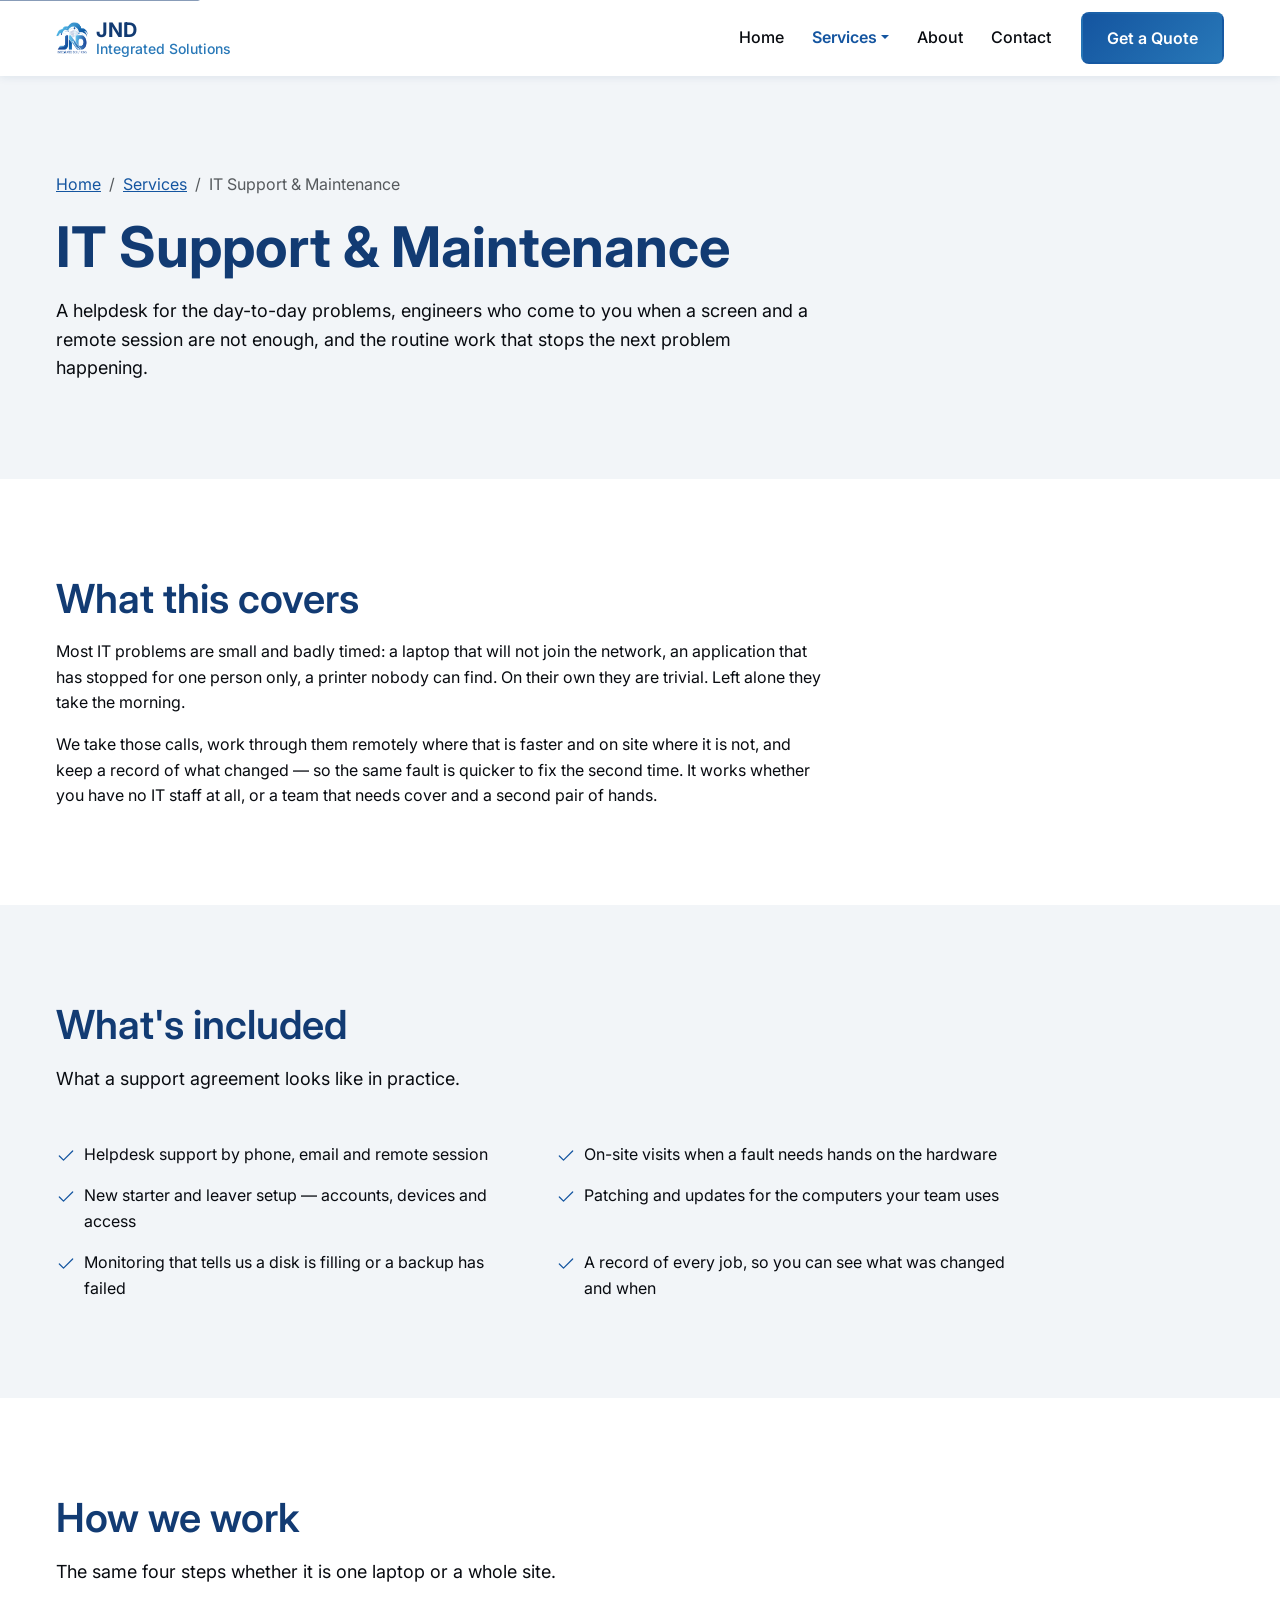
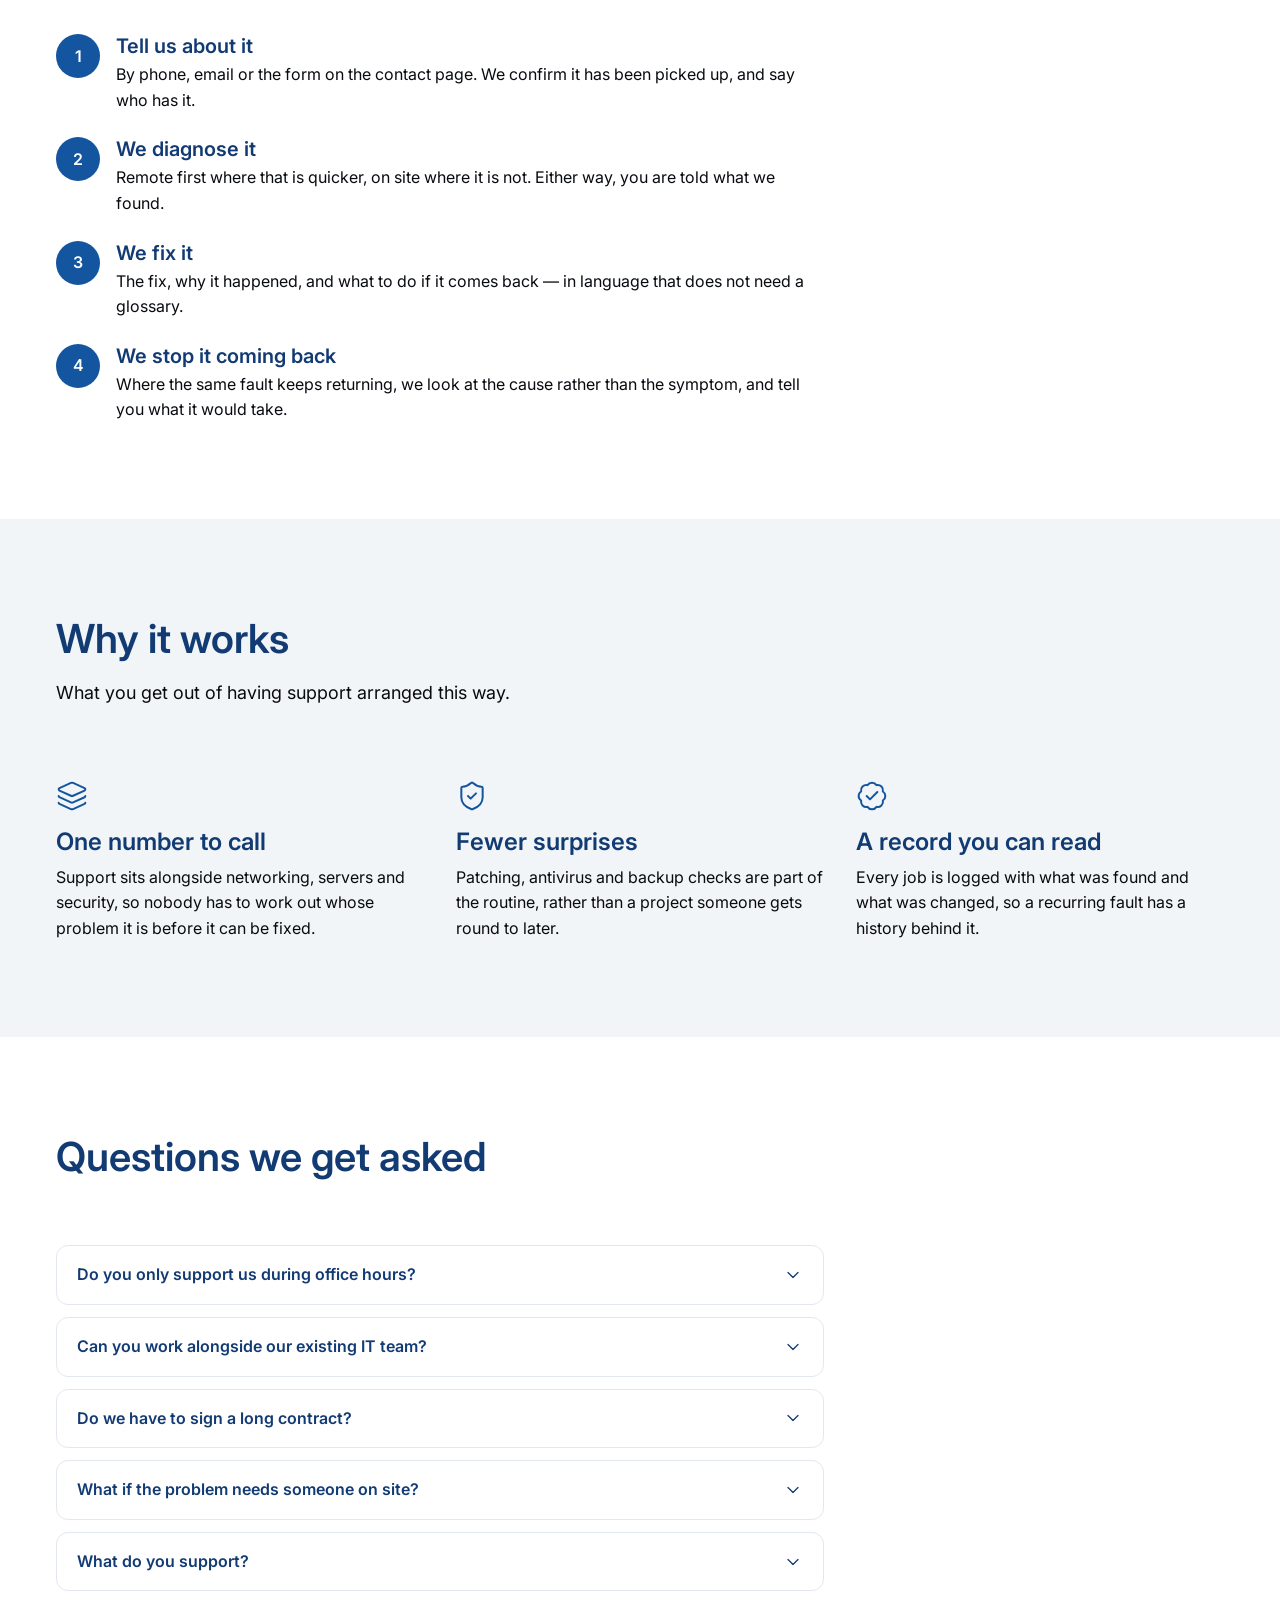
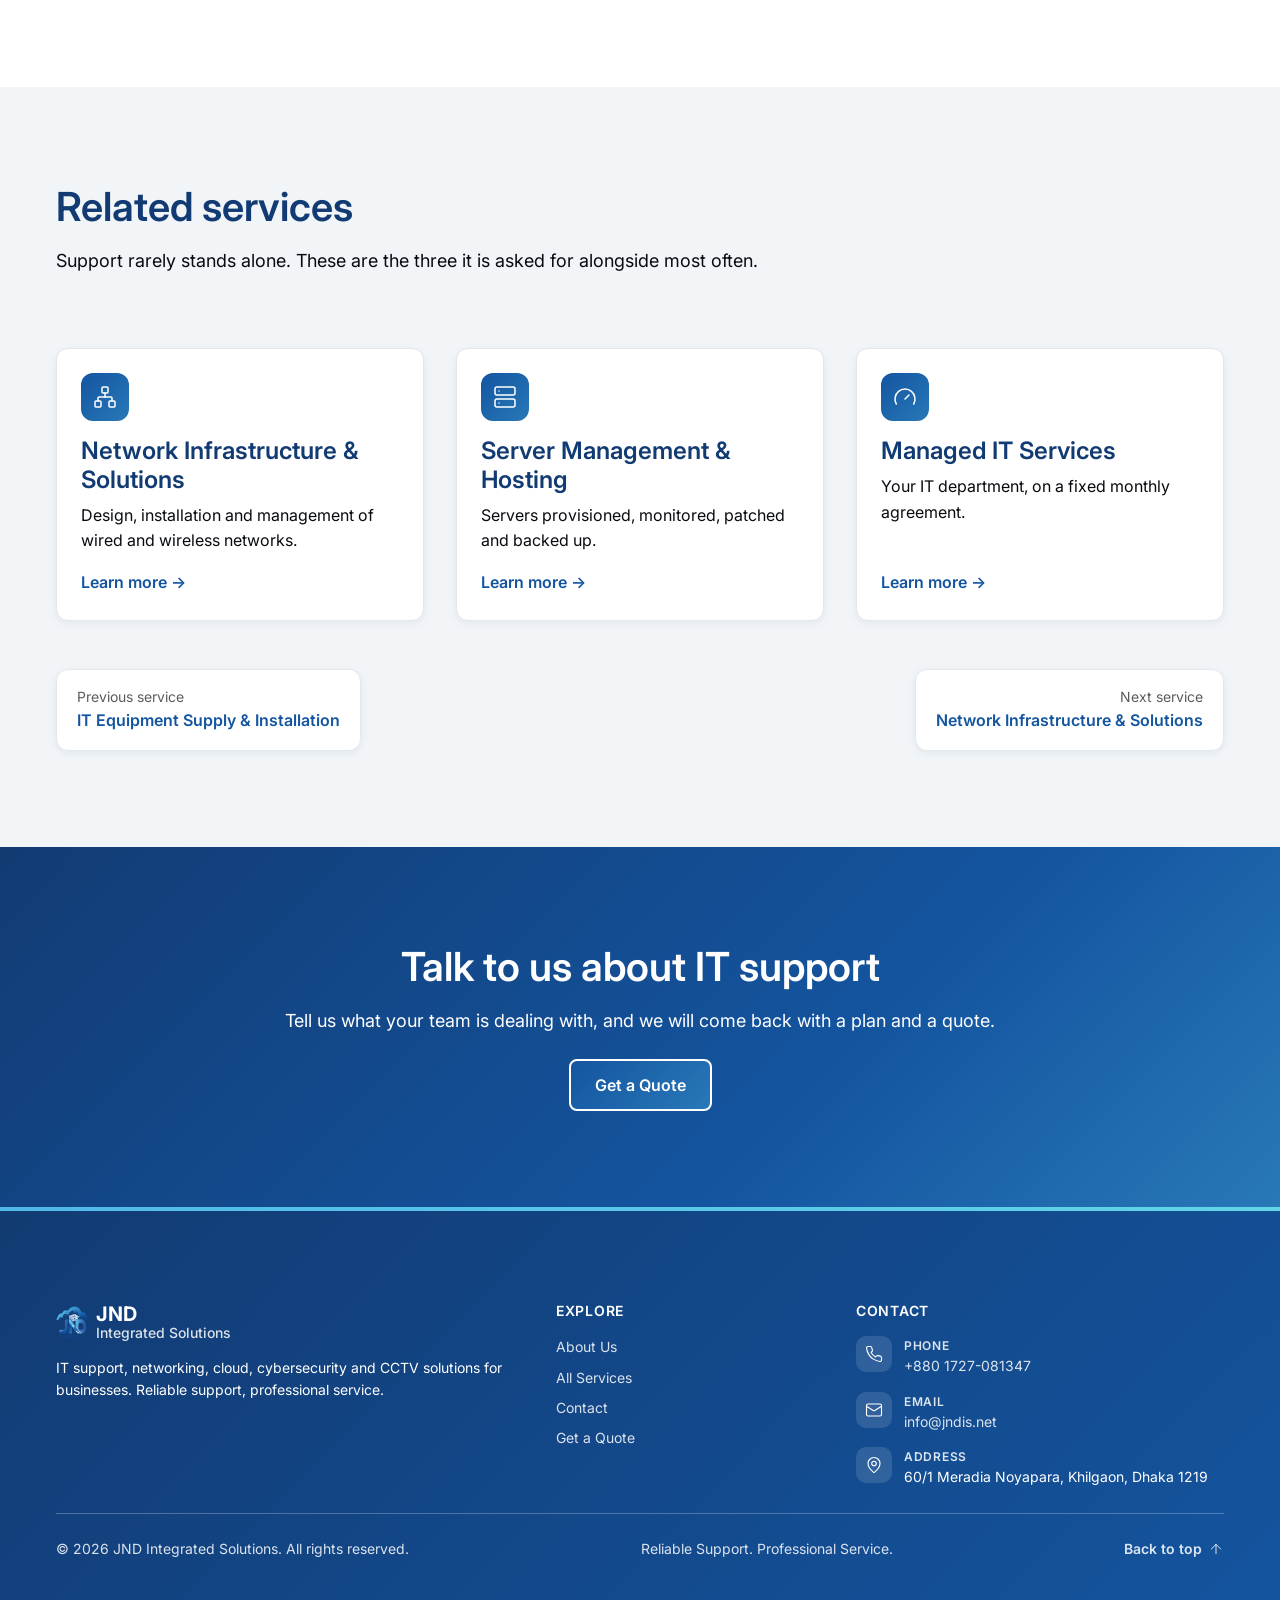
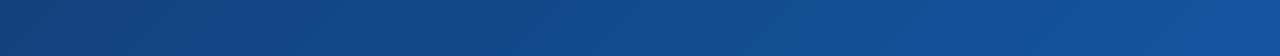
<file: services/it-support-maintenance.html>
<!DOCTYPE html>
<html lang="en">
<head>
  <meta charset="UTF-8">
  <meta name="viewport" content="width=device-width, initial-scale=1">

  <!--
    BASE TEMPLATE (TASK-005)

    Service detail page. Like services/index.html it lives one level down, so
    every asset and cross-page link is written ../ and its sibling services are
    referenced with no directory at all. tools/check-shared.js resolves links
    before comparing, so the shared blocks are still checked against the root
    pages.

    The head is complete: title, description, canonical and share image are
    all in place, and tools/check-seo.js holds this page to that shape.
  -->
  <title>IT Support &amp; Maintenance — JND Integrated Solutions</title>
  <meta name="description" content="IT support and maintenance for businesses: helpdesk, remote support, on-site visits, patching, monitoring and new-starter setup from JND Integrated Solutions.">

  <!-- Canonical URL (TASK-038, TASK-042): the one address a search engine
       should index for this page, absolute against the live domain. -->
  <link rel="canonical" href="https://jndis.net/services/it-support-maintenance.html">

  <!-- Colours the browser UI on mobile (address bar / tab strip) -->
  <meta name="theme-color" content="#123B73">

  <!-- Declaring an icon stops browsers probing /favicon.ico and logging a 404 -->
  <link rel="icon" type="image/svg+xml" href="../assets/img/favicon.svg">

  <!-- Open Graph — controls link previews on Facebook, LinkedIn, WhatsApp, Slack -->
  <meta property="og:type" content="website">
  <meta property="og:site_name" content="JND Integrated Solutions">
  <meta property="og:locale" content="en">
  <meta property="og:url" content="https://jndis.net/services/it-support-maintenance.html">
  <meta property="og:title" content="IT Support &amp; Maintenance — JND Integrated Solutions">
  <meta property="og:description" content="Helpdesk, remote and on-site IT support, patching, monitoring and new-starter setup for businesses.">

  <!-- Share card (TASK-042): 1200x630, the size link previews are built
       for. Source and regeneration: assets/img/og-image.svg. -->
  <meta property="og:image" content="https://jndis.net/assets/img/og-image.png">
  <meta property="og:image:width" content="1200">
  <meta property="og:image:height" content="630">
  <meta property="og:image:alt" content="JND Integrated Solutions — Reliable Support. Professional Service.">

  <!-- Twitter / X. summary_large_image because the share card below is 1200x630. -->
  <meta name="twitter:card" content="summary_large_image">
  <meta name="twitter:title" content="IT Support &amp; Maintenance — JND Integrated Solutions">
  <meta name="twitter:description" content="Helpdesk, remote and on-site IT support, patching, monitoring and new-starter setup for businesses.">
  <meta name="twitter:image" content="https://jndis.net/assets/img/og-image.png">
  <meta name="twitter:image:alt" content="JND Integrated Solutions — Reliable Support. Professional Service.">

  <!-- Inter — brand typeface (DESIGN.md: 400/500/600/700) -->
  <link rel="preconnect" href="https://fonts.googleapis.com">
  <link rel="preconnect" href="https://fonts.gstatic.com" crossorigin>
  <link rel="stylesheet" href="https://fonts.googleapis.com/css2?family=Inter:wght@400;500;600;700&display=swap">

  <!-- Bootstrap 5.3.8 — base styles (must load before assets/css/jnd.css) -->
  <link rel="stylesheet" href="https://cdn.jsdelivr.net/npm/bootstrap@5.3.8/dist/css/bootstrap.min.css">

  <!-- JND brand layer — tokens, type scale, gradients, button/card overrides -->
  <link rel="stylesheet" href="../assets/css/jnd.css">

  <!-- Scroll reveal hook. This has to run before the first paint: it puts
       .js-reveal on the root element, which is what lets jnd.css section 11
       hide [data-reveal] elements. Doing this from reveal.js instead would let
       the page paint normally and then hide itself, which flashes.

       With JavaScript unavailable the class is never set and nothing is ever
       hidden. The timer is the failsafe: if reveal.js never runs — a 404, a
       syntax error, a blocked request — the class is dropped after 3s and
       every band is simply visible. Losing the animation is acceptable.
       Losing the content is not. -->
  <script>
    (function () {
      var root = document.documentElement;
      root.classList.add('js-reveal');
      window.__jndRevealFailsafe = window.setTimeout(function () {
        root.classList.remove('js-reveal');
      }, 3000);
    }());
  </script>

  <!-- Bootstrap 5.3.8 bundle (Popper + Bootstrap) for dropdowns, collapse, etc. -->
  <script defer src="https://cdn.jsdelivr.net/npm/bootstrap@5.3.8/dist/js/bootstrap.bundle.min.js"></script>

  <!-- Mobile menu behaviour. Deferred scripts run in document order, so the
       bundle above is guaranteed to have executed first. -->
  <script defer src="../assets/js/nav.js"></script>

  <!-- Copyright year in the footer -->
  <script defer src="../assets/js/footer.js"></script>

  <!-- Scroll reveal: fades [data-reveal] elements up as they enter the viewport -->
  <script defer src="../assets/js/reveal.js"></script>

  <!-- Opens the FAQ answer named in the URL hash. Everything else on this page
       works without it. -->
  <script defer src="../assets/js/service-page.js"></script>
</head>
<body>

  <!-- First focusable element on the page: lets keyboard users bypass the nav -->
  <a class="skip-link" href="#main">Skip to main content</a>

  <!-- ==========================================================================
       BEGIN shared header
       Keep this block identical on every page. The ONLY per-page difference is
       the active nav link (class="active" plus aria-current="page").
       Edit here, then copy to every other page.
       Check for drift:  node tools/check-shared.js
       ========================================================================== -->
  <header class="site-header sticky-top">
    <nav class="navbar navbar-expand-lg" aria-label="Main">
      <div class="container">

        <!-- Wordmark. The mark is decorative (alt=""), the text carries the name. -->
        <a class="navbar-brand d-flex align-items-center gap-2" href="../index.html">
          <img src="../assets/img/logo.png" alt="" width="32" height="32" class="d-block" decoding="async">
          <span class="d-flex flex-column">
            <span class="site-brand-name">JND</span>
            <span class="site-brand-tagline">Integrated Solutions</span>
          </span>
        </a>

        <button class="navbar-toggler" type="button"
                data-bs-toggle="collapse" data-bs-target="#primaryNav"
                aria-controls="primaryNav" aria-expanded="false"
                aria-label="Toggle navigation">
          <span class="navbar-toggler-icon"></span>
        </button>

        <div class="collapse navbar-collapse" id="primaryNav">
          <ul class="navbar-nav ms-auto align-items-lg-center">

            <li class="nav-item">
              <a class="nav-link" href="../index.html">Home</a>
            </li>

            <li class="nav-item dropdown">
              <!--
                An anchor (not a button) so that if the CDN JS ever fails to load,
                clicking still navigates to the services hub instead of doing nothing.
                With JS active the click toggles the menu, so "All services" below
                provides the keyboard route to that hub page.
              -->
              <a class="nav-link dropdown-toggle active" href="index.html" role="button"
                 aria-current="page" data-bs-toggle="dropdown" aria-expanded="false">Services</a>

              <ul class="dropdown-menu">
                <li><a class="dropdown-item" href="it-support-maintenance.html">IT Support &amp; Maintenance</a></li>
                <li><a class="dropdown-item" href="network-infrastructure.html">Network Infrastructure &amp; Solutions</a></li>
                <li><a class="dropdown-item" href="server-management-hosting.html">Server Management &amp; Hosting</a></li>
                <li><a class="dropdown-item" href="cloud-virtualization.html">Cloud &amp; Virtualization Solutions</a></li>
                <li><a class="dropdown-item" href="cybersecurity.html">Cybersecurity &amp; Network Security</a></li>
                <li><a class="dropdown-item" href="cctv-surveillance.html">CCTV &amp; Surveillance Solutions</a></li>
                <li><a class="dropdown-item" href="web-development.html">Web Development &amp; Digital Solutions</a></li>
                <li><a class="dropdown-item" href="it-consultancy.html">IT Consultancy &amp; Project Implementation</a></li>
                <li><a class="dropdown-item" href="managed-it-services.html">Managed IT Services</a></li>
                <li><a class="dropdown-item" href="equipment-supply-installation.html">IT Equipment Supply &amp; Installation</a></li>
                <li><hr class="dropdown-divider"></li>
                <li><a class="dropdown-item fw-semibold" href="index.html">All services &rarr;</a></li>
              </ul>
            </li>

            <li class="nav-item"><a class="nav-link" href="../about.html">About</a></li>
            <li class="nav-item"><a class="nav-link" href="../contact.html">Contact</a></li>

            <li class="nav-item nav-cta">
              <a class="btn btn-primary" href="../contact.html">Get a Quote</a>
            </li>

          </ul>
        </div>

      </div>
    </nav>
  </header>
  <!-- END shared header ====================================================== -->

  <!-- tabindex="-1" lets the skip link move focus here, not just scroll to it -->
  <main id="main" tabindex="-1">

    <!-- =================================================================
         PAGE HEADER (TASK-016)
         The same Surface band as the services hub, with one more breadcrumb
         level. Detail pages do not reuse the home hero: the gradient marks
         the front door, and the breadcrumb is what tells you where you are.
         ================================================================= -->
    <section class="section bg-surface">
      <div class="container">

        <nav aria-label="Breadcrumb">
          <ol class="breadcrumb mb-3">
            <li class="breadcrumb-item"><a href="../index.html">Home</a></li>
            <li class="breadcrumb-item"><a href="index.html">Services</a></li>
            <li class="breadcrumb-item active" aria-current="page">IT Support &amp; Maintenance</li>
          </ol>
        </nav>

        <div class="row">
          <div class="col-12 col-lg-8" data-reveal>
            <h1 class="mb-3">IT Support &amp; Maintenance</h1>
            <p class="lead mb-0">
              A helpdesk for the day-to-day problems, engineers who come to you
              when a screen and a remote session are not enough, and the routine
              work that stops the next problem happening.
            </p>
          </div>
        </div>

      </div>
    </section>

    <!-- =================================================================
         OVERVIEW
         Prose, capped at col-lg-8 so the measure stays readable.
         Copy is DRAFT.
         ================================================================= -->
    <section class="section" aria-labelledby="overview-heading">
      <div class="container">

        <div class="row">
          <div class="col-12 col-lg-8" data-reveal>
            <h2 id="overview-heading" class="mb-3">What this covers</h2>
            <p>
              Most IT problems are small and badly timed: a laptop that will not
              join the network, an application that has stopped for one person
              only, a printer nobody can find. On their own they are trivial.
              Left alone they take the morning.
            </p>
            <p class="mb-0">
              We take those calls, work through them remotely where that is
              faster and on site where it is not, and keep a record of what
              changed — so the same fault is quicker to fix the second time. It
              works whether you have no IT staff at all, or a team that needs
              cover and a second pair of hands.
            </p>
          </div>
        </div>

      </div>
    </section>

    <!-- =================================================================
         WHAT'S INCLUDED
         A check list in two columns. No new CSS: .list-unstyled, the grid,
         .icon and .text-primary already carry it.
         ================================================================= -->
    <section class="section bg-surface" aria-labelledby="included-heading">
      <div class="container">

        <div class="row">
          <div class="col-12 col-lg-8" data-reveal>
            <h2 id="included-heading" class="mb-3">What's included</h2>
            <p class="lead mb-0">
              What a support agreement looks like in practice.
            </p>
          </div>
        </div>

        <div class="row mt-5">
          <div class="col-12 col-lg-10">
            <ul class="row g-3 list-unstyled mb-0">

              <li class="col-12 col-md-6 d-flex gap-2">
                <svg class="icon text-primary flex-shrink-0 mt-1" width="20" height="20" viewBox="0 0 24 24" aria-hidden="true"><path d="M20 6 9 17l-5-5"/></svg>
                <span>Helpdesk support by phone, email and remote session</span>
              </li>

              <li class="col-12 col-md-6 d-flex gap-2">
                <svg class="icon text-primary flex-shrink-0 mt-1" width="20" height="20" viewBox="0 0 24 24" aria-hidden="true"><path d="M20 6 9 17l-5-5"/></svg>
                <span>On-site visits when a fault needs hands on the hardware</span>
              </li>

              <li class="col-12 col-md-6 d-flex gap-2">
                <svg class="icon text-primary flex-shrink-0 mt-1" width="20" height="20" viewBox="0 0 24 24" aria-hidden="true"><path d="M20 6 9 17l-5-5"/></svg>
                <span>New starter and leaver setup — accounts, devices and access</span>
              </li>

              <li class="col-12 col-md-6 d-flex gap-2">
                <svg class="icon text-primary flex-shrink-0 mt-1" width="20" height="20" viewBox="0 0 24 24" aria-hidden="true"><path d="M20 6 9 17l-5-5"/></svg>
                <span>Patching and updates for the computers your team uses</span>
              </li>

              <li class="col-12 col-md-6 d-flex gap-2">
                <svg class="icon text-primary flex-shrink-0 mt-1" width="20" height="20" viewBox="0 0 24 24" aria-hidden="true"><path d="M20 6 9 17l-5-5"/></svg>
                <span>Monitoring that tells us a disk is filling or a backup has failed</span>
              </li>

              <li class="col-12 col-md-6 d-flex gap-2">
                <svg class="icon text-primary flex-shrink-0 mt-1" width="20" height="20" viewBox="0 0 24 24" aria-hidden="true"><path d="M20 6 9 17l-5-5"/></svg>
                <span>A record of every job, so you can see what was changed and when</span>
              </li>

            </ul>
          </div>
        </div>

      </div>
    </section>

    <!-- ==========================================================================
         BEGIN shared process
         Identical on every service detail page. Edit here, then copy to the
         other nine. Check for drift:  node tools/check-shared.js
         ========================================================================== -->
    <section class="section" aria-labelledby="process-heading">
      <div class="container">

        <div class="row">
          <div class="col-12 col-lg-8" data-reveal>
            <h2 id="process-heading" class="mb-3">How we work</h2>
            <p class="lead mb-0">
              The same four steps whether it is one laptop or a whole site.
            </p>
          </div>
        </div>

        <div class="row mt-5">
          <div class="col-12 col-lg-8">
            <ol class="process-list list-unstyled mb-0">

              <li class="process-step d-flex gap-3">
                <span class="process-number" aria-hidden="true">1</span>
                <div>
                  <h3 class="h5 mb-1">Tell us about it</h3>
                  <p class="mb-0">By phone, email or the form on the contact page. We confirm it has been picked up, and say who has it.</p>
                </div>
              </li>

              <li class="process-step d-flex gap-3">
                <span class="process-number" aria-hidden="true">2</span>
                <div>
                  <h3 class="h5 mb-1">We diagnose it</h3>
                  <p class="mb-0">Remote first where that is quicker, on site where it is not. Either way, you are told what we found.</p>
                </div>
              </li>

              <li class="process-step d-flex gap-3">
                <span class="process-number" aria-hidden="true">3</span>
                <div>
                  <h3 class="h5 mb-1">We fix it</h3>
                  <p class="mb-0">The fix, why it happened, and what to do if it comes back — in language that does not need a glossary.</p>
                </div>
              </li>

              <li class="process-step d-flex gap-3">
                <span class="process-number" aria-hidden="true">4</span>
                <div>
                  <h3 class="h5 mb-1">We stop it coming back</h3>
                  <p class="mb-0">Where the same fault keeps returning, we look at the cause rather than the symptom, and tell you what it would take.</p>
                </div>
              </li>

            </ol>
          </div>
        </div>

      </div>
    </section>
    <!-- END shared process ====================================================== -->

    <!-- =================================================================
         BENEFITS
         The feature-list component (jnd.css section 10), three across.
         No card chrome, so it does not read as a second services grid.
         ================================================================= -->
    <section class="section bg-surface" aria-labelledby="benefits-heading">
      <div class="container">

        <div class="row">
          <div class="col-12 col-lg-8" data-reveal>
            <h2 id="benefits-heading" class="mb-3">Why it works</h2>
            <p class="lead mb-0">
              What you get out of having support arranged this way.
            </p>
          </div>
        </div>

        <div class="row g-4 mt-5">

          <div class="col-12 col-md-6 col-lg-4" data-reveal>
            <svg class="icon text-primary d-block mb-3" width="32" height="32" viewBox="0 0 24 24" aria-hidden="true"><path d="M12.83 2.18a2 2 0 0 0-1.66 0L2.6 6.08a1 1 0 0 0 0 1.83l8.58 3.91a2 2 0 0 0 1.66 0l8.58-3.9a1 1 0 0 0 0-1.83z"/><path d="M2 12a1 1 0 0 0 .58.91l8.6 3.91a2 2 0 0 0 1.65 0l8.58-3.9A1 1 0 0 0 22 12"/><path d="M2 17a1 1 0 0 0 .58.91l8.6 3.91a2 2 0 0 0 1.65 0l8.58-3.9A1 1 0 0 0 22 17"/></svg>
            <h3 class="mb-2">One number to call</h3>
            <p class="mb-0">Support sits alongside networking, servers and security, so nobody has to work out whose problem it is before it can be fixed.</p>
          </div>

          <div class="col-12 col-md-6 col-lg-4" data-reveal>
            <svg class="icon text-primary d-block mb-3" width="32" height="32" viewBox="0 0 24 24" aria-hidden="true"><path d="M20 13c0 5-3.5 7.5-7.66 8.95a1 1 0 0 1-.67-.01C7.5 20.5 4 18 4 13V6a1 1 0 0 1 1-1c2 0 4.5-1.2 6.24-2.72a1.17 1.17 0 0 1 1.52 0C14.51 3.81 17 5 19 5a1 1 0 0 1 1 1z"/><path d="m9 12 2 2 4-4"/></svg>
            <h3 class="mb-2">Fewer surprises</h3>
            <p class="mb-0">Patching, antivirus and backup checks are part of the routine, rather than a project someone gets round to later.</p>
          </div>

          <div class="col-12 col-md-6 col-lg-4" data-reveal>
            <svg class="icon text-primary d-block mb-3" width="32" height="32" viewBox="0 0 24 24" aria-hidden="true"><path d="M3.85 8.62a4 4 0 0 1 4.78-4.77 4 4 0 0 1 6.74 0 4 4 0 0 1 4.78 4.78 4 4 0 0 1 0 6.74 4 4 0 0 1-4.77 4.78 4 4 0 0 1-6.75 0 4 4 0 0 1-4.78-4.77 4 4 0 0 1 0-6.76Z"/><path d="m16 9-5.5 5.5L8 12"/></svg>
            <h3 class="mb-2">A record you can read</h3>
            <p class="mb-0">Every job is logged with what was found and what was changed, so a recurring fault has a history behind it.</p>
          </div>

        </div>

      </div>
    </section>

    <!-- =================================================================
         FAQ
         Native <details>/<summary>, not Bootstrap's .accordion — see
         jnd.css section 12 for why. Each answer has an id so a link can
         point at it; service-page.js opens it.
         ================================================================= -->
    <section class="section" aria-labelledby="faq-heading">
      <div class="container">

        <div class="row">
          <div class="col-12 col-lg-8" data-reveal>
            <h2 id="faq-heading" class="mb-3">Questions we get asked</h2>
          </div>
        </div>

        <div class="row mt-5">
          <div class="col-12 col-lg-8">
            <div class="faq" data-faq>

              <details class="faq-item" id="faq-hours">
                <summary class="faq-question">
                  <span>Do you only support us during office hours?</span>
                  <svg class="icon faq-chevron" width="20" height="20" viewBox="0 0 24 24" aria-hidden="true"><path d="m6 9 6 6 6-6"/></svg>
                </summary>
                <p class="faq-answer">
                  We work to the hours you need. Most support happens during
                  working hours, and how out-of-hours cover would work is agreed
                  up front — before it is needed, not during.
                </p>
              </details>

              <details class="faq-item" id="faq-existing-team">
                <summary class="faq-question">
                  <span>Can you work alongside our existing IT team?</span>
                  <svg class="icon faq-chevron" width="20" height="20" viewBox="0 0 24 24" aria-hidden="true"><path d="m6 9 6 6 6-6"/></svg>
                </summary>
                <p class="faq-answer">
                  Yes. We can take the work they do not have time for, cover
                  holidays and busy periods, or look after a site they do not
                  reach. The split is yours to set and can change as it needs to.
                </p>
              </details>

              <details class="faq-item" id="faq-contract">
                <summary class="faq-question">
                  <span>Do we have to sign a long contract?</span>
                  <svg class="icon faq-chevron" width="20" height="20" viewBox="0 0 24 24" aria-hidden="true"><path d="m6 9 6 6 6-6"/></svg>
                </summary>
                <p class="faq-answer">
                  No. Ad-hoc support and monthly agreements are both available.
                  Plenty of clients start ad-hoc and move to a plan once it is
                  clear what they actually need — which is a better way round
                  than committing to cover nobody has measured yet.
                </p>
              </details>

              <details class="faq-item" id="faq-on-site">
                <summary class="faq-question">
                  <span>What if the problem needs someone on site?</span>
                  <svg class="icon faq-chevron" width="20" height="20" viewBox="0 0 24 24" aria-hidden="true"><path d="m6 9 6 6 6-6"/></svg>
                </summary>
                <p class="faq-answer">
                  Then someone comes on site. Remote support resolves most
                  issues faster, but it is no substitute for being in the room
                  when the fault is in the hardware or the wiring.
                </p>
              </details>

              <details class="faq-item" id="faq-what-we-support">
                <summary class="faq-question">
                  <span>What do you support?</span>
                  <svg class="icon faq-chevron" width="20" height="20" viewBox="0 0 24 24" aria-hidden="true"><path d="m6 9 6 6 6-6"/></svg>
                </summary>
                <p class="faq-answer">
                  The computers, servers, network and applications your business
                  runs on. If something is unusual, or specific to your industry,
                  tell us about it — we will say plainly whether it is ours to
                  look after or whether you need the software's own supplier.
                </p>
              </details>

            </div>
          </div>
        </div>

      </div>
    </section>

    <!-- =================================================================
         RELATED SERVICES + PAGER (TASK-031)
         Both blocks are cross-links out of this page, so they share a band.
         The three related services are a subset of the canonical list, in
         canonical order; the pager is the next and previous entries, which
         wrap around at the ends. tools/check-services.js validates both.
         ================================================================= -->
    <section class="section bg-surface" aria-labelledby="related-heading">
      <div class="container">

        <div class="row">
          <div class="col-12 col-lg-8" data-reveal>
            <h2 id="related-heading" class="mb-3">Related services</h2>
            <p class="lead mb-0">
              Support rarely stands alone. These are the three it is asked for
              alongside most often.
            </p>
          </div>
        </div>

        <!-- BEGIN related services -->
        <div class="row g-4 mt-5">

          <div class="col-12 col-md-6 col-lg-4">
            <div class="card h-100">
              <div class="card-body d-flex flex-column">
                <div class="card-icon mb-3" aria-hidden="true">
                  <svg class="icon" width="24" height="24" viewBox="0 0 24 24"><rect x="16" y="16" width="6" height="6" rx="1"/><rect x="2" y="16" width="6" height="6" rx="1"/><rect x="9" y="2" width="6" height="6" rx="1"/><path d="M5 16v-3a1 1 0 0 1 1-1h12a1 1 0 0 1 1 1v3"/><path d="M12 12V8"/></svg>
                </div>
                <h3 class="mb-2">Network Infrastructure &amp; Solutions</h3>
                <p class="mb-3">Design, installation and management of wired and wireless networks.</p>
                <a class="card-link mt-auto" href="network-infrastructure.html"
                   aria-label="Learn more about Network Infrastructure &amp; Solutions">Learn more &rarr;</a>
              </div>
            </div>
          </div>

          <div class="col-12 col-md-6 col-lg-4">
            <div class="card h-100">
              <div class="card-body d-flex flex-column">
                <div class="card-icon mb-3" aria-hidden="true">
                  <svg class="icon" width="24" height="24" viewBox="0 0 24 24"><rect width="20" height="8" x="2" y="2" rx="2" ry="2"/><rect width="20" height="8" x="2" y="14" rx="2" ry="2"/><line x1="6" x2="6.01" y1="6" y2="6"/><line x1="6" x2="6.01" y1="18" y2="18"/></svg>
                </div>
                <h3 class="mb-2">Server Management &amp; Hosting</h3>
                <p class="mb-3">Servers provisioned, monitored, patched and backed up.</p>
                <a class="card-link mt-auto" href="server-management-hosting.html"
                   aria-label="Learn more about Server Management &amp; Hosting">Learn more &rarr;</a>
              </div>
            </div>
          </div>

          <div class="col-12 col-md-6 col-lg-4">
            <div class="card h-100">
              <div class="card-body d-flex flex-column">
                <div class="card-icon mb-3" aria-hidden="true">
                  <svg class="icon" width="24" height="24" viewBox="0 0 24 24"><path d="m12 14 4-4"/><path d="M3.34 19a10 10 0 1 1 17.32 0"/></svg>
                </div>
                <h3 class="mb-2">Managed IT Services</h3>
                <p class="mb-3">Your IT department, on a fixed monthly agreement.</p>
                <a class="card-link mt-auto" href="managed-it-services.html"
                   aria-label="Learn more about Managed IT Services">Learn more &rarr;</a>
              </div>
            </div>
          </div>

        </div>
        <!-- END related services -->

        <!-- BEGIN service pager -->
        <nav class="service-pager d-flex flex-column flex-sm-row gap-3 mt-5" aria-label="Service pagination">

          <a class="service-pager-link" href="equipment-supply-installation.html" rel="prev">
            <span class="service-pager-label">Previous service</span>
            <span class="service-pager-name">IT Equipment Supply &amp; Installation</span>
          </a>

          <a class="service-pager-link ms-sm-auto text-sm-end" href="network-infrastructure.html" rel="next">
            <span class="service-pager-label">Next service</span>
            <span class="service-pager-name">Network Infrastructure &amp; Solutions</span>
          </a>

        </nav>
        <!-- END service pager -->

      </div>
    </section>

    <!-- =================================================================
         CALL TO ACTION
         The page-foot CTA band, same as the home page's and the hub's.
         Copy is DRAFT.
         ================================================================= -->
    <section class="section bg-grad-modern text-white" aria-labelledby="cta-heading">
      <div class="container">

        <div class="row justify-content-center text-center">
          <div class="col-12 col-md-10 col-lg-8" data-reveal>

            <h2 id="cta-heading" class="mb-3">Talk to us about IT support</h2>

            <p class="lead mb-4">
              Tell us what your team is dealing with, and we will come back with
              a plan and a quote.
            </p>

            <a class="btn btn-primary" href="../contact.html">Get a Quote</a>

          </div>
        </div>

      </div>
    </section>

  </main>

  <!-- ==========================================================================
       BEGIN shared footer
       Identical on every page — there is no per-page variation at all.
       Check for drift:  node tools/check-shared.js
       ========================================================================== -->
  <footer class="section site-footer bg-grad-primary text-white">
    <div class="container">

      <div class="row g-4 g-lg-5">

        <!-- Brand -->
        <div class="col-12 col-lg-5">
          <a class="d-inline-flex align-items-center gap-2 mb-3" href="../index.html">
            <img src="../assets/img/logo.png" alt="" width="32" height="32" class="d-block" loading="lazy" decoding="async">
            <span class="d-flex flex-column">
              <span class="site-brand-name">JND</span>
              <span class="site-brand-tagline">Integrated Solutions</span>
            </span>
          </a>
          <p class="small mb-4">
            IT support, networking, cloud, cybersecurity and CCTV solutions for
            businesses. Reliable support, professional service.
          </p>
        </div>

        <!-- Explore -->
        <div class="col-12 col-md-6 col-lg-3">
          <h2 class="site-footer-title mb-3">Explore</h2>
          <ul class="list-unstyled mb-0 small">
            <li class="mb-2"><a href="../about.html">About Us</a></li>
            <li class="mb-2"><a href="../services/index.html">All Services</a></li>
            <li class="mb-2"><a href="../contact.html">Contact</a></li>
            <li class="mb-0"><a href="../contact.html">Get a Quote</a></li>
          </ul>
        </div>

        <!-- Contact — phone and email are live links; the address is plain text
             until there is a map to point at. -->
        <div class="col-12 col-md-6 col-lg-4">
          <h2 class="site-footer-title mb-3">Contact</h2>
          <ul class="list-unstyled footer-contact mb-0 small">
            <li>
              <span class="footer-contact-icon" aria-hidden="true">
                <svg class="icon" width="18" height="18" viewBox="0 0 24 24"><path d="M22 16.92v3a2 2 0 0 1-2.18 2 19.79 19.79 0 0 1-8.63-3.07 19.5 19.5 0 0 1-6-6 19.79 19.79 0 0 1-3.07-8.67A2 2 0 0 1 4.11 2h3a2 2 0 0 1 2 1.72 12.84 12.84 0 0 0 .7 2.81 2 2 0 0 1-.45 2.11L8.09 9.91a16 16 0 0 0 6 6l1.27-1.27a2 2 0 0 1 2.11-.45 12.84 12.84 0 0 0 2.81.7A2 2 0 0 1 22 16.92z"/></svg>
              </span>
              <span>
                <span class="footer-contact-label">Phone</span>
                <a href="tel:+8801727081347">+880 1727-081347</a>
              </span>
            </li>
            <li>
              <span class="footer-contact-icon" aria-hidden="true">
                <svg class="icon" width="18" height="18" viewBox="0 0 24 24"><rect width="20" height="16" x="2" y="4" rx="2"/><path d="m22 7-8.97 5.7a1.94 1.94 0 0 1-2.06 0L2 7"/></svg>
              </span>
              <span>
                <span class="footer-contact-label">Email</span>
                <a href="mailto:info@jndis.net">info@jndis.net</a>
              </span>
            </li>
            <li>
              <span class="footer-contact-icon" aria-hidden="true">
                <svg class="icon" width="18" height="18" viewBox="0 0 24 24"><path d="M20 10c0 4.993-5.539 10.193-7.399 11.799a1 1 0 0 1-1.202 0C9.539 20.193 4 14.993 4 10a8 8 0 0 1 16 0"/><circle cx="12" cy="10" r="3"/></svg>
              </span>
              <span>
                <span class="footer-contact-label">Address</span>
                <span>60/1 Meradia Noyapara, Khilgaon, Dhaka 1219</span>
              </span>
            </li>
          </ul>
        </div>

      </div>

      <!-- Bootstrap's <hr> inherits the footer's colour at 25% opacity, so this
           renders as a subtle white divider with no extra classes. -->
      <hr class="my-4">

      <div class="site-footer-meta d-flex flex-column flex-lg-row align-items-lg-center justify-content-between gap-3 small">
        <p class="mb-0">
          &copy; <span data-current-year>2026</span> JND Integrated Solutions. All rights reserved.
        </p>
        <p class="mb-0">Reliable Support. Professional Service.</p>
        <a class="footer-top" href="#main">
          Back to top
          <svg class="icon" width="16" height="16" viewBox="0 0 24 24" aria-hidden="true"><path d="m5 12 7-7 7 7"/><path d="M12 19V5"/></svg>
        </a>
      </div>

    </div>
  </footer>
  <!-- END shared footer ====================================================== -->

</body>
</html>
</file>
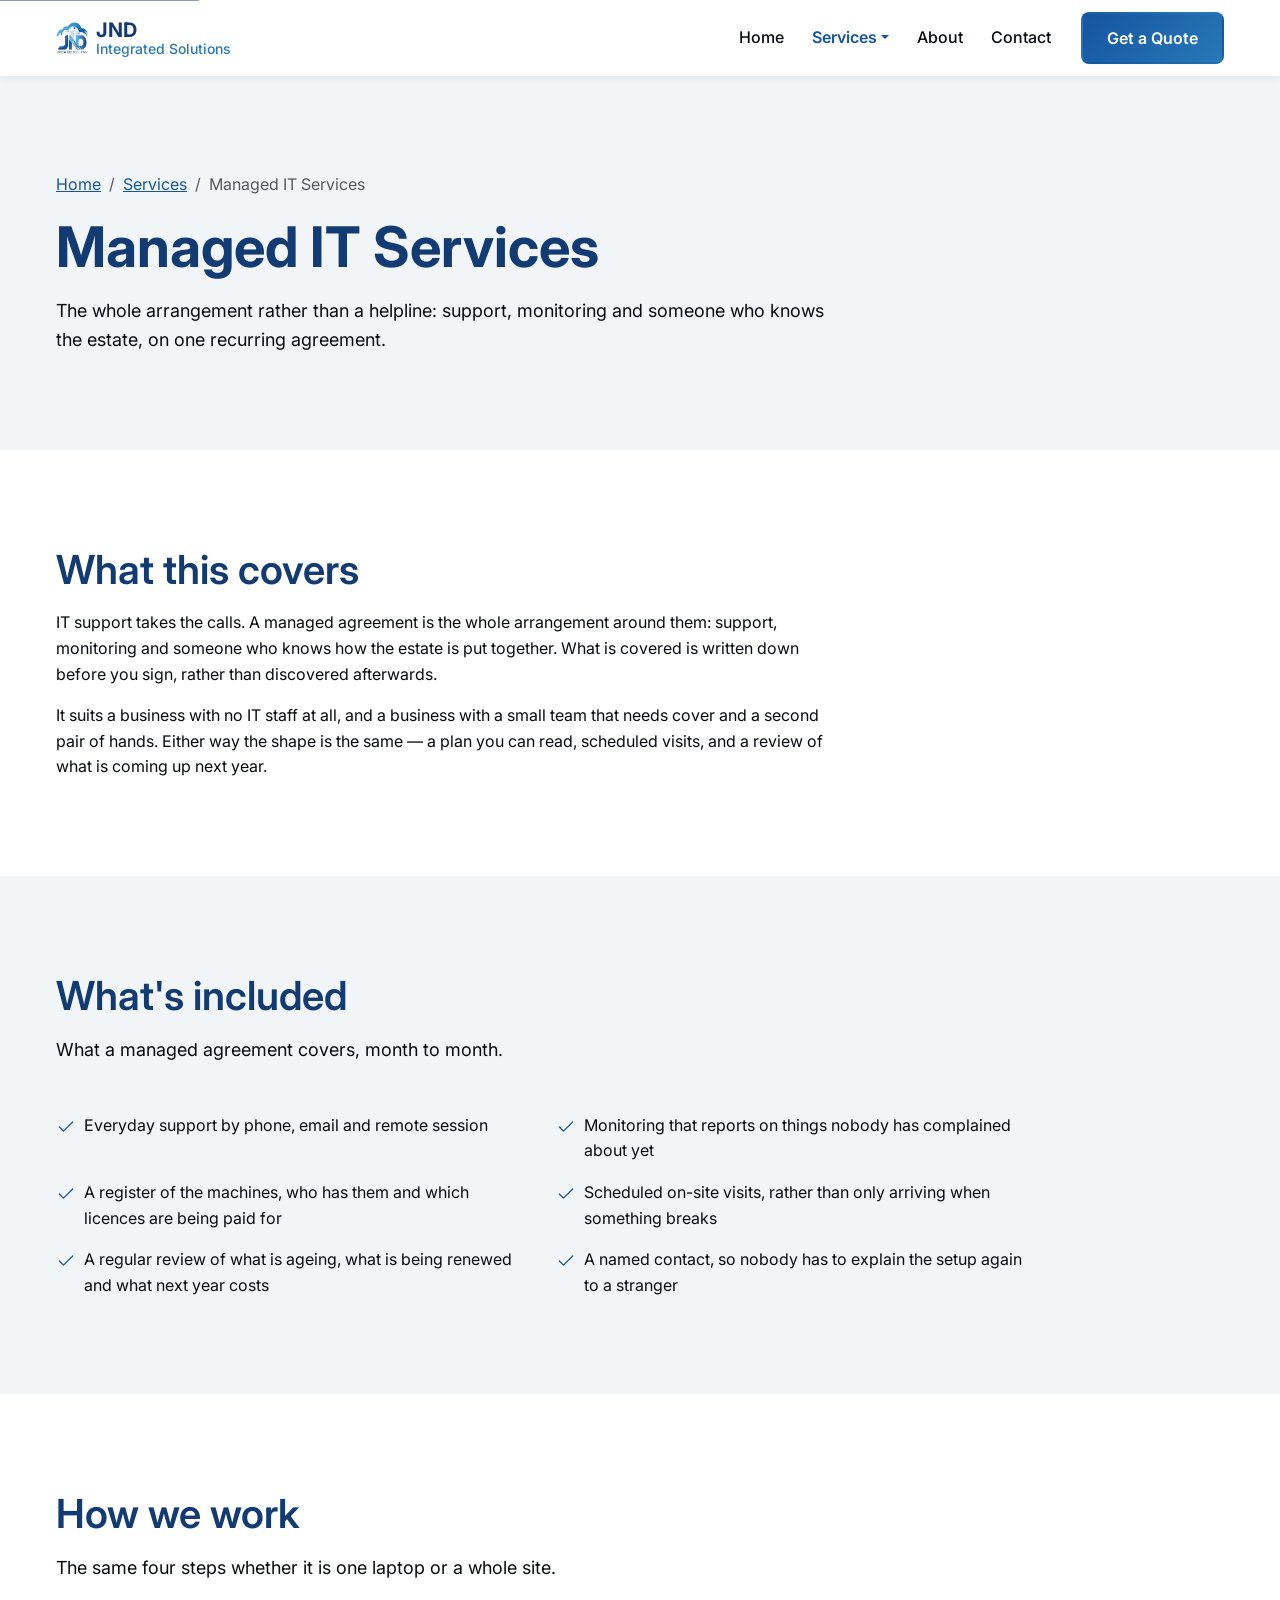
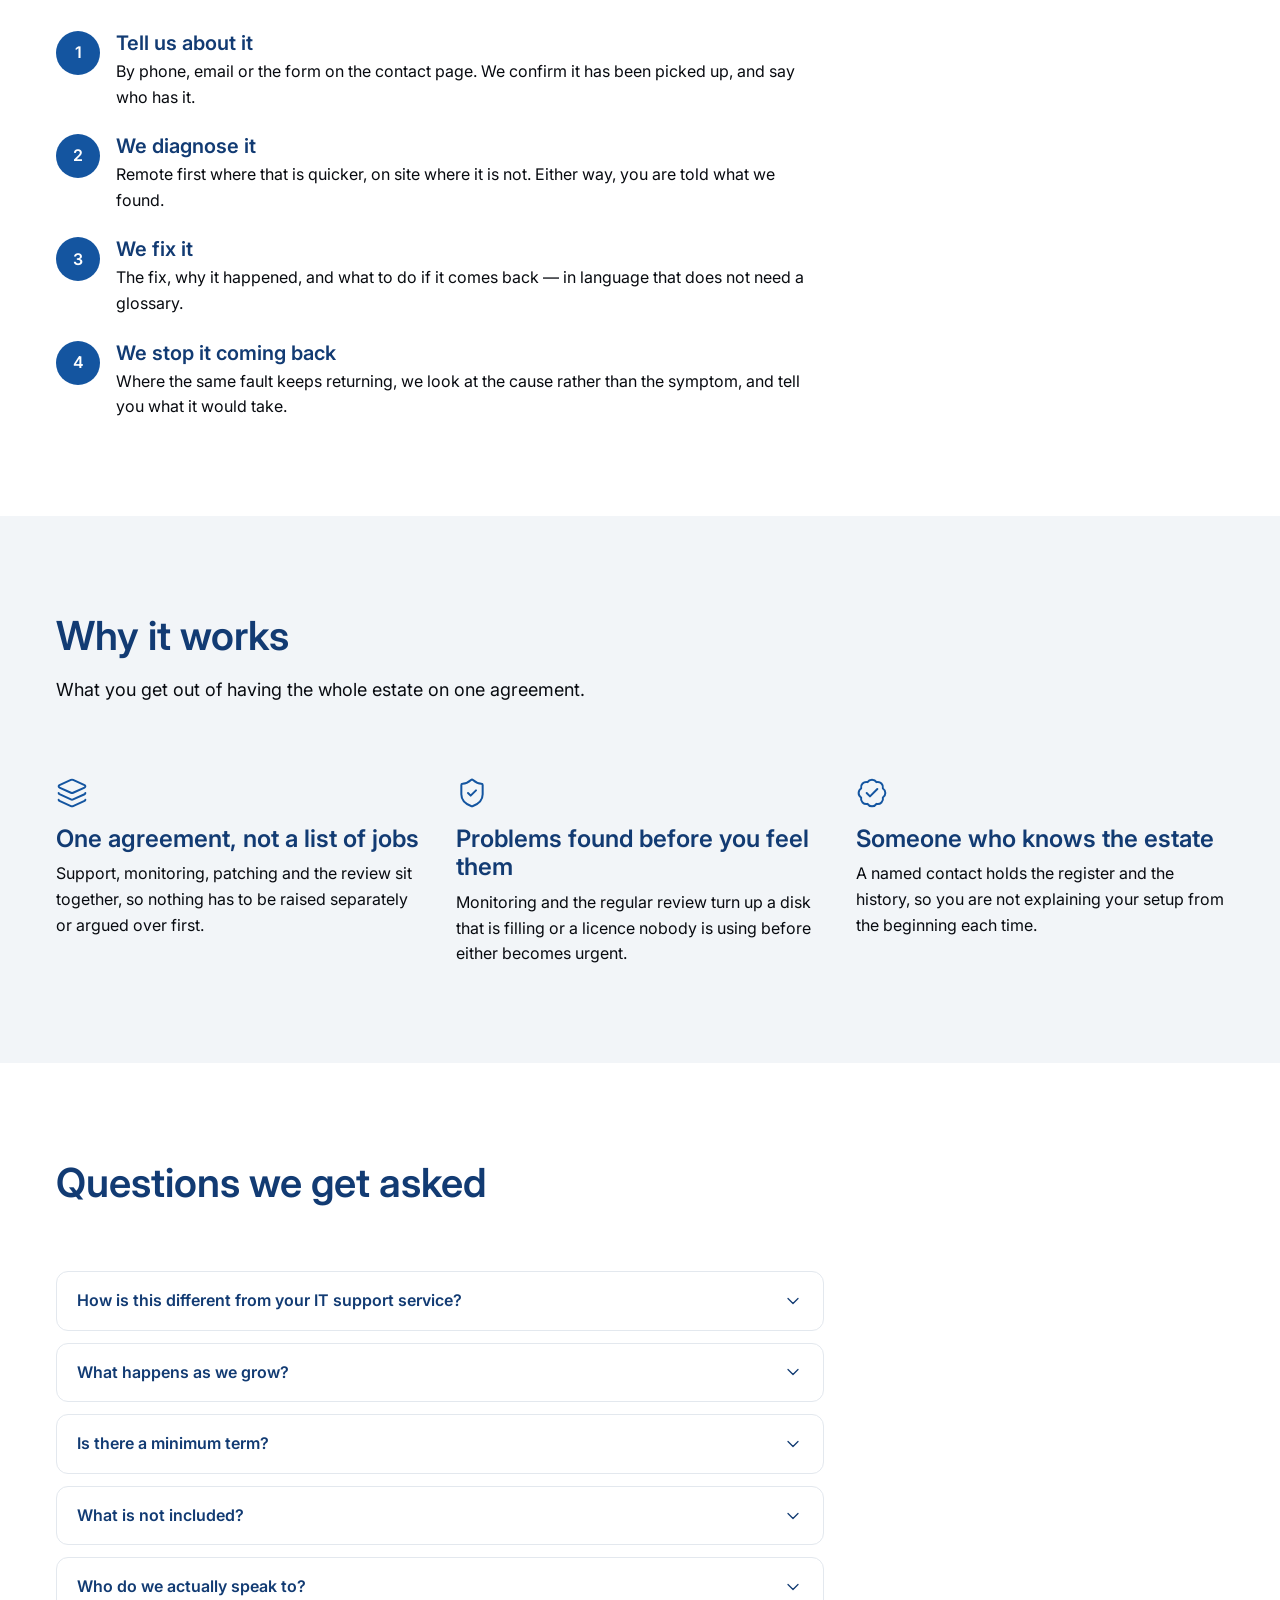
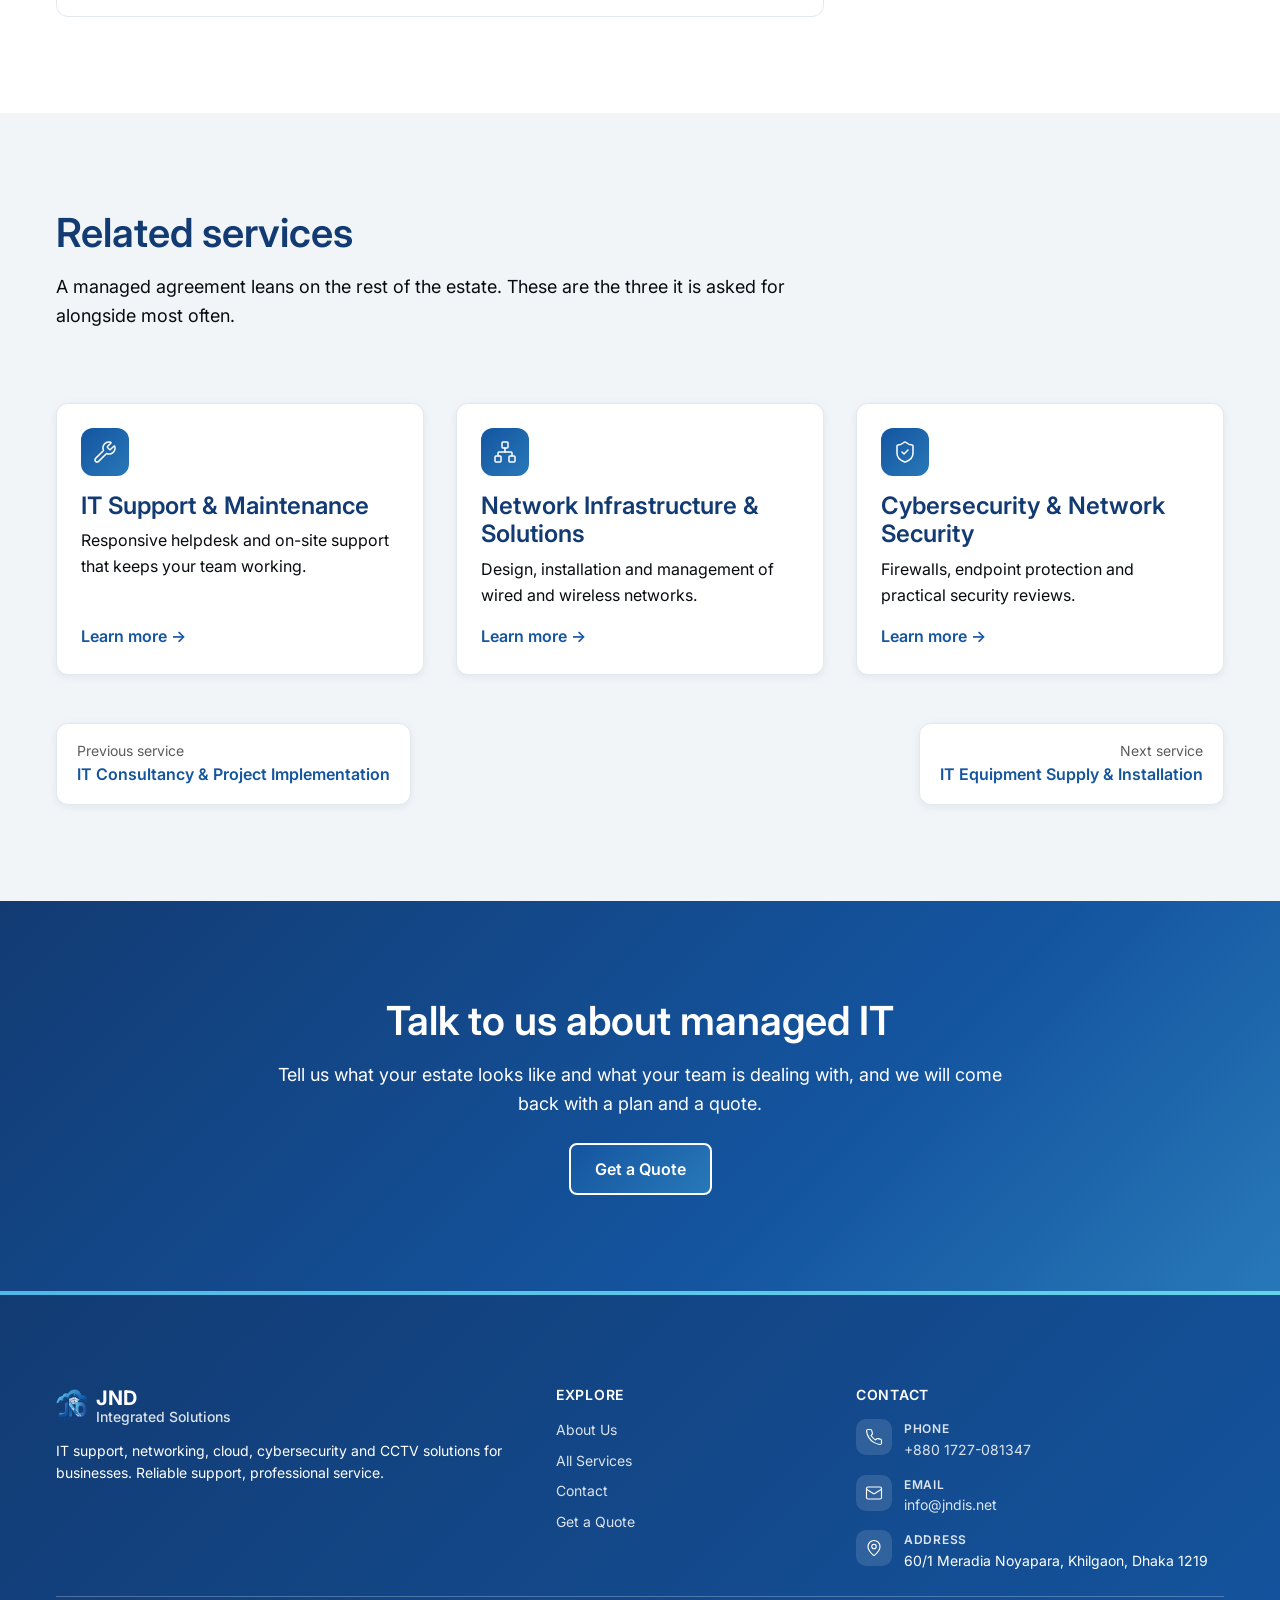
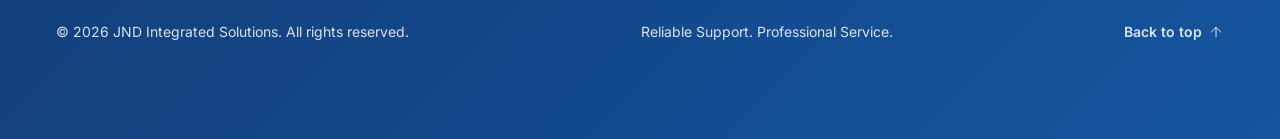
<file: services/managed-it-services.html>
<!DOCTYPE html>
<html lang="en">
<head>
  <meta charset="UTF-8">
  <meta name="viewport" content="width=device-width, initial-scale=1">

  <!--
    BASE TEMPLATE (TASK-005)

    Service detail page. Like services/index.html it lives one level down, so
    every asset and cross-page link is written ../ and its sibling services are
    referenced with no directory at all. tools/check-shared.js resolves links
    before comparing, so the shared blocks are still checked against the root
    pages.

    The head is complete: title, description, canonical and share image are
    all in place, and tools/check-seo.js holds this page to that shape.
  -->
  <title>Managed IT Services — JND Integrated Solutions</title>
  <meta name="description" content="Managed IT services for businesses: everyday support, monitoring, patching and a named contact who knows the estate, on one recurring agreement.">

  <!-- Canonical URL (TASK-038, TASK-042): the one address a search engine
       should index for this page, absolute against the live domain. -->
  <link rel="canonical" href="https://jndis.net/services/managed-it-services.html">

  <!-- Colours the browser UI on mobile (address bar / tab strip) -->
  <meta name="theme-color" content="#123B73">

  <!-- Declaring an icon stops browsers probing /favicon.ico and logging a 404 -->
  <link rel="icon" type="image/svg+xml" href="../assets/img/favicon.svg">

  <!-- Open Graph — controls link previews on Facebook, LinkedIn, WhatsApp, Slack -->
  <meta property="og:type" content="website">
  <meta property="og:site_name" content="JND Integrated Solutions">
  <meta property="og:locale" content="en">
  <meta property="og:url" content="https://jndis.net/services/managed-it-services.html">
  <meta property="og:title" content="Managed IT Services — JND Integrated Solutions">
  <meta property="og:description" content="Support, monitoring and a named contact who knows your estate, on one recurring agreement.">

  <!-- Share card (TASK-042): 1200x630, the size link previews are built
       for. Source and regeneration: assets/img/og-image.svg. -->
  <meta property="og:image" content="https://jndis.net/assets/img/og-image.png">
  <meta property="og:image:width" content="1200">
  <meta property="og:image:height" content="630">
  <meta property="og:image:alt" content="JND Integrated Solutions — Reliable Support. Professional Service.">

  <!-- Twitter / X. summary_large_image because the share card below is 1200x630. -->
  <meta name="twitter:card" content="summary_large_image">
  <meta name="twitter:title" content="Managed IT Services — JND Integrated Solutions">
  <meta name="twitter:description" content="Support, monitoring and a named contact who knows your estate, on one recurring agreement.">
  <meta name="twitter:image" content="https://jndis.net/assets/img/og-image.png">
  <meta name="twitter:image:alt" content="JND Integrated Solutions — Reliable Support. Professional Service.">

  <!-- Inter — brand typeface (DESIGN.md: 400/500/600/700) -->
  <link rel="preconnect" href="https://fonts.googleapis.com">
  <link rel="preconnect" href="https://fonts.gstatic.com" crossorigin>
  <link rel="stylesheet" href="https://fonts.googleapis.com/css2?family=Inter:wght@400;500;600;700&display=swap">

  <!-- Bootstrap 5.3.8 — base styles (must load before assets/css/jnd.css) -->
  <link rel="stylesheet" href="https://cdn.jsdelivr.net/npm/bootstrap@5.3.8/dist/css/bootstrap.min.css">

  <!-- JND brand layer — tokens, type scale, gradients, button/card overrides -->
  <link rel="stylesheet" href="../assets/css/jnd.css">

  <!-- Scroll reveal hook. This has to run before the first paint: it puts
       .js-reveal on the root element, which is what lets jnd.css section 11
       hide [data-reveal] elements. Doing this from reveal.js instead would let
       the page paint normally and then hide itself, which flashes.

       With JavaScript unavailable the class is never set and nothing is ever
       hidden. The timer is the failsafe: if reveal.js never runs — a 404, a
       syntax error, a blocked request — the class is dropped after 3s and
       every band is simply visible. Losing the animation is acceptable.
       Losing the content is not. -->
  <script>
    (function () {
      var root = document.documentElement;
      root.classList.add('js-reveal');
      window.__jndRevealFailsafe = window.setTimeout(function () {
        root.classList.remove('js-reveal');
      }, 3000);
    }());
  </script>

  <!-- Bootstrap 5.3.8 bundle (Popper + Bootstrap) for dropdowns, collapse, etc. -->
  <script defer src="https://cdn.jsdelivr.net/npm/bootstrap@5.3.8/dist/js/bootstrap.bundle.min.js"></script>

  <!-- Mobile menu behaviour. Deferred scripts run in document order, so the
       bundle above is guaranteed to have executed first. -->
  <script defer src="../assets/js/nav.js"></script>

  <!-- Copyright year in the footer -->
  <script defer src="../assets/js/footer.js"></script>

  <!-- Scroll reveal: fades [data-reveal] elements up as they enter the viewport -->
  <script defer src="../assets/js/reveal.js"></script>

  <!-- Opens the FAQ answer named in the URL hash. Everything else on this page
       works without it. -->
  <script defer src="../assets/js/service-page.js"></script>
</head>
<body>

  <!-- First focusable element on the page: lets keyboard users bypass the nav -->
  <a class="skip-link" href="#main">Skip to main content</a>

  <!-- ==========================================================================
       BEGIN shared header
       Keep this block identical on every page. The ONLY per-page difference is
       the active nav link (class="active" plus aria-current="page").
       Edit here, then copy to every other page.
       Check for drift:  node tools/check-shared.js
       ========================================================================== -->
  <header class="site-header sticky-top">
    <nav class="navbar navbar-expand-lg" aria-label="Main">
      <div class="container">

        <!-- Wordmark. The mark is decorative (alt=""), the text carries the name. -->
        <a class="navbar-brand d-flex align-items-center gap-2" href="../index.html">
          <img src="../assets/img/logo.png" alt="" width="32" height="32" class="d-block" decoding="async">
          <span class="d-flex flex-column">
            <span class="site-brand-name">JND</span>
            <span class="site-brand-tagline">Integrated Solutions</span>
          </span>
        </a>

        <button class="navbar-toggler" type="button"
                data-bs-toggle="collapse" data-bs-target="#primaryNav"
                aria-controls="primaryNav" aria-expanded="false"
                aria-label="Toggle navigation">
          <span class="navbar-toggler-icon"></span>
        </button>

        <div class="collapse navbar-collapse" id="primaryNav">
          <ul class="navbar-nav ms-auto align-items-lg-center">

            <li class="nav-item">
              <a class="nav-link" href="../index.html">Home</a>
            </li>

            <li class="nav-item dropdown">
              <!--
                An anchor (not a button) so that if the CDN JS ever fails to load,
                clicking still navigates to the services hub instead of doing nothing.
                With JS active the click toggles the menu, so "All services" below
                provides the keyboard route to that hub page.
              -->
              <a class="nav-link dropdown-toggle active" href="index.html" role="button"
                 aria-current="page" data-bs-toggle="dropdown" aria-expanded="false">Services</a>

              <ul class="dropdown-menu">
                <li><a class="dropdown-item" href="it-support-maintenance.html">IT Support &amp; Maintenance</a></li>
                <li><a class="dropdown-item" href="network-infrastructure.html">Network Infrastructure &amp; Solutions</a></li>
                <li><a class="dropdown-item" href="server-management-hosting.html">Server Management &amp; Hosting</a></li>
                <li><a class="dropdown-item" href="cloud-virtualization.html">Cloud &amp; Virtualization Solutions</a></li>
                <li><a class="dropdown-item" href="cybersecurity.html">Cybersecurity &amp; Network Security</a></li>
                <li><a class="dropdown-item" href="cctv-surveillance.html">CCTV &amp; Surveillance Solutions</a></li>
                <li><a class="dropdown-item" href="web-development.html">Web Development &amp; Digital Solutions</a></li>
                <li><a class="dropdown-item" href="it-consultancy.html">IT Consultancy &amp; Project Implementation</a></li>
                <li><a class="dropdown-item" href="managed-it-services.html">Managed IT Services</a></li>
                <li><a class="dropdown-item" href="equipment-supply-installation.html">IT Equipment Supply &amp; Installation</a></li>
                <li><hr class="dropdown-divider"></li>
                <li><a class="dropdown-item fw-semibold" href="index.html">All services &rarr;</a></li>
              </ul>
            </li>

            <li class="nav-item"><a class="nav-link" href="../about.html">About</a></li>
            <li class="nav-item"><a class="nav-link" href="../contact.html">Contact</a></li>

            <li class="nav-item nav-cta">
              <a class="btn btn-primary" href="../contact.html">Get a Quote</a>
            </li>

          </ul>
        </div>

      </div>
    </nav>
  </header>
  <!-- END shared header ====================================================== -->

  <!-- tabindex="-1" lets the skip link move focus here, not just scroll to it -->
  <main id="main" tabindex="-1">

    <!-- =================================================================
         PAGE HEADER (TASK-016)
         The same Surface band as the services hub, with one more breadcrumb
         level. Detail pages do not reuse the home hero: the gradient marks
         the front door, and the breadcrumb is what tells you where you are.
         ================================================================= -->
    <section class="section bg-surface">
      <div class="container">

        <nav aria-label="Breadcrumb">
          <ol class="breadcrumb mb-3">
            <li class="breadcrumb-item"><a href="../index.html">Home</a></li>
            <li class="breadcrumb-item"><a href="index.html">Services</a></li>
            <li class="breadcrumb-item active" aria-current="page">Managed IT Services</li>
          </ol>
        </nav>

        <div class="row">
          <div class="col-12 col-lg-8" data-reveal>
            <h1 class="mb-3">Managed IT Services</h1>
            <p class="lead mb-0">
              The whole arrangement rather than a helpline: support, monitoring
              and someone who knows the estate, on one recurring agreement.
            </p>
          </div>
        </div>

      </div>
    </section>

    <!-- =================================================================
         OVERVIEW
         Prose, capped at col-lg-8 so the measure stays readable.
         Copy is DRAFT.
         ================================================================= -->
    <section class="section" aria-labelledby="overview-heading">
      <div class="container">

        <div class="row">
          <div class="col-12 col-lg-8" data-reveal>
            <h2 id="overview-heading" class="mb-3">What this covers</h2>
            <p>
              IT support takes the calls. A managed agreement is the whole
              arrangement around them: support, monitoring and someone who
              knows how the estate is put together. What is covered is written
              down before you sign, rather than discovered afterwards.
            </p>
            <p class="mb-0">
              It suits a business with no IT staff at all, and a business with a
              small team that needs cover and a second pair of hands. Either
              way the shape is the same — a plan you can read, scheduled visits,
              and a review of what is coming up next year.
            </p>
          </div>
        </div>

      </div>
    </section>

    <!-- =================================================================
         WHAT'S INCLUDED
         A check list in two columns. No new CSS: .list-unstyled, the grid,
         .icon and .text-primary already carry it.
         ================================================================= -->
    <section class="section bg-surface" aria-labelledby="included-heading">
      <div class="container">

        <div class="row">
          <div class="col-12 col-lg-8" data-reveal>
            <h2 id="included-heading" class="mb-3">What's included</h2>
            <p class="lead mb-0">
              What a managed agreement covers, month to month.
            </p>
          </div>
        </div>

        <div class="row mt-5">
          <div class="col-12 col-lg-10">
            <ul class="row g-3 list-unstyled mb-0">

              <li class="col-12 col-md-6 d-flex gap-2">
                <svg class="icon text-primary flex-shrink-0 mt-1" width="20" height="20" viewBox="0 0 24 24" aria-hidden="true"><path d="M20 6 9 17l-5-5"/></svg>
                <span>Everyday support by phone, email and remote session</span>
              </li>

              <li class="col-12 col-md-6 d-flex gap-2">
                <svg class="icon text-primary flex-shrink-0 mt-1" width="20" height="20" viewBox="0 0 24 24" aria-hidden="true"><path d="M20 6 9 17l-5-5"/></svg>
                <span>Monitoring that reports on things nobody has complained about yet</span>
              </li>

              <li class="col-12 col-md-6 d-flex gap-2">
                <svg class="icon text-primary flex-shrink-0 mt-1" width="20" height="20" viewBox="0 0 24 24" aria-hidden="true"><path d="M20 6 9 17l-5-5"/></svg>
                <span>A register of the machines, who has them and which licences are being paid for</span>
              </li>

              <li class="col-12 col-md-6 d-flex gap-2">
                <svg class="icon text-primary flex-shrink-0 mt-1" width="20" height="20" viewBox="0 0 24 24" aria-hidden="true"><path d="M20 6 9 17l-5-5"/></svg>
                <span>Scheduled on-site visits, rather than only arriving when something breaks</span>
              </li>

              <li class="col-12 col-md-6 d-flex gap-2">
                <svg class="icon text-primary flex-shrink-0 mt-1" width="20" height="20" viewBox="0 0 24 24" aria-hidden="true"><path d="M20 6 9 17l-5-5"/></svg>
                <span>A regular review of what is ageing, what is being renewed and what next year costs</span>
              </li>

              <li class="col-12 col-md-6 d-flex gap-2">
                <svg class="icon text-primary flex-shrink-0 mt-1" width="20" height="20" viewBox="0 0 24 24" aria-hidden="true"><path d="M20 6 9 17l-5-5"/></svg>
                <span>A named contact, so nobody has to explain the setup again to a stranger</span>
              </li>

            </ul>
          </div>
        </div>

      </div>
    </section>

    <!-- ==========================================================================
         BEGIN shared process
         Identical on every service detail page. Edit here, then copy to the
         other nine. Check for drift:  node tools/check-shared.js
         ========================================================================== -->
    <section class="section" aria-labelledby="process-heading">
      <div class="container">

        <div class="row">
          <div class="col-12 col-lg-8" data-reveal>
            <h2 id="process-heading" class="mb-3">How we work</h2>
            <p class="lead mb-0">
              The same four steps whether it is one laptop or a whole site.
            </p>
          </div>
        </div>

        <div class="row mt-5">
          <div class="col-12 col-lg-8">
            <ol class="process-list list-unstyled mb-0">

              <li class="process-step d-flex gap-3">
                <span class="process-number" aria-hidden="true">1</span>
                <div>
                  <h3 class="h5 mb-1">Tell us about it</h3>
                  <p class="mb-0">By phone, email or the form on the contact page. We confirm it has been picked up, and say who has it.</p>
                </div>
              </li>

              <li class="process-step d-flex gap-3">
                <span class="process-number" aria-hidden="true">2</span>
                <div>
                  <h3 class="h5 mb-1">We diagnose it</h3>
                  <p class="mb-0">Remote first where that is quicker, on site where it is not. Either way, you are told what we found.</p>
                </div>
              </li>

              <li class="process-step d-flex gap-3">
                <span class="process-number" aria-hidden="true">3</span>
                <div>
                  <h3 class="h5 mb-1">We fix it</h3>
                  <p class="mb-0">The fix, why it happened, and what to do if it comes back — in language that does not need a glossary.</p>
                </div>
              </li>

              <li class="process-step d-flex gap-3">
                <span class="process-number" aria-hidden="true">4</span>
                <div>
                  <h3 class="h5 mb-1">We stop it coming back</h3>
                  <p class="mb-0">Where the same fault keeps returning, we look at the cause rather than the symptom, and tell you what it would take.</p>
                </div>
              </li>

            </ol>
          </div>
        </div>

      </div>
    </section>
    <!-- END shared process ====================================================== -->

    <!-- =================================================================
         BENEFITS
         The feature-list component (jnd.css section 10), three across.
         No card chrome, so it does not read as a second services grid.
         ================================================================= -->
    <section class="section bg-surface" aria-labelledby="benefits-heading">
      <div class="container">

        <div class="row">
          <div class="col-12 col-lg-8" data-reveal>
            <h2 id="benefits-heading" class="mb-3">Why it works</h2>
            <p class="lead mb-0">
              What you get out of having the whole estate on one agreement.
            </p>
          </div>
        </div>

        <div class="row g-4 mt-5">

          <div class="col-12 col-md-6 col-lg-4" data-reveal>
            <svg class="icon text-primary d-block mb-3" width="32" height="32" viewBox="0 0 24 24" aria-hidden="true"><path d="M12.83 2.18a2 2 0 0 0-1.66 0L2.6 6.08a1 1 0 0 0 0 1.83l8.58 3.91a2 2 0 0 0 1.66 0l8.58-3.9a1 1 0 0 0 0-1.83z"/><path d="M2 12a1 1 0 0 0 .58.91l8.6 3.91a2 2 0 0 0 1.65 0l8.58-3.9A1 1 0 0 0 22 12"/><path d="M2 17a1 1 0 0 0 .58.91l8.6 3.91a2 2 0 0 0 1.65 0l8.58-3.9A1 1 0 0 0 22 17"/></svg>
            <h3 class="mb-2">One agreement, not a list of jobs</h3>
            <p class="mb-0">Support, monitoring, patching and the review sit together, so nothing has to be raised separately or argued over first.</p>
          </div>

          <div class="col-12 col-md-6 col-lg-4" data-reveal>
            <svg class="icon text-primary d-block mb-3" width="32" height="32" viewBox="0 0 24 24" aria-hidden="true"><path d="M20 13c0 5-3.5 7.5-7.66 8.95a1 1 0 0 1-.67-.01C7.5 20.5 4 18 4 13V6a1 1 0 0 1 1-1c2 0 4.5-1.2 6.24-2.72a1.17 1.17 0 0 1 1.52 0C14.51 3.81 17 5 19 5a1 1 0 0 1 1 1z"/><path d="m9 12 2 2 4-4"/></svg>
            <h3 class="mb-2">Problems found before you feel them</h3>
            <p class="mb-0">Monitoring and the regular review turn up a disk that is filling or a licence nobody is using before either becomes urgent.</p>
          </div>

          <div class="col-12 col-md-6 col-lg-4" data-reveal>
            <svg class="icon text-primary d-block mb-3" width="32" height="32" viewBox="0 0 24 24" aria-hidden="true"><path d="M3.85 8.62a4 4 0 0 1 4.78-4.77 4 4 0 0 1 6.74 0 4 4 0 0 1 4.78 4.78 4 4 0 0 1 0 6.74 4 4 0 0 1-4.77 4.78 4 4 0 0 1-6.75 0 4 4 0 0 1-4.78-4.77 4 4 0 0 1 0-6.76Z"/><path d="m16 9-5.5 5.5L8 12"/></svg>
            <h3 class="mb-2">Someone who knows the estate</h3>
            <p class="mb-0">A named contact holds the register and the history, so you are not explaining your setup from the beginning each time.</p>
          </div>

        </div>

      </div>
    </section>

    <!-- =================================================================
         FAQ
         Native <details>/<summary>, not Bootstrap's .accordion — see
         jnd.css section 12 for why. Each answer has an id so a link can
         point at it; service-page.js opens it.
         ================================================================= -->
    <section class="section" aria-labelledby="faq-heading">
      <div class="container">

        <div class="row">
          <div class="col-12 col-lg-8" data-reveal>
            <h2 id="faq-heading" class="mb-3">Questions we get asked</h2>
          </div>
        </div>

        <div class="row mt-5">
          <div class="col-12 col-lg-8">
            <div class="faq" data-faq>

              <details class="faq-item" id="faq-difference">
                <summary class="faq-question">
                  <span>How is this different from your IT support service?</span>
                  <svg class="icon faq-chevron" width="20" height="20" viewBox="0 0 24 24" aria-hidden="true"><path d="m6 9 6 6 6-6"/></svg>
                </summary>
                <p class="faq-answer">
                  IT support is the helpdesk: you report a problem and we work on
                  it. Managed IT is that work plus the parts you would not think
                  to ask for — monitoring, patching, a register of the estate and
                  a review of what is coming up, on one recurring agreement.
                </p>
              </details>

              <details class="faq-item" id="faq-growth">
                <summary class="faq-question">
                  <span>What happens as we grow?</span>
                  <svg class="icon faq-chevron" width="20" height="20" viewBox="0 0 24 24" aria-hidden="true"><path d="m6 9 6 6 6-6"/></svg>
                </summary>
                <p class="faq-answer">
                  The agreement is reviewed as you grow. New starters, new sites
                  and new equipment go onto the register, and the review is where
                  we set out what that change does to the plan.
                </p>
              </details>

              <details class="faq-item" id="faq-minimum-term">
                <summary class="faq-question">
                  <span>Is there a minimum term?</span>
                  <svg class="icon faq-chevron" width="20" height="20" viewBox="0 0 24 24" aria-hidden="true"><path d="m6 9 6 6 6-6"/></svg>
                </summary>
                <p class="faq-answer">
                  No. Ad-hoc support and a recurring agreement are both
                  available, and plenty of clients start ad-hoc and move onto a
                  plan once it is clear what the estate actually needs. What
                  either arrangement includes is agreed before anything starts.
                </p>
              </details>

              <details class="faq-item" id="faq-not-included">
                <summary class="faq-question">
                  <span>What is not included?</span>
                  <svg class="icon faq-chevron" width="20" height="20" viewBox="0 0 24 24" aria-hidden="true"><path d="m6 9 6 6 6-6"/></svg>
                </summary>
                <p class="faq-answer">
                  Things bought on your behalf, such as software licences and new
                  hardware, and one-off projects. Those are quoted separately, so
                  they appear on their own line rather than being hidden inside
                  the agreement.
                </p>
              </details>

              <details class="faq-item" id="faq-contact">
                <summary class="faq-question">
                  <span>Who do we actually speak to?</span>
                  <svg class="icon faq-chevron" width="20" height="20" viewBox="0 0 24 24" aria-hidden="true"><path d="m6 9 6 6 6-6"/></svg>
                </summary>
                <p class="faq-answer">
                  A named contact, who knows the estate and its history. They are
                  the person you raise things with, and the person who brings in
                  the right engineer when a job needs one.
                </p>
              </details>

            </div>
          </div>
        </div>

      </div>
    </section>

    <!-- =================================================================
         RELATED SERVICES + PAGER (TASK-031)
         Both blocks are cross-links out of this page, so they share a band.
         The three related services are a subset of the canonical list, in
         canonical order; the pager is the next and previous entries, which
         wrap around at the ends. tools/check-services.js validates both.
         ================================================================= -->
    <section class="section bg-surface" aria-labelledby="related-heading">
      <div class="container">

        <div class="row">
          <div class="col-12 col-lg-8" data-reveal>
            <h2 id="related-heading" class="mb-3">Related services</h2>
            <p class="lead mb-0">
              A managed agreement leans on the rest of the estate. These are the
              three it is asked for alongside most often.
            </p>
          </div>
        </div>

        <!-- BEGIN related services -->
        <div class="row g-4 mt-5">

          <div class="col-12 col-md-6 col-lg-4">
            <div class="card h-100">
              <div class="card-body d-flex flex-column">
                <div class="card-icon mb-3" aria-hidden="true">
                  <svg class="icon" width="24" height="24" viewBox="0 0 24 24"><path d="M14.7 6.3a1 1 0 0 0 0 1.4l1.6 1.6a1 1 0 0 0 1.4 0l3.106-3.105c.32-.322.863-.22.983.218a6 6 0 0 1-8.259 7.057l-7.91 7.91a1 1 0 0 1-2.999-3l7.91-7.91a6 6 0 0 1 7.057-8.259c.438.12.54.662.219.984z"/></svg>
                </div>
                <h3 class="mb-2">IT Support &amp; Maintenance</h3>
                <p class="mb-3">Responsive helpdesk and on-site support that keeps your team working.</p>
                <a class="card-link mt-auto" href="it-support-maintenance.html"
                   aria-label="Learn more about IT Support &amp; Maintenance">Learn more &rarr;</a>
              </div>
            </div>
          </div>

          <div class="col-12 col-md-6 col-lg-4">
            <div class="card h-100">
              <div class="card-body d-flex flex-column">
                <div class="card-icon mb-3" aria-hidden="true">
                  <svg class="icon" width="24" height="24" viewBox="0 0 24 24"><rect x="16" y="16" width="6" height="6" rx="1"/><rect x="2" y="16" width="6" height="6" rx="1"/><rect x="9" y="2" width="6" height="6" rx="1"/><path d="M5 16v-3a1 1 0 0 1 1-1h12a1 1 0 0 1 1 1v3"/><path d="M12 12V8"/></svg>
                </div>
                <h3 class="mb-2">Network Infrastructure &amp; Solutions</h3>
                <p class="mb-3">Design, installation and management of wired and wireless networks.</p>
                <a class="card-link mt-auto" href="network-infrastructure.html"
                   aria-label="Learn more about Network Infrastructure &amp; Solutions">Learn more &rarr;</a>
              </div>
            </div>
          </div>

          <div class="col-12 col-md-6 col-lg-4">
            <div class="card h-100">
              <div class="card-body d-flex flex-column">
                <div class="card-icon mb-3" aria-hidden="true">
                  <svg class="icon" width="24" height="24" viewBox="0 0 24 24"><path d="M20 13c0 5-3.5 7.5-7.66 8.95a1 1 0 0 1-.67-.01C7.5 20.5 4 18 4 13V6a1 1 0 0 1 1-1c2 0 4.5-1.2 6.24-2.72a1.17 1.17 0 0 1 1.52 0C14.51 3.81 17 5 19 5a1 1 0 0 1 1 1z"/><path d="m9 12 2 2 4-4"/></svg>
                </div>
                <h3 class="mb-2">Cybersecurity &amp; Network Security</h3>
                <p class="mb-3">Firewalls, endpoint protection and practical security reviews.</p>
                <a class="card-link mt-auto" href="cybersecurity.html"
                   aria-label="Learn more about Cybersecurity &amp; Network Security">Learn more &rarr;</a>
              </div>
            </div>
          </div>

        </div>
        <!-- END related services -->

        <!-- BEGIN service pager -->
        <nav class="service-pager d-flex flex-column flex-sm-row gap-3 mt-5" aria-label="Service pagination">

          <a class="service-pager-link" href="it-consultancy.html" rel="prev">
            <span class="service-pager-label">Previous service</span>
            <span class="service-pager-name">IT Consultancy &amp; Project Implementation</span>
          </a>

          <a class="service-pager-link ms-sm-auto text-sm-end" href="equipment-supply-installation.html" rel="next">
            <span class="service-pager-label">Next service</span>
            <span class="service-pager-name">IT Equipment Supply &amp; Installation</span>
          </a>

        </nav>
        <!-- END service pager -->

      </div>
    </section>

    <!-- =================================================================
         CALL TO ACTION
         The page-foot CTA band, same as the home page's and the hub's.
         Copy is DRAFT.
         ================================================================= -->
    <section class="section bg-grad-modern text-white" aria-labelledby="cta-heading">
      <div class="container">

        <div class="row justify-content-center text-center">
          <div class="col-12 col-md-10 col-lg-8" data-reveal>

            <h2 id="cta-heading" class="mb-3">Talk to us about managed IT</h2>

            <p class="lead mb-4">
              Tell us what your estate looks like and what your team is dealing
              with, and we will come back with a plan and a quote.
            </p>

            <a class="btn btn-primary" href="../contact.html">Get a Quote</a>

          </div>
        </div>

      </div>
    </section>

  </main>

  <!-- ==========================================================================
       BEGIN shared footer
       Identical on every page — there is no per-page variation at all.
       Check for drift:  node tools/check-shared.js
       ========================================================================== -->
  <footer class="section site-footer bg-grad-primary text-white">
    <div class="container">

      <div class="row g-4 g-lg-5">

        <!-- Brand -->
        <div class="col-12 col-lg-5">
          <a class="d-inline-flex align-items-center gap-2 mb-3" href="../index.html">
            <img src="../assets/img/logo.png" alt="" width="32" height="32" class="d-block" loading="lazy" decoding="async">
            <span class="d-flex flex-column">
              <span class="site-brand-name">JND</span>
              <span class="site-brand-tagline">Integrated Solutions</span>
            </span>
          </a>
          <p class="small mb-4">
            IT support, networking, cloud, cybersecurity and CCTV solutions for
            businesses. Reliable support, professional service.
          </p>
        </div>

        <!-- Explore -->
        <div class="col-12 col-md-6 col-lg-3">
          <h2 class="site-footer-title mb-3">Explore</h2>
          <ul class="list-unstyled mb-0 small">
            <li class="mb-2"><a href="../about.html">About Us</a></li>
            <li class="mb-2"><a href="../services/index.html">All Services</a></li>
            <li class="mb-2"><a href="../contact.html">Contact</a></li>
            <li class="mb-0"><a href="../contact.html">Get a Quote</a></li>
          </ul>
        </div>

        <!-- Contact — phone and email are live links; the address is plain text
             until there is a map to point at. -->
        <div class="col-12 col-md-6 col-lg-4">
          <h2 class="site-footer-title mb-3">Contact</h2>
          <ul class="list-unstyled footer-contact mb-0 small">
            <li>
              <span class="footer-contact-icon" aria-hidden="true">
                <svg class="icon" width="18" height="18" viewBox="0 0 24 24"><path d="M22 16.92v3a2 2 0 0 1-2.18 2 19.79 19.79 0 0 1-8.63-3.07 19.5 19.5 0 0 1-6-6 19.79 19.79 0 0 1-3.07-8.67A2 2 0 0 1 4.11 2h3a2 2 0 0 1 2 1.72 12.84 12.84 0 0 0 .7 2.81 2 2 0 0 1-.45 2.11L8.09 9.91a16 16 0 0 0 6 6l1.27-1.27a2 2 0 0 1 2.11-.45 12.84 12.84 0 0 0 2.81.7A2 2 0 0 1 22 16.92z"/></svg>
              </span>
              <span>
                <span class="footer-contact-label">Phone</span>
                <a href="tel:+8801727081347">+880 1727-081347</a>
              </span>
            </li>
            <li>
              <span class="footer-contact-icon" aria-hidden="true">
                <svg class="icon" width="18" height="18" viewBox="0 0 24 24"><rect width="20" height="16" x="2" y="4" rx="2"/><path d="m22 7-8.97 5.7a1.94 1.94 0 0 1-2.06 0L2 7"/></svg>
              </span>
              <span>
                <span class="footer-contact-label">Email</span>
                <a href="mailto:info@jndis.net">info@jndis.net</a>
              </span>
            </li>
            <li>
              <span class="footer-contact-icon" aria-hidden="true">
                <svg class="icon" width="18" height="18" viewBox="0 0 24 24"><path d="M20 10c0 4.993-5.539 10.193-7.399 11.799a1 1 0 0 1-1.202 0C9.539 20.193 4 14.993 4 10a8 8 0 0 1 16 0"/><circle cx="12" cy="10" r="3"/></svg>
              </span>
              <span>
                <span class="footer-contact-label">Address</span>
                <span>60/1 Meradia Noyapara, Khilgaon, Dhaka 1219</span>
              </span>
            </li>
          </ul>
        </div>

      </div>

      <!-- Bootstrap's <hr> inherits the footer's colour at 25% opacity, so this
           renders as a subtle white divider with no extra classes. -->
      <hr class="my-4">

      <div class="site-footer-meta d-flex flex-column flex-lg-row align-items-lg-center justify-content-between gap-3 small">
        <p class="mb-0">
          &copy; <span data-current-year>2026</span> JND Integrated Solutions. All rights reserved.
        </p>
        <p class="mb-0">Reliable Support. Professional Service.</p>
        <a class="footer-top" href="#main">
          Back to top
          <svg class="icon" width="16" height="16" viewBox="0 0 24 24" aria-hidden="true"><path d="m5 12 7-7 7 7"/><path d="M12 19V5"/></svg>
        </a>
      </div>

    </div>
  </footer>
  <!-- END shared footer ====================================================== -->

</body>
</html>
</file>
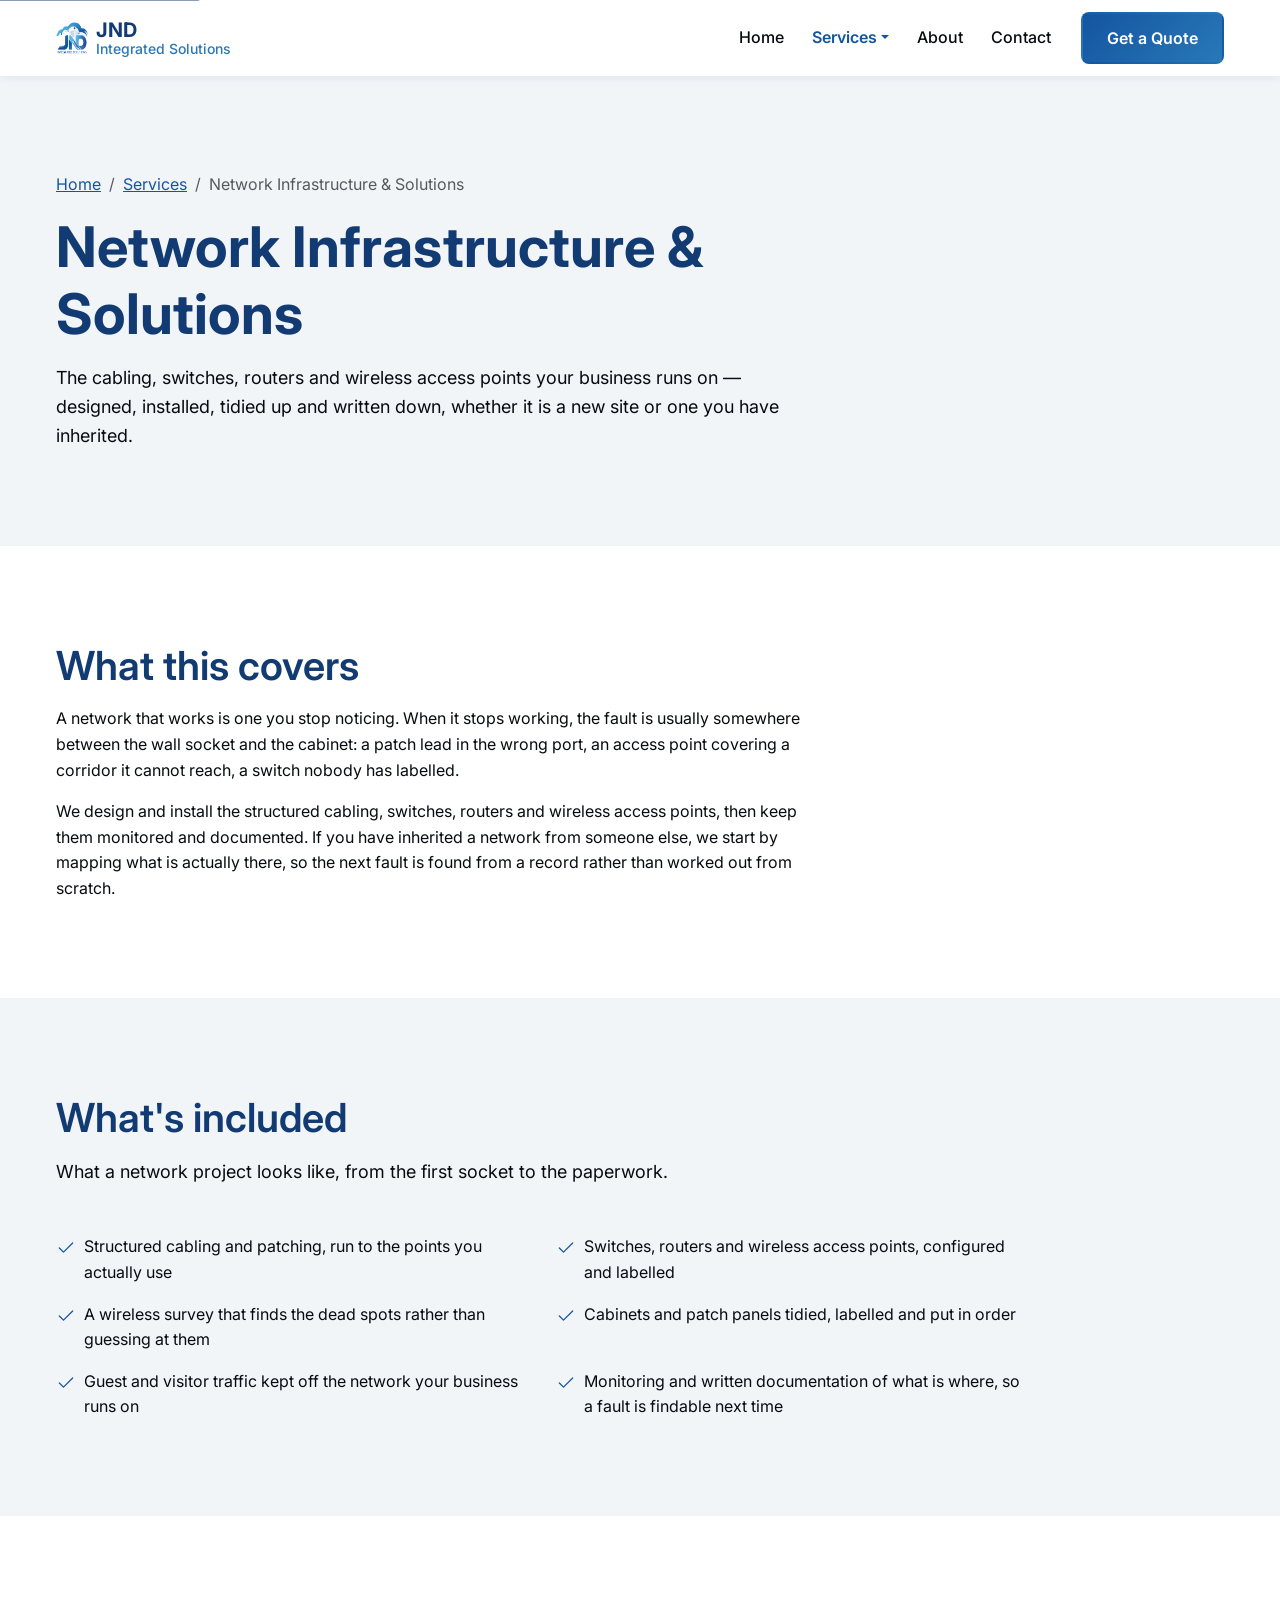
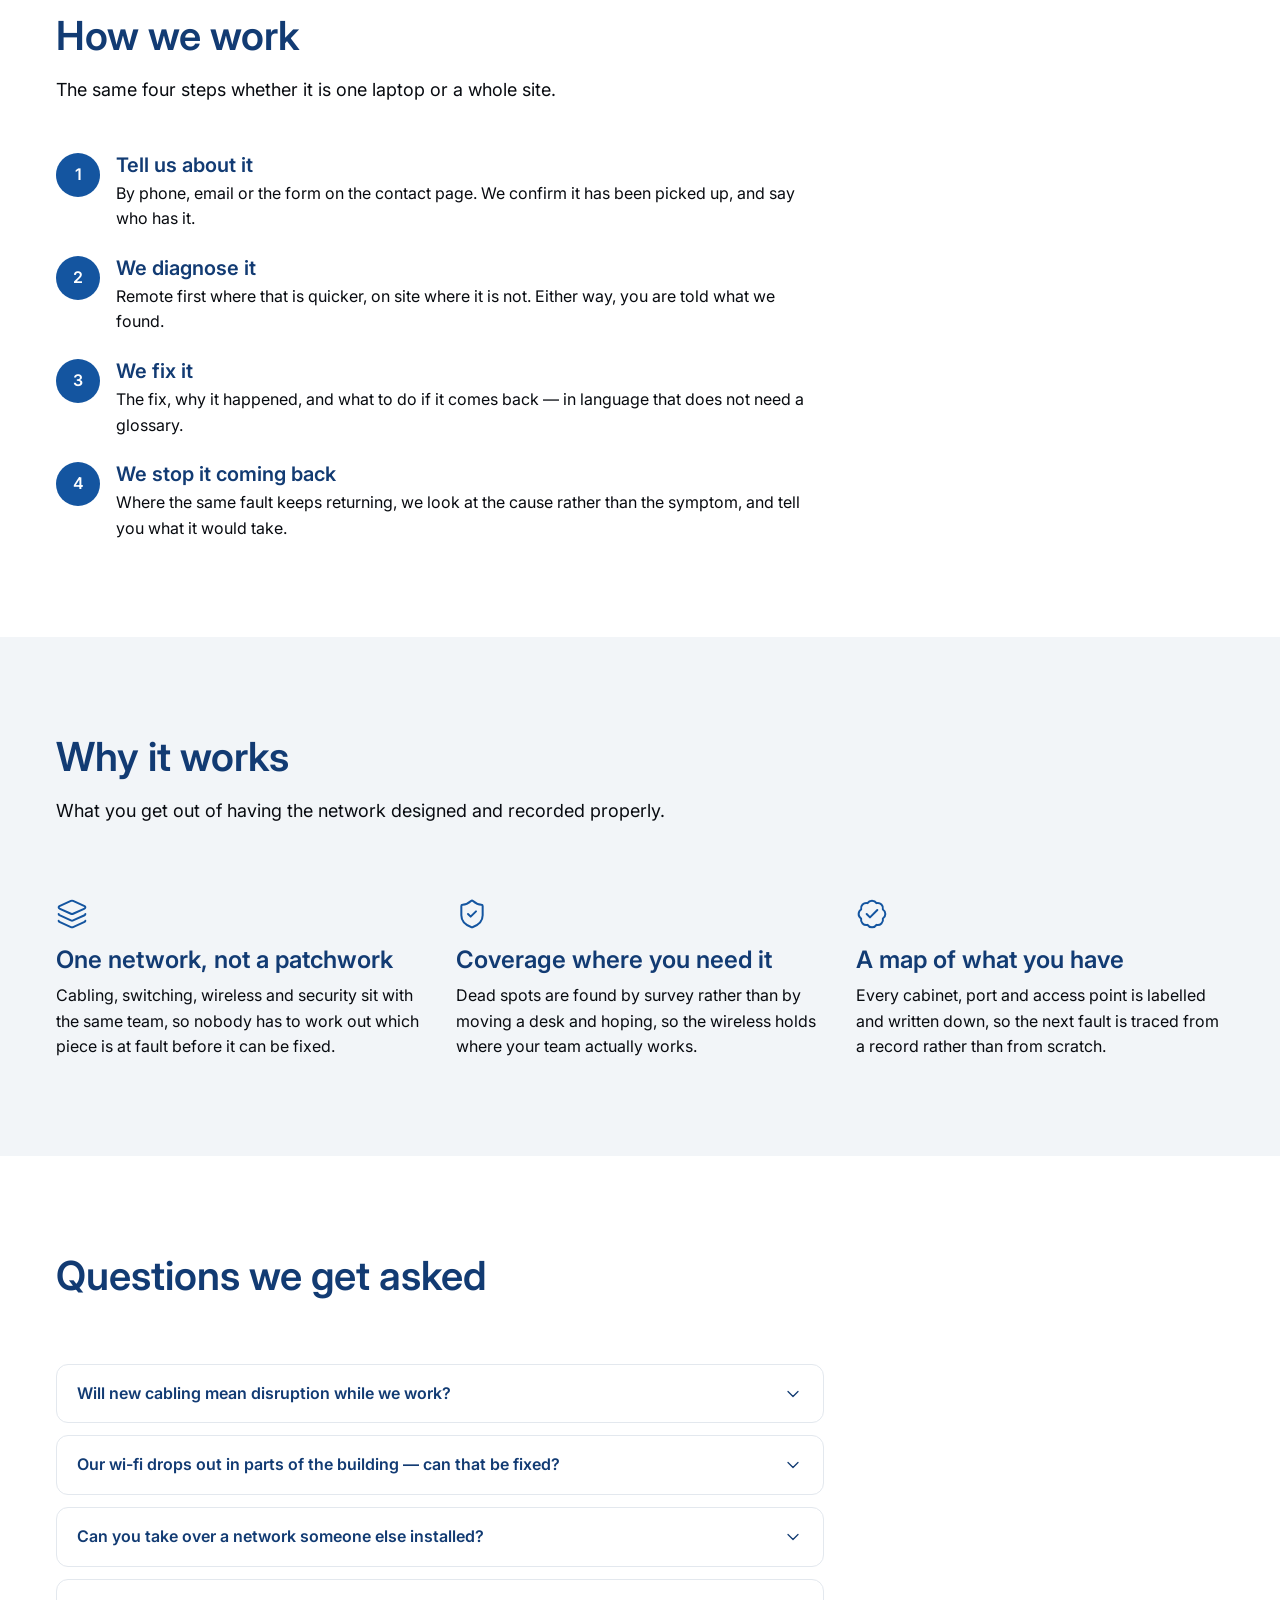
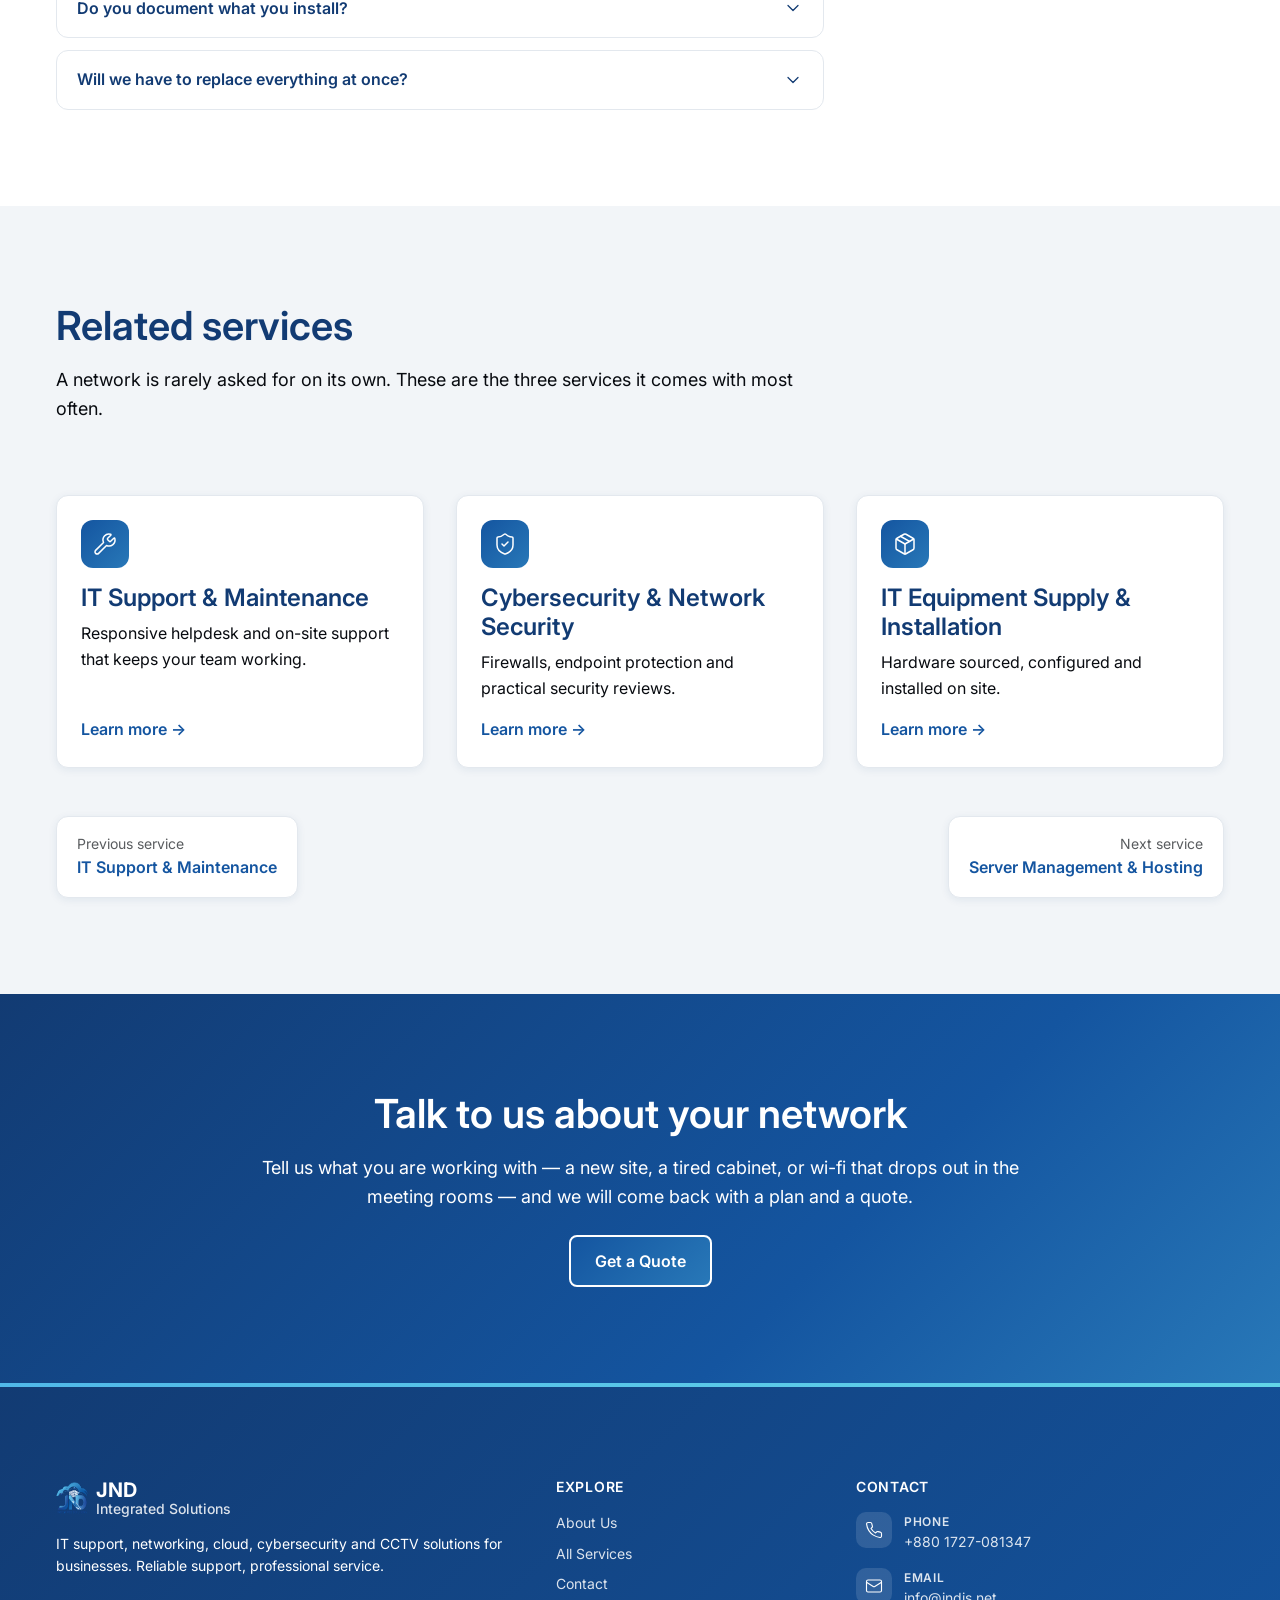
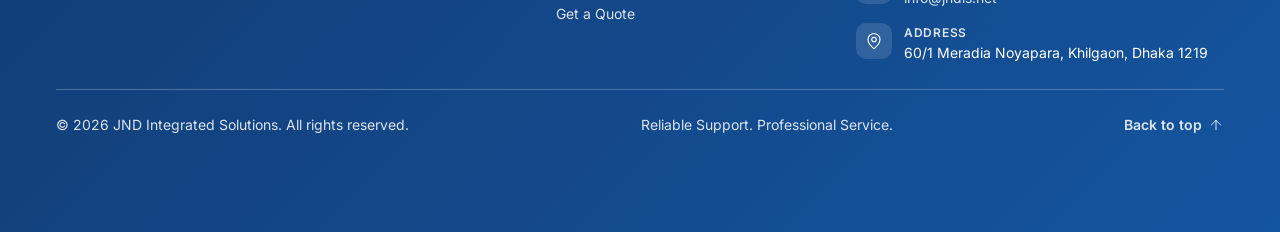
<file: services/network-infrastructure.html>
<!DOCTYPE html>
<html lang="en">
<head>
  <meta charset="UTF-8">
  <meta name="viewport" content="width=device-width, initial-scale=1">

  <!--
    BASE TEMPLATE (TASK-005)

    Service detail page. Like services/index.html it lives one level down, so
    every asset and cross-page link is written ../ and its sibling services are
    referenced with no directory at all. tools/check-shared.js resolves links
    before comparing, so the shared blocks are still checked against the root
    pages.

    The head is complete: title, description, canonical and share image are
    all in place, and tools/check-seo.js holds this page to that shape.
  -->
  <title>Network Infrastructure &amp; Solutions — JND Integrated Solutions</title>
  <meta name="description" content="Structured cabling, switches, wireless access points, monitoring and documentation for business networks from JND Integrated Solutions.">

  <!-- Canonical URL (TASK-038, TASK-042): the one address a search engine
       should index for this page, absolute against the live domain. -->
  <link rel="canonical" href="https://jndis.net/services/network-infrastructure.html">

  <!-- Colours the browser UI on mobile (address bar / tab strip) -->
  <meta name="theme-color" content="#123B73">

  <!-- Declaring an icon stops browsers probing /favicon.ico and logging a 404 -->
  <link rel="icon" type="image/svg+xml" href="../assets/img/favicon.svg">

  <!-- Open Graph — controls link previews on Facebook, LinkedIn, WhatsApp, Slack -->
  <meta property="og:type" content="website">
  <meta property="og:site_name" content="JND Integrated Solutions">
  <meta property="og:locale" content="en">
  <meta property="og:url" content="https://jndis.net/services/network-infrastructure.html">
  <meta property="og:title" content="Network Infrastructure &amp; Solutions — JND Integrated Solutions">
  <meta property="og:description" content="Structured cabling, switches, wireless access points, monitoring and documentation for business networks.">

  <!-- Share card (TASK-042): 1200x630, the size link previews are built
       for. Source and regeneration: assets/img/og-image.svg. -->
  <meta property="og:image" content="https://jndis.net/assets/img/og-image.png">
  <meta property="og:image:width" content="1200">
  <meta property="og:image:height" content="630">
  <meta property="og:image:alt" content="JND Integrated Solutions — Reliable Support. Professional Service.">

  <!-- Twitter / X. summary_large_image because the share card below is 1200x630. -->
  <meta name="twitter:card" content="summary_large_image">
  <meta name="twitter:title" content="Network Infrastructure &amp; Solutions — JND Integrated Solutions">
  <meta name="twitter:description" content="Structured cabling, switches, wireless access points, monitoring and documentation for business networks.">
  <meta name="twitter:image" content="https://jndis.net/assets/img/og-image.png">
  <meta name="twitter:image:alt" content="JND Integrated Solutions — Reliable Support. Professional Service.">

  <!-- Inter — brand typeface (DESIGN.md: 400/500/600/700) -->
  <link rel="preconnect" href="https://fonts.googleapis.com">
  <link rel="preconnect" href="https://fonts.gstatic.com" crossorigin>
  <link rel="stylesheet" href="https://fonts.googleapis.com/css2?family=Inter:wght@400;500;600;700&display=swap">

  <!-- Bootstrap 5.3.8 — base styles (must load before assets/css/jnd.css) -->
  <link rel="stylesheet" href="https://cdn.jsdelivr.net/npm/bootstrap@5.3.8/dist/css/bootstrap.min.css">

  <!-- JND brand layer — tokens, type scale, gradients, button/card overrides -->
  <link rel="stylesheet" href="../assets/css/jnd.css">

  <!-- Scroll reveal hook. This has to run before the first paint: it puts
       .js-reveal on the root element, which is what lets jnd.css section 11
       hide [data-reveal] elements. Doing this from reveal.js instead would let
       the page paint normally and then hide itself, which flashes.

       With JavaScript unavailable the class is never set and nothing is ever
       hidden. The timer is the failsafe: if reveal.js never runs — a 404, a
       syntax error, a blocked request — the class is dropped after 3s and
       every band is simply visible. Losing the animation is acceptable.
       Losing the content is not. -->
  <script>
    (function () {
      var root = document.documentElement;
      root.classList.add('js-reveal');
      window.__jndRevealFailsafe = window.setTimeout(function () {
        root.classList.remove('js-reveal');
      }, 3000);
    }());
  </script>

  <!-- Bootstrap 5.3.8 bundle (Popper + Bootstrap) for dropdowns, collapse, etc. -->
  <script defer src="https://cdn.jsdelivr.net/npm/bootstrap@5.3.8/dist/js/bootstrap.bundle.min.js"></script>

  <!-- Mobile menu behaviour. Deferred scripts run in document order, so the
       bundle above is guaranteed to have executed first. -->
  <script defer src="../assets/js/nav.js"></script>

  <!-- Copyright year in the footer -->
  <script defer src="../assets/js/footer.js"></script>

  <!-- Scroll reveal: fades [data-reveal] elements up as they enter the viewport -->
  <script defer src="../assets/js/reveal.js"></script>

  <!-- Opens the FAQ answer named in the URL hash. Everything else on this page
       works without it. -->
  <script defer src="../assets/js/service-page.js"></script>
</head>
<body>

  <!-- First focusable element on the page: lets keyboard users bypass the nav -->
  <a class="skip-link" href="#main">Skip to main content</a>

  <!-- ==========================================================================
       BEGIN shared header
       Keep this block identical on every page. The ONLY per-page difference is
       the active nav link (class="active" plus aria-current="page").
       Edit here, then copy to every other page.
       Check for drift:  node tools/check-shared.js
       ========================================================================== -->
  <header class="site-header sticky-top">
    <nav class="navbar navbar-expand-lg" aria-label="Main">
      <div class="container">

        <!-- Wordmark. The mark is decorative (alt=""), the text carries the name. -->
        <a class="navbar-brand d-flex align-items-center gap-2" href="../index.html">
          <img src="../assets/img/logo.png" alt="" width="32" height="32" class="d-block" decoding="async">
          <span class="d-flex flex-column">
            <span class="site-brand-name">JND</span>
            <span class="site-brand-tagline">Integrated Solutions</span>
          </span>
        </a>

        <button class="navbar-toggler" type="button"
                data-bs-toggle="collapse" data-bs-target="#primaryNav"
                aria-controls="primaryNav" aria-expanded="false"
                aria-label="Toggle navigation">
          <span class="navbar-toggler-icon"></span>
        </button>

        <div class="collapse navbar-collapse" id="primaryNav">
          <ul class="navbar-nav ms-auto align-items-lg-center">

            <li class="nav-item">
              <a class="nav-link" href="../index.html">Home</a>
            </li>

            <li class="nav-item dropdown">
              <!--
                An anchor (not a button) so that if the CDN JS ever fails to load,
                clicking still navigates to the services hub instead of doing nothing.
                With JS active the click toggles the menu, so "All services" below
                provides the keyboard route to that hub page.
              -->
              <a class="nav-link dropdown-toggle active" href="index.html" role="button"
                 aria-current="page" data-bs-toggle="dropdown" aria-expanded="false">Services</a>

              <ul class="dropdown-menu">
                <li><a class="dropdown-item" href="it-support-maintenance.html">IT Support &amp; Maintenance</a></li>
                <li><a class="dropdown-item" href="network-infrastructure.html">Network Infrastructure &amp; Solutions</a></li>
                <li><a class="dropdown-item" href="server-management-hosting.html">Server Management &amp; Hosting</a></li>
                <li><a class="dropdown-item" href="cloud-virtualization.html">Cloud &amp; Virtualization Solutions</a></li>
                <li><a class="dropdown-item" href="cybersecurity.html">Cybersecurity &amp; Network Security</a></li>
                <li><a class="dropdown-item" href="cctv-surveillance.html">CCTV &amp; Surveillance Solutions</a></li>
                <li><a class="dropdown-item" href="web-development.html">Web Development &amp; Digital Solutions</a></li>
                <li><a class="dropdown-item" href="it-consultancy.html">IT Consultancy &amp; Project Implementation</a></li>
                <li><a class="dropdown-item" href="managed-it-services.html">Managed IT Services</a></li>
                <li><a class="dropdown-item" href="equipment-supply-installation.html">IT Equipment Supply &amp; Installation</a></li>
                <li><hr class="dropdown-divider"></li>
                <li><a class="dropdown-item fw-semibold" href="index.html">All services &rarr;</a></li>
              </ul>
            </li>

            <li class="nav-item"><a class="nav-link" href="../about.html">About</a></li>
            <li class="nav-item"><a class="nav-link" href="../contact.html">Contact</a></li>

            <li class="nav-item nav-cta">
              <a class="btn btn-primary" href="../contact.html">Get a Quote</a>
            </li>

          </ul>
        </div>

      </div>
    </nav>
  </header>
  <!-- END shared header ====================================================== -->

  <!-- tabindex="-1" lets the skip link move focus here, not just scroll to it -->
  <main id="main" tabindex="-1">

    <!-- =================================================================
         PAGE HEADER (TASK-016)
         The same Surface band as the services hub, with one more breadcrumb
         level. Detail pages do not reuse the home hero: the gradient marks
         the front door, and the breadcrumb is what tells you where you are.
         ================================================================= -->
    <section class="section bg-surface">
      <div class="container">

        <nav aria-label="Breadcrumb">
          <ol class="breadcrumb mb-3">
            <li class="breadcrumb-item"><a href="../index.html">Home</a></li>
            <li class="breadcrumb-item"><a href="index.html">Services</a></li>
            <li class="breadcrumb-item active" aria-current="page">Network Infrastructure &amp; Solutions</li>
          </ol>
        </nav>

        <div class="row">
          <div class="col-12 col-lg-8" data-reveal>
            <h1 class="mb-3">Network Infrastructure &amp; Solutions</h1>
            <p class="lead mb-0">
              The cabling, switches, routers and wireless access points your
              business runs on — designed, installed, tidied up and written down,
              whether it is a new site or one you have inherited.
            </p>
          </div>
        </div>

      </div>
    </section>

    <!-- =================================================================
         OVERVIEW
         Prose, capped at col-lg-8 so the measure stays readable.
         Copy is DRAFT.
         ================================================================= -->
    <section class="section" aria-labelledby="overview-heading">
      <div class="container">

        <div class="row">
          <div class="col-12 col-lg-8" data-reveal>
            <h2 id="overview-heading" class="mb-3">What this covers</h2>
            <p>
              A network that works is one you stop noticing. When it stops
              working, the fault is usually somewhere between the wall socket
              and the cabinet: a patch lead in the wrong port, an access point
              covering a corridor it cannot reach, a switch nobody has labelled.
            </p>
            <p class="mb-0">
              We design and install the structured cabling, switches, routers
              and wireless access points, then keep them monitored and
              documented. If you have inherited a network from someone else, we
              start by mapping what is actually there, so the next fault is
              found from a record rather than worked out from scratch.
            </p>
          </div>
        </div>

      </div>
    </section>

    <!-- =================================================================
         WHAT'S INCLUDED
         A check list in two columns. No new CSS: .list-unstyled, the grid,
         .icon and .text-primary already carry it.
         ================================================================= -->
    <section class="section bg-surface" aria-labelledby="included-heading">
      <div class="container">

        <div class="row">
          <div class="col-12 col-lg-8" data-reveal>
            <h2 id="included-heading" class="mb-3">What's included</h2>
            <p class="lead mb-0">
              What a network project looks like, from the first socket to the
              paperwork.
            </p>
          </div>
        </div>

        <div class="row mt-5">
          <div class="col-12 col-lg-10">
            <ul class="row g-3 list-unstyled mb-0">

              <li class="col-12 col-md-6 d-flex gap-2">
                <svg class="icon text-primary flex-shrink-0 mt-1" width="20" height="20" viewBox="0 0 24 24" aria-hidden="true"><path d="M20 6 9 17l-5-5"/></svg>
                <span>Structured cabling and patching, run to the points you actually use</span>
              </li>

              <li class="col-12 col-md-6 d-flex gap-2">
                <svg class="icon text-primary flex-shrink-0 mt-1" width="20" height="20" viewBox="0 0 24 24" aria-hidden="true"><path d="M20 6 9 17l-5-5"/></svg>
                <span>Switches, routers and wireless access points, configured and labelled</span>
              </li>

              <li class="col-12 col-md-6 d-flex gap-2">
                <svg class="icon text-primary flex-shrink-0 mt-1" width="20" height="20" viewBox="0 0 24 24" aria-hidden="true"><path d="M20 6 9 17l-5-5"/></svg>
                <span>A wireless survey that finds the dead spots rather than guessing at them</span>
              </li>

              <li class="col-12 col-md-6 d-flex gap-2">
                <svg class="icon text-primary flex-shrink-0 mt-1" width="20" height="20" viewBox="0 0 24 24" aria-hidden="true"><path d="M20 6 9 17l-5-5"/></svg>
                <span>Cabinets and patch panels tidied, labelled and put in order</span>
              </li>

              <li class="col-12 col-md-6 d-flex gap-2">
                <svg class="icon text-primary flex-shrink-0 mt-1" width="20" height="20" viewBox="0 0 24 24" aria-hidden="true"><path d="M20 6 9 17l-5-5"/></svg>
                <span>Guest and visitor traffic kept off the network your business runs on</span>
              </li>

              <li class="col-12 col-md-6 d-flex gap-2">
                <svg class="icon text-primary flex-shrink-0 mt-1" width="20" height="20" viewBox="0 0 24 24" aria-hidden="true"><path d="M20 6 9 17l-5-5"/></svg>
                <span>Monitoring and written documentation of what is where, so a fault is findable next time</span>
              </li>

            </ul>
          </div>
        </div>

      </div>
    </section>

    <!-- ==========================================================================
         BEGIN shared process
         Identical on every service detail page. Edit here, then copy to the
         other nine. Check for drift:  node tools/check-shared.js
         ========================================================================== -->
    <section class="section" aria-labelledby="process-heading">
      <div class="container">

        <div class="row">
          <div class="col-12 col-lg-8" data-reveal>
            <h2 id="process-heading" class="mb-3">How we work</h2>
            <p class="lead mb-0">
              The same four steps whether it is one laptop or a whole site.
            </p>
          </div>
        </div>

        <div class="row mt-5">
          <div class="col-12 col-lg-8">
            <ol class="process-list list-unstyled mb-0">

              <li class="process-step d-flex gap-3">
                <span class="process-number" aria-hidden="true">1</span>
                <div>
                  <h3 class="h5 mb-1">Tell us about it</h3>
                  <p class="mb-0">By phone, email or the form on the contact page. We confirm it has been picked up, and say who has it.</p>
                </div>
              </li>

              <li class="process-step d-flex gap-3">
                <span class="process-number" aria-hidden="true">2</span>
                <div>
                  <h3 class="h5 mb-1">We diagnose it</h3>
                  <p class="mb-0">Remote first where that is quicker, on site where it is not. Either way, you are told what we found.</p>
                </div>
              </li>

              <li class="process-step d-flex gap-3">
                <span class="process-number" aria-hidden="true">3</span>
                <div>
                  <h3 class="h5 mb-1">We fix it</h3>
                  <p class="mb-0">The fix, why it happened, and what to do if it comes back — in language that does not need a glossary.</p>
                </div>
              </li>

              <li class="process-step d-flex gap-3">
                <span class="process-number" aria-hidden="true">4</span>
                <div>
                  <h3 class="h5 mb-1">We stop it coming back</h3>
                  <p class="mb-0">Where the same fault keeps returning, we look at the cause rather than the symptom, and tell you what it would take.</p>
                </div>
              </li>

            </ol>
          </div>
        </div>

      </div>
    </section>
    <!-- END shared process ====================================================== -->

    <!-- =================================================================
         BENEFITS
         The feature-list component (jnd.css section 10), three across.
         No card chrome, so it does not read as a second services grid.
         ================================================================= -->
    <section class="section bg-surface" aria-labelledby="benefits-heading">
      <div class="container">

        <div class="row">
          <div class="col-12 col-lg-8" data-reveal>
            <h2 id="benefits-heading" class="mb-3">Why it works</h2>
            <p class="lead mb-0">
              What you get out of having the network designed and recorded
              properly.
            </p>
          </div>
        </div>

        <div class="row g-4 mt-5">

          <div class="col-12 col-md-6 col-lg-4" data-reveal>
            <svg class="icon text-primary d-block mb-3" width="32" height="32" viewBox="0 0 24 24" aria-hidden="true"><path d="M12.83 2.18a2 2 0 0 0-1.66 0L2.6 6.08a1 1 0 0 0 0 1.83l8.58 3.91a2 2 0 0 0 1.66 0l8.58-3.9a1 1 0 0 0 0-1.83z"/><path d="M2 12a1 1 0 0 0 .58.91l8.6 3.91a2 2 0 0 0 1.65 0l8.58-3.9A1 1 0 0 0 22 12"/><path d="M2 17a1 1 0 0 0 .58.91l8.6 3.91a2 2 0 0 0 1.65 0l8.58-3.9A1 1 0 0 0 22 17"/></svg>
            <h3 class="mb-2">One network, not a patchwork</h3>
            <p class="mb-0">Cabling, switching, wireless and security sit with the same team, so nobody has to work out which piece is at fault before it can be fixed.</p>
          </div>

          <div class="col-12 col-md-6 col-lg-4" data-reveal>
            <svg class="icon text-primary d-block mb-3" width="32" height="32" viewBox="0 0 24 24" aria-hidden="true"><path d="M20 13c0 5-3.5 7.5-7.66 8.95a1 1 0 0 1-.67-.01C7.5 20.5 4 18 4 13V6a1 1 0 0 1 1-1c2 0 4.5-1.2 6.24-2.72a1.17 1.17 0 0 1 1.52 0C14.51 3.81 17 5 19 5a1 1 0 0 1 1 1z"/><path d="m9 12 2 2 4-4"/></svg>
            <h3 class="mb-2">Coverage where you need it</h3>
            <p class="mb-0">Dead spots are found by survey rather than by moving a desk and hoping, so the wireless holds where your team actually works.</p>
          </div>

          <div class="col-12 col-md-6 col-lg-4" data-reveal>
            <svg class="icon text-primary d-block mb-3" width="32" height="32" viewBox="0 0 24 24" aria-hidden="true"><path d="M3.85 8.62a4 4 0 0 1 4.78-4.77 4 4 0 0 1 6.74 0 4 4 0 0 1 4.78 4.78 4 4 0 0 1 0 6.74 4 4 0 0 1-4.77 4.78 4 4 0 0 1-6.75 0 4 4 0 0 1-4.78-4.77 4 4 0 0 1 0-6.76Z"/><path d="m16 9-5.5 5.5L8 12"/></svg>
            <h3 class="mb-2">A map of what you have</h3>
            <p class="mb-0">Every cabinet, port and access point is labelled and written down, so the next fault is traced from a record rather than from scratch.</p>
          </div>

        </div>

      </div>
    </section>

    <!-- =================================================================
         FAQ
         Native <details>/<summary>, not Bootstrap's .accordion — see
         jnd.css section 12 for why. Each answer has an id so a link can
         point at it; service-page.js opens it.
         ================================================================= -->
    <section class="section" aria-labelledby="faq-heading">
      <div class="container">

        <div class="row">
          <div class="col-12 col-lg-8" data-reveal>
            <h2 id="faq-heading" class="mb-3">Questions we get asked</h2>
          </div>
        </div>

        <div class="row mt-5">
          <div class="col-12 col-lg-8">
            <div class="faq" data-faq>

              <details class="faq-item" id="faq-disruption">
                <summary class="faq-question">
                  <span>Will new cabling mean disruption while we work?</span>
                  <svg class="icon faq-chevron" width="20" height="20" viewBox="0 0 24 24" aria-hidden="true"><path d="m6 9 6 6 6-6"/></svg>
                </summary>
                <p class="faq-answer">
                  Some work has to happen during the day, and we plan around your
                  hours where we can. Much of the cabling can be run outside
                  working time, or in areas you are not using at the time. You
                  are told what will be disturbed before anything is.
                </p>
              </details>

              <details class="faq-item" id="faq-wifi-drops">
                <summary class="faq-question">
                  <span>Our wi-fi drops out in parts of the building — can that be fixed?</span>
                  <svg class="icon faq-chevron" width="20" height="20" viewBox="0 0 24 24" aria-hidden="true"><path d="m6 9 6 6 6-6"/></svg>
                </summary>
                <p class="faq-answer">
                  Yes. A wireless survey measures the signal across the building
                  and shows where it drops, which is usually a question of
                  placement and channels rather than new hardware. We fix what
                  the survey finds, then survey the result to confirm it holds.
                </p>
              </details>

              <details class="faq-item" id="faq-inherited">
                <summary class="faq-question">
                  <span>Can you take over a network someone else installed?</span>
                  <svg class="icon faq-chevron" width="20" height="20" viewBox="0 0 24 24" aria-hidden="true"><path d="m6 9 6 6 6-6"/></svg>
                </summary>
                <p class="faq-answer">
                  Yes, and it is common. We start by mapping what is already
                  there — the cabling, the switches and the addressing — then
                  tell you plainly what is worth keeping and what is not.
                </p>
              </details>

              <details class="faq-item" id="faq-documentation">
                <summary class="faq-question">
                  <span>Do you document what you install?</span>
                  <svg class="icon faq-chevron" width="20" height="20" viewBox="0 0 24 24" aria-hidden="true"><path d="m6 9 6 6 6-6"/></svg>
                </summary>
                <p class="faq-answer">
                  Yes. You get a written record of what was installed, where it
                  sits and how it is labelled, along with the addressing and the
                  wireless layout. It stays with you, so a problem can be looked
                  up rather than worked out again.
                </p>
              </details>

              <details class="faq-item" id="faq-replace-all">
                <summary class="faq-question">
                  <span>Will we have to replace everything at once?</span>
                  <svg class="icon faq-chevron" width="20" height="20" viewBox="0 0 24 24" aria-hidden="true"><path d="m6 9 6 6 6-6"/></svg>
                </summary>
                <p class="faq-answer">
                  No. Where the existing cabling and switching will do the job,
                  they stay. We set out what genuinely needs replacing and what
                  can be kept, and the decision is yours.
                </p>
              </details>

            </div>
          </div>
        </div>

      </div>
    </section>

    <!-- =================================================================
         RELATED SERVICES + PAGER (TASK-031)
         Both blocks are cross-links out of this page, so they share a band.
         The three related services are a subset of the canonical list, in
         canonical order; the pager is the next and previous entries, which
         wrap around at the ends. tools/check-services.js validates both.
         ================================================================= -->
    <section class="section bg-surface" aria-labelledby="related-heading">
      <div class="container">

        <div class="row">
          <div class="col-12 col-lg-8" data-reveal>
            <h2 id="related-heading" class="mb-3">Related services</h2>
            <p class="lead mb-0">
              A network is rarely asked for on its own. These are the three
              services it comes with most often.
            </p>
          </div>
        </div>

        <!-- BEGIN related services -->
        <div class="row g-4 mt-5">

          <div class="col-12 col-md-6 col-lg-4">
            <div class="card h-100">
              <div class="card-body d-flex flex-column">
                <div class="card-icon mb-3" aria-hidden="true">
                  <svg class="icon" width="24" height="24" viewBox="0 0 24 24"><path d="M14.7 6.3a1 1 0 0 0 0 1.4l1.6 1.6a1 1 0 0 0 1.4 0l3.106-3.105c.32-.322.863-.22.983.218a6 6 0 0 1-8.259 7.057l-7.91 7.91a1 1 0 0 1-2.999-3l7.91-7.91a6 6 0 0 1 7.057-8.259c.438.12.54.662.219.984z"/></svg>
                </div>
                <h3 class="mb-2">IT Support &amp; Maintenance</h3>
                <p class="mb-3">Responsive helpdesk and on-site support that keeps your team working.</p>
                <a class="card-link mt-auto" href="it-support-maintenance.html"
                   aria-label="Learn more about IT Support &amp; Maintenance">Learn more &rarr;</a>
              </div>
            </div>
          </div>

          <div class="col-12 col-md-6 col-lg-4">
            <div class="card h-100">
              <div class="card-body d-flex flex-column">
                <div class="card-icon mb-3" aria-hidden="true">
                  <svg class="icon" width="24" height="24" viewBox="0 0 24 24"><path d="M20 13c0 5-3.5 7.5-7.66 8.95a1 1 0 0 1-.67-.01C7.5 20.5 4 18 4 13V6a1 1 0 0 1 1-1c2 0 4.5-1.2 6.24-2.72a1.17 1.17 0 0 1 1.52 0C14.51 3.81 17 5 19 5a1 1 0 0 1 1 1z"/><path d="m9 12 2 2 4-4"/></svg>
                </div>
                <h3 class="mb-2">Cybersecurity &amp; Network Security</h3>
                <p class="mb-3">Firewalls, endpoint protection and practical security reviews.</p>
                <a class="card-link mt-auto" href="cybersecurity.html"
                   aria-label="Learn more about Cybersecurity &amp; Network Security">Learn more &rarr;</a>
              </div>
            </div>
          </div>

          <div class="col-12 col-md-6 col-lg-4">
            <div class="card h-100">
              <div class="card-body d-flex flex-column">
                <div class="card-icon mb-3" aria-hidden="true">
                  <svg class="icon" width="24" height="24" viewBox="0 0 24 24"><path d="M11 21.73a2 2 0 0 0 2 0l7-4A2 2 0 0 0 21 16V8a2 2 0 0 0-1-1.73l-7-4a2 2 0 0 0-2 0l-7 4A2 2 0 0 0 3 8v8a2 2 0 0 0 1 1.73z"/><path d="M12 22V12"/><polyline points="3.29 7 12 12 20.71 7"/><path d="m7.5 4.27 9 5.15"/></svg>
                </div>
                <h3 class="mb-2">IT Equipment Supply &amp; Installation</h3>
                <p class="mb-3">Hardware sourced, configured and installed on site.</p>
                <a class="card-link mt-auto" href="equipment-supply-installation.html"
                   aria-label="Learn more about IT Equipment Supply &amp; Installation">Learn more &rarr;</a>
              </div>
            </div>
          </div>

        </div>
        <!-- END related services -->

        <!-- BEGIN service pager -->
        <nav class="service-pager d-flex flex-column flex-sm-row gap-3 mt-5" aria-label="Service pagination">

          <a class="service-pager-link" href="it-support-maintenance.html" rel="prev">
            <span class="service-pager-label">Previous service</span>
            <span class="service-pager-name">IT Support &amp; Maintenance</span>
          </a>

          <a class="service-pager-link ms-sm-auto text-sm-end" href="server-management-hosting.html" rel="next">
            <span class="service-pager-label">Next service</span>
            <span class="service-pager-name">Server Management &amp; Hosting</span>
          </a>

        </nav>
        <!-- END service pager -->

      </div>
    </section>

    <!-- =================================================================
         CALL TO ACTION
         The page-foot CTA band, same as the home page's and the hub's.
         Copy is DRAFT.
         ================================================================= -->
    <section class="section bg-grad-modern text-white" aria-labelledby="cta-heading">
      <div class="container">

        <div class="row justify-content-center text-center">
          <div class="col-12 col-md-10 col-lg-8" data-reveal>

            <h2 id="cta-heading" class="mb-3">Talk to us about your network</h2>

            <p class="lead mb-4">
              Tell us what you are working with — a new site, a tired cabinet,
              or wi-fi that drops out in the meeting rooms — and we will come
              back with a plan and a quote.
            </p>

            <a class="btn btn-primary" href="../contact.html">Get a Quote</a>

          </div>
        </div>

      </div>
    </section>

  </main>

  <!-- ==========================================================================
       BEGIN shared footer
       Identical on every page — there is no per-page variation at all.
       Check for drift:  node tools/check-shared.js
       ========================================================================== -->
  <footer class="section site-footer bg-grad-primary text-white">
    <div class="container">

      <div class="row g-4 g-lg-5">

        <!-- Brand -->
        <div class="col-12 col-lg-5">
          <a class="d-inline-flex align-items-center gap-2 mb-3" href="../index.html">
            <img src="../assets/img/logo.png" alt="" width="32" height="32" class="d-block" loading="lazy" decoding="async">
            <span class="d-flex flex-column">
              <span class="site-brand-name">JND</span>
              <span class="site-brand-tagline">Integrated Solutions</span>
            </span>
          </a>
          <p class="small mb-4">
            IT support, networking, cloud, cybersecurity and CCTV solutions for
            businesses. Reliable support, professional service.
          </p>
        </div>

        <!-- Explore -->
        <div class="col-12 col-md-6 col-lg-3">
          <h2 class="site-footer-title mb-3">Explore</h2>
          <ul class="list-unstyled mb-0 small">
            <li class="mb-2"><a href="../about.html">About Us</a></li>
            <li class="mb-2"><a href="../services/index.html">All Services</a></li>
            <li class="mb-2"><a href="../contact.html">Contact</a></li>
            <li class="mb-0"><a href="../contact.html">Get a Quote</a></li>
          </ul>
        </div>

        <!-- Contact — phone and email are live links; the address is plain text
             until there is a map to point at. -->
        <div class="col-12 col-md-6 col-lg-4">
          <h2 class="site-footer-title mb-3">Contact</h2>
          <ul class="list-unstyled footer-contact mb-0 small">
            <li>
              <span class="footer-contact-icon" aria-hidden="true">
                <svg class="icon" width="18" height="18" viewBox="0 0 24 24"><path d="M22 16.92v3a2 2 0 0 1-2.18 2 19.79 19.79 0 0 1-8.63-3.07 19.5 19.5 0 0 1-6-6 19.79 19.79 0 0 1-3.07-8.67A2 2 0 0 1 4.11 2h3a2 2 0 0 1 2 1.72 12.84 12.84 0 0 0 .7 2.81 2 2 0 0 1-.45 2.11L8.09 9.91a16 16 0 0 0 6 6l1.27-1.27a2 2 0 0 1 2.11-.45 12.84 12.84 0 0 0 2.81.7A2 2 0 0 1 22 16.92z"/></svg>
              </span>
              <span>
                <span class="footer-contact-label">Phone</span>
                <a href="tel:+8801727081347">+880 1727-081347</a>
              </span>
            </li>
            <li>
              <span class="footer-contact-icon" aria-hidden="true">
                <svg class="icon" width="18" height="18" viewBox="0 0 24 24"><rect width="20" height="16" x="2" y="4" rx="2"/><path d="m22 7-8.97 5.7a1.94 1.94 0 0 1-2.06 0L2 7"/></svg>
              </span>
              <span>
                <span class="footer-contact-label">Email</span>
                <a href="mailto:info@jndis.net">info@jndis.net</a>
              </span>
            </li>
            <li>
              <span class="footer-contact-icon" aria-hidden="true">
                <svg class="icon" width="18" height="18" viewBox="0 0 24 24"><path d="M20 10c0 4.993-5.539 10.193-7.399 11.799a1 1 0 0 1-1.202 0C9.539 20.193 4 14.993 4 10a8 8 0 0 1 16 0"/><circle cx="12" cy="10" r="3"/></svg>
              </span>
              <span>
                <span class="footer-contact-label">Address</span>
                <span>60/1 Meradia Noyapara, Khilgaon, Dhaka 1219</span>
              </span>
            </li>
          </ul>
        </div>

      </div>

      <!-- Bootstrap's <hr> inherits the footer's colour at 25% opacity, so this
           renders as a subtle white divider with no extra classes. -->
      <hr class="my-4">

      <div class="site-footer-meta d-flex flex-column flex-lg-row align-items-lg-center justify-content-between gap-3 small">
        <p class="mb-0">
          &copy; <span data-current-year>2026</span> JND Integrated Solutions. All rights reserved.
        </p>
        <p class="mb-0">Reliable Support. Professional Service.</p>
        <a class="footer-top" href="#main">
          Back to top
          <svg class="icon" width="16" height="16" viewBox="0 0 24 24" aria-hidden="true"><path d="m5 12 7-7 7 7"/><path d="M12 19V5"/></svg>
        </a>
      </div>

    </div>
  </footer>
  <!-- END shared footer ====================================================== -->

</body>
</html>
</file>
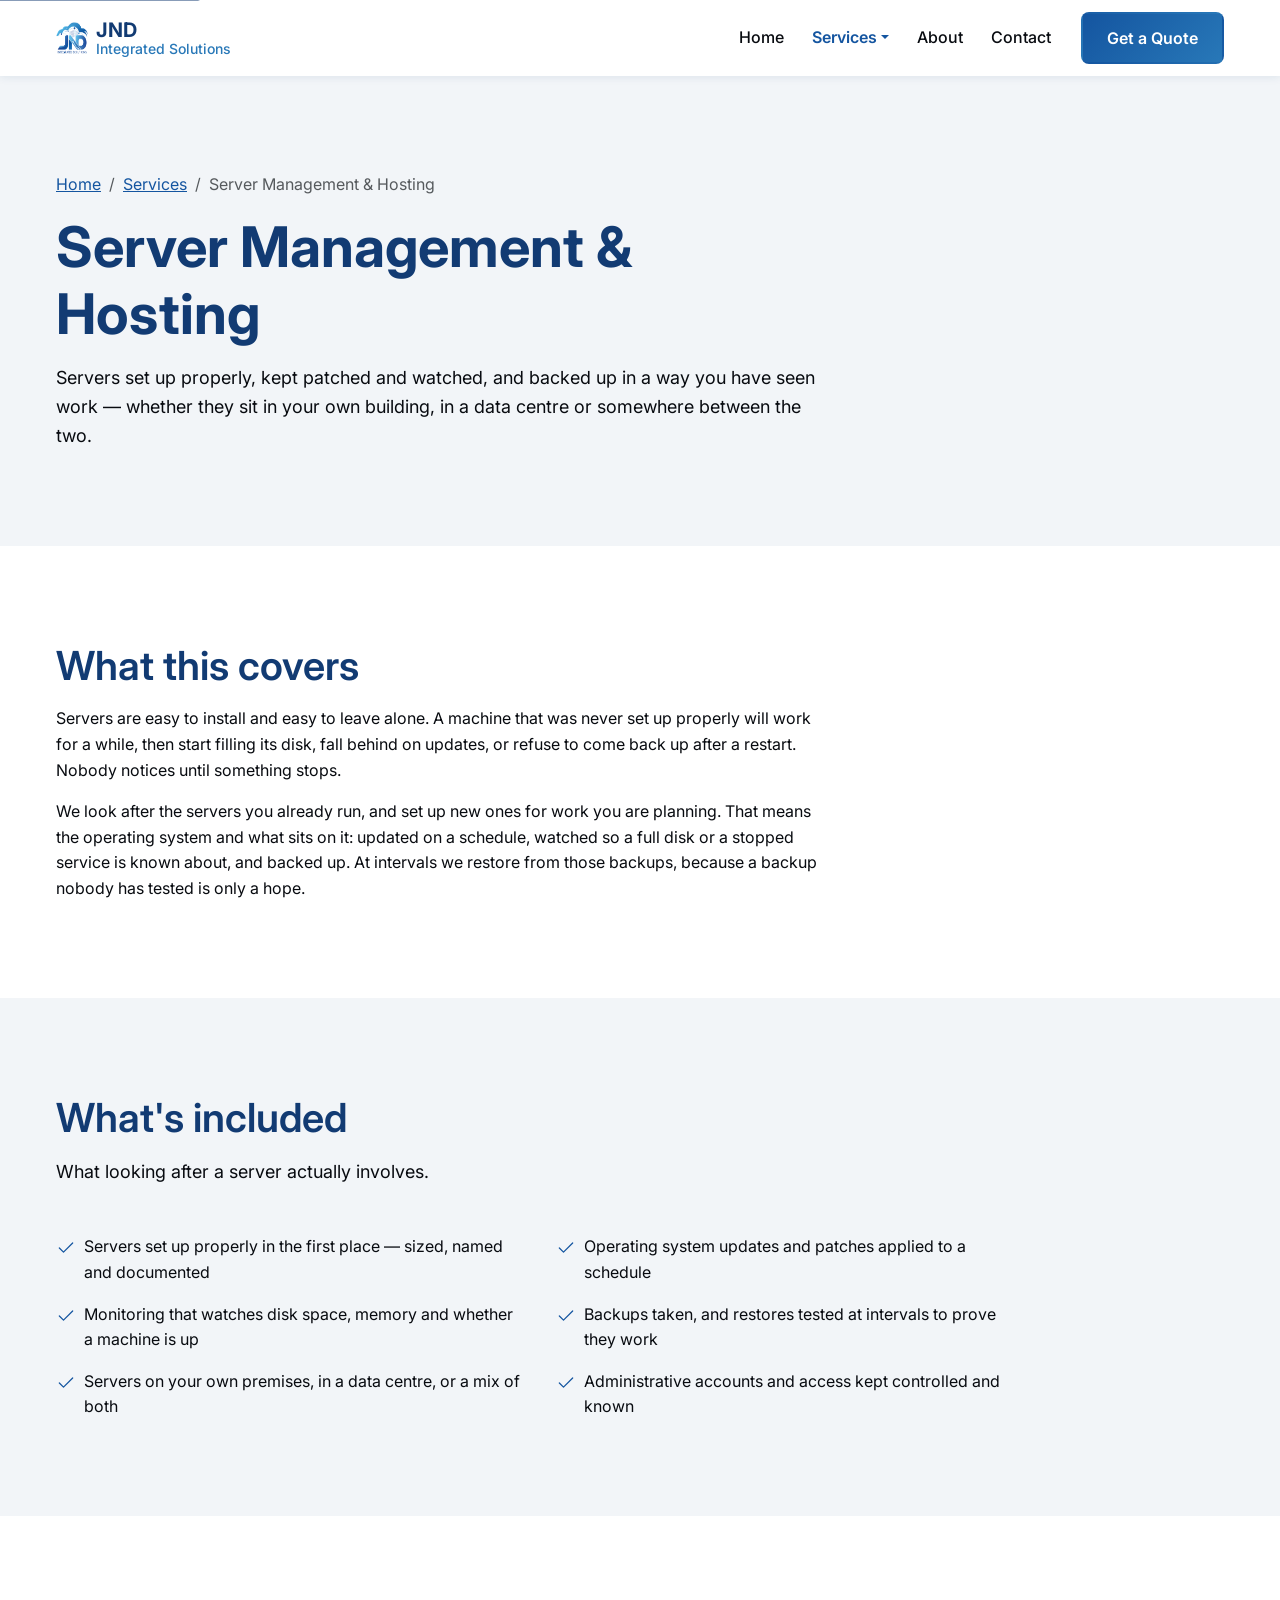
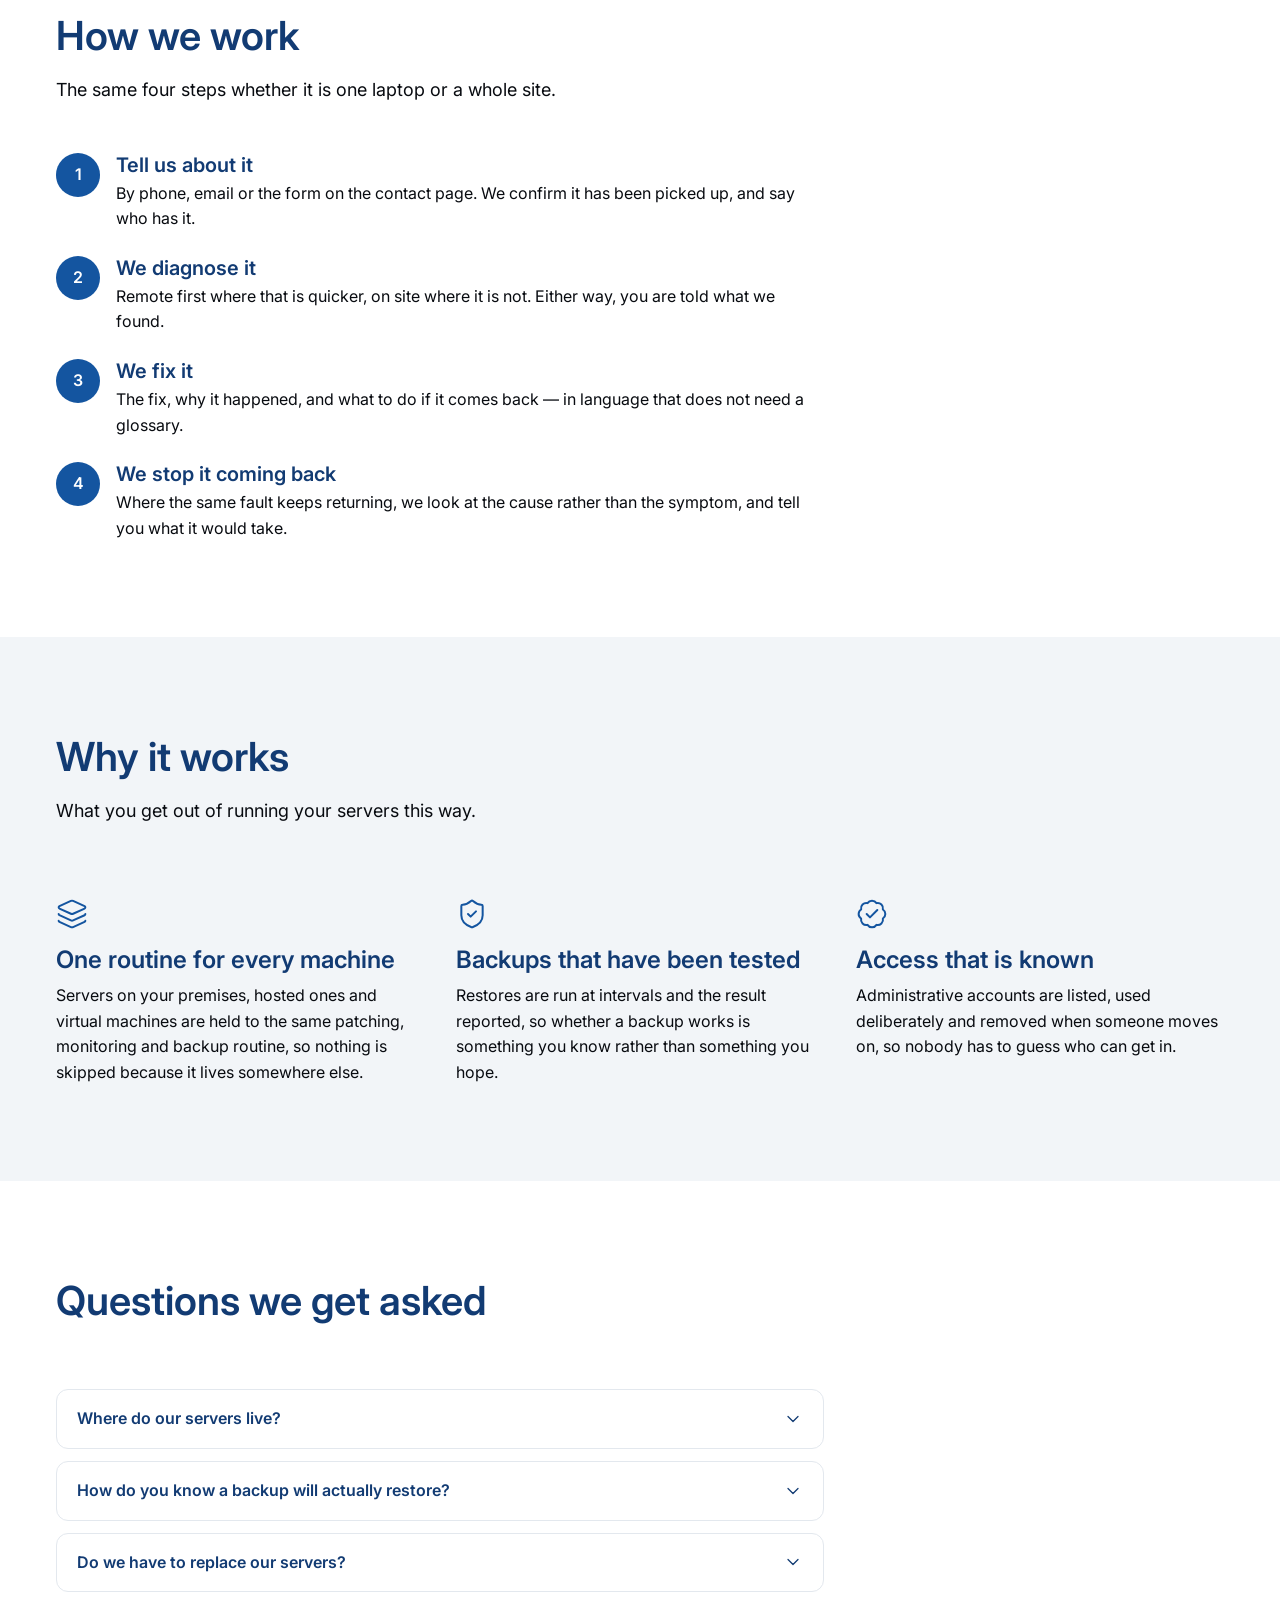
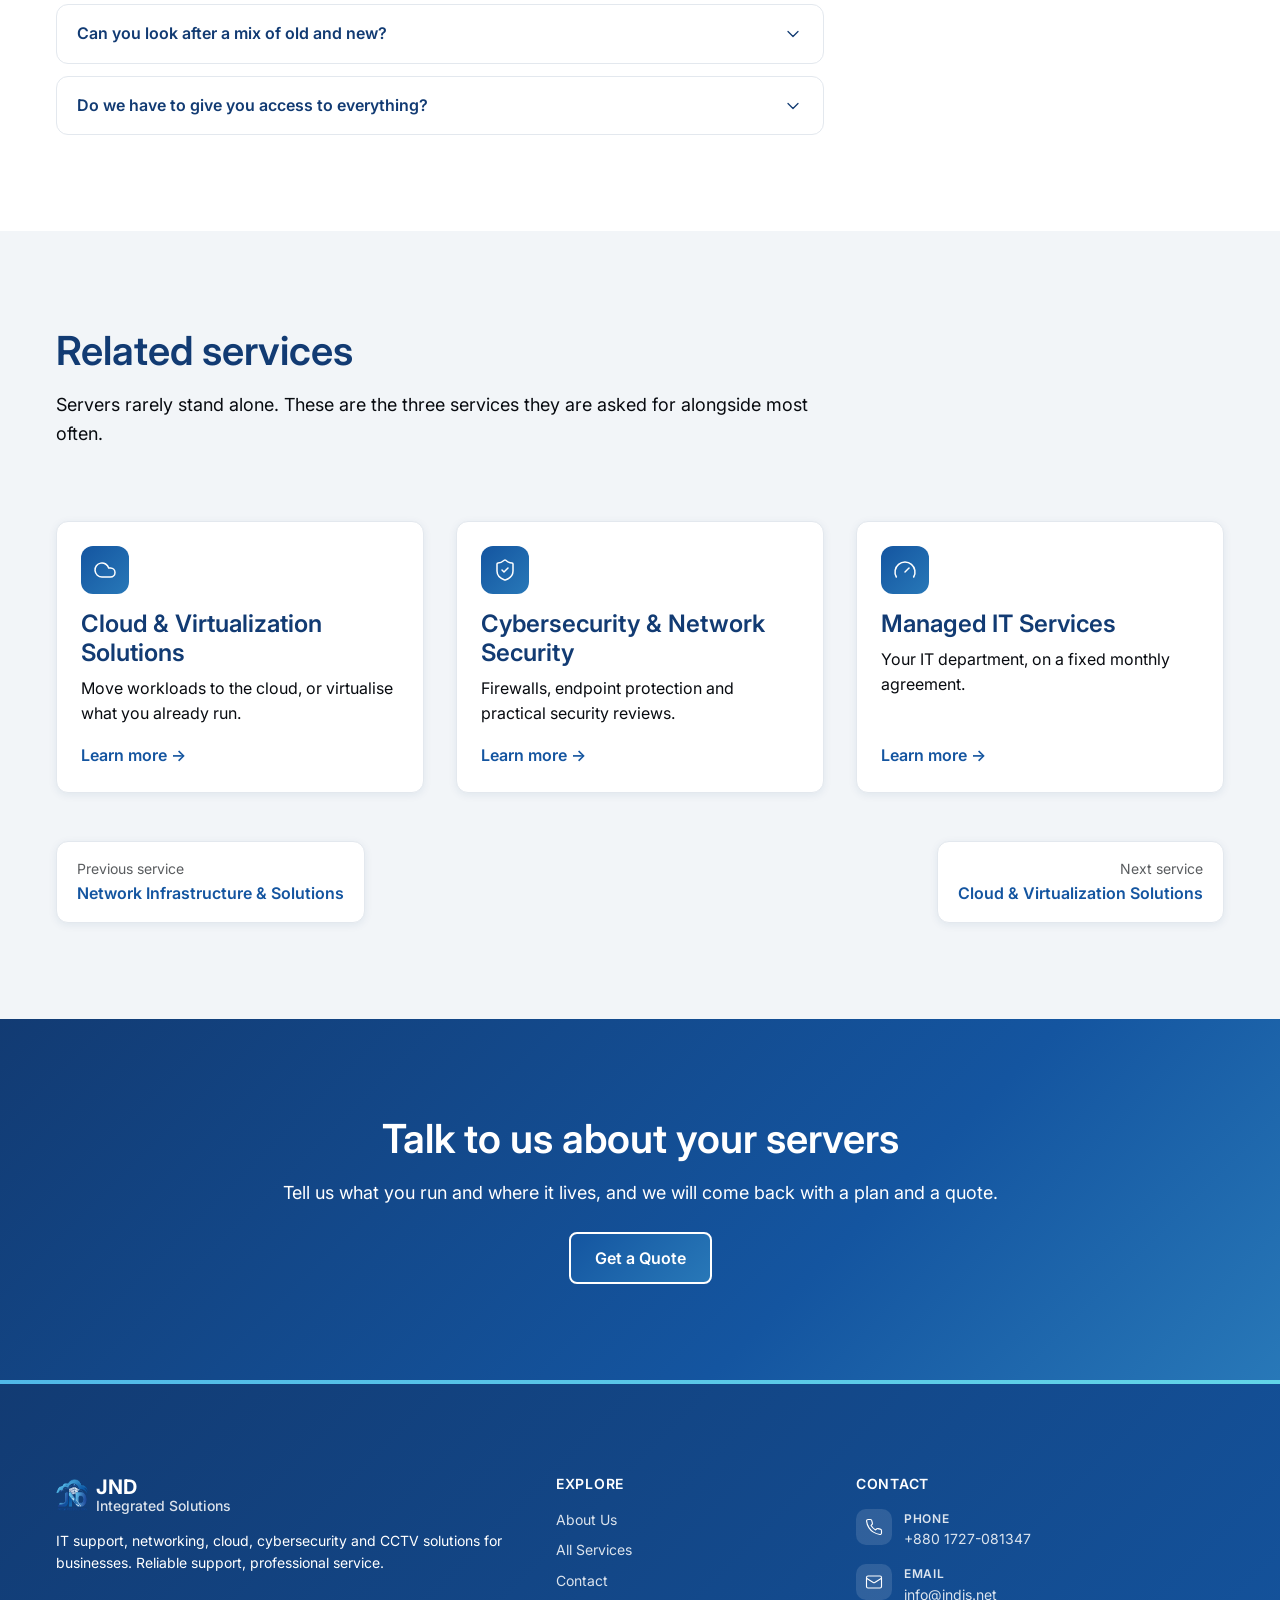
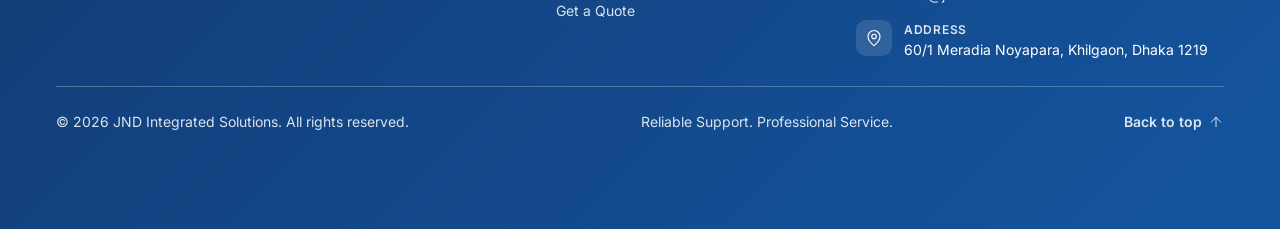
<file: services/server-management-hosting.html>
<!DOCTYPE html>
<html lang="en">
<head>
  <meta charset="UTF-8">
  <meta name="viewport" content="width=device-width, initial-scale=1">

  <!--
    BASE TEMPLATE (TASK-005)

    Service detail page. Like services/index.html it lives one level down, so
    every asset and cross-page link is written ../ and its sibling services are
    referenced with no directory at all. tools/check-shared.js resolves links
    before comparing, so the shared blocks are still checked against the root
    pages.

    The head is complete: title, description, canonical and share image are
    all in place, and tools/check-seo.js holds this page to that shape.
  -->
  <title>Server Management &amp; Hosting — JND Integrated Solutions</title>
  <meta name="description" content="Server management and hosting: setup, patching, monitoring, backups and restore testing, on your own premises, in a data centre or a mix of both.">

  <!-- Canonical URL (TASK-038, TASK-042): the one address a search engine
       should index for this page, absolute against the live domain. -->
  <link rel="canonical" href="https://jndis.net/services/server-management-hosting.html">

  <!-- Colours the browser UI on mobile (address bar / tab strip) -->
  <meta name="theme-color" content="#123B73">

  <!-- Declaring an icon stops browsers probing /favicon.ico and logging a 404 -->
  <link rel="icon" type="image/svg+xml" href="../assets/img/favicon.svg">

  <!-- Open Graph — controls link previews on Facebook, LinkedIn, WhatsApp, Slack -->
  <meta property="og:type" content="website">
  <meta property="og:site_name" content="JND Integrated Solutions">
  <meta property="og:locale" content="en">
  <meta property="og:url" content="https://jndis.net/services/server-management-hosting.html">
  <meta property="og:title" content="Server Management &amp; Hosting — JND Integrated Solutions">
  <meta property="og:description" content="Servers set up, patched, monitored and backed up, with restores tested so you know they work.">

  <!-- Share card (TASK-042): 1200x630, the size link previews are built
       for. Source and regeneration: assets/img/og-image.svg. -->
  <meta property="og:image" content="https://jndis.net/assets/img/og-image.png">
  <meta property="og:image:width" content="1200">
  <meta property="og:image:height" content="630">
  <meta property="og:image:alt" content="JND Integrated Solutions — Reliable Support. Professional Service.">

  <!-- Twitter / X. summary_large_image because the share card below is 1200x630. -->
  <meta name="twitter:card" content="summary_large_image">
  <meta name="twitter:title" content="Server Management &amp; Hosting — JND Integrated Solutions">
  <meta name="twitter:description" content="Servers set up, patched, monitored and backed up, with restores tested so you know they work.">
  <meta name="twitter:image" content="https://jndis.net/assets/img/og-image.png">
  <meta name="twitter:image:alt" content="JND Integrated Solutions — Reliable Support. Professional Service.">

  <!-- Inter — brand typeface (DESIGN.md: 400/500/600/700) -->
  <link rel="preconnect" href="https://fonts.googleapis.com">
  <link rel="preconnect" href="https://fonts.gstatic.com" crossorigin>
  <link rel="stylesheet" href="https://fonts.googleapis.com/css2?family=Inter:wght@400;500;600;700&display=swap">

  <!-- Bootstrap 5.3.8 — base styles (must load before assets/css/jnd.css) -->
  <link rel="stylesheet" href="https://cdn.jsdelivr.net/npm/bootstrap@5.3.8/dist/css/bootstrap.min.css">

  <!-- JND brand layer — tokens, type scale, gradients, button/card overrides -->
  <link rel="stylesheet" href="../assets/css/jnd.css">

  <!-- Scroll reveal hook. This has to run before the first paint: it puts
       .js-reveal on the root element, which is what lets jnd.css section 11
       hide [data-reveal] elements. Doing this from reveal.js instead would let
       the page paint normally and then hide itself, which flashes.

       With JavaScript unavailable the class is never set and nothing is ever
       hidden. The timer is the failsafe: if reveal.js never runs — a 404, a
       syntax error, a blocked request — the class is dropped after 3s and
       every band is simply visible. Losing the animation is acceptable.
       Losing the content is not. -->
  <script>
    (function () {
      var root = document.documentElement;
      root.classList.add('js-reveal');
      window.__jndRevealFailsafe = window.setTimeout(function () {
        root.classList.remove('js-reveal');
      }, 3000);
    }());
  </script>

  <!-- Bootstrap 5.3.8 bundle (Popper + Bootstrap) for dropdowns, collapse, etc. -->
  <script defer src="https://cdn.jsdelivr.net/npm/bootstrap@5.3.8/dist/js/bootstrap.bundle.min.js"></script>

  <!-- Mobile menu behaviour. Deferred scripts run in document order, so the
       bundle above is guaranteed to have executed first. -->
  <script defer src="../assets/js/nav.js"></script>

  <!-- Copyright year in the footer -->
  <script defer src="../assets/js/footer.js"></script>

  <!-- Scroll reveal: fades [data-reveal] elements up as they enter the viewport -->
  <script defer src="../assets/js/reveal.js"></script>

  <!-- Opens the FAQ answer named in the URL hash. Everything else on this page
       works without it. -->
  <script defer src="../assets/js/service-page.js"></script>
</head>
<body>

  <!-- First focusable element on the page: lets keyboard users bypass the nav -->
  <a class="skip-link" href="#main">Skip to main content</a>

  <!-- ==========================================================================
       BEGIN shared header
       Keep this block identical on every page. The ONLY per-page difference is
       the active nav link (class="active" plus aria-current="page").
       Edit here, then copy to every other page.
       Check for drift:  node tools/check-shared.js
       ========================================================================== -->
  <header class="site-header sticky-top">
    <nav class="navbar navbar-expand-lg" aria-label="Main">
      <div class="container">

        <!-- Wordmark. The mark is decorative (alt=""), the text carries the name. -->
        <a class="navbar-brand d-flex align-items-center gap-2" href="../index.html">
          <img src="../assets/img/logo.png" alt="" width="32" height="32" class="d-block" decoding="async">
          <span class="d-flex flex-column">
            <span class="site-brand-name">JND</span>
            <span class="site-brand-tagline">Integrated Solutions</span>
          </span>
        </a>

        <button class="navbar-toggler" type="button"
                data-bs-toggle="collapse" data-bs-target="#primaryNav"
                aria-controls="primaryNav" aria-expanded="false"
                aria-label="Toggle navigation">
          <span class="navbar-toggler-icon"></span>
        </button>

        <div class="collapse navbar-collapse" id="primaryNav">
          <ul class="navbar-nav ms-auto align-items-lg-center">

            <li class="nav-item">
              <a class="nav-link" href="../index.html">Home</a>
            </li>

            <li class="nav-item dropdown">
              <!--
                An anchor (not a button) so that if the CDN JS ever fails to load,
                clicking still navigates to the services hub instead of doing nothing.
                With JS active the click toggles the menu, so "All services" below
                provides the keyboard route to that hub page.
              -->
              <a class="nav-link dropdown-toggle active" href="index.html" role="button"
                 aria-current="page" data-bs-toggle="dropdown" aria-expanded="false">Services</a>

              <ul class="dropdown-menu">
                <li><a class="dropdown-item" href="it-support-maintenance.html">IT Support &amp; Maintenance</a></li>
                <li><a class="dropdown-item" href="network-infrastructure.html">Network Infrastructure &amp; Solutions</a></li>
                <li><a class="dropdown-item" href="server-management-hosting.html">Server Management &amp; Hosting</a></li>
                <li><a class="dropdown-item" href="cloud-virtualization.html">Cloud &amp; Virtualization Solutions</a></li>
                <li><a class="dropdown-item" href="cybersecurity.html">Cybersecurity &amp; Network Security</a></li>
                <li><a class="dropdown-item" href="cctv-surveillance.html">CCTV &amp; Surveillance Solutions</a></li>
                <li><a class="dropdown-item" href="web-development.html">Web Development &amp; Digital Solutions</a></li>
                <li><a class="dropdown-item" href="it-consultancy.html">IT Consultancy &amp; Project Implementation</a></li>
                <li><a class="dropdown-item" href="managed-it-services.html">Managed IT Services</a></li>
                <li><a class="dropdown-item" href="equipment-supply-installation.html">IT Equipment Supply &amp; Installation</a></li>
                <li><hr class="dropdown-divider"></li>
                <li><a class="dropdown-item fw-semibold" href="index.html">All services &rarr;</a></li>
              </ul>
            </li>

            <li class="nav-item"><a class="nav-link" href="../about.html">About</a></li>
            <li class="nav-item"><a class="nav-link" href="../contact.html">Contact</a></li>

            <li class="nav-item nav-cta">
              <a class="btn btn-primary" href="../contact.html">Get a Quote</a>
            </li>

          </ul>
        </div>

      </div>
    </nav>
  </header>
  <!-- END shared header ====================================================== -->

  <!-- tabindex="-1" lets the skip link move focus here, not just scroll to it -->
  <main id="main" tabindex="-1">

    <!-- =================================================================
         PAGE HEADER (TASK-016)
         The same Surface band as the services hub, with one more breadcrumb
         level. Detail pages do not reuse the home hero: the gradient marks
         the front door, and the breadcrumb is what tells you where you are.
         ================================================================= -->
    <section class="section bg-surface">
      <div class="container">

        <nav aria-label="Breadcrumb">
          <ol class="breadcrumb mb-3">
            <li class="breadcrumb-item"><a href="../index.html">Home</a></li>
            <li class="breadcrumb-item"><a href="index.html">Services</a></li>
            <li class="breadcrumb-item active" aria-current="page">Server Management &amp; Hosting</li>
          </ol>
        </nav>

        <div class="row">
          <div class="col-12 col-lg-8" data-reveal>
            <h1 class="mb-3">Server Management &amp; Hosting</h1>
            <p class="lead mb-0">
              Servers set up properly, kept patched and watched, and backed up in
              a way you have seen work — whether they sit in your own building, in
              a data centre or somewhere between the two.
            </p>
          </div>
        </div>

      </div>
    </section>

    <!-- =================================================================
         OVERVIEW
         Prose, capped at col-lg-8 so the measure stays readable.
         Copy is DRAFT.
         ================================================================= -->
    <section class="section" aria-labelledby="overview-heading">
      <div class="container">

        <div class="row">
          <div class="col-12 col-lg-8" data-reveal>
            <h2 id="overview-heading" class="mb-3">What this covers</h2>
            <p>
              Servers are easy to install and easy to leave alone. A machine that
              was never set up properly will work for a while, then start filling
              its disk, fall behind on updates, or refuse to come back up after a
              restart. Nobody notices until something stops.
            </p>
            <p class="mb-0">
              We look after the servers you already run, and set up new ones for
              work you are planning. That means the operating system and what sits
              on it: updated on a schedule, watched so a full disk or a stopped
              service is known about, and backed up. At intervals we restore from
              those backups, because a backup nobody has tested is only a hope.
            </p>
          </div>
        </div>

      </div>
    </section>

    <!-- =================================================================
         WHAT'S INCLUDED
         A check list in two columns. No new CSS: .list-unstyled, the grid,
         .icon and .text-primary already carry it.
         ================================================================= -->
    <section class="section bg-surface" aria-labelledby="included-heading">
      <div class="container">

        <div class="row">
          <div class="col-12 col-lg-8" data-reveal>
            <h2 id="included-heading" class="mb-3">What's included</h2>
            <p class="lead mb-0">
              What looking after a server actually involves.
            </p>
          </div>
        </div>

        <div class="row mt-5">
          <div class="col-12 col-lg-10">
            <ul class="row g-3 list-unstyled mb-0">

              <li class="col-12 col-md-6 d-flex gap-2">
                <svg class="icon text-primary flex-shrink-0 mt-1" width="20" height="20" viewBox="0 0 24 24" aria-hidden="true"><path d="M20 6 9 17l-5-5"/></svg>
                <span>Servers set up properly in the first place — sized, named and documented</span>
              </li>

              <li class="col-12 col-md-6 d-flex gap-2">
                <svg class="icon text-primary flex-shrink-0 mt-1" width="20" height="20" viewBox="0 0 24 24" aria-hidden="true"><path d="M20 6 9 17l-5-5"/></svg>
                <span>Operating system updates and patches applied to a schedule</span>
              </li>

              <li class="col-12 col-md-6 d-flex gap-2">
                <svg class="icon text-primary flex-shrink-0 mt-1" width="20" height="20" viewBox="0 0 24 24" aria-hidden="true"><path d="M20 6 9 17l-5-5"/></svg>
                <span>Monitoring that watches disk space, memory and whether a machine is up</span>
              </li>

              <li class="col-12 col-md-6 d-flex gap-2">
                <svg class="icon text-primary flex-shrink-0 mt-1" width="20" height="20" viewBox="0 0 24 24" aria-hidden="true"><path d="M20 6 9 17l-5-5"/></svg>
                <span>Backups taken, and restores tested at intervals to prove they work</span>
              </li>

              <li class="col-12 col-md-6 d-flex gap-2">
                <svg class="icon text-primary flex-shrink-0 mt-1" width="20" height="20" viewBox="0 0 24 24" aria-hidden="true"><path d="M20 6 9 17l-5-5"/></svg>
                <span>Servers on your own premises, in a data centre, or a mix of both</span>
              </li>

              <li class="col-12 col-md-6 d-flex gap-2">
                <svg class="icon text-primary flex-shrink-0 mt-1" width="20" height="20" viewBox="0 0 24 24" aria-hidden="true"><path d="M20 6 9 17l-5-5"/></svg>
                <span>Administrative accounts and access kept controlled and known</span>
              </li>

            </ul>
          </div>
        </div>

      </div>
    </section>

    <!-- ==========================================================================
         BEGIN shared process
         Identical on every service detail page. Edit here, then copy to the
         other nine. Check for drift:  node tools/check-shared.js
         ========================================================================== -->
    <section class="section" aria-labelledby="process-heading">
      <div class="container">

        <div class="row">
          <div class="col-12 col-lg-8" data-reveal>
            <h2 id="process-heading" class="mb-3">How we work</h2>
            <p class="lead mb-0">
              The same four steps whether it is one laptop or a whole site.
            </p>
          </div>
        </div>

        <div class="row mt-5">
          <div class="col-12 col-lg-8">
            <ol class="process-list list-unstyled mb-0">

              <li class="process-step d-flex gap-3">
                <span class="process-number" aria-hidden="true">1</span>
                <div>
                  <h3 class="h5 mb-1">Tell us about it</h3>
                  <p class="mb-0">By phone, email or the form on the contact page. We confirm it has been picked up, and say who has it.</p>
                </div>
              </li>

              <li class="process-step d-flex gap-3">
                <span class="process-number" aria-hidden="true">2</span>
                <div>
                  <h3 class="h5 mb-1">We diagnose it</h3>
                  <p class="mb-0">Remote first where that is quicker, on site where it is not. Either way, you are told what we found.</p>
                </div>
              </li>

              <li class="process-step d-flex gap-3">
                <span class="process-number" aria-hidden="true">3</span>
                <div>
                  <h3 class="h5 mb-1">We fix it</h3>
                  <p class="mb-0">The fix, why it happened, and what to do if it comes back — in language that does not need a glossary.</p>
                </div>
              </li>

              <li class="process-step d-flex gap-3">
                <span class="process-number" aria-hidden="true">4</span>
                <div>
                  <h3 class="h5 mb-1">We stop it coming back</h3>
                  <p class="mb-0">Where the same fault keeps returning, we look at the cause rather than the symptom, and tell you what it would take.</p>
                </div>
              </li>

            </ol>
          </div>
        </div>

      </div>
    </section>
    <!-- END shared process ====================================================== -->

    <!-- =================================================================
         BENEFITS
         The feature-list component (jnd.css section 10), three across.
         No card chrome, so it does not read as a second services grid.
         ================================================================= -->
    <section class="section bg-surface" aria-labelledby="benefits-heading">
      <div class="container">

        <div class="row">
          <div class="col-12 col-lg-8" data-reveal>
            <h2 id="benefits-heading" class="mb-3">Why it works</h2>
            <p class="lead mb-0">
              What you get out of running your servers this way.
            </p>
          </div>
        </div>

        <div class="row g-4 mt-5">

          <div class="col-12 col-md-6 col-lg-4" data-reveal>
            <svg class="icon text-primary d-block mb-3" width="32" height="32" viewBox="0 0 24 24" aria-hidden="true"><path d="M12.83 2.18a2 2 0 0 0-1.66 0L2.6 6.08a1 1 0 0 0 0 1.83l8.58 3.91a2 2 0 0 0 1.66 0l8.58-3.9a1 1 0 0 0 0-1.83z"/><path d="M2 12a1 1 0 0 0 .58.91l8.6 3.91a2 2 0 0 0 1.65 0l8.58-3.9A1 1 0 0 0 22 12"/><path d="M2 17a1 1 0 0 0 .58.91l8.6 3.91a2 2 0 0 0 1.65 0l8.58-3.9A1 1 0 0 0 22 17"/></svg>
            <h3 class="mb-2">One routine for every machine</h3>
            <p class="mb-0">Servers on your premises, hosted ones and virtual machines are held to the same patching, monitoring and backup routine, so nothing is skipped because it lives somewhere else.</p>
          </div>

          <div class="col-12 col-md-6 col-lg-4" data-reveal>
            <svg class="icon text-primary d-block mb-3" width="32" height="32" viewBox="0 0 24 24" aria-hidden="true"><path d="M20 13c0 5-3.5 7.5-7.66 8.95a1 1 0 0 1-.67-.01C7.5 20.5 4 18 4 13V6a1 1 0 0 1 1-1c2 0 4.5-1.2 6.24-2.72a1.17 1.17 0 0 1 1.52 0C14.51 3.81 17 5 19 5a1 1 0 0 1 1 1z"/><path d="m9 12 2 2 4-4"/></svg>
            <h3 class="mb-2">Backups that have been tested</h3>
            <p class="mb-0">Restores are run at intervals and the result reported, so whether a backup works is something you know rather than something you hope.</p>
          </div>

          <div class="col-12 col-md-6 col-lg-4" data-reveal>
            <svg class="icon text-primary d-block mb-3" width="32" height="32" viewBox="0 0 24 24" aria-hidden="true"><path d="M3.85 8.62a4 4 0 0 1 4.78-4.77 4 4 0 0 1 6.74 0 4 4 0 0 1 4.78 4.78 4 4 0 0 1 0 6.74 4 4 0 0 1-4.77 4.78 4 4 0 0 1-6.75 0 4 4 0 0 1-4.78-4.77 4 4 0 0 1 0-6.76Z"/><path d="m16 9-5.5 5.5L8 12"/></svg>
            <h3 class="mb-2">Access that is known</h3>
            <p class="mb-0">Administrative accounts are listed, used deliberately and removed when someone moves on, so nobody has to guess who can get in.</p>
          </div>

        </div>

      </div>
    </section>

    <!-- =================================================================
         FAQ
         Native <details>/<summary>, not Bootstrap's .accordion — see
         jnd.css section 12 for why. Each answer has an id so a link can
         point at it; service-page.js opens it.
         ================================================================= -->
    <section class="section" aria-labelledby="faq-heading">
      <div class="container">

        <div class="row">
          <div class="col-12 col-lg-8" data-reveal>
            <h2 id="faq-heading" class="mb-3">Questions we get asked</h2>
          </div>
        </div>

        <div class="row mt-5">
          <div class="col-12 col-lg-8">
            <div class="faq" data-faq>

              <details class="faq-item" id="faq-where-they-live">
                <summary class="faq-question">
                  <span>Where do our servers live?</span>
                  <svg class="icon faq-chevron" width="20" height="20" viewBox="0 0 24 24" aria-hidden="true"><path d="m6 9 6 6 6-6"/></svg>
                </summary>
                <p class="faq-answer">
                  Wherever suits you. We look after servers in your own building,
                  in a data centre, or a mix of the two, and the day-to-day work
                  is much the same either way. If moving any of them would help,
                  we will say so plainly.
                </p>
              </details>

              <details class="faq-item" id="faq-restore">
                <summary class="faq-question">
                  <span>How do you know a backup will actually restore?</span>
                  <svg class="icon faq-chevron" width="20" height="20" viewBox="0 0 24 24" aria-hidden="true"><path d="m6 9 6 6 6-6"/></svg>
                </summary>
                <p class="faq-answer">
                  A backup only counts once it has been restored. We run backups
                  on a schedule, then restore from them at intervals onto a spare
                  machine or a test location and report what came back. A backup
                  that will not restore is treated as a fault, not a tick in a box.
                </p>
              </details>

              <details class="faq-item" id="faq-replace">
                <summary class="faq-question">
                  <span>Do we have to replace our servers?</span>
                  <svg class="icon faq-chevron" width="20" height="20" viewBox="0 0 24 24" aria-hidden="true"><path d="m6 9 6 6 6-6"/></svg>
                </summary>
                <p class="faq-answer">
                  No. Most servers have years of useful work left in them, and
                  replacing hardware on a fixed cycle is often the expensive
                  answer rather than the right one. We will tell you when a
                  machine is genuinely near the end of its life, and what the
                  options are.
                </p>
              </details>

              <details class="faq-item" id="faq-mixed-age">
                <summary class="faq-question">
                  <span>Can you look after a mix of old and new?</span>
                  <svg class="icon faq-chevron" width="20" height="20" viewBox="0 0 24 24" aria-hidden="true"><path d="m6 9 6 6 6-6"/></svg>
                </summary>
                <p class="faq-answer">
                  Yes, and most sites are a mix. Older machines are held to the
                  same patching, monitoring and backup routine as newer ones
                  wherever the software still allows it. Where it does not, we
                  will say which parts cannot be covered and what that means.
                </p>
              </details>

              <details class="faq-item" id="faq-access">
                <summary class="faq-question">
                  <span>Do we have to give you access to everything?</span>
                  <svg class="icon faq-chevron" width="20" height="20" viewBox="0 0 24 24" aria-hidden="true"><path d="m6 9 6 6 6-6"/></svg>
                </summary>
                <p class="faq-answer">
                  You decide what we can reach. Administrative access is granted
                  deliberately, listed, and removed when the work or the person
                  changes. If you would rather keep some accounts to yourself,
                  that is fine — we will work to whatever split you set.
                </p>
              </details>

            </div>
          </div>
        </div>

      </div>
    </section>

    <!-- =================================================================
         RELATED SERVICES + PAGER (TASK-031)
         Both blocks are cross-links out of this page, so they share a band.
         The three related services are a subset of the canonical list, in
         canonical order; the pager is the next and previous entries, which
         wrap around at the ends. tools/check-services.js validates both.
         ================================================================= -->
    <section class="section bg-surface" aria-labelledby="related-heading">
      <div class="container">

        <div class="row">
          <div class="col-12 col-lg-8" data-reveal>
            <h2 id="related-heading" class="mb-3">Related services</h2>
            <p class="lead mb-0">
              Servers rarely stand alone. These are the three services they are
              asked for alongside most often.
            </p>
          </div>
        </div>

        <!-- BEGIN related services -->
        <div class="row g-4 mt-5">

          <div class="col-12 col-md-6 col-lg-4">
            <div class="card h-100">
              <div class="card-body d-flex flex-column">
                <div class="card-icon mb-3" aria-hidden="true">
                  <svg class="icon" width="24" height="24" viewBox="0 0 24 24"><path d="M17.5 19H9a7 7 0 1 1 6.71-9h1.79a4.5 4.5 0 1 1 0 9Z"/></svg>
                </div>
                <h3 class="mb-2">Cloud &amp; Virtualization Solutions</h3>
                <p class="mb-3">Move workloads to the cloud, or virtualise what you already run.</p>
                <a class="card-link mt-auto" href="cloud-virtualization.html"
                   aria-label="Learn more about Cloud &amp; Virtualization Solutions">Learn more &rarr;</a>
              </div>
            </div>
          </div>

          <div class="col-12 col-md-6 col-lg-4">
            <div class="card h-100">
              <div class="card-body d-flex flex-column">
                <div class="card-icon mb-3" aria-hidden="true">
                  <svg class="icon" width="24" height="24" viewBox="0 0 24 24"><path d="M20 13c0 5-3.5 7.5-7.66 8.95a1 1 0 0 1-.67-.01C7.5 20.5 4 18 4 13V6a1 1 0 0 1 1-1c2 0 4.5-1.2 6.24-2.72a1.17 1.17 0 0 1 1.52 0C14.51 3.81 17 5 19 5a1 1 0 0 1 1 1z"/><path d="m9 12 2 2 4-4"/></svg>
                </div>
                <h3 class="mb-2">Cybersecurity &amp; Network Security</h3>
                <p class="mb-3">Firewalls, endpoint protection and practical security reviews.</p>
                <a class="card-link mt-auto" href="cybersecurity.html"
                   aria-label="Learn more about Cybersecurity &amp; Network Security">Learn more &rarr;</a>
              </div>
            </div>
          </div>

          <div class="col-12 col-md-6 col-lg-4">
            <div class="card h-100">
              <div class="card-body d-flex flex-column">
                <div class="card-icon mb-3" aria-hidden="true">
                  <svg class="icon" width="24" height="24" viewBox="0 0 24 24"><path d="m12 14 4-4"/><path d="M3.34 19a10 10 0 1 1 17.32 0"/></svg>
                </div>
                <h3 class="mb-2">Managed IT Services</h3>
                <p class="mb-3">Your IT department, on a fixed monthly agreement.</p>
                <a class="card-link mt-auto" href="managed-it-services.html"
                   aria-label="Learn more about Managed IT Services">Learn more &rarr;</a>
              </div>
            </div>
          </div>

        </div>
        <!-- END related services -->

        <!-- BEGIN service pager -->
        <nav class="service-pager d-flex flex-column flex-sm-row gap-3 mt-5" aria-label="Service pagination">

          <a class="service-pager-link" href="network-infrastructure.html" rel="prev">
            <span class="service-pager-label">Previous service</span>
            <span class="service-pager-name">Network Infrastructure &amp; Solutions</span>
          </a>

          <a class="service-pager-link ms-sm-auto text-sm-end" href="cloud-virtualization.html" rel="next">
            <span class="service-pager-label">Next service</span>
            <span class="service-pager-name">Cloud &amp; Virtualization Solutions</span>
          </a>

        </nav>
        <!-- END service pager -->

      </div>
    </section>

    <!-- =================================================================
         CALL TO ACTION
         The page-foot CTA band, same as the home page's and the hub's.
         Copy is DRAFT.
         ================================================================= -->
    <section class="section bg-grad-modern text-white" aria-labelledby="cta-heading">
      <div class="container">

        <div class="row justify-content-center text-center">
          <div class="col-12 col-md-10 col-lg-8" data-reveal>

            <h2 id="cta-heading" class="mb-3">Talk to us about your servers</h2>

            <p class="lead mb-4">
              Tell us what you run and where it lives, and we will come back with
              a plan and a quote.
            </p>

            <a class="btn btn-primary" href="../contact.html">Get a Quote</a>

          </div>
        </div>

      </div>
    </section>

  </main>

  <!-- ==========================================================================
       BEGIN shared footer
       Identical on every page — there is no per-page variation at all.
       Check for drift:  node tools/check-shared.js
       ========================================================================== -->
  <footer class="section site-footer bg-grad-primary text-white">
    <div class="container">

      <div class="row g-4 g-lg-5">

        <!-- Brand -->
        <div class="col-12 col-lg-5">
          <a class="d-inline-flex align-items-center gap-2 mb-3" href="../index.html">
            <img src="../assets/img/logo.png" alt="" width="32" height="32" class="d-block" loading="lazy" decoding="async">
            <span class="d-flex flex-column">
              <span class="site-brand-name">JND</span>
              <span class="site-brand-tagline">Integrated Solutions</span>
            </span>
          </a>
          <p class="small mb-4">
            IT support, networking, cloud, cybersecurity and CCTV solutions for
            businesses. Reliable support, professional service.
          </p>
        </div>

        <!-- Explore -->
        <div class="col-12 col-md-6 col-lg-3">
          <h2 class="site-footer-title mb-3">Explore</h2>
          <ul class="list-unstyled mb-0 small">
            <li class="mb-2"><a href="../about.html">About Us</a></li>
            <li class="mb-2"><a href="../services/index.html">All Services</a></li>
            <li class="mb-2"><a href="../contact.html">Contact</a></li>
            <li class="mb-0"><a href="../contact.html">Get a Quote</a></li>
          </ul>
        </div>

        <!-- Contact — phone and email are live links; the address is plain text
             until there is a map to point at. -->
        <div class="col-12 col-md-6 col-lg-4">
          <h2 class="site-footer-title mb-3">Contact</h2>
          <ul class="list-unstyled footer-contact mb-0 small">
            <li>
              <span class="footer-contact-icon" aria-hidden="true">
                <svg class="icon" width="18" height="18" viewBox="0 0 24 24"><path d="M22 16.92v3a2 2 0 0 1-2.18 2 19.79 19.79 0 0 1-8.63-3.07 19.5 19.5 0 0 1-6-6 19.79 19.79 0 0 1-3.07-8.67A2 2 0 0 1 4.11 2h3a2 2 0 0 1 2 1.72 12.84 12.84 0 0 0 .7 2.81 2 2 0 0 1-.45 2.11L8.09 9.91a16 16 0 0 0 6 6l1.27-1.27a2 2 0 0 1 2.11-.45 12.84 12.84 0 0 0 2.81.7A2 2 0 0 1 22 16.92z"/></svg>
              </span>
              <span>
                <span class="footer-contact-label">Phone</span>
                <a href="tel:+8801727081347">+880 1727-081347</a>
              </span>
            </li>
            <li>
              <span class="footer-contact-icon" aria-hidden="true">
                <svg class="icon" width="18" height="18" viewBox="0 0 24 24"><rect width="20" height="16" x="2" y="4" rx="2"/><path d="m22 7-8.97 5.7a1.94 1.94 0 0 1-2.06 0L2 7"/></svg>
              </span>
              <span>
                <span class="footer-contact-label">Email</span>
                <a href="mailto:info@jndis.net">info@jndis.net</a>
              </span>
            </li>
            <li>
              <span class="footer-contact-icon" aria-hidden="true">
                <svg class="icon" width="18" height="18" viewBox="0 0 24 24"><path d="M20 10c0 4.993-5.539 10.193-7.399 11.799a1 1 0 0 1-1.202 0C9.539 20.193 4 14.993 4 10a8 8 0 0 1 16 0"/><circle cx="12" cy="10" r="3"/></svg>
              </span>
              <span>
                <span class="footer-contact-label">Address</span>
                <span>60/1 Meradia Noyapara, Khilgaon, Dhaka 1219</span>
              </span>
            </li>
          </ul>
        </div>

      </div>

      <!-- Bootstrap's <hr> inherits the footer's colour at 25% opacity, so this
           renders as a subtle white divider with no extra classes. -->
      <hr class="my-4">

      <div class="site-footer-meta d-flex flex-column flex-lg-row align-items-lg-center justify-content-between gap-3 small">
        <p class="mb-0">
          &copy; <span data-current-year>2026</span> JND Integrated Solutions. All rights reserved.
        </p>
        <p class="mb-0">Reliable Support. Professional Service.</p>
        <a class="footer-top" href="#main">
          Back to top
          <svg class="icon" width="16" height="16" viewBox="0 0 24 24" aria-hidden="true"><path d="m5 12 7-7 7 7"/><path d="M12 19V5"/></svg>
        </a>
      </div>

    </div>
  </footer>
  <!-- END shared footer ====================================================== -->

</body>
</html>
</file>
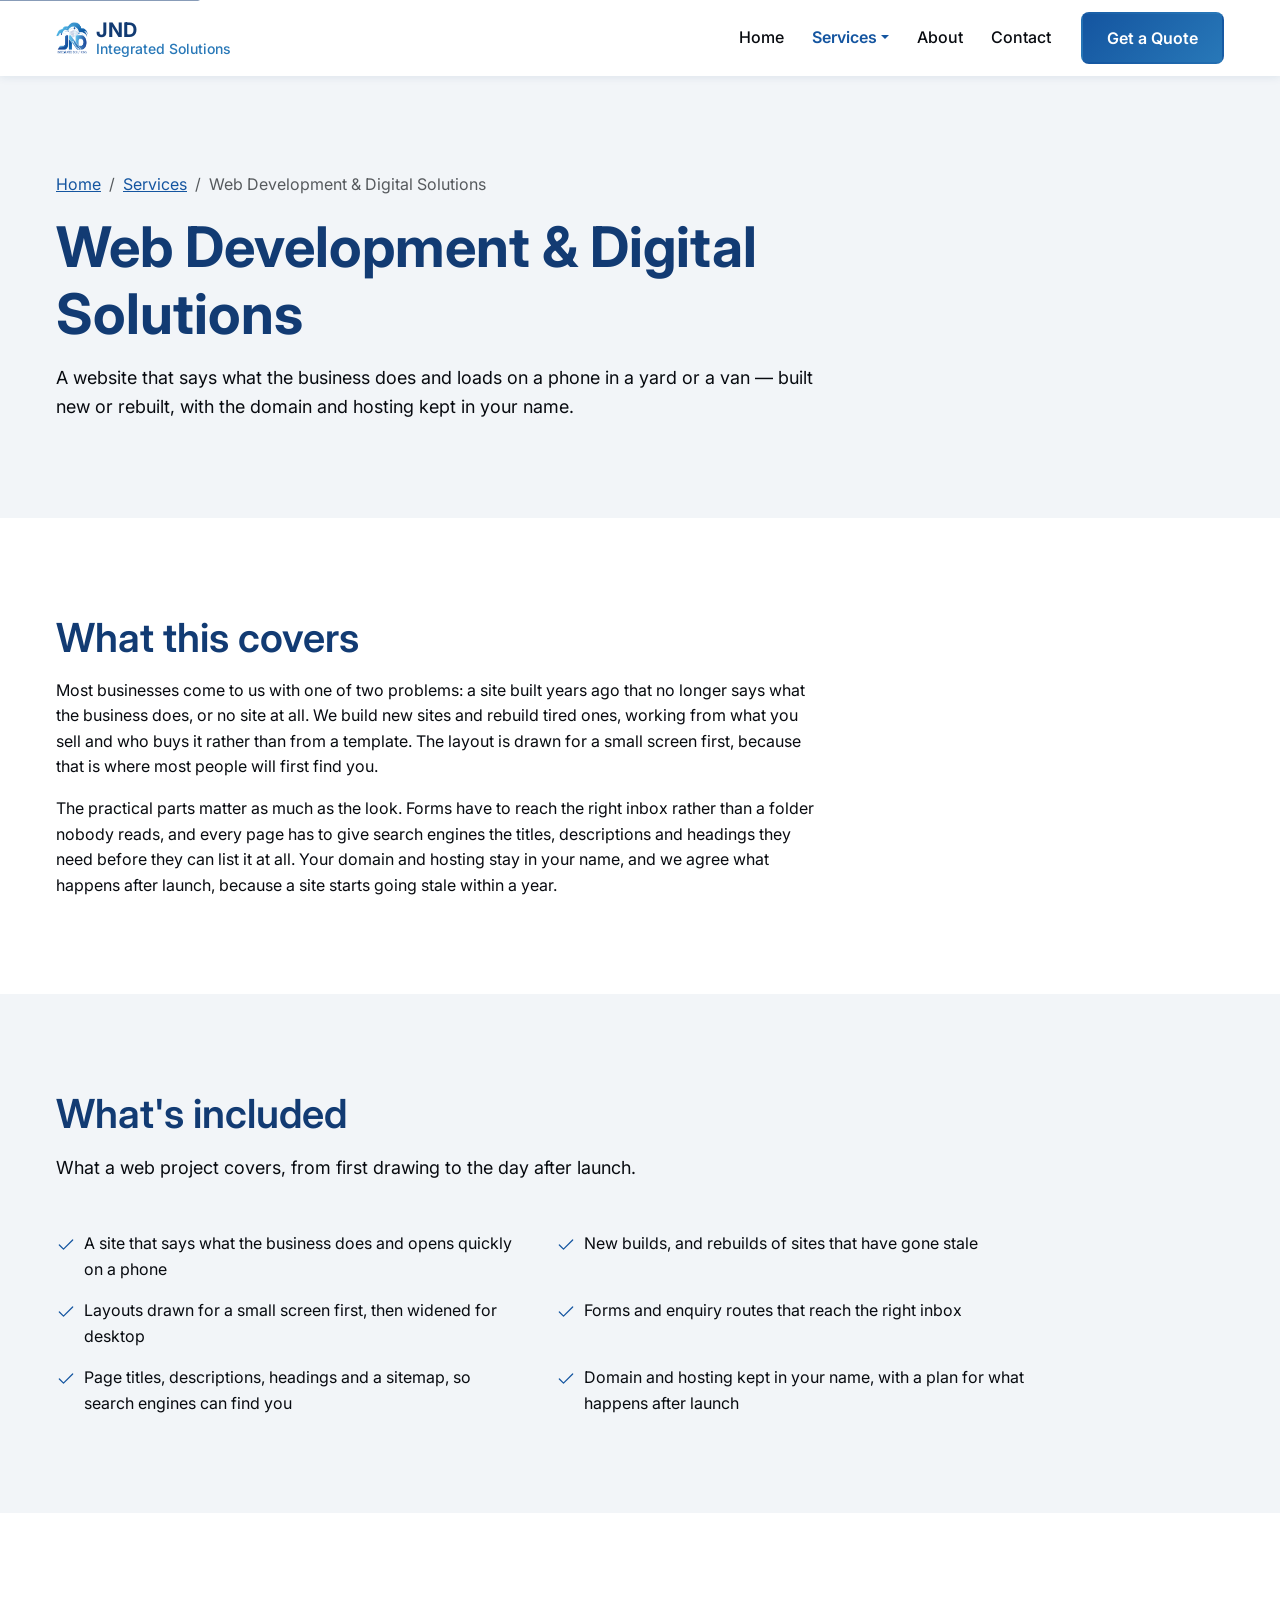
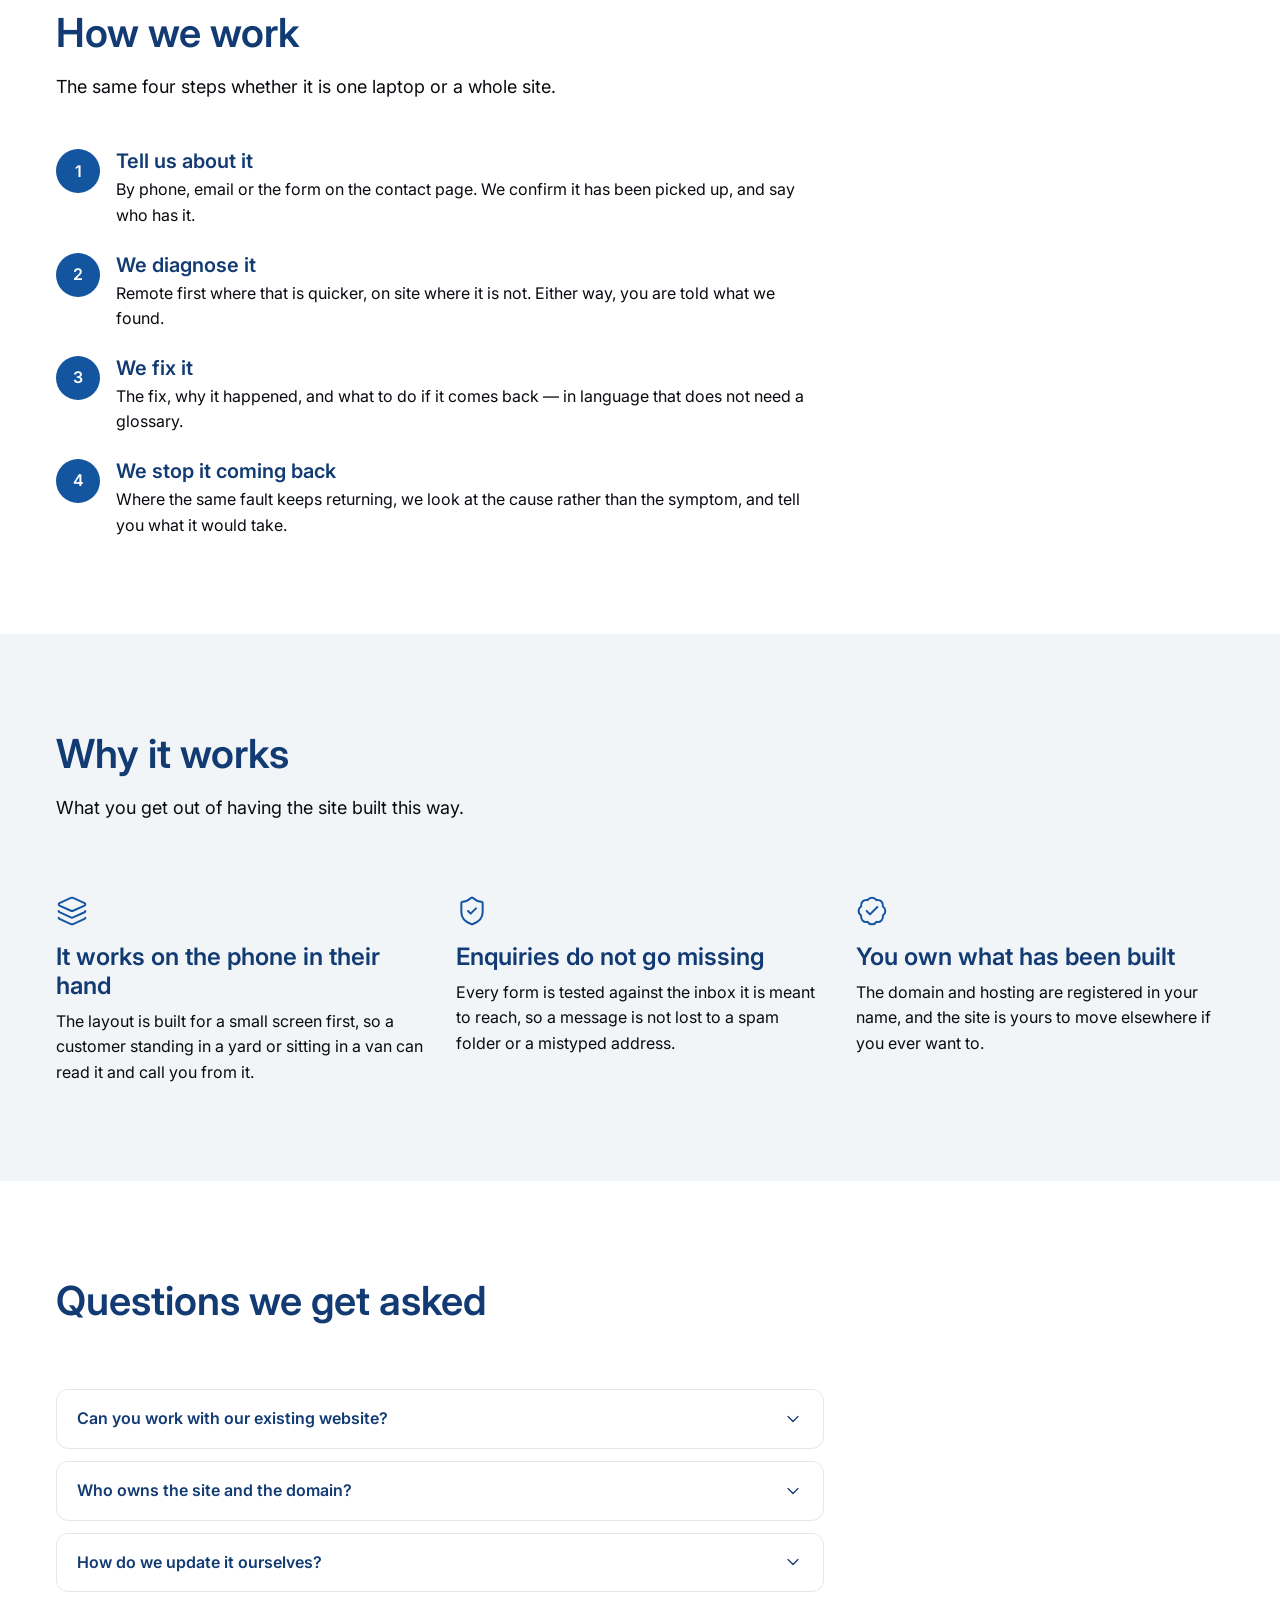
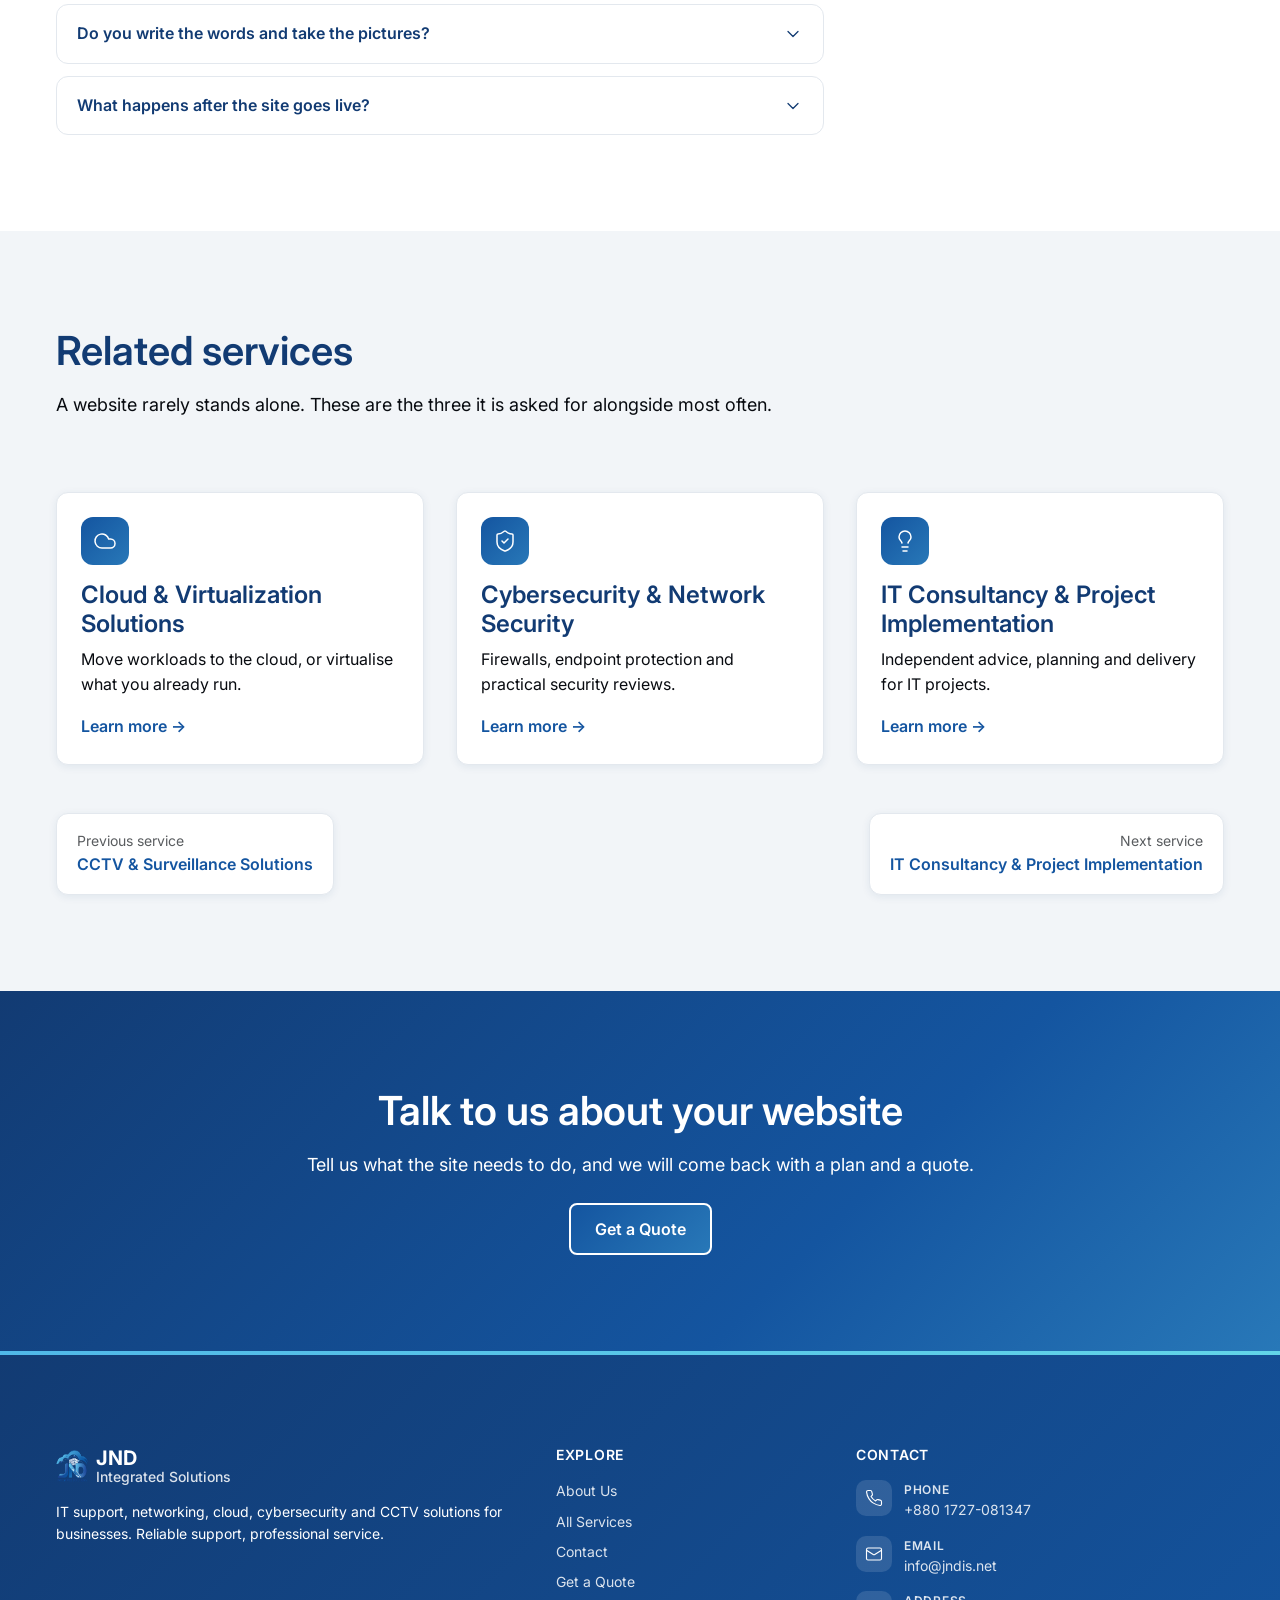
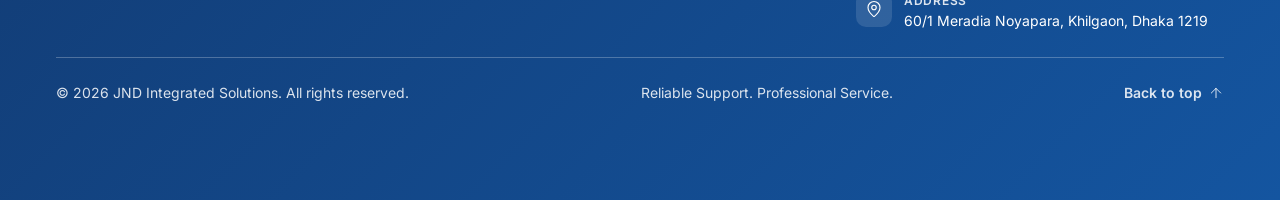
<file: services/web-development.html>
<!DOCTYPE html>
<html lang="en">
<head>
  <meta charset="UTF-8">
  <meta name="viewport" content="width=device-width, initial-scale=1">

  <!--
    BASE TEMPLATE (TASK-005)

    Service detail page. Like services/index.html it lives one level down, so
    every asset and cross-page link is written ../ and its sibling services are
    referenced with no directory at all. tools/check-shared.js resolves links
    before comparing, so the shared blocks are still checked against the root
    pages.

    The head is complete: title, description, canonical and share image are
    all in place, and tools/check-seo.js holds this page to that shape.
  -->
  <title>Web Development &amp; Digital Solutions — JND Integrated Solutions</title>
  <meta name="description" content="Business website design and build: mobile-first layouts, working forms, the search basics, domains and hosting kept in your name, and a plan for after launch.">

  <!-- Canonical URL (TASK-038, TASK-042): the one address a search engine
       should index for this page, absolute against the live domain. -->
  <link rel="canonical" href="https://jndis.net/services/web-development.html">

  <!-- Colours the browser UI on mobile (address bar / tab strip) -->
  <meta name="theme-color" content="#123B73">

  <!-- Declaring an icon stops browsers probing /favicon.ico and logging a 404 -->
  <link rel="icon" type="image/svg+xml" href="../assets/img/favicon.svg">

  <!-- Open Graph — controls link previews on Facebook, LinkedIn, WhatsApp, Slack -->
  <meta property="og:type" content="website">
  <meta property="og:site_name" content="JND Integrated Solutions">
  <meta property="og:locale" content="en">
  <meta property="og:url" content="https://jndis.net/services/web-development.html">
  <meta property="og:title" content="Web Development &amp; Digital Solutions — JND Integrated Solutions">
  <meta property="og:description" content="Business websites built to load on a phone, with working forms, the search basics and a plan for after launch.">

  <!-- Share card (TASK-042): 1200x630, the size link previews are built
       for. Source and regeneration: assets/img/og-image.svg. -->
  <meta property="og:image" content="https://jndis.net/assets/img/og-image.png">
  <meta property="og:image:width" content="1200">
  <meta property="og:image:height" content="630">
  <meta property="og:image:alt" content="JND Integrated Solutions — Reliable Support. Professional Service.">

  <!-- Twitter / X. summary_large_image because the share card below is 1200x630. -->
  <meta name="twitter:card" content="summary_large_image">
  <meta name="twitter:title" content="Web Development &amp; Digital Solutions — JND Integrated Solutions">
  <meta name="twitter:description" content="Business websites built to load on a phone, with working forms, the search basics and a plan for after launch.">
  <meta name="twitter:image" content="https://jndis.net/assets/img/og-image.png">
  <meta name="twitter:image:alt" content="JND Integrated Solutions — Reliable Support. Professional Service.">

  <!-- Inter — brand typeface (DESIGN.md: 400/500/600/700) -->
  <link rel="preconnect" href="https://fonts.googleapis.com">
  <link rel="preconnect" href="https://fonts.gstatic.com" crossorigin>
  <link rel="stylesheet" href="https://fonts.googleapis.com/css2?family=Inter:wght@400;500;600;700&display=swap">

  <!-- Bootstrap 5.3.8 — base styles (must load before assets/css/jnd.css) -->
  <link rel="stylesheet" href="https://cdn.jsdelivr.net/npm/bootstrap@5.3.8/dist/css/bootstrap.min.css">

  <!-- JND brand layer — tokens, type scale, gradients, button/card overrides -->
  <link rel="stylesheet" href="../assets/css/jnd.css">

  <!-- Scroll reveal hook. This has to run before the first paint: it puts
       .js-reveal on the root element, which is what lets jnd.css section 11
       hide [data-reveal] elements. Doing this from reveal.js instead would let
       the page paint normally and then hide itself, which flashes.

       With JavaScript unavailable the class is never set and nothing is ever
       hidden. The timer is the failsafe: if reveal.js never runs — a 404, a
       syntax error, a blocked request — the class is dropped after 3s and
       every band is simply visible. Losing the animation is acceptable.
       Losing the content is not. -->
  <script>
    (function () {
      var root = document.documentElement;
      root.classList.add('js-reveal');
      window.__jndRevealFailsafe = window.setTimeout(function () {
        root.classList.remove('js-reveal');
      }, 3000);
    }());
  </script>

  <!-- Bootstrap 5.3.8 bundle (Popper + Bootstrap) for dropdowns, collapse, etc. -->
  <script defer src="https://cdn.jsdelivr.net/npm/bootstrap@5.3.8/dist/js/bootstrap.bundle.min.js"></script>

  <!-- Mobile menu behaviour. Deferred scripts run in document order, so the
       bundle above is guaranteed to have executed first. -->
  <script defer src="../assets/js/nav.js"></script>

  <!-- Copyright year in the footer -->
  <script defer src="../assets/js/footer.js"></script>

  <!-- Scroll reveal: fades [data-reveal] elements up as they enter the viewport -->
  <script defer src="../assets/js/reveal.js"></script>

  <!-- Opens the FAQ answer named in the URL hash. Everything else on this page
       works without it. -->
  <script defer src="../assets/js/service-page.js"></script>
</head>
<body>

  <!-- First focusable element on the page: lets keyboard users bypass the nav -->
  <a class="skip-link" href="#main">Skip to main content</a>

  <!-- ==========================================================================
       BEGIN shared header
       Keep this block identical on every page. The ONLY per-page difference is
       the active nav link (class="active" plus aria-current="page").
       Edit here, then copy to every other page.
       Check for drift:  node tools/check-shared.js
       ========================================================================== -->
  <header class="site-header sticky-top">
    <nav class="navbar navbar-expand-lg" aria-label="Main">
      <div class="container">

        <!-- Wordmark. The mark is decorative (alt=""), the text carries the name. -->
        <a class="navbar-brand d-flex align-items-center gap-2" href="../index.html">
          <img src="../assets/img/logo.png" alt="" width="32" height="32" class="d-block" decoding="async">
          <span class="d-flex flex-column">
            <span class="site-brand-name">JND</span>
            <span class="site-brand-tagline">Integrated Solutions</span>
          </span>
        </a>

        <button class="navbar-toggler" type="button"
                data-bs-toggle="collapse" data-bs-target="#primaryNav"
                aria-controls="primaryNav" aria-expanded="false"
                aria-label="Toggle navigation">
          <span class="navbar-toggler-icon"></span>
        </button>

        <div class="collapse navbar-collapse" id="primaryNav">
          <ul class="navbar-nav ms-auto align-items-lg-center">

            <li class="nav-item">
              <a class="nav-link" href="../index.html">Home</a>
            </li>

            <li class="nav-item dropdown">
              <!--
                An anchor (not a button) so that if the CDN JS ever fails to load,
                clicking still navigates to the services hub instead of doing nothing.
                With JS active the click toggles the menu, so "All services" below
                provides the keyboard route to that hub page.
              -->
              <a class="nav-link dropdown-toggle active" href="index.html" role="button"
                 aria-current="page" data-bs-toggle="dropdown" aria-expanded="false">Services</a>

              <ul class="dropdown-menu">
                <li><a class="dropdown-item" href="it-support-maintenance.html">IT Support &amp; Maintenance</a></li>
                <li><a class="dropdown-item" href="network-infrastructure.html">Network Infrastructure &amp; Solutions</a></li>
                <li><a class="dropdown-item" href="server-management-hosting.html">Server Management &amp; Hosting</a></li>
                <li><a class="dropdown-item" href="cloud-virtualization.html">Cloud &amp; Virtualization Solutions</a></li>
                <li><a class="dropdown-item" href="cybersecurity.html">Cybersecurity &amp; Network Security</a></li>
                <li><a class="dropdown-item" href="cctv-surveillance.html">CCTV &amp; Surveillance Solutions</a></li>
                <li><a class="dropdown-item" href="web-development.html">Web Development &amp; Digital Solutions</a></li>
                <li><a class="dropdown-item" href="it-consultancy.html">IT Consultancy &amp; Project Implementation</a></li>
                <li><a class="dropdown-item" href="managed-it-services.html">Managed IT Services</a></li>
                <li><a class="dropdown-item" href="equipment-supply-installation.html">IT Equipment Supply &amp; Installation</a></li>
                <li><hr class="dropdown-divider"></li>
                <li><a class="dropdown-item fw-semibold" href="index.html">All services &rarr;</a></li>
              </ul>
            </li>

            <li class="nav-item"><a class="nav-link" href="../about.html">About</a></li>
            <li class="nav-item"><a class="nav-link" href="../contact.html">Contact</a></li>

            <li class="nav-item nav-cta">
              <a class="btn btn-primary" href="../contact.html">Get a Quote</a>
            </li>

          </ul>
        </div>

      </div>
    </nav>
  </header>
  <!-- END shared header ====================================================== -->

  <!-- tabindex="-1" lets the skip link move focus here, not just scroll to it -->
  <main id="main" tabindex="-1">

    <!-- =================================================================
         PAGE HEADER (TASK-016)
         The same Surface band as the services hub, with one more breadcrumb
         level. Detail pages do not reuse the home hero: the gradient marks
         the front door, and the breadcrumb is what tells you where you are.
         ================================================================= -->
    <section class="section bg-surface">
      <div class="container">

        <nav aria-label="Breadcrumb">
          <ol class="breadcrumb mb-3">
            <li class="breadcrumb-item"><a href="../index.html">Home</a></li>
            <li class="breadcrumb-item"><a href="index.html">Services</a></li>
            <li class="breadcrumb-item active" aria-current="page">Web Development &amp; Digital Solutions</li>
          </ol>
        </nav>

        <div class="row">
          <div class="col-12 col-lg-8" data-reveal>
            <h1 class="mb-3">Web Development &amp; Digital Solutions</h1>
            <p class="lead mb-0">
              A website that says what the business does and loads on a phone
              in a yard or a van — built new or rebuilt, with the domain and
              hosting kept in your name.
            </p>
          </div>
        </div>

      </div>
    </section>

    <!-- =================================================================
         OVERVIEW
         Prose, capped at col-lg-8 so the measure stays readable.
         Copy is DRAFT.
         ================================================================= -->
    <section class="section" aria-labelledby="overview-heading">
      <div class="container">

        <div class="row">
          <div class="col-12 col-lg-8" data-reveal>
            <h2 id="overview-heading" class="mb-3">What this covers</h2>
            <p>
              Most businesses come to us with one of two problems: a site built
              years ago that no longer says what the business does, or no site
              at all. We build new sites and rebuild tired ones, working from
              what you sell and who buys it rather than from a template. The
              layout is drawn for a small screen first, because that is where
              most people will first find you.
            </p>
            <p class="mb-0">
              The practical parts matter as much as the look. Forms have to
              reach the right inbox rather than a folder nobody reads, and every
              page has to give search engines the titles, descriptions and
              headings they need before they can list it at all. Your domain and
              hosting stay in your name, and we agree what happens after launch,
              because a site starts going stale within a year.
            </p>
          </div>
        </div>

      </div>
    </section>

    <!-- =================================================================
         WHAT'S INCLUDED
         A check list in two columns. No new CSS: .list-unstyled, the grid,
         .icon and .text-primary already carry it.
         ================================================================= -->
    <section class="section bg-surface" aria-labelledby="included-heading">
      <div class="container">

        <div class="row">
          <div class="col-12 col-lg-8" data-reveal>
            <h2 id="included-heading" class="mb-3">What's included</h2>
            <p class="lead mb-0">
              What a web project covers, from first drawing to the day after launch.
            </p>
          </div>
        </div>

        <div class="row mt-5">
          <div class="col-12 col-lg-10">
            <ul class="row g-3 list-unstyled mb-0">

              <li class="col-12 col-md-6 d-flex gap-2">
                <svg class="icon text-primary flex-shrink-0 mt-1" width="20" height="20" viewBox="0 0 24 24" aria-hidden="true"><path d="M20 6 9 17l-5-5"/></svg>
                <span>A site that says what the business does and opens quickly on a phone</span>
              </li>

              <li class="col-12 col-md-6 d-flex gap-2">
                <svg class="icon text-primary flex-shrink-0 mt-1" width="20" height="20" viewBox="0 0 24 24" aria-hidden="true"><path d="M20 6 9 17l-5-5"/></svg>
                <span>New builds, and rebuilds of sites that have gone stale</span>
              </li>

              <li class="col-12 col-md-6 d-flex gap-2">
                <svg class="icon text-primary flex-shrink-0 mt-1" width="20" height="20" viewBox="0 0 24 24" aria-hidden="true"><path d="M20 6 9 17l-5-5"/></svg>
                <span>Layouts drawn for a small screen first, then widened for desktop</span>
              </li>

              <li class="col-12 col-md-6 d-flex gap-2">
                <svg class="icon text-primary flex-shrink-0 mt-1" width="20" height="20" viewBox="0 0 24 24" aria-hidden="true"><path d="M20 6 9 17l-5-5"/></svg>
                <span>Forms and enquiry routes that reach the right inbox</span>
              </li>

              <li class="col-12 col-md-6 d-flex gap-2">
                <svg class="icon text-primary flex-shrink-0 mt-1" width="20" height="20" viewBox="0 0 24 24" aria-hidden="true"><path d="M20 6 9 17l-5-5"/></svg>
                <span>Page titles, descriptions, headings and a sitemap, so search engines can find you</span>
              </li>

              <li class="col-12 col-md-6 d-flex gap-2">
                <svg class="icon text-primary flex-shrink-0 mt-1" width="20" height="20" viewBox="0 0 24 24" aria-hidden="true"><path d="M20 6 9 17l-5-5"/></svg>
                <span>Domain and hosting kept in your name, with a plan for what happens after launch</span>
              </li>

            </ul>
          </div>
        </div>

      </div>
    </section>

    <!-- ==========================================================================
         BEGIN shared process
         Identical on every service detail page. Edit here, then copy to the
         other nine. Check for drift:  node tools/check-shared.js
         ========================================================================== -->
    <section class="section" aria-labelledby="process-heading">
      <div class="container">

        <div class="row">
          <div class="col-12 col-lg-8" data-reveal>
            <h2 id="process-heading" class="mb-3">How we work</h2>
            <p class="lead mb-0">
              The same four steps whether it is one laptop or a whole site.
            </p>
          </div>
        </div>

        <div class="row mt-5">
          <div class="col-12 col-lg-8">
            <ol class="process-list list-unstyled mb-0">

              <li class="process-step d-flex gap-3">
                <span class="process-number" aria-hidden="true">1</span>
                <div>
                  <h3 class="h5 mb-1">Tell us about it</h3>
                  <p class="mb-0">By phone, email or the form on the contact page. We confirm it has been picked up, and say who has it.</p>
                </div>
              </li>

              <li class="process-step d-flex gap-3">
                <span class="process-number" aria-hidden="true">2</span>
                <div>
                  <h3 class="h5 mb-1">We diagnose it</h3>
                  <p class="mb-0">Remote first where that is quicker, on site where it is not. Either way, you are told what we found.</p>
                </div>
              </li>

              <li class="process-step d-flex gap-3">
                <span class="process-number" aria-hidden="true">3</span>
                <div>
                  <h3 class="h5 mb-1">We fix it</h3>
                  <p class="mb-0">The fix, why it happened, and what to do if it comes back — in language that does not need a glossary.</p>
                </div>
              </li>

              <li class="process-step d-flex gap-3">
                <span class="process-number" aria-hidden="true">4</span>
                <div>
                  <h3 class="h5 mb-1">We stop it coming back</h3>
                  <p class="mb-0">Where the same fault keeps returning, we look at the cause rather than the symptom, and tell you what it would take.</p>
                </div>
              </li>

            </ol>
          </div>
        </div>

      </div>
    </section>
    <!-- END shared process ====================================================== -->

    <!-- =================================================================
         BENEFITS
         The feature-list component (jnd.css section 10), three across.
         No card chrome, so it does not read as a second services grid.
         ================================================================= -->
    <section class="section bg-surface" aria-labelledby="benefits-heading">
      <div class="container">

        <div class="row">
          <div class="col-12 col-lg-8" data-reveal>
            <h2 id="benefits-heading" class="mb-3">Why it works</h2>
            <p class="lead mb-0">
              What you get out of having the site built this way.
            </p>
          </div>
        </div>

        <div class="row g-4 mt-5">

          <div class="col-12 col-md-6 col-lg-4" data-reveal>
            <svg class="icon text-primary d-block mb-3" width="32" height="32" viewBox="0 0 24 24" aria-hidden="true"><path d="M12.83 2.18a2 2 0 0 0-1.66 0L2.6 6.08a1 1 0 0 0 0 1.83l8.58 3.91a2 2 0 0 0 1.66 0l8.58-3.9a1 1 0 0 0 0-1.83z"/><path d="M2 12a1 1 0 0 0 .58.91l8.6 3.91a2 2 0 0 0 1.65 0l8.58-3.9A1 1 0 0 0 22 12"/><path d="M2 17a1 1 0 0 0 .58.91l8.6 3.91a2 2 0 0 0 1.65 0l8.58-3.9A1 1 0 0 0 22 17"/></svg>
            <h3 class="mb-2">It works on the phone in their hand</h3>
            <p class="mb-0">The layout is built for a small screen first, so a customer standing in a yard or sitting in a van can read it and call you from it.</p>
          </div>

          <div class="col-12 col-md-6 col-lg-4" data-reveal>
            <svg class="icon text-primary d-block mb-3" width="32" height="32" viewBox="0 0 24 24" aria-hidden="true"><path d="M20 13c0 5-3.5 7.5-7.66 8.95a1 1 0 0 1-.67-.01C7.5 20.5 4 18 4 13V6a1 1 0 0 1 1-1c2 0 4.5-1.2 6.24-2.72a1.17 1.17 0 0 1 1.52 0C14.51 3.81 17 5 19 5a1 1 0 0 1 1 1z"/><path d="m9 12 2 2 4-4"/></svg>
            <h3 class="mb-2">Enquiries do not go missing</h3>
            <p class="mb-0">Every form is tested against the inbox it is meant to reach, so a message is not lost to a spam folder or a mistyped address.</p>
          </div>

          <div class="col-12 col-md-6 col-lg-4" data-reveal>
            <svg class="icon text-primary d-block mb-3" width="32" height="32" viewBox="0 0 24 24" aria-hidden="true"><path d="M3.85 8.62a4 4 0 0 1 4.78-4.77 4 4 0 0 1 6.74 0 4 4 0 0 1 4.78 4.78 4 4 0 0 1 0 6.74 4 4 0 0 1-4.77 4.78 4 4 0 0 1-6.75 0 4 4 0 0 1-4.78-4.77 4 4 0 0 1 0-6.76Z"/><path d="m16 9-5.5 5.5L8 12"/></svg>
            <h3 class="mb-2">You own what has been built</h3>
            <p class="mb-0">The domain and hosting are registered in your name, and the site is yours to move elsewhere if you ever want to.</p>
          </div>

        </div>

      </div>
    </section>

    <!-- =================================================================
         FAQ
         Native <details>/<summary>, not Bootstrap's .accordion — see
         jnd.css section 12 for why. Each answer has an id so a link can
         point at it; service-page.js opens it.
         ================================================================= -->
    <section class="section" aria-labelledby="faq-heading">
      <div class="container">

        <div class="row">
          <div class="col-12 col-lg-8" data-reveal>
            <h2 id="faq-heading" class="mb-3">Questions we get asked</h2>
          </div>
        </div>

        <div class="row mt-5">
          <div class="col-12 col-lg-8">
            <div class="faq" data-faq>

              <details class="faq-item" id="faq-existing-site">
                <summary class="faq-question">
                  <span>Can you work with our existing website?</span>
                  <svg class="icon faq-chevron" width="20" height="20" viewBox="0 0 24 24" aria-hidden="true"><path d="m6 9 6 6 6-6"/></svg>
                </summary>
                <p class="faq-answer">
                  Often, yes. We can keep the parts that work and rebuild the
                  parts that do not, or start again where the structure is
                  holding you back. We will tell you which of those is worth
                  doing once we have seen the site.
                </p>
              </details>

              <details class="faq-item" id="faq-ownership">
                <summary class="faq-question">
                  <span>Who owns the site and the domain?</span>
                  <svg class="icon faq-chevron" width="20" height="20" viewBox="0 0 24 24" aria-hidden="true"><path d="m6 9 6 6 6-6"/></svg>
                </summary>
                <p class="faq-answer">
                  You do. The domain and hosting are registered in your name,
                  and the words and images on the site are yours as well. If you
                  ever move to another supplier, everything is in your account
                  rather than ours.
                </p>
              </details>

              <details class="faq-item" id="faq-updates">
                <summary class="faq-question">
                  <span>How do we update it ourselves?</span>
                  <svg class="icon faq-chevron" width="20" height="20" viewBox="0 0 24 24" aria-hidden="true"><path d="m6 9 6 6 6-6"/></svg>
                </summary>
                <p class="faq-answer">
                  Small changes — a price, a phone number, a new member of staff
                  — can be made by your team through a simple editing page, and
                  we will show you how. Where a change touches the layout or the
                  code underneath, we make it for you so nothing else moves.
                </p>
              </details>

              <details class="faq-item" id="faq-content">
                <summary class="faq-question">
                  <span>Do you write the words and take the pictures?</span>
                  <svg class="icon faq-chevron" width="20" height="20" viewBox="0 0 24 24" aria-hidden="true"><path d="m6 9 6 6 6-6"/></svg>
                </summary>
                <p class="faq-answer">
                  Either way. Many clients write the words themselves because
                  they know the trade, and we shape them into pages. We can also
                  write them for you, and we will advise on photographs — the
                  good ones are usually taken at your own site rather than
                  bought in.
                </p>
              </details>

              <details class="faq-item" id="faq-after-launch">
                <summary class="faq-question">
                  <span>What happens after the site goes live?</span>
                  <svg class="icon faq-chevron" width="20" height="20" viewBox="0 0 24 24" aria-hidden="true"><path d="m6 9 6 6 6-6"/></svg>
                </summary>
                <p class="faq-answer">
                  A site starts going stale within a year: prices change, staff
                  move on, services come and go. We agree a routine before
                  launch — what gets reviewed, how often, and who sends us the
                  changes — so the site does not quietly fall out of date.
                </p>
              </details>

            </div>
          </div>
        </div>

      </div>
    </section>

    <!-- =================================================================
         RELATED SERVICES + PAGER (TASK-031)
         Both blocks are cross-links out of this page, so they share a band.
         The three related services are a subset of the canonical list, in
         canonical order; the pager is the next and previous entries, which
         wrap around at the ends. tools/check-services.js validates both.
         ================================================================= -->
    <section class="section bg-surface" aria-labelledby="related-heading">
      <div class="container">

        <div class="row">
          <div class="col-12 col-lg-8" data-reveal>
            <h2 id="related-heading" class="mb-3">Related services</h2>
            <p class="lead mb-0">
              A website rarely stands alone. These are the three it is asked for
              alongside most often.
            </p>
          </div>
        </div>

        <!-- BEGIN related services -->
        <div class="row g-4 mt-5">

          <div class="col-12 col-md-6 col-lg-4">
            <div class="card h-100">
              <div class="card-body d-flex flex-column">
                <div class="card-icon mb-3" aria-hidden="true">
                  <svg class="icon" width="24" height="24" viewBox="0 0 24 24"><path d="M17.5 19H9a7 7 0 1 1 6.71-9h1.79a4.5 4.5 0 1 1 0 9Z"/></svg>
                </div>
                <h3 class="mb-2">Cloud &amp; Virtualization Solutions</h3>
                <p class="mb-3">Move workloads to the cloud, or virtualise what you already run.</p>
                <a class="card-link mt-auto" href="cloud-virtualization.html"
                   aria-label="Learn more about Cloud &amp; Virtualization Solutions">Learn more &rarr;</a>
              </div>
            </div>
          </div>

          <div class="col-12 col-md-6 col-lg-4">
            <div class="card h-100">
              <div class="card-body d-flex flex-column">
                <div class="card-icon mb-3" aria-hidden="true">
                  <svg class="icon" width="24" height="24" viewBox="0 0 24 24"><path d="M20 13c0 5-3.5 7.5-7.66 8.95a1 1 0 0 1-.67-.01C7.5 20.5 4 18 4 13V6a1 1 0 0 1 1-1c2 0 4.5-1.2 6.24-2.72a1.17 1.17 0 0 1 1.52 0C14.51 3.81 17 5 19 5a1 1 0 0 1 1 1z"/><path d="m9 12 2 2 4-4"/></svg>
                </div>
                <h3 class="mb-2">Cybersecurity &amp; Network Security</h3>
                <p class="mb-3">Firewalls, endpoint protection and practical security reviews.</p>
                <a class="card-link mt-auto" href="cybersecurity.html"
                   aria-label="Learn more about Cybersecurity &amp; Network Security">Learn more &rarr;</a>
              </div>
            </div>
          </div>

          <div class="col-12 col-md-6 col-lg-4">
            <div class="card h-100">
              <div class="card-body d-flex flex-column">
                <div class="card-icon mb-3" aria-hidden="true">
                  <svg class="icon" width="24" height="24" viewBox="0 0 24 24"><path d="M15 14c.2-1 .7-1.7 1.5-2.5 1-.9 1.5-2.2 1.5-3.5A6 6 0 0 0 6 8c0 1 .2 2.2 1.5 3.5.7.7 1.3 1.5 1.5 2.5"/><path d="M9 18h6"/><path d="M10 22h4"/></svg>
                </div>
                <h3 class="mb-2">IT Consultancy &amp; Project Implementation</h3>
                <p class="mb-3">Independent advice, planning and delivery for IT projects.</p>
                <a class="card-link mt-auto" href="it-consultancy.html"
                   aria-label="Learn more about IT Consultancy &amp; Project Implementation">Learn more &rarr;</a>
              </div>
            </div>
          </div>

        </div>
        <!-- END related services -->

        <!-- BEGIN service pager -->
        <nav class="service-pager d-flex flex-column flex-sm-row gap-3 mt-5" aria-label="Service pagination">

          <a class="service-pager-link" href="cctv-surveillance.html" rel="prev">
            <span class="service-pager-label">Previous service</span>
            <span class="service-pager-name">CCTV &amp; Surveillance Solutions</span>
          </a>

          <a class="service-pager-link ms-sm-auto text-sm-end" href="it-consultancy.html" rel="next">
            <span class="service-pager-label">Next service</span>
            <span class="service-pager-name">IT Consultancy &amp; Project Implementation</span>
          </a>

        </nav>
        <!-- END service pager -->

      </div>
    </section>

    <!-- =================================================================
         CALL TO ACTION
         The page-foot CTA band, same as the home page's and the hub's.
         Copy is DRAFT.
         ================================================================= -->
    <section class="section bg-grad-modern text-white" aria-labelledby="cta-heading">
      <div class="container">

        <div class="row justify-content-center text-center">
          <div class="col-12 col-md-10 col-lg-8" data-reveal>

            <h2 id="cta-heading" class="mb-3">Talk to us about your website</h2>

            <p class="lead mb-4">
              Tell us what the site needs to do, and we will come back with a
              plan and a quote.
            </p>

            <a class="btn btn-primary" href="../contact.html">Get a Quote</a>

          </div>
        </div>

      </div>
    </section>

  </main>

  <!-- ==========================================================================
       BEGIN shared footer
       Identical on every page — there is no per-page variation at all.
       Check for drift:  node tools/check-shared.js
       ========================================================================== -->
  <footer class="section site-footer bg-grad-primary text-white">
    <div class="container">

      <div class="row g-4 g-lg-5">

        <!-- Brand -->
        <div class="col-12 col-lg-5">
          <a class="d-inline-flex align-items-center gap-2 mb-3" href="../index.html">
            <img src="../assets/img/logo.png" alt="" width="32" height="32" class="d-block" loading="lazy" decoding="async">
            <span class="d-flex flex-column">
              <span class="site-brand-name">JND</span>
              <span class="site-brand-tagline">Integrated Solutions</span>
            </span>
          </a>
          <p class="small mb-4">
            IT support, networking, cloud, cybersecurity and CCTV solutions for
            businesses. Reliable support, professional service.
          </p>
        </div>

        <!-- Explore -->
        <div class="col-12 col-md-6 col-lg-3">
          <h2 class="site-footer-title mb-3">Explore</h2>
          <ul class="list-unstyled mb-0 small">
            <li class="mb-2"><a href="../about.html">About Us</a></li>
            <li class="mb-2"><a href="../services/index.html">All Services</a></li>
            <li class="mb-2"><a href="../contact.html">Contact</a></li>
            <li class="mb-0"><a href="../contact.html">Get a Quote</a></li>
          </ul>
        </div>

        <!-- Contact — phone and email are live links; the address is plain text
             until there is a map to point at. -->
        <div class="col-12 col-md-6 col-lg-4">
          <h2 class="site-footer-title mb-3">Contact</h2>
          <ul class="list-unstyled footer-contact mb-0 small">
            <li>
              <span class="footer-contact-icon" aria-hidden="true">
                <svg class="icon" width="18" height="18" viewBox="0 0 24 24"><path d="M22 16.92v3a2 2 0 0 1-2.18 2 19.79 19.79 0 0 1-8.63-3.07 19.5 19.5 0 0 1-6-6 19.79 19.79 0 0 1-3.07-8.67A2 2 0 0 1 4.11 2h3a2 2 0 0 1 2 1.72 12.84 12.84 0 0 0 .7 2.81 2 2 0 0 1-.45 2.11L8.09 9.91a16 16 0 0 0 6 6l1.27-1.27a2 2 0 0 1 2.11-.45 12.84 12.84 0 0 0 2.81.7A2 2 0 0 1 22 16.92z"/></svg>
              </span>
              <span>
                <span class="footer-contact-label">Phone</span>
                <a href="tel:+8801727081347">+880 1727-081347</a>
              </span>
            </li>
            <li>
              <span class="footer-contact-icon" aria-hidden="true">
                <svg class="icon" width="18" height="18" viewBox="0 0 24 24"><rect width="20" height="16" x="2" y="4" rx="2"/><path d="m22 7-8.97 5.7a1.94 1.94 0 0 1-2.06 0L2 7"/></svg>
              </span>
              <span>
                <span class="footer-contact-label">Email</span>
                <a href="mailto:info@jndis.net">info@jndis.net</a>
              </span>
            </li>
            <li>
              <span class="footer-contact-icon" aria-hidden="true">
                <svg class="icon" width="18" height="18" viewBox="0 0 24 24"><path d="M20 10c0 4.993-5.539 10.193-7.399 11.799a1 1 0 0 1-1.202 0C9.539 20.193 4 14.993 4 10a8 8 0 0 1 16 0"/><circle cx="12" cy="10" r="3"/></svg>
              </span>
              <span>
                <span class="footer-contact-label">Address</span>
                <span>60/1 Meradia Noyapara, Khilgaon, Dhaka 1219</span>
              </span>
            </li>
          </ul>
        </div>

      </div>

      <!-- Bootstrap's <hr> inherits the footer's colour at 25% opacity, so this
           renders as a subtle white divider with no extra classes. -->
      <hr class="my-4">

      <div class="site-footer-meta d-flex flex-column flex-lg-row align-items-lg-center justify-content-between gap-3 small">
        <p class="mb-0">
          &copy; <span data-current-year>2026</span> JND Integrated Solutions. All rights reserved.
        </p>
        <p class="mb-0">Reliable Support. Professional Service.</p>
        <a class="footer-top" href="#main">
          Back to top
          <svg class="icon" width="16" height="16" viewBox="0 0 24 24" aria-hidden="true"><path d="m5 12 7-7 7 7"/><path d="M12 19V5"/></svg>
        </a>
      </div>

    </div>
  </footer>
  <!-- END shared footer ====================================================== -->

</body>
</html>
</file>
<file: assets/css/jnd.css>
/* ==========================================================================
   JND Integrated Solutions — brand layer
   ==========================================================================
   Loaded AFTER bootstrap.min.css, so these rules win.

   Contents
     1. Design tokens
     2. Typography
     3. Layout: container and section
     4. Utilities: surface and gradients
     5. Buttons
     6. Cards
     7. Header
     8. Footer
     9. Skip link, focus and reduced motion (accessibility)
    10. Icons
    11. Scroll reveal
    12. Service detail pages

   Source of truth: docs/DESIGN.md. Keep the two in sync when either changes.
   ========================================================================== */

/* 1. Design tokens -------------------------------------------------------- */

:root {
  /* JND palette */
  --jnd-primary:   #1455A0;
  --jnd-secondary: #123B73;
  --jnd-accent:    #50B8E8;
  --jnd-highlight: #62D5E8;
  --jnd-midblue:   #2878B8;  /* darkened from #2E83C5 so white text clears AA on white */
  --jnd-surface:   #F2F5F8;
  --jnd-ink:       #080B10;
  --jnd-border:    #E3E8EE;

  /* Bootstrap overrides.
     Note: Bootstrap compiles component colours (e.g. .btn-primary) to literal
     values, so overriding --bs-primary alone is not enough to restyle buttons
     or cards. Those are handled explicitly in sections 5 and 6. */
  --bs-body-font-family: 'Inter', system-ui, sans-serif;
  --bs-body-font-size: 1rem;
  --bs-body-line-height: 1.6;
  --bs-body-color: var(--jnd-ink);
  --bs-body-bg: #FFFFFF;

  --bs-primary: var(--jnd-primary);
  --bs-primary-rgb: 20, 85, 160;
  --bs-secondary: var(--jnd-secondary);
  --bs-secondary-rgb: 18, 59, 115;

  --bs-link-color: var(--jnd-primary);
  --bs-link-color-rgb: 20, 85, 160;
  --bs-link-hover-color: var(--jnd-midblue);

  --bs-border-color: var(--jnd-border);
  --bs-border-radius: 12px;    /* cards */
  --bs-border-radius-sm: 8px;  /* inputs */

  --bs-heading-color: var(--jnd-secondary);
}

/* 2. Typography ----------------------------------------------------------- */
/* Scale from DESIGN.md, mobile -> desktop. h1 is the 700 "hero" weight. */

h1, .h1 { font-weight: 700; font-size: clamp(2.25rem, 5vw, 3.5rem); }    /* 36 -> 56px */
h2, .h2 { font-weight: 600; font-size: clamp(1.75rem, 3.5vw, 2.5rem); }  /* 28 -> 40px */
h3, .h3 { font-weight: 600; font-size: clamp(1.25rem, 2vw, 1.5rem); }    /* 20 -> 24px */
h4, .h4, h5, .h5, h6, .h6 { font-weight: 600; }

/* Heading colour comes from --bs-heading-color above. A gradient band sets that
   token to white itself (section 4), so headings inside one need no extra class.
   Adding .text-white to the band would NOT work: Bootstrap declares color
   directly on heading elements, and a direct declaration beats an inherited one. */

p { line-height: 1.6; }
.lead { font-size: 1.125rem; font-weight: 400; line-height: 1.6; }

/* Labels use weight 500 per DESIGN.md */
.form-label, label { font-weight: 500; }

small, .small { font-size: 14px; }

/* 3. Layout: container and section ---------------------------------------- */
/* Bootstrap gives containers 12px of side padding. Bump it to 16px and keep
   .row in sync — rows pull back by half the gutter, so the two values must
   match or column edges drift out of line with the padding. */

.container,
.container-fluid {
  --bs-gutter-x: 2rem; /* 16px each side */
}

.row {
  --bs-gutter-x: 2rem; /* half of this becomes the negative margin */
}

/* Max content width: 1200px, centered */
@media (min-width: 1200px) {
  .container { max-width: 1200px; }
}

/* Vertical rhythm for every page band. DESIGN.md specifies 64px / 96px, which
   is 4rem / 6rem — beyond Bootstrap's spacing utilities, which stop at 5 (3rem).
   Sections sit on White by default; add .bg-surface to alternate.
   Put a .container inside the section, never the other way round. */
.section {
  padding-top: 4rem;
  padding-bottom: 4rem;
}

@media (min-width: 992px) {
  .section {
    padding-top: 6rem;
    padding-bottom: 6rem;
  }
}

/* 4. Utilities: surface and gradients ------------------------------------- */

.bg-surface { background-color: var(--jnd-surface) !important; }

.bg-grad-primary   { background-image: linear-gradient(135deg, var(--jnd-secondary), var(--jnd-primary)); }
.bg-grad-accent    { background-image: linear-gradient(135deg, var(--jnd-primary),   var(--jnd-midblue)); }
.bg-grad-highlight { background-image: linear-gradient(135deg, var(--jnd-midblue),   var(--jnd-highlight)); }

/* Modern is the band behind the hero and the CTA banner, both of which carry
   white text, so it ends at Mid Blue rather than Highlight. White on Highlight
   (#62D5E8) measures only 1.72:1 against AA's 4.5:1 floor; this sweep holds
   5.67:1 or better across the whole area text can occupy. See DESIGN.md. */
.bg-grad-modern    { background-image: linear-gradient(135deg, var(--jnd-secondary) 0%, var(--jnd-primary) 65%, var(--jnd-midblue) 100%); }

/* Bands that carry text whiten their headings through the inherited token.
   Highlight is deliberately absent — it is far too light to carry white text. */
.bg-grad-primary,
.bg-grad-accent,
.bg-grad-modern {
  --bs-heading-color: #fff;
}

/* Accent (#50B8E8) deliberately has NO text utility: it reaches only 2.24:1 on
   white, so an accent-coloured text class would be a trap. Accent is for icon
   tiles, borders and decoration. Mid Blue is the safe blue for text. */
.text-midblue { color: var(--jnd-midblue) !important; }

/* 5. Buttons -------------------------------------------------------------- */
/* All variants: 8px radius, 12/24 padding, 600 weight, 44px min height.
   --bs-btn-border-width is lifted to 2px site-wide so the bordered and
   borderless variants render at an identical height. */

.btn {
  --bs-btn-border-width: 2px;
  --bs-btn-disabled-opacity: .5;

  border-radius: 8px;
  padding: 12px 24px;
  font-weight: 600;
  min-height: 44px;
  transition:
    color .2s ease-out,
    background-color .2s ease-out,
    background-image .2s ease-out,
    border-color .2s ease-out,
    box-shadow .2s ease-out,
    transform .2s ease-out;
}

/* Primary — accent gradient, white text; hover goes solid Primary with a lift */
.btn-primary {
  --bs-btn-color: #fff;
  --bs-btn-bg: var(--jnd-primary);
  --bs-btn-border-color: transparent;
  --bs-btn-hover-color: #fff;
  --bs-btn-hover-bg: var(--jnd-primary);
  --bs-btn-hover-border-color: transparent;
  --bs-btn-active-color: #fff;
  --bs-btn-active-bg: var(--jnd-secondary);
  --bs-btn-active-border-color: transparent;
  --bs-btn-disabled-color: #fff;
  --bs-btn-disabled-bg: var(--jnd-primary);
  --bs-btn-disabled-border-color: transparent;
  --bs-btn-focus-shadow-rgb: 80, 184, 232;

  /* Ends at Mid Blue, not Accent. White on Accent (#50B8E8) is only 2.24:1,
     and the far end of a button label sits over exactly that area. Capping the
     gradient at #2878B8 lifts the worst case inside the label to 4.94:1. */
  background-image: linear-gradient(135deg, var(--jnd-primary), var(--jnd-midblue));
}
.btn-primary:hover,
.btn-primary:focus,
.btn-primary:active {
  background-image: none; /* reveal the solid background-color */
}
.btn-primary:hover { transform: translateY(-1px); }

/* On a band that is itself a brand gradient, the primary button needs a visible
   edge. Its fill is linear-gradient(135deg, #1455A0, #2878B8) — the same two
   colours as the outer 35% of .bg-grad-modern, running the same way — and its
   border is transparent, so where the two line up the button measures as
   little as 1.59:1 against the band behind it. The label stays readable
   (5.88:1); it is the shape that disappears.

   WCAG 1.4.11 asks 3:1 of a UI component's boundary. White is 7.98:1 against
   the band and 7.40:1 against the button, so the edge reads wherever it lands.
   Scoped to the gradient bands, the only place the button's own colours can
   coincide with its background. */
.bg-grad-primary .btn-primary,
.bg-grad-accent .btn-primary,
.bg-grad-modern .btn-primary {
  --bs-btn-border-color: #fff;
  --bs-btn-hover-border-color: #fff;
  --bs-btn-active-border-color: #fff;
  --bs-btn-disabled-border-color: #fff;
}

/* Secondary — white fill, 2px Primary border, Primary text; hover fills Surface.
   Bootstrap's .btn-outline-primary normally fills with Primary on hover, so the
   hover/active colours are overridden to match DESIGN.md instead. */
.btn-outline-primary {
  --bs-btn-color: var(--jnd-primary);
  --bs-btn-border-color: var(--jnd-primary);
  --bs-btn-hover-color: var(--jnd-primary);
  --bs-btn-hover-bg: var(--jnd-surface);
  --bs-btn-hover-border-color: var(--jnd-primary);
  --bs-btn-active-color: var(--jnd-primary);
  --bs-btn-active-bg: var(--jnd-border);
  --bs-btn-active-border-color: var(--jnd-secondary);
  --bs-btn-disabled-color: var(--jnd-primary);
  --bs-btn-disabled-bg: transparent;
  --bs-btn-disabled-border-color: var(--jnd-primary);
  --bs-btn-focus-shadow-rgb: 80, 184, 232;
}

/* Ghost / on dark — transparent, white border and text; hover inverts */
.btn-outline-light {
  --bs-btn-color: #fff;
  --bs-btn-border-color: #fff;
  --bs-btn-hover-color: var(--jnd-secondary);
  --bs-btn-hover-bg: #fff;
  --bs-btn-hover-border-color: #fff;
  --bs-btn-active-color: var(--jnd-secondary);
  --bs-btn-active-bg: #fff;
  --bs-btn-active-border-color: #fff;
  --bs-btn-focus-shadow-rgb: 255, 255, 255;
}

/* Destructive — forms only. Hover/active are darker shades of #C62828 so the
   button does not fall back to Bootstrap's stock red on interaction. */
.btn-danger {
  --bs-btn-bg: #C62828;
  --bs-btn-border-color: #C62828;
  --bs-btn-hover-bg: #A82222;
  --bs-btn-hover-border-color: #9E1F1F;
  --bs-btn-active-bg: #9E1F1F;
  --bs-btn-active-border-color: #941D1D;
  --bs-btn-focus-shadow-rgb: 198, 40, 40;
  --bs-btn-disabled-bg: #C62828;
  --bs-btn-disabled-border-color: #C62828;
}

/* 6. Cards ---------------------------------------------------------------- */

.card {
  --bs-card-border-color: var(--jnd-border);
  --bs-card-border-radius: 12px;
  --bs-card-cap-bg: transparent;

  border: 1px solid var(--jnd-border);
  border-radius: 12px;
  box-shadow: 0 2px 8px rgba(18, 59, 115, .08);
  transition: box-shadow .2s ease-out, transform .2s ease-out;
}

.card:hover {
  box-shadow: 0 8px 24px rgba(18, 59, 115, .14);
  transform: translateY(-2px);
}

.card-body { padding: 24px; }

/* Service-card icon tile: 48px, accent gradient, white glyph.
   Capped at Mid Blue, not Accent: the glyph reaches the light end, and white on
   Accent measures 2.93:1 against the 3:1 needed for a meaningful graphic.
   Capped, the worst point the glyph can reach is 5.27:1. */
.card-icon {
  display: grid;
  place-items: center;
  width: 48px;
  height: 48px;
  border-radius: 12px;
  background-image: linear-gradient(135deg, var(--jnd-primary), var(--jnd-midblue));
  color: #fff;
  flex: 0 0 auto;
}

/* "Learn more ->" link on service cards */
.card-link {
  font-weight: 600;
  text-decoration: none;
}
.card-link:hover { text-decoration: underline; }

/* 7. Header --------------------------------------------------------------- */

/* Sticky white bar with a brand-tinted bottom shadow (DESIGN.md: "subtle").
   Shadow colour matches the card shadows rather than Bootstrap's grey .shadow-sm. */
.site-header {
  background-color: #fff;
  box-shadow: 0 2px 8px rgba(18, 59, 115, .08);
}

/* Navbar is themed entirely through Bootstrap's --bs-navbar-* variables, so no
   rule here fights Bootstrap's own specificity. */
.navbar {
  --bs-navbar-padding-y: .75rem;
  --bs-navbar-nav-link-padding-x: .875rem;
  --bs-navbar-color: var(--jnd-ink);
  --bs-navbar-hover-color: var(--jnd-primary);
  --bs-navbar-active-color: var(--jnd-primary);
  --bs-navbar-brand-color: var(--jnd-secondary);
  --bs-navbar-brand-hover-color: var(--jnd-primary);
  --bs-navbar-toggler-border-color: var(--jnd-border);
  --bs-navbar-toggler-focus-width: 2px;
}

/* 500 weight for nav links, 600 for the current page (DESIGN.md weights) */
.navbar .nav-link { font-weight: 500; }
.navbar .nav-link.active { font-weight: 600; }

/* Wordmark. Sizes stay on the documented scale: 1.25rem is H3, .875rem is Small. */
.site-brand-name {
  font-size: 1.25rem;
  font-weight: 700;
  line-height: 1.1;
  color: var(--jnd-secondary);
}
.site-brand-tagline {
  font-size: .875rem;
  font-weight: 500;
  line-height: 1.1;
  color: var(--jnd-midblue);
}

/* Services dropdown: wide enough for the longest service name, brand-tinted
   shadow, Surface hover instead of Bootstrap's default light grey. */
.navbar .dropdown-menu {
  --bs-dropdown-min-width: 21rem;
  --bs-dropdown-border-color: var(--jnd-border);
  --bs-dropdown-border-radius: 12px;
  --bs-dropdown-link-hover-bg: var(--jnd-surface);
  --bs-dropdown-link-hover-color: var(--jnd-primary);
  --bs-dropdown-link-active-bg: var(--jnd-primary);
  --bs-dropdown-link-active-color: #fff;
  --bs-dropdown-item-padding-y: .5rem;

  box-shadow: 0 8px 24px rgba(18, 59, 115, .14);
}

/* Bootstrap sets white-space: nowrap on dropdown items, which would push
   "IT Consultancy & Project Implementation" past the menu edge. */
.navbar .dropdown-menu .dropdown-item { white-space: normal; }

/* "Get a Quote" CTA sits beside the nav links on desktop only — stacked on
   mobile it should not be indented. */
@media (min-width: 992px) {
  .navbar .nav-cta { margin-left: 1rem; }
}

/* 8. Footer --------------------------------------------------------------- */
/* Sits on the Primary gradient (.bg-grad-primary) with white text. Vertical
   rhythm comes from the shared .section component, which the footer element
   carries alongside this class. No padding is declared here. */

/* Links must be inverted: Bootstrap's --bs-link-color (#1455A0) is almost
   invisible on this gradient. 85% white measures 5.86:1 against the lighter
   end of the gradient, so it clears AA. */
.site-footer a {
  color: rgba(255, 255, 255, .85);
  text-decoration: none;
}
.site-footer a:hover {
  color: #fff;
  text-decoration: underline;
}

/* Column headings are real <h2> elements so screen readers can navigate by
   heading. They are NOT Highlight coloured: #62D5E8 only reaches 4.31:1 on the
   lighter end of the gradient, under the AA floor of 4.5:1 at this text size.
   White measures 7.4:1, so hierarchy comes from size, weight and uppercase. */
.site-footer-title {
  font-size: .875rem;
  font-weight: 600;
  text-transform: uppercase;
  letter-spacing: .05em;
  color: #fff;
}

/* Bootstrap's .text-white-50 only reaches 3.1:1 here and would fail AA. */
.site-footer-meta {
  color: rgba(255, 255, 255, .85);
}

/* The wordmark is Secondary navy in the header; it has to invert down here. */
.site-footer .site-brand-name { color: #fff; }
.site-footer .site-brand-tagline { color: rgba(255, 255, 255, .85); }

/* Accent hairline across the top edge: a small brand gesture that separates
   the footer from whatever band sits above it. Decorative only — no text ever
   sits over it — so Accent/Highlight are safe here. Accent is deliberately
   never a text colour (see the note on .text-midblue). */
.site-footer {
  position: relative;
}
.site-footer::before {
  content: "";
  position: absolute;
  inset: 0 0 auto 0;
  height: .25rem;
  background-image: linear-gradient(90deg, var(--jnd-accent), var(--jnd-highlight));
}

/* Contact rows: icon badge + label + value, so phone/email/address scan at a
   glance instead of reading as three identical lines. The badge is decoration
   (the wrapper carries aria-hidden); the label and value carry the meaning and
   stay at 85% white — 5.86:1 on the lighter end of the gradient, so AA holds.
   The badge is sized in rem, not px, to stay inside the fluid-width rule that
   check-responsive.js enforces on the stylesheet. */
.footer-contact li {
  display: flex;
  align-items: flex-start;
  gap: .75rem;
}
.footer-contact li + li { margin-top: .875rem; }
.footer-contact-icon {
  flex: 0 0 auto;
  display: grid;
  place-items: center;
  width: 2.25rem;
  height: 2.25rem;
  border-radius: 10px;
  background-color: rgba(255, 255, 255, .12);
  color: #fff;
}
.footer-contact-label {
  display: block;
  font-size: .75rem;
  font-weight: 600;
  letter-spacing: .06em;
  text-transform: uppercase;
  color: rgba(255, 255, 255, .85);
}

/* Back-to-top affordance in the bottom bar. */
.footer-top {
  display: inline-flex;
  align-items: center;
  gap: .375rem;
  font-weight: 600;
}

/* 9. Skip link, focus and reduced motion ---------------------------------- */

/* Skip link: off-screen until focused, then pinned to the top-left. Uses
   :focus rather than :focus-visible so it can never be focused but invisible. */
.skip-link {
  position: absolute;
  top: 0;
  left: 0;
  z-index: 1080;
  padding: 12px 24px;
  background-color: var(--jnd-secondary);
  color: #fff;
  font-weight: 600;
  border-radius: 0 0 8px 0;
  transform: translateY(-100%);
  transition: transform .2s ease-out;
}
.skip-link:focus {
  transform: translateY(0);
  color: #fff;
}

/* Visible focus ring per DESIGN.md. Bootstrap already handles form controls,
   so this covers links and buttons only to avoid doubling the indicator.

   Two-tone on purpose. A single Accent ring measures 2.24:1 on white and
   2.05:1 on Surface — both below the 3:1 WCAG 1.4.11 asks of a focus
   indicator. The navy outline carries light backgrounds (7.4:1 on white);
   the white shadow fills the 2px offset gap so the indicator stays visible on
   the dark hero and footer bands (7.4:1 there). Whichever band it lands on,
   one of the two rings contrasts. */
a:focus-visible,
.btn:focus-visible,
.faq-question:focus-visible {
  outline: 2px solid var(--jnd-secondary);
  outline-offset: 2px;
  box-shadow: 0 0 0 2px #fff;
}

/* Disable all non-essential motion. Transforms are switched off too, not just
   the transitions — otherwise the hover lift still snaps into place. */
@media (prefers-reduced-motion: reduce) {
  *,
  *::before,
  *::after {
    animation-duration: .01ms !important;
    animation-iteration-count: 1 !important;
    transition-duration: .01ms !important;
    scroll-behavior: auto !important;
  }

  .card:hover,
  .btn-primary:hover,
  .service-pager-link:hover {
    transform: none;
  }
}

/* 10. Icons --------------------------------------------------------------- */
/* Lucide (https://lucide.dev, ISC licence) inlined into the markup rather than
   pulled from a CDN script. Inlining costs about 3KB of HTML for the whole
   home page and buys three things: no third-party script, nothing that can
   fail at runtime, and no empty tiles while an icon font or sprite loads.

   Only viewBox and the path data stay in the HTML. The presentation lives
   here, at DESIGN.md's 1.5px stroke, so each icon is one line of markup. */

.icon {
  fill: none;
  stroke: currentColor;
  stroke-width: 1.5;
  stroke-linecap: round;
  stroke-linejoin: round;
}

/* 11. Scroll reveal ------------------------------------------------------- */
/* Elements marked [data-reveal] fade up 16px the first time they enter the
   viewport, once each. assets/js/reveal.js does the observing.

   The hidden state is gated on .js-reveal, which a small inline script in
   <head> puts on <html> before the first paint. Two things follow from that:
   with JavaScript unavailable the class is never set, so nothing is ever
   hidden; and because it is set in <head> rather than at the end of the body,
   the page never paints normally and then hides itself.

   Only the revealing content is transformed, never a .card. A card already
   uses transform for its hover lift, and a transform here would race with it.
   That is why [data-reveal] goes on the .col wrapper instead. */

.js-reveal [data-reveal] {
  opacity: 0;
  transform: translateY(16px);
  transition: opacity 300ms ease-out, transform 300ms ease-out;
}

.js-reveal [data-reveal].is-visible {
  opacity: 1;
  transform: none;
}

/* Belt and braces. reveal.js already declines to run under reduced motion, and
   the <head> script drops the class if reveal.js never arrives — but a page of
   invisible content is a bad enough failure to guard twice. */
@media (prefers-reduced-motion: reduce) {
  .js-reveal [data-reveal] {
    opacity: 1;
    transform: none;
  }
}

/* 12. Service detail pages ------------------------------------------------- */
/* The FAQ accordion, the numbered process list and the previous/next pager.
   The "what's included" list needs nothing here: .list-unstyled, the Bootstrap
   grid, .icon and .text-primary already carry it. See DESIGN.md, "Service
   detail page". */

/* FAQ accordion — native <details> / <summary>.

   Deliberately NOT Bootstrap's .accordion. Bootstrap's collapse hides an
   unopened panel with .collapse:not(.show) { display: none }, so if the CDN
   bundle ever failed to load the answers would not merely stop animating —
   they would be unreachable. <details> is the same widget with no JavaScript
   and nothing to fail, and the browser announces the question, the answer and
   the open/closed state itself.

   The trade-off is real and accepted: a <summary> is not a heading, so the
   questions cannot be reached with heading navigation. Losing that is better
   than losing the answers. */

.faq-item {
  border: 1px solid var(--jnd-border);
  border-radius: 12px;
  background-color: #fff;
}

.faq-item + .faq-item { margin-top: .75rem; }

/* The open item takes the Primary border, so which one is expanded still reads
   without relying on the chevron's rotation. */
.faq-item[open] { border-color: var(--jnd-primary); }

.faq-question {
  display: flex;
  align-items: center;
  justify-content: space-between;
  gap: 1rem;
  padding: 1rem 1.25rem;
  font-weight: 600;
  color: var(--jnd-secondary);   /* 11.06:1 on white */

  /* Hides the browser's own disclosure triangle, in every engine. */
  list-style: none;
}
.faq-question::-webkit-details-marker { display: none; }

/* Rotates the inlined chevron rather than swapping two images. */
.faq-chevron {
  flex: 0 0 auto;
  transition: transform .2s ease-out;
}
.faq-item[open] .faq-chevron { transform: rotate(180deg); }

.faq-answer {
  margin: 0;
  padding: 0 1.25rem 1.25rem;
}

/* Numbered process steps. The <ol> carries the sequence for assistive
   technology, so the visible numerals are decoration and are aria-hidden. */

.process-step + .process-step { margin-top: 1.5rem; }

.process-number {
  display: grid;
  place-items: center;
  flex: 0 0 auto;
  width: 44px;
  height: 44px;
  border-radius: 50%;
  background-color: var(--jnd-primary);   /* white numeral: 7.40:1 */
  color: #fff;
  font-weight: 600;
}

/* Previous / next service. Same chrome as a card, because that is what it is:
   a link that behaves like one. */
.service-pager-link {
  display: block;
  padding: 1rem 1.25rem;
  border: 1px solid var(--jnd-border);
  border-radius: 12px;
  background-color: #fff;
  text-decoration: none;
  box-shadow: 0 2px 8px rgba(18, 59, 115, .08);
  transition: box-shadow .2s ease-out, transform .2s ease-out;
}
.service-pager-link:hover {
  box-shadow: 0 8px 24px rgba(18, 59, 115, .14);
  transform: translateY(-2px);
}
.service-pager-label {
  display: block;
  font-size: .875rem;
  color: var(--bs-secondary-color);   /* 6.73:1 on white */
}
.service-pager-name {
  display: block;
  font-weight: 600;
}
</file>
